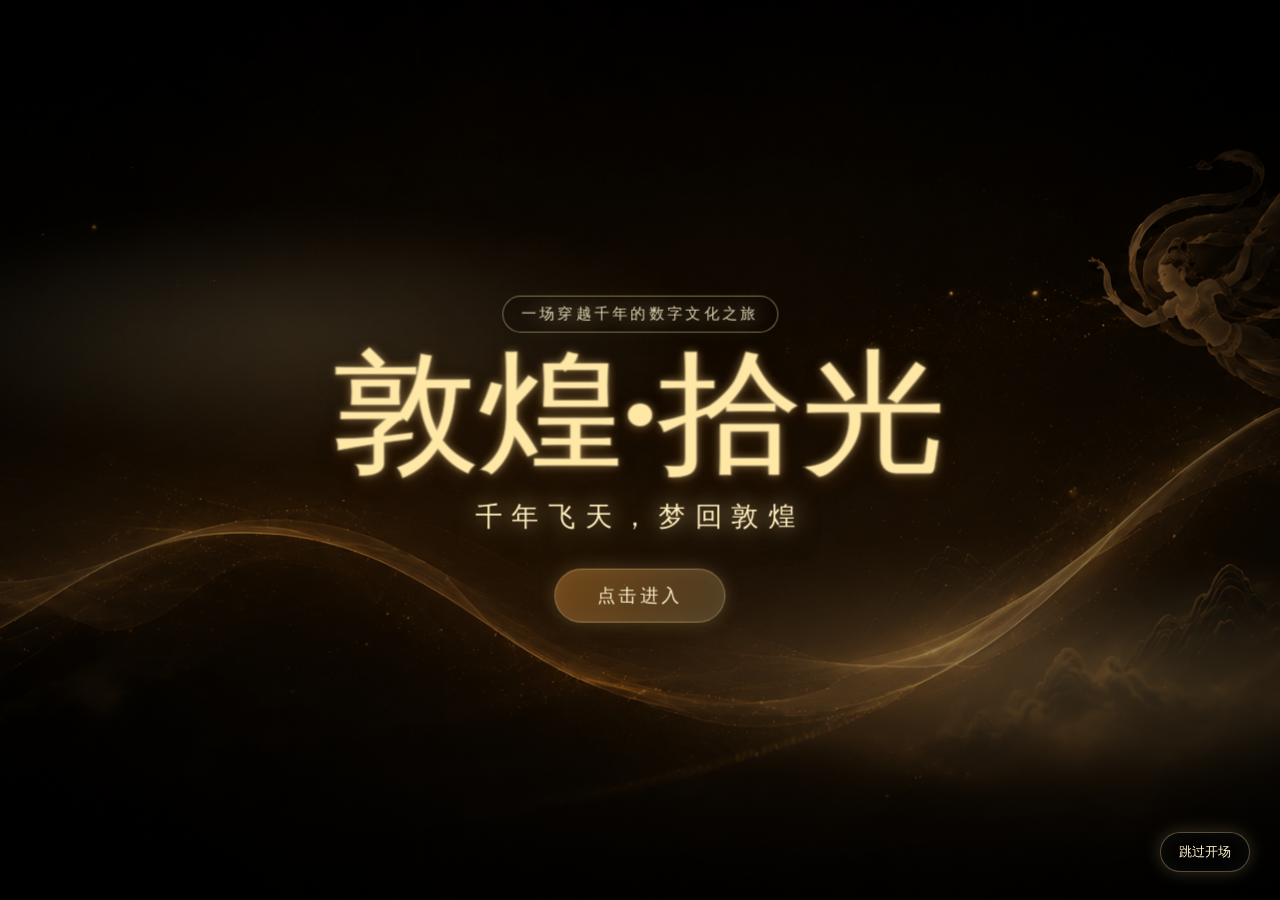
<file: dunhuang_frontend/dunhuang_frontend/welcome.html>
<!DOCTYPE html>
<html lang="zh-CN">
<head>
  <meta charset="UTF-8" />
  <meta name="viewport" content="width=device-width, initial-scale=1.0" />
  <title>敦煌 · 敦煌数字化展示</title>
  <link rel="stylesheet" href="assets/css/welcome.css" />
  <link rel="stylesheet" href="assets/css/ai-assistant.css" />
</head>
<body>
  <main class="app-shell">
    <!-- 开场页 -->
    <section class="intro-screen" id="introScreen">
      <div class="intro-bg"></div>
      <div class="intro-smoke smoke-a"></div>
      <div class="intro-smoke smoke-b"></div>
      <div class="intro-content">
        <div class="seal">一场穿越千年的数字文化之旅</div>
        <h1 class="ancient-title">敦煌·拾光</h1>
        <p>千年飞天，梦回敦煌</p>
        <button class="enter-btn" id="enterBtn">点击进入</button>
      </div>
      <button class="skip-btn" id="skipBtn">跳过开场</button>
    </section>

    <!-- 主界面 -->
    <section class="home-screen" id="homeScreen">
      <div class="home-bg"></div>
      <div class="ink-mask"></div>
      <div class="gold-particles" id="particles"></div>

      <button class="back-home" id="backHome" aria-label="返回第二界面" title="返回">
        <span></span>
      </button>

      <header class="top-bar">
        <div class="brand-block">
          <h2 class="ancient-title">敦煌·拾光</h2>
          <span>千年飞天，梦回敦煌</span>
        </div>
      </header>

      <div class="center-title">
        <h1 class="ancient-title">敦煌·拾光</h1>
        <p>千年飞天，梦回敦煌</p>
      </div>

      <button class="center-label" id="centerLabel" aria-label="进入敦煌七境">
        <span>
          <b>入境敦煌</b>
          <small>开启千年之旅</small>
        </span>
      </button>

      <section class="module-dock" id="moduleDock">
        <div class="dock-head">
          <div>
            <span>云游导览</span>
            <h3>敦煌七境</h3>
          </div>
          <button class="close-dock" id="closeDock">×</button>
        </div>
        <div class="module-grid" id="moduleGrid"></div>
      </section>

      <button class="ai-float" id="aiBtn" aria-label="打开敦煌 AI 助手">
        <img src="assets/images/welcome/AI.png" alt="" />
      </button>
      <section class="ai-panel" id="aiPanel">
        <div class="ai-head">
          <strong>飞天灵犀</strong>
          <button id="aiClose">×</button>
        </div>
        <div class="chat-row bot">你好呀，我是飞天灵犀。跟着我，一起听洞窟低语、寻壁画故事、解锁属于你的敦煌游线吧！</div>
        <div class="quick-questions">
          <button>从哪一境开始游览最合适？</button>
          <button>带我认识一幅经典敦煌壁画</button>
          <button>莫高窟壁画为什么需要数字化保护？</button>
        </div>
        <form class="ai-freeform" id="aiFreeform">
          <label for="aiQuestion">自由提问</label>
          <div>
            <input id="aiQuestion" type="text" placeholder="问问飞天灵犀..." autocomplete="off" />
            <button type="submit">问</button>
          </div>
        </form>
      </section>
    </section>
  </main>

  <script src="assets/js/welcome.js"></script>
  <script src="assets/js/ai-assistant.js"></script>
</body>
</html>
</file>
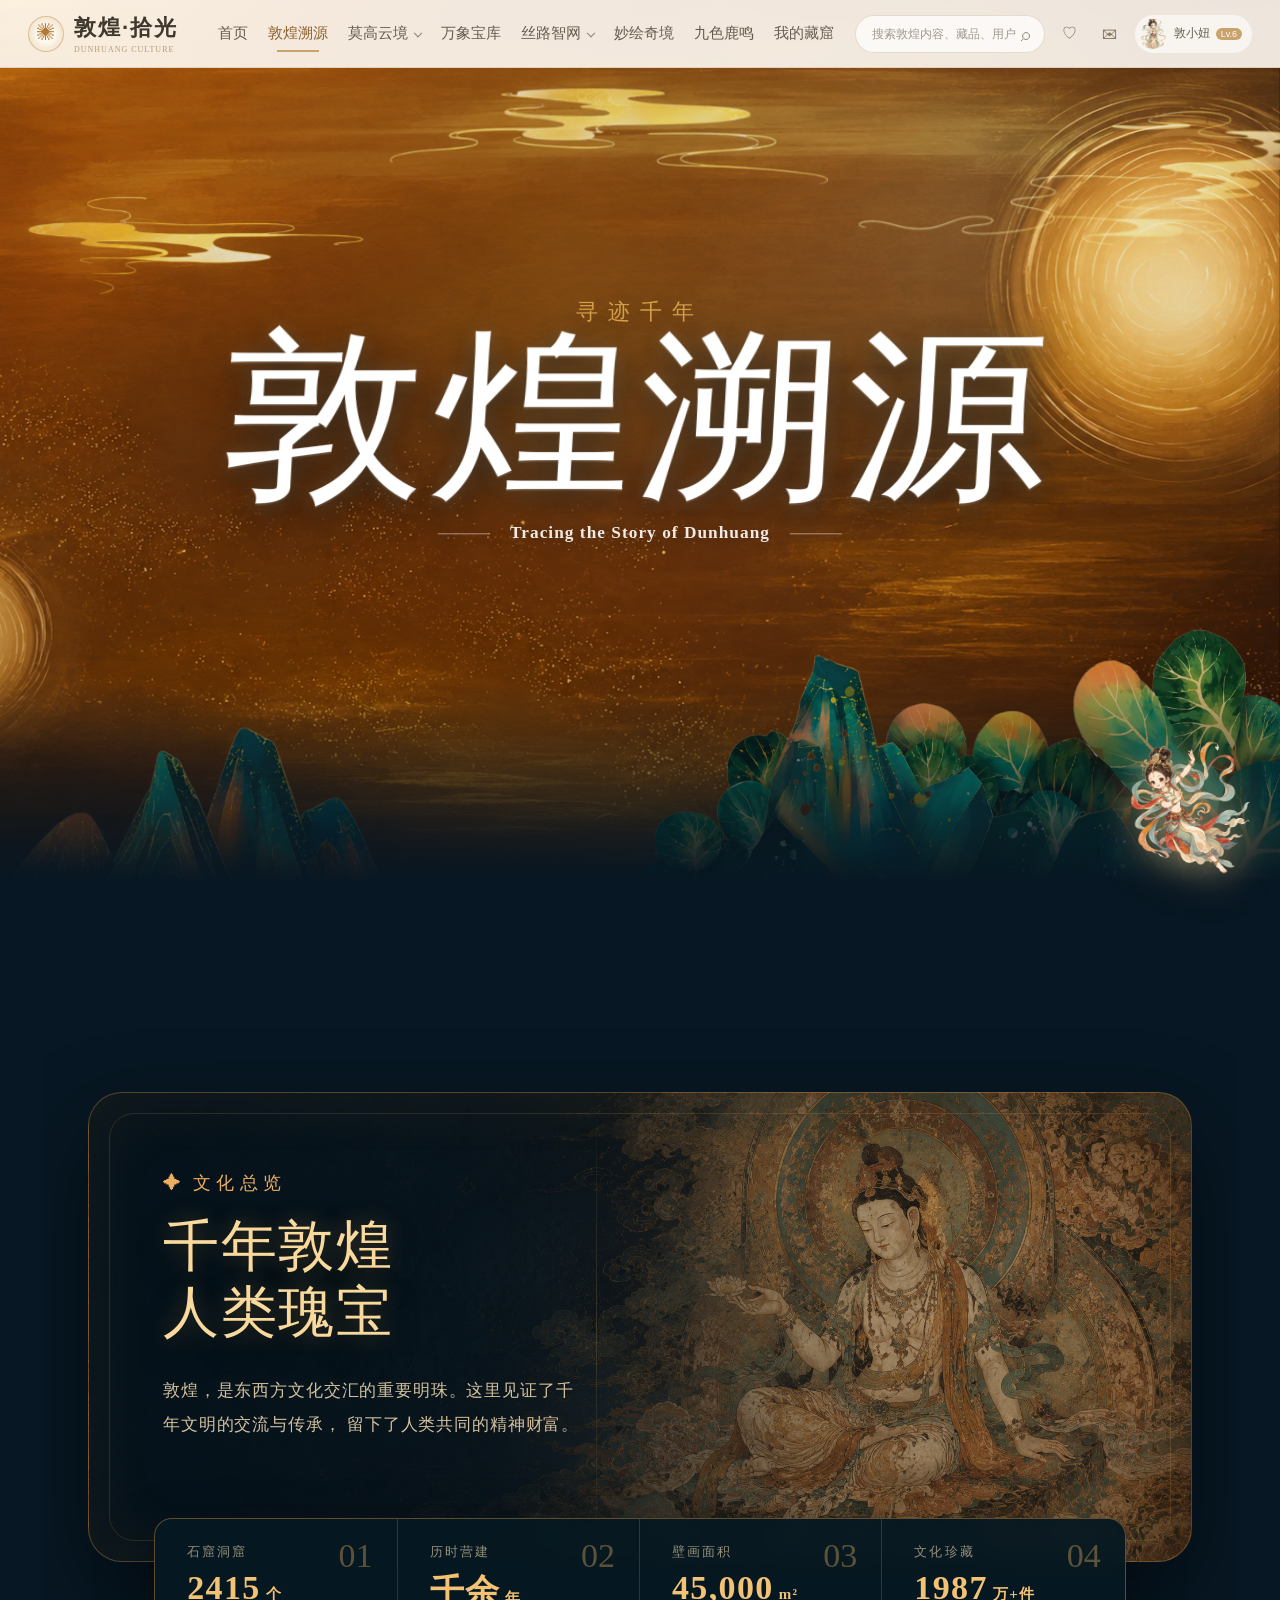
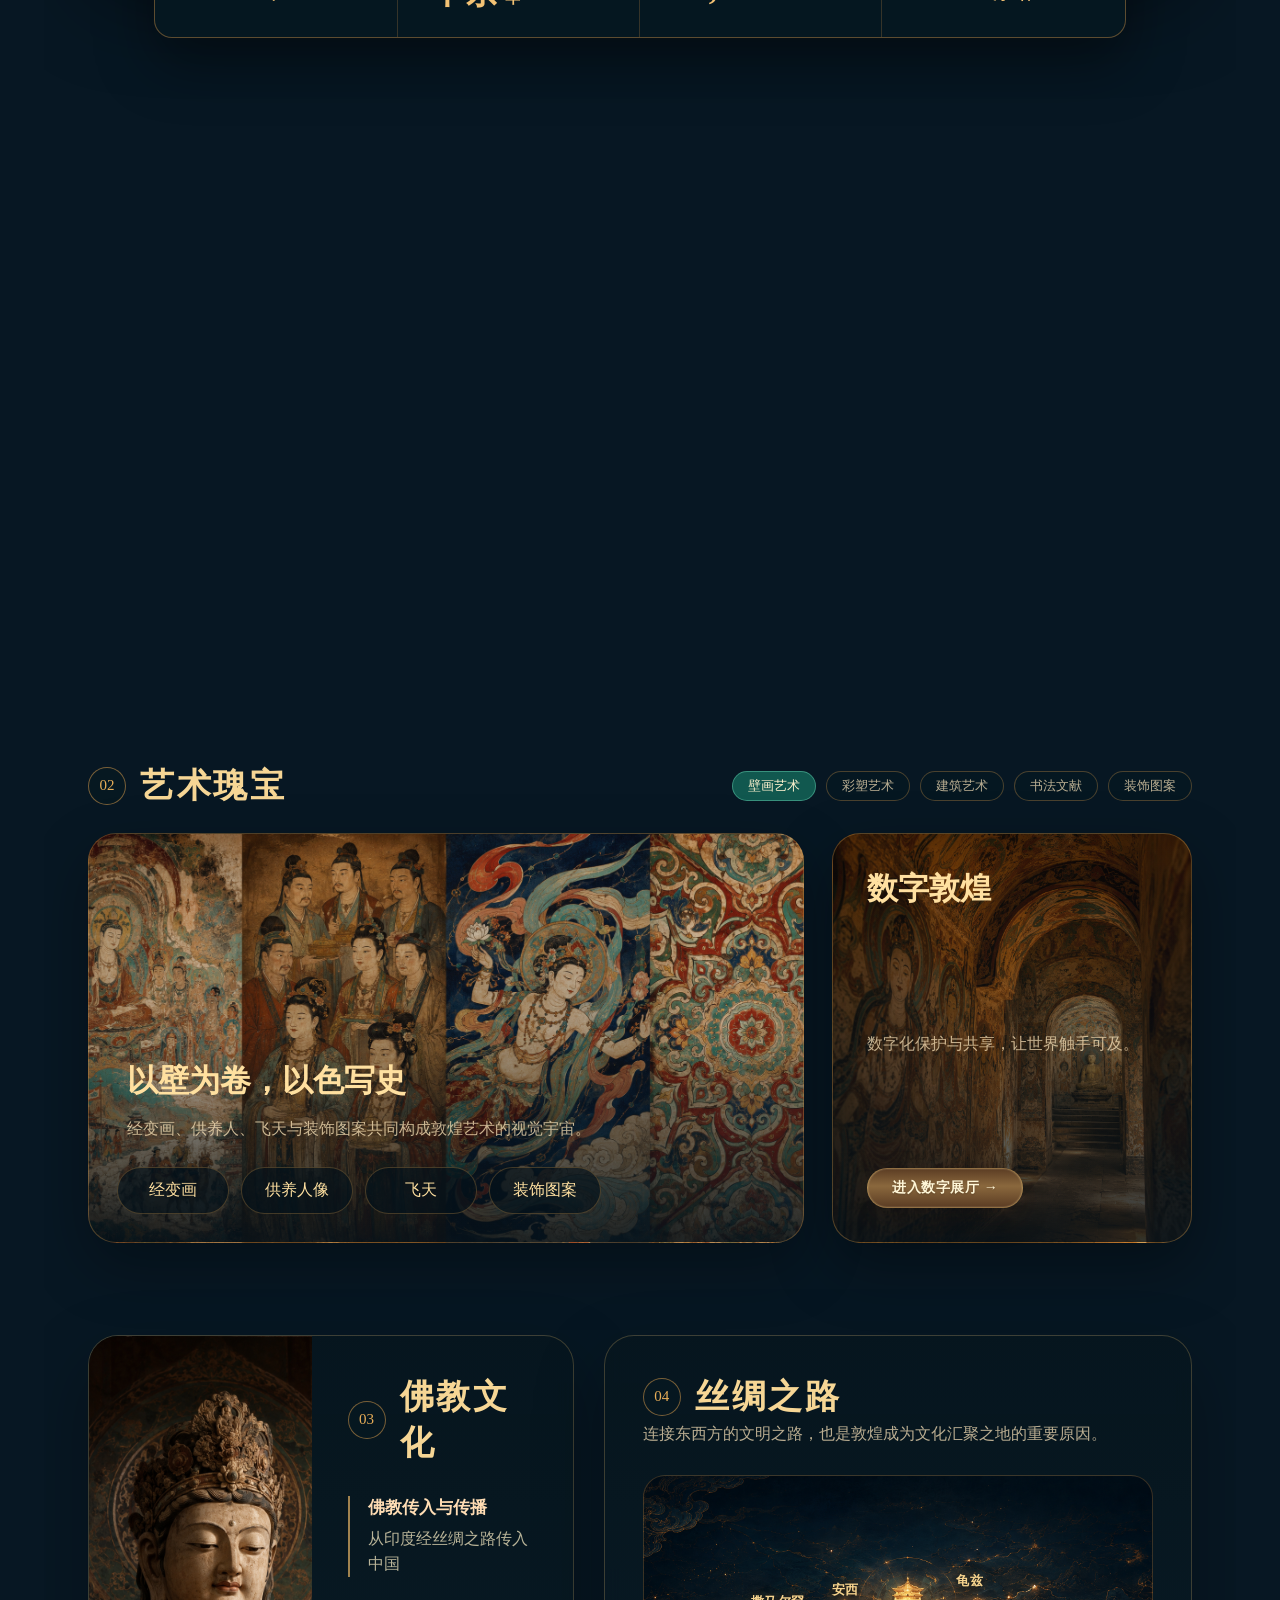
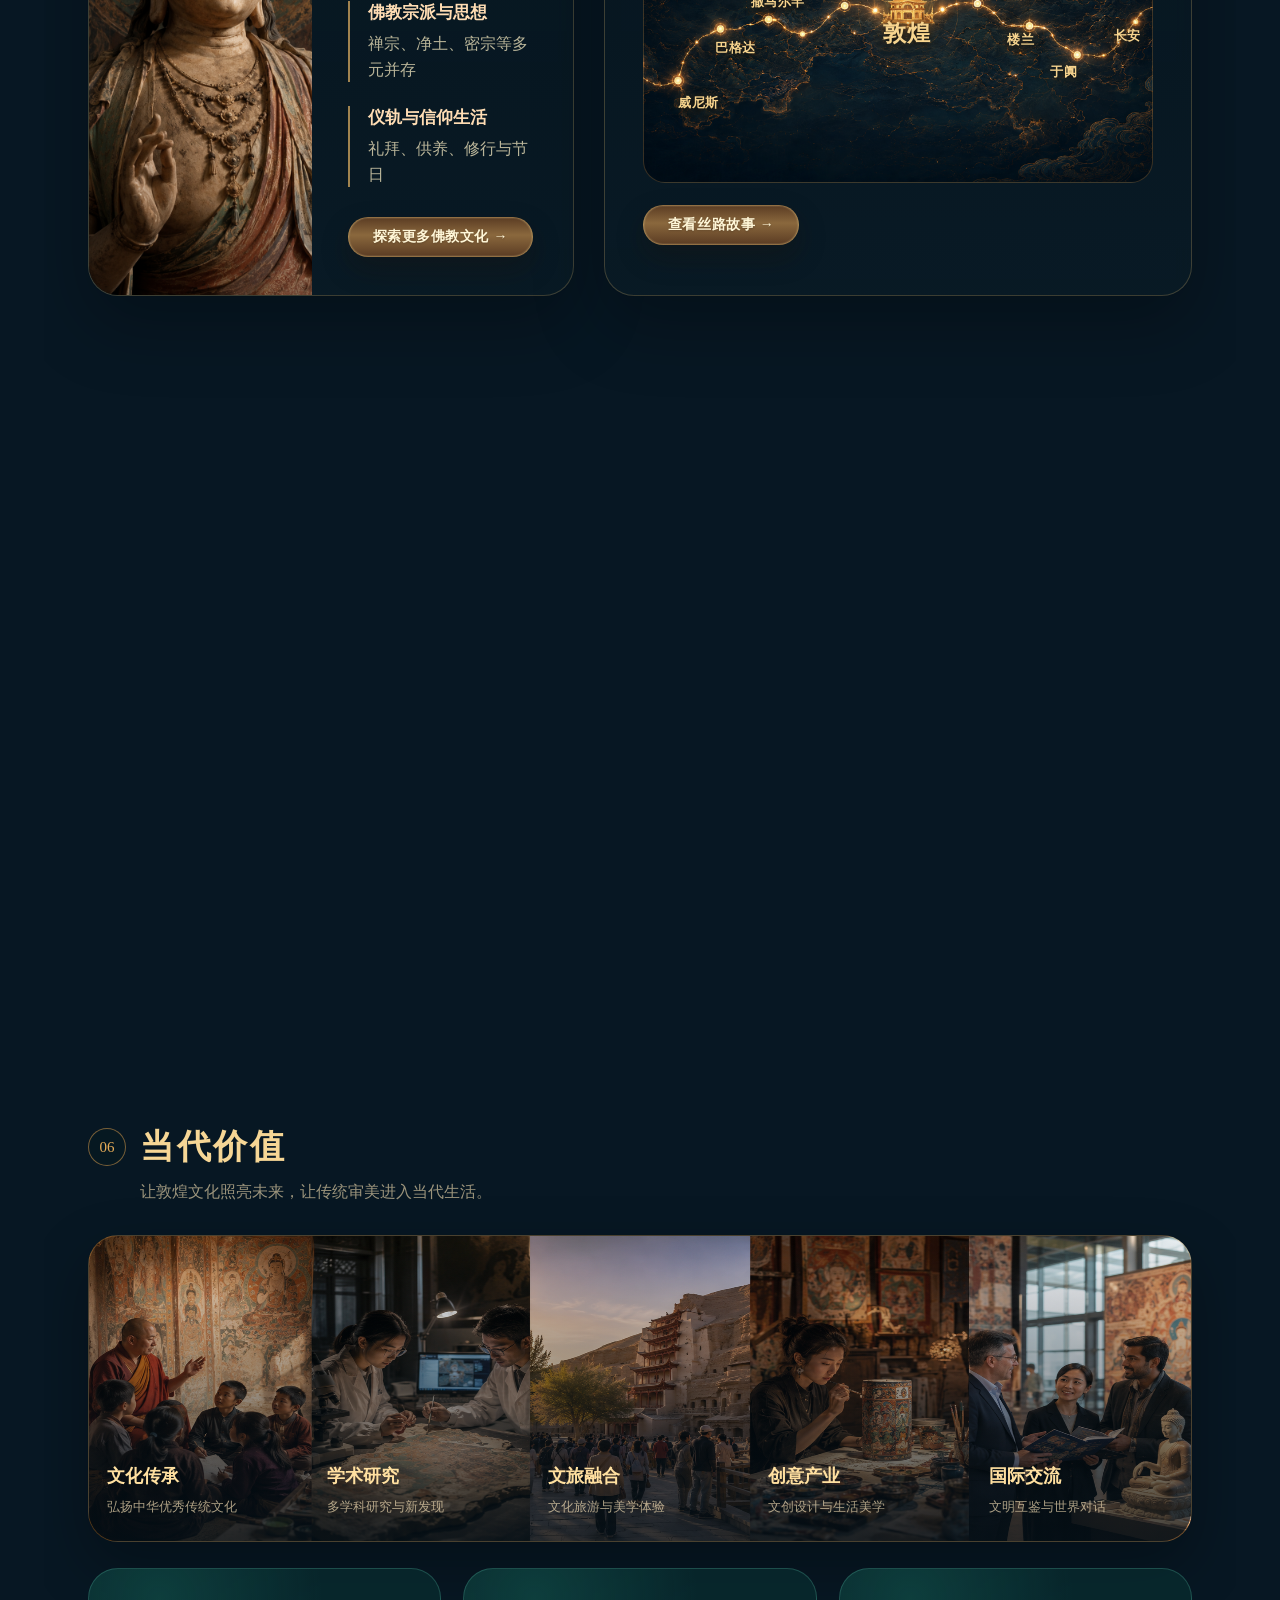
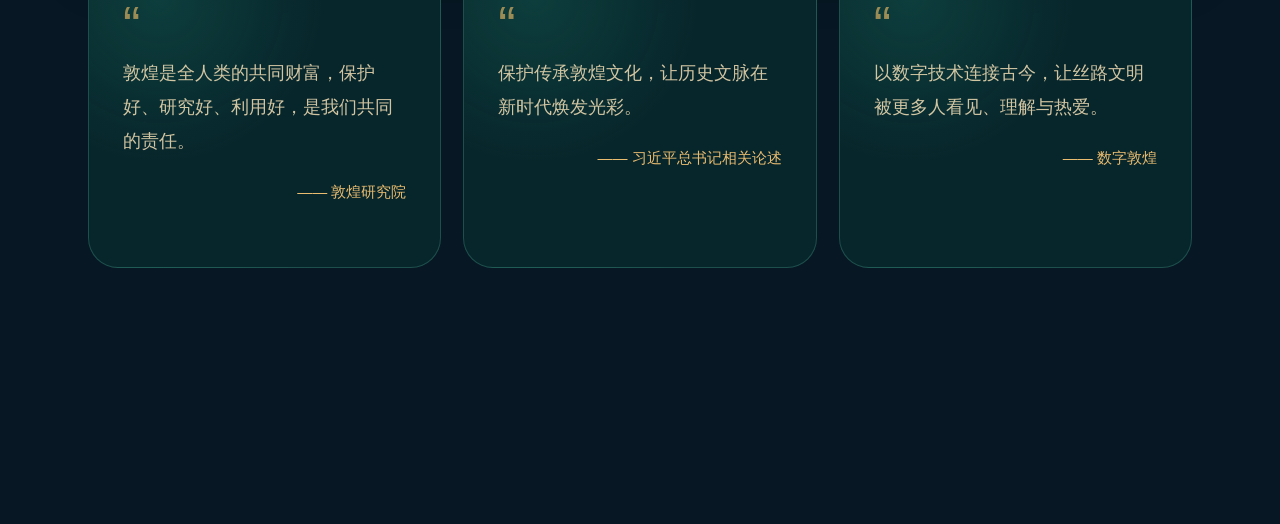
<file: dunhuang_frontend/dunhuang_frontend/pages/community.html>
﻿<!DOCTYPE html>
<html lang="zh-CN">
<head>
  <meta charset="UTF-8" />
  <meta name="viewport" content="width=device-width, initial-scale=1.0" />

  <title>敦煌社区</title>

  <link rel="stylesheet" href="../assets/css/community.css" />
  <link rel="stylesheet" href="../assets/css/ai-assistant.css" />
<style>
.topbar{position:absolute;top:0;left:0;right:0;z-index:50;height:68px;padding:0 28px;display:flex;align-items:center;justify-content:space-between;background:rgba(255,251,244,0.9);border-bottom:1px solid rgba(178,147,105,0.28);backdrop-filter:blur(14px)}
.brand{min-width:170px;display:flex;align-items:center;gap:10px;color:#3f382d}
.brand-logo{width:36px;height:36px;border:1px solid rgba(191,143,79,0.45);border-radius:50%;display:grid;place-items:center;color:#b37a35;background:radial-gradient(circle,#fffaf1 30%,#ead8bb);font-size:18px}
.brand-title{font-size:22px;letter-spacing:2px;font-weight:800;font-family:"STKaiti","KaiTi","Microsoft YaHei",Arial,sans-serif}
.brand-sub{margin-top:2px;color:#b69b76;font-family:Georgia,"Times New Roman",serif;font-size:8px;letter-spacing:1px}
.nav{display:flex;align-items:center;gap:20px;color:#655d50;font-size:15px}
.nav a{position:relative;padding:24px 0;color:inherit;text-decoration:none;white-space:nowrap;font-size:15px;font-family:"STKaiti","KaiTi","Microsoft YaHei",Arial,sans-serif}
.nav a::after{content:"";position:absolute;left:50%;bottom:15px;width:0;height:2px;background:#c8a36c;transform:translateX(-50%);transition:.25s}
.nav a:hover,.nav a.active{color:#8b622f}
.nav a:hover::after,.nav a.active::after{width:70%}
.nav-item{position:relative;display:inline-flex;align-items:center}
.has-dropdown>a{padding-right:13px}
.has-dropdown>a::before{content:"";position:absolute;right:0;top:50%;width:5px;height:5px;border-right:1px solid currentColor;border-bottom:1px solid currentColor;transform:translateY(-62%) rotate(45deg);opacity:.55;transition:transform .22s ease,opacity .22s ease}
.has-dropdown:hover>a::before,.has-dropdown:focus-within>a::before{transform:translateY(-35%) rotate(225deg);opacity:1}
.nav-dropdown{position:absolute;left:50%;top:calc(100% - 7px);z-index:80;width:160px;padding:6px;display:grid;gap:1px;background:linear-gradient(180deg,rgba(255,253,249,.96),rgba(247,238,226,.95));border:1px solid rgba(196,147,88,.34);border-radius:8px;box-shadow:0 18px 42px rgba(92,63,36,.16);opacity:0;visibility:hidden;transform:translate(-50%,10px);transition:opacity .22s ease,transform .22s ease,visibility .22s ease}
.nav-dropdown::before{content:"";position:absolute;left:50%;top:-6px;width:10px;height:10px;background:rgba(255,253,249,.96);border-left:1px solid rgba(196,147,88,.34);border-top:1px solid rgba(196,147,88,.34);transform:translateX(-50%) rotate(45deg)}
.has-dropdown:hover .nav-dropdown,.has-dropdown:focus-within .nav-dropdown{opacity:1;visibility:visible;transform:translate(-50%,0)}
.nav .nav-dropdown a{height:36px;padding:0 10px;display:flex;align-items:center;justify-content:center;color:#4c3c2b;font-size:14px;border-radius:6px}
.nav .nav-dropdown a::before,.nav .nav-dropdown a::after{display:none}
.nav .nav-dropdown a:hover,.nav .nav-dropdown a:focus-visible{color:#8a5a25;background:rgba(196,147,88,.13)}
.nav .has-dropdown>a::before,.nav .has-dropdown>a:hover::before,.nav .has-dropdown>a:focus-visible::before{left:auto!important;right:0!important;top:50%!important;bottom:auto!important;width:5px!important;height:5px!important;background:transparent!important;border-right:1px solid currentColor!important;border-bottom:1px solid currentColor!important;border-left:0!important;border-top:0!important;opacity:.72!important;box-shadow:none!important}
.nav .has-dropdown>a::before{transform:translateY(-62%) rotate(45deg)!important}
.nav .has-dropdown:hover>a::before,.nav .has-dropdown:focus-within>a::before{transform:translateY(-35%) rotate(225deg)!important}
.top-actions{display:flex;align-items:center;gap:10px;flex-shrink:0}
.search{width:190px;height:38px;padding:0 14px;border:1px solid rgba(176,146,106,0.28);border-radius:999px;display:flex;align-items:center;color:#9d907e;background:rgba(255,255,255,0.72)}
.search input{min-width:0;flex:1;border:none;outline:none;background:transparent;color:#776a5a;font-size:12px}
.search input::placeholder{color:rgba(119,106,90,0.68)}
.search span{font-size:18px;line-height:1}
.icon-btn{width:30px;height:30px;border:0;border-radius:50%;background:transparent;color:#877665;font-size:15px}
.icon-btn:hover{background:rgba(200,163,108,0.14)}
.user-mini{height:38px;padding:3px 10px 3px 3px;display:flex;align-items:center;gap:6px;border-radius:999px;color:#655d50;background:rgba(255,255,255,0.62);cursor:default}
.user-mini img{width:30px;height:30px;border-radius:50%;object-fit:cover}
.user-mini span{font-size:12px;white-space:nowrap;font-family:"STKaiti","KaiTi","Microsoft YaHei",Arial,sans-serif}
.user-mini em{padding:1px 5px;border-radius:999px;color:#fff;background:#c8a36c;font-size:9px;font-style:normal}
</style>
</head>

<body>
  <main class="community-page">
    <section class="community-opening" id="communityOpening">
      <div class="opening-sticky">
        <div class="opening-scene">
          <img
            class="opening-layer opening-bg"
            src="../assets/images/community/bg.png"
            alt="敦煌背景"
          />

          <img
            class="opening-layer cloud cloud-left"
            src="../assets/images/community/cloud-left.png"
            alt="左侧云纹"
          />

          <img
            class="opening-layer cloud cloud-top"
            src="../assets/images/community/cloud-top.png"
            alt="顶部云纹"
          />

          <img
            class="opening-layer cloud cloud-right"
            src="../assets/images/community/cloud-right.png"
            alt="右侧云纹"
          />

          <img
            class="opening-layer mountain mountain-center"
            src="../assets/images/community/mountain-center.png"
            alt="中间远山"
          />

          <img
            class="opening-layer mountain mountain-left"
            src="../assets/images/community/mountain-left.png"
            alt="左侧山体"
          />

          <img
            class="opening-layer mountain mountain-right"
            src="../assets/images/community/mountain-right.png"
            alt="右侧山体"
          />

          <header class="topbar">
            <div class="brand">
              <div class="brand-logo">✺</div>
              <div>
                <div class="brand-title">敦煌·拾光</div>
                <div class="brand-sub">DUNHUANG CULTURE</div>
              </div>
            </div>

            <nav class="nav">
              <a href="../welcome.html?view=home">首页</a>
              <a class="active" href="./community.html">敦煌溯源</a>
              <span class="nav-item has-dropdown">
                <a href="./mogao1.html">莫高云境</a>
                <span class="nav-dropdown">
                  <a href="./mogao1.html">云游洞窟</a>
                  <a href="./mogao2.html">洞窟筛选</a>
                </span>
              </span>
              <a href="./wanxiang.html">万象宝库</a>
              <span class="nav-item has-dropdown">
                <a href="./knowledge1.html">丝路智网</a>
                <span class="nav-dropdown">
                  <a href="./knowledge1.html">知识图谱</a>
                  <a href="./knowledge2.html">智能检索</a>
                </span>
              </span>
              <a href="./game.html">妙绘奇境</a>
              <a href="./origin.html">九色鹿鸣</a>
              <a href="./profile.html">我的藏窟</a>
            </nav>

            <div class="top-actions">
              <div class="search">
                <input type="text" placeholder="搜索敦煌内容、藏品、用户" />
                <span>⌕</span>
              </div>
              <button class="icon-btn">♡</button>
              <button class="icon-btn">✉</button>
              <div class="user-mini">
                <img src="../assets/images/profile/lingxi-main.png" alt="用户头像">
                <span>敦小妞</span>
                <em>Lv.6</em>
              </div>
            </div>
          </header>

          <div class="opening-title">
            <div class="title-small">寻迹千年</div>
            <h1>敦煌溯源</h1>
            <p>Tracing the Story of Dunhuang</p>
          </div>

          <div class="bottom-fade"></div>
        </div>
      </div>
    </section>

    <section class="community-content origin-overview" id="originOverview">
  <div class="overview-bg-deco"></div>

  <div class="overview-shell">
     <section class="community-content origin-overview" id="originOverview">
      <div class="overview-shell">
        <section class="overview-hero reveal">
          <div class="overview-hero__content">
            <div class="eyebrow">文化总览</div>
            <h2>千年敦煌<br />人类瑰宝</h2>
            <p>
              敦煌，是东西方文化交汇的重要明珠。这里见证了千年文明的交流与传承，
              留下了人类共同的精神财富。
            </p>
          </div>
        </section>

        <section class="overview-stats reveal" aria-label="敦煌数据概览">
          <article class="stat-item">
            <span>01</span>
            <p>石窟洞窟</p>
            <strong>2415<em>个</em></strong>
          </article>
          <article class="stat-item">
            <span>02</span>
            <p>历时营建</p>
            <strong>千余<em>年</em></strong>
          </article>
          <article class="stat-item">
            <span>03</span>
            <p>壁画面积</p>
            <strong>45,000<em>m²</em></strong>
          </article>
          <article class="stat-item">
            <span>04</span>
            <p>文化珍藏</p>
            <strong>1987<em>万+件</em></strong>
          </article>
        </section>

        <section class="overview-block history-block reveal">
          <div class="section-title">
            <span>01</span>
            <h3>历史变革</h3>
            <p>沿着丝路长卷，回望敦煌从开凿、繁盛到保护传承的千年轨迹。</p>
          </div>

          <div class="history-panorama">
            <div class="history-points">
              <article>
                <b>先秦至两汉</b>
                <small>丝路开通 / 文明交汇</small>
              </article>
              <article>
                <b>魏晋南北朝</b>
                <small>佛教初传 / 石窟开凿</small>
              </article>
              <article class="active">
                <b>隋唐五代</b>
                <small>鼎盛时期 / 艺术辉煌</small>
              </article>
              <article>
                <b>宋元时期</b>
                <small>延续发展 / 风格多元</small>
              </article>
              <article>
                <b>明清时期</b>
                <small>世俗生活 / 民俗画卷</small>
              </article>
              <article>
                <b>近现代</b>
                <small>保护研究 / 薪火相传</small>
              </article>
            </div>
          </div>
        </section>

        <section class="overview-block art-block reveal">
          <div class="section-head">
            <div class="section-title compact">
              <span>02</span>
              <h3>艺术瑰宝</h3>
            </div>
            <div class="art-tabs">
              <button class="art-tab active">壁画艺术</button>
              <button class="art-tab">彩塑艺术</button>
              <button class="art-tab">建筑艺术</button>
              <button class="art-tab">书法文献</button>
              <button class="art-tab">装饰图案</button>
            </div>
          </div>

          <div class="art-editorial">
            <div class="art-stage">
              <div class="art-copy">
                <h4>以壁为卷，以色写史</h4>
                <p>经变画、供养人、飞天与装饰图案共同构成敦煌艺术的视觉宇宙。</p>
              </div>
              <div class="art-labels">
                <span>经变画</span>
                <span>供养人像</span>
                <span>飞天</span>
                <span>装饰图案</span>
              </div>
            </div>

            <aside class="digital-panel">
              <h4>数字敦煌</h4>
              <p>数字化保护与共享，让世界触手可及。</p>
              <a href="javascript:void(0);" role="button">进入数字展厅 →</a>
            </aside>
          </div>
        </section>

        <section class="overview-dual reveal">
          <article class="culture-panel">
            <div class="panel-image buddha-image"></div>
            <div class="panel-copy">
              <div class="section-title compact">
                <span>03</span>
                <h3>佛教文化</h3>
              </div>
              <ul>
                <li><b>佛教传入与传播</b><em>从印度经丝绸之路传入中国</em></li>
                <li><b>佛教宗派与思想</b><em>禅宗、净土、密宗等多元并存</em></li>
                <li><b>仪轨与信仰生活</b><em>礼拜、供养、修行与节日</em></li>
              </ul>
              <a href="javascript:void(0);" role="button">探索更多佛教文化 →</a>
            </div>
          </article>

          <article class="road-panel">
            <div class="section-title compact">
              <span>04</span>
              <h3>丝绸之路</h3>
            </div>
            <p>连接东西方的文明之路，也是敦煌成为文化汇聚之地的重要原因。</p>
            <div class="road-map">
              <span class="route-label route-venice">威尼斯</span>
              <span class="route-label route-changan">巴格达</span>
              <span class="route-label route-turpan">撒马尔罕</span>
              <span class="route-label route-anxi">安西</span>
              <span class="route-label route-dunhuang">敦煌</span>
              <span class="route-label route-qiuci">龟兹</span>
              <span class="route-label route-loulan">楼兰</span>
              <span class="route-label route-huayuan">于阗</span>
              <span class="route-label route-baghdad">长安</span>
            </div>
            <a href="javascript:void(0);" role="button">查看丝路故事 →</a>
          </article>
        </section>

        <section class="overview-block repair-block reveal">
          <div class="section-title">
            <span>05</span>
            <h3>保护修复</h3>
            <p>从环境监测到数字采集，从人工修复到国际合作，守护千年瑰宝。</p>
          </div>

          <div class="repair-editorial">
            <div class="repair-photo"></div>
            <div class="repair-list">
              <article><span>监测预警</span><p>环境监测与风险预警</p></article>
              <article><span>科技保护</span><p>先进技术守护石窟</p></article>
              <article><span>修复工作</span><p>壁画彩塑修复实践</p></article>
              <article><span>人才培养</span><p>专业人才培养体系</p></article>
              <article><span>国际合作</span><p>全球协作与经验交流</p></article>
            </div>
          </div>
        </section>

        <section class="overview-block modern-block reveal">
          <div class="section-title">
            <span>06</span>
            <h3>当代价值</h3>
            <p>让敦煌文化照亮未来，让传统审美进入当代生活。</p>
          </div>

          <div class="modern-editorial">
            <div class="modern-strip">
              <div><b>文化传承</b><small>弘扬中华优秀传统文化</small></div>
              <div><b>学术研究</b><small>多学科研究与新发现</small></div>
              <div><b>文旅融合</b><small>文化旅游与美学体验</small></div>
              <div><b>创意产业</b><small>文创设计与生活美学</small></div>
              <div><b>国际交流</b><small>文明互鉴与世界对话</small></div>
            </div>
            <div class="modern-quotes">
              <blockquote>
                敦煌是全人类的共同财富，保护好、研究好、利用好，是我们共同的责任。
                <span>—— 敦煌研究院</span>
              </blockquote>
              <blockquote>
                保护传承敦煌文化，让历史文脉在新时代焕发光彩。
                <span>—— 习近平总书记相关论述</span>
              </blockquote>
              <blockquote>
                以数字技术连接古今，让丝路文明被更多人看见、理解与热爱。
                <span>—— 数字敦煌</span>
              </blockquote>
            </div>
          </div>
        </section>
      </div>
    </section>

  </main>

  <script src="../assets/js/community.js"></script>
  <script src="../assets/js/ai-assistant.js"></script>
</body>
</html>
</file>
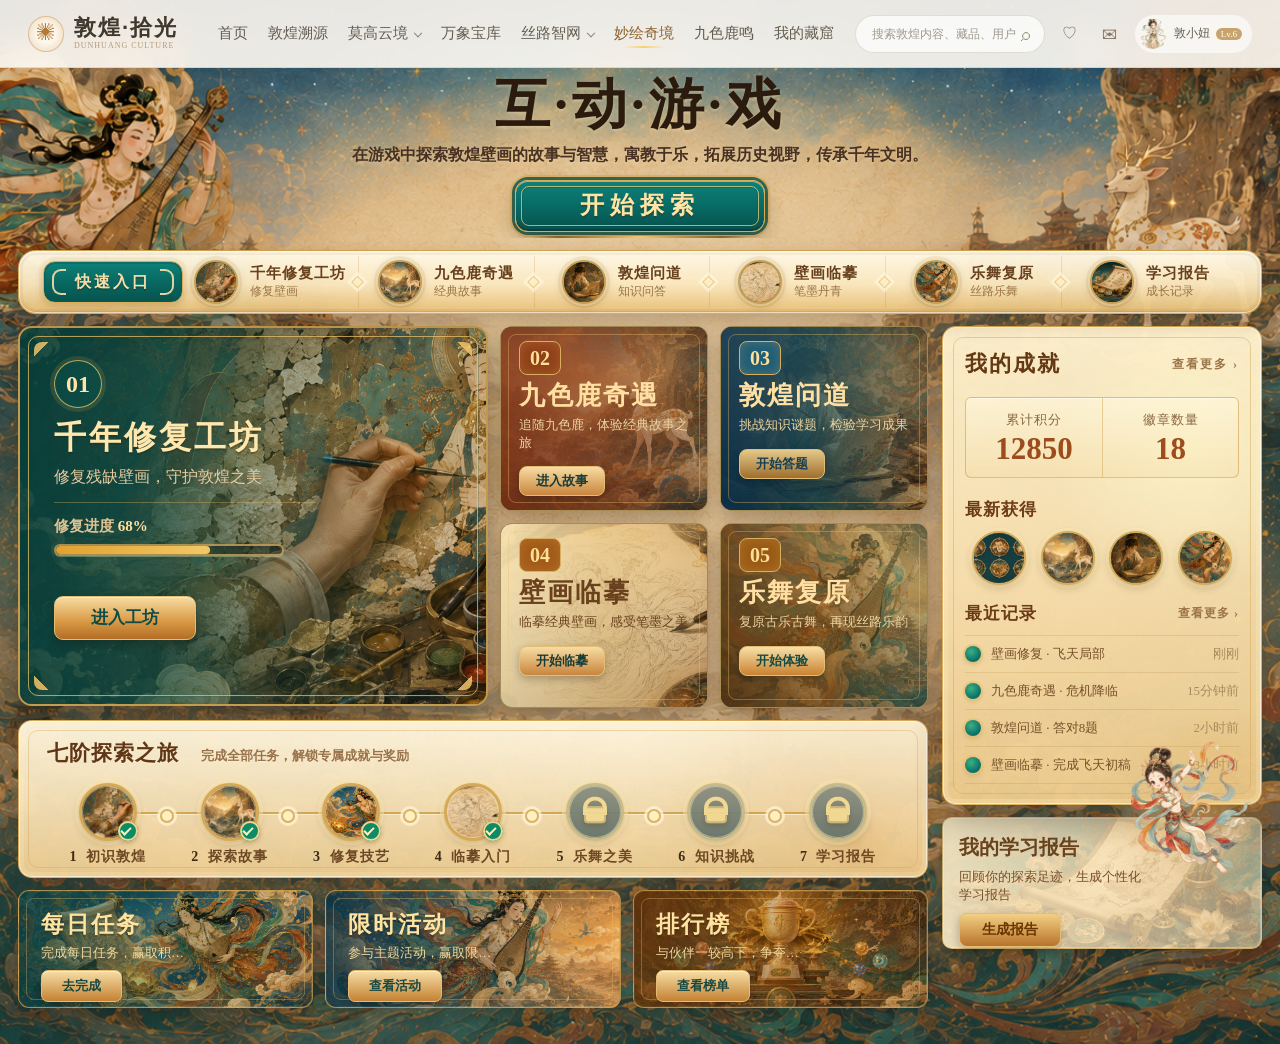
<file: dunhuang_frontend/dunhuang_frontend/pages/game.html>
<!DOCTYPE html>
<html lang="zh-CN">
<head>
  <meta charset="UTF-8" />
  <meta name="viewport" content="width=device-width, initial-scale=1.0" />
  <title>互动游戏</title>
  <link rel="stylesheet" href="../assets/css/style.css" />
 <link rel="stylesheet" href="../assets/css/ai-assistant.css" />
<style>
.topbar{position:absolute;top:0;left:0;right:0;z-index:50;height:68px;padding:0 28px;display:flex;align-items:center;justify-content:space-between;background:rgba(255,251,244,0.9)!important;border-bottom:1px solid rgba(178,147,105,0.28)!important;backdrop-filter:blur(14px);box-shadow:none!important}
.brand{min-width:170px!important;display:flex;align-items:center;gap:10px!important;color:#3f382d!important;width:auto!important}
.brand-logo{width:36px!important;height:36px!important;border:1px solid rgba(191,143,79,0.45)!important;border-radius:50%!important;display:grid;place-items:center;color:#b37a35!important;background:radial-gradient(circle,#fffaf1 30%,#ead8bb)!important;font-size:18px!important;box-shadow:none!important}
.brand-title{font-size:22px!important;letter-spacing:2px!important;font-weight:800!important;color:#3f382d!important;font-family:"STKaiti","KaiTi","Microsoft YaHei",Arial,sans-serif!important;margin:0!important}
.brand-sub{margin-top:2px!important;color:#b69b76!important;font-family:Georgia,"Times New Roman",serif!important;font-size:8px!important;letter-spacing:1px!important}
.nav{display:flex!important;align-items:center!important;gap:20px!important;color:#655d50!important;font-size:15px!important;height:auto!important}
.nav a{position:relative!important;padding:24px 0!important;color:#655d50!important;text-decoration:none!important;white-space:nowrap!important;font-size:15px!important;font-weight:normal!important;letter-spacing:0!important;font-family:"STKaiti","KaiTi","Microsoft YaHei",Arial,sans-serif!important}
.nav a::after{content:"";position:absolute;left:50%;bottom:15px;width:0;height:2px;background:#c8a36c;transform:translateX(-50%);transition:.25s}
.nav a:hover,.nav a.active{color:#8b622f!important}
.nav a:hover::after,.nav a.active::after{width:70%!important}
.nav a.active::before{display:none!important}
.nav-item{position:relative;display:inline-flex;align-items:center}
.has-dropdown>a{padding-right:13px!important}
.has-dropdown>a::before{content:"";position:absolute;right:0;top:50%;width:5px;height:5px;border-right:1px solid currentColor;border-bottom:1px solid currentColor;transform:translateY(-62%) rotate(45deg);opacity:.55;transition:transform .22s ease,opacity .22s ease}
.has-dropdown:hover>a::before,.has-dropdown:focus-within>a::before{transform:translateY(-35%) rotate(225deg);opacity:1}
.nav-dropdown{position:absolute;left:50%;top:calc(100% - 7px);z-index:80;width:160px;padding:6px;display:grid;gap:1px;background:linear-gradient(180deg,rgba(255,253,249,.96),rgba(247,238,226,.95))!important;border:1px solid rgba(196,147,88,.34)!important;border-radius:8px;box-shadow:0 18px 42px rgba(92,63,36,.16)!important;opacity:0;visibility:hidden;transform:translate(-50%,10px);transition:opacity .22s ease,transform .22s ease,visibility .22s ease}
.nav-dropdown::before{content:"";position:absolute;left:50%;top:-6px;width:10px;height:10px;background:rgba(255,253,249,.96)!important;border-left:1px solid rgba(196,147,88,.34)!important;border-top:1px solid rgba(196,147,88,.34)!important;transform:translateX(-50%) rotate(45deg)}
.has-dropdown:hover .nav-dropdown,.has-dropdown:focus-within .nav-dropdown{opacity:1;visibility:visible;transform:translate(-50%,0)}
.nav .nav-dropdown a{height:36px;padding:0 10px;display:flex;align-items:center;justify-content:center;color:#4c3c2b!important;font-size:14px!important;border-radius:6px}
.nav .nav-dropdown a::before,.nav .nav-dropdown a::after{display:none}
.nav .nav-dropdown a:hover,.nav .nav-dropdown a:focus-visible{color:#8a5a25!important;background:rgba(196,147,88,.13)!important}
.nav .has-dropdown>a::before,.nav .has-dropdown>a:hover::before,.nav .has-dropdown>a:focus-visible::before{left:auto!important;right:0!important;top:50%!important;bottom:auto!important;width:5px!important;height:5px!important;background:transparent!important;border-right:1px solid currentColor!important;border-bottom:1px solid currentColor!important;border-left:0!important;border-top:0!important;opacity:.72!important;box-shadow:none!important}
.nav .has-dropdown>a::before{transform:translateY(-62%) rotate(45deg)!important}
.nav .has-dropdown:hover>a::before,.nav .has-dropdown:focus-within>a::before{transform:translateY(-35%) rotate(225deg)!important}
.top-actions{display:flex!important;align-items:center!important;gap:10px!important;flex-shrink:0;width:auto!important}
.top-actions .search{order:0!important;width:190px!important;height:38px!important;padding:0 14px!important;border:1px solid rgba(176,146,106,0.28)!important;border-radius:999px!important;display:flex!important;align-items:center!important;color:#9d907e!important;background:rgba(255,255,255,0.72)!important}
.top-actions .search input{min-width:0;flex:1;border:none;outline:none;background:transparent;color:#776a5a!important;font-size:12px!important}
.top-actions .search input::placeholder{color:rgba(119,106,90,0.68)!important}
.top-actions .search span{font-size:18px!important;line-height:1}
.top-actions .icon-btn{order:0!important;width:30px!important;height:30px!important;border:0!important;border-radius:50%!important;background:transparent!important;color:#877665!important;font-size:15px!important}
.top-actions .icon-btn:hover{background:rgba(200,163,108,0.14)!important}
.top-actions .user-mini{order:0!important;height:38px!important;padding:3px 10px 3px 3px!important;display:flex!important;align-items:center!important;gap:6px!important;border-radius:999px!important;color:#655d50!important;background:rgba(255,255,255,0.62)!important;cursor:default;text-decoration:none!important}
.top-actions .user-mini img{width:30px!important;height:30px!important;border-radius:50%!important;object-fit:cover}
.top-actions .user-mini span{font-size:12px!important;white-space:nowrap;font-family:"STKaiti","KaiTi","Microsoft YaHei",Arial,sans-serif!important;color:#655d50!important}
.top-actions .user-mini em{padding:1px 5px!important;border-radius:999px!important;color:#fff!important;background:#c8a36c!important;font-size:9px!important;font-style:normal}
.nav-item.has-dropdown::after{display:none!important}
.hero{padding-top:68px}
.quick-strip{margin-top:12px!important}
</style>

</head>
<body>
  <main class="page-shell">
        <header class="topbar">
      <div class="brand">
        <div class="brand-logo">✺</div>
        <div>
          <div class="brand-title">敦煌·拾光</div>
          <div class="brand-sub">DUNHUANG CULTURE</div>
        </div>
      </div>
      <nav class="nav">
        <a href="../welcome.html?view=home">首页</a>
        <a href="./community.html">敦煌溯源</a>
        <span class="nav-item has-dropdown">
          <a href="./mogao1.html">莫高云境</a>
          <span class="nav-dropdown">
            <a href="./mogao1.html">云游洞窟</a>
            <a href="./mogao2.html">洞窟筛选</a>
          </span>
        </span>
        <a href="./wanxiang.html">万象宝库</a>
        <span class="nav-item has-dropdown">
          <a href="./knowledge1.html">丝路智网</a>
          <span class="nav-dropdown">
            <a href="./knowledge1.html">知识图谱</a>
            <a href="./knowledge2.html">智能检索</a>
          </span>
        </span>
        <a href="./game.html" class="active">妙绘奇境</a>
        <a href="./origin.html">九色鹿鸣</a>
        <a href="./profile.html">我的藏窟</a>
      </nav>
      <div class="top-actions">
        <div class="search">
          <input type="text" placeholder="搜索敦煌内容、藏品、用户" />
          <span>⌕</span>
        </div>
        <button class="icon-btn">♡</button>
        <button class="icon-btn">✉</button>
        <div class="user-mini">
          <img src="../assets/images/profile/lingxi-main.png" alt="用户头像">
          <span>敦小妞</span>
          <em>Lv.6</em>
        </div>
      </div>
    </header>

    <section class="hero">
      <div class="hero-shade"></div>
      <div class="hero-content">
        <h1>互·动·游·戏</h1>
        <p>在游戏中探索敦煌壁画的故事与智慧，寓教于乐，拓展历史视野，传承千年文明。</p>
        <button class="primary-cta">开始探索</button>
      </div>
    </section>

    <section class="quick-strip panel">
      <div class="quick-title">快速入口</div>
      <div class="quick-item"><span class="coin"><img src="../assets/images/game/module-restoration.png" alt=""></span><div><b>千年修复工坊</b><small>修复壁画</small></div></div>
      <div class="quick-item"><span class="coin"><img src="../assets/images/game/module-deer.png" alt=""></span><div><b>九色鹿奇遇</b><small>经典故事</small></div></div>
      <div class="quick-item"><span class="coin"><img src="../assets/images/game/module-quiz.png" alt=""></span><div><b>敦煌问道</b><small>知识问答</small></div></div>
      <div class="quick-item"><span class="coin"><img src="../assets/images/game/module-copy.png" alt=""></span><div><b>壁画临摹</b><small>笔墨丹青</small></div></div>
      <div class="quick-item"><span class="coin"><img src="../assets/images/game/module-music.png" alt=""></span><div><b>乐舞复原</b><small>丝路乐舞</small></div></div>
      <div class="quick-item"><span class="coin"><img src="../assets/images/game/module-report.png" alt=""></span><div><b>学习报告</b><small>成长记录</small></div></div>
    </section>

    <section class="content-grid">
      <div class="left-main">
        <article class="module-card big restoration" data-module="修复工坊">
          <div class="card-bg"><img src="../assets/images/game/module-restoration.png" alt="千年修复工坊"></div>
          <div class="card-overlay"></div>
          <div class="card-body">
            <div class="num">01</div>
            <h2>千年修复工坊</h2>
            <p class="subtitle">修复残缺壁画，守护敦煌之美</p>
            <div class="repair-progress">
              <span>修复进度 <strong>68%</strong></span>
              <i></i>
            </div>
            <button class="card-btn">进入工坊</button>
          </div>
        </article>

        <div class="middle-cards">
          <article class="module-card deer">
            <div class="card-bg"><img src="../assets/images/game/module-deer.png" alt="九色鹿奇遇"></div>
            <div class="card-overlay warm"></div>
            <div class="card-body compact">
              <div class="num small">02</div>
              <h2>九色鹿奇遇</h2>
              <p>追随九色鹿，体验经典故事之旅</p>
              <div class="story-points"></div>
              <button class="mini-btn">进入故事</button>
            </div>
          </article>

          <article class="module-card quiz">
            <div class="card-bg"><img src="../assets/images/game/module-quiz.png" alt="敦煌问道"></div>
            <div class="card-overlay teal"></div>
            <div class="card-body compact">
              <div class="num small">03</div>
              <h2>敦煌问道</h2>
              <p>挑战知识谜题，检验学习成果</p>
              <button class="mini-btn">开始答题</button>
            </div>
          </article>

          <article class="module-card copy">
            <div class="card-bg"><img src="../assets/images/game/module-copy.png" alt="壁画临摹"></div>
            <div class="card-overlay light"></div>
            <div class="card-body compact dark-text">
              <div class="num small">04</div>
              <h2>壁画临摹</h2>
              <p>临摹经典壁画，感受笔墨之美</p>
              <button class="mini-btn">开始临摹</button>
            </div>
          </article>

          <article class="module-card music">
            <div class="card-bg"><img src="../assets/images/game/module-music.png" alt="乐舞复原"></div>
            <div class="card-overlay teal"></div>
            <div class="card-body compact">
              <div class="num small">05</div>
              <h2>乐舞复原</h2>
              <p>复原古乐古舞，再现丝路乐韵</p>
              <button class="mini-btn">开始体验</button>
            </div>
          </article>
        </div>

        <section class="journey panel">
          <div class="journey-title">七阶探索之旅 <span>完成全部任务，解锁专属成就与奖励</span></div>
          <div class="steps">
            <div class="step done"><span>1</span><b>初识敦煌</b></div>
            <div class="step done"><span>2</span><b>探索故事</b></div>
            <div class="step done"><span>3</span><b>修复技艺</b></div>
            <div class="step done"><span>4</span><b>临摹入门</b></div>
            <div class="step locked"><span>5</span><b>乐舞之美</b></div>
            <div class="step locked"><span>6</span><b>知识挑战</b></div>
            <div class="step locked"><span>7</span><b>学习报告</b></div>
          </div>
        </section>

        <section class="bottom-row">
          <div class="small-banner panel daily">
            <div><h3>每日任务</h3><p>完成每日任务，赢取积分与奖励</p><button>去完成</button></div>
          </div>
          <div class="small-banner panel event">
            <div><h3>限时活动</h3><p>参与主题活动，赢取限定徽章</p><button>查看活动</button></div>
          </div>
          <div class="small-banner panel rank">
            <div><h3>排行榜</h3><p>与伙伴一较高下，争夺荣誉排名</p><button>查看榜单</button></div>
          </div>
        </section>
      </div>

      <aside class="right-sidebar">
        <section class="side-card panel achievements">
          <div class="side-title">我的成就 <a>查看更多 ›</a></div>
          <div class="score-grid"><div><span>累计积分</span><b>12850</b></div><div><span>徽章数量</span><b>18</b></div></div>
          <h4>最新获得</h4>
          <div class="badges">
            <span><img src="../assets/images/game/badges.png" alt="徽章"></span>
            <span><img src="../assets/images/game/module-deer.png" alt="徽章"></span>
            <span><img src="../assets/images/game/module-quiz.png" alt="徽章"></span>
            <span><img src="../assets/images/game/module-music.png" alt="徽章"></span>
          </div>
          <h4>最近记录 <a>查看更多 ›</a></h4>
          <ul class="record-list">
            <li><span>壁画修复 · 飞天局部</span><em>刚刚</em></li>
            <li><span>九色鹿奇遇 · 危机降临</span><em>15分钟前</em></li>
            <li><span>敦煌问道 · 答对8题</span><em>2小时前</em></li>
            <li><span>壁画临摹 · 完成飞天初稿</span><em>3小时前</em></li>
          </ul>
        </section>

        <section class="side-card panel report">
          <h3>我的学习报告</h3>
          <p>回顾你的探索足迹，生成个性化学习报告</p>
          <button>生成报告</button>
        </section>
      </aside>
    </section>
  </main>
  <script src="../assets/js/main.js"></script>
  <script src="../assets/js/ai-assistant.js"></script>
</body>
</html>
</file>
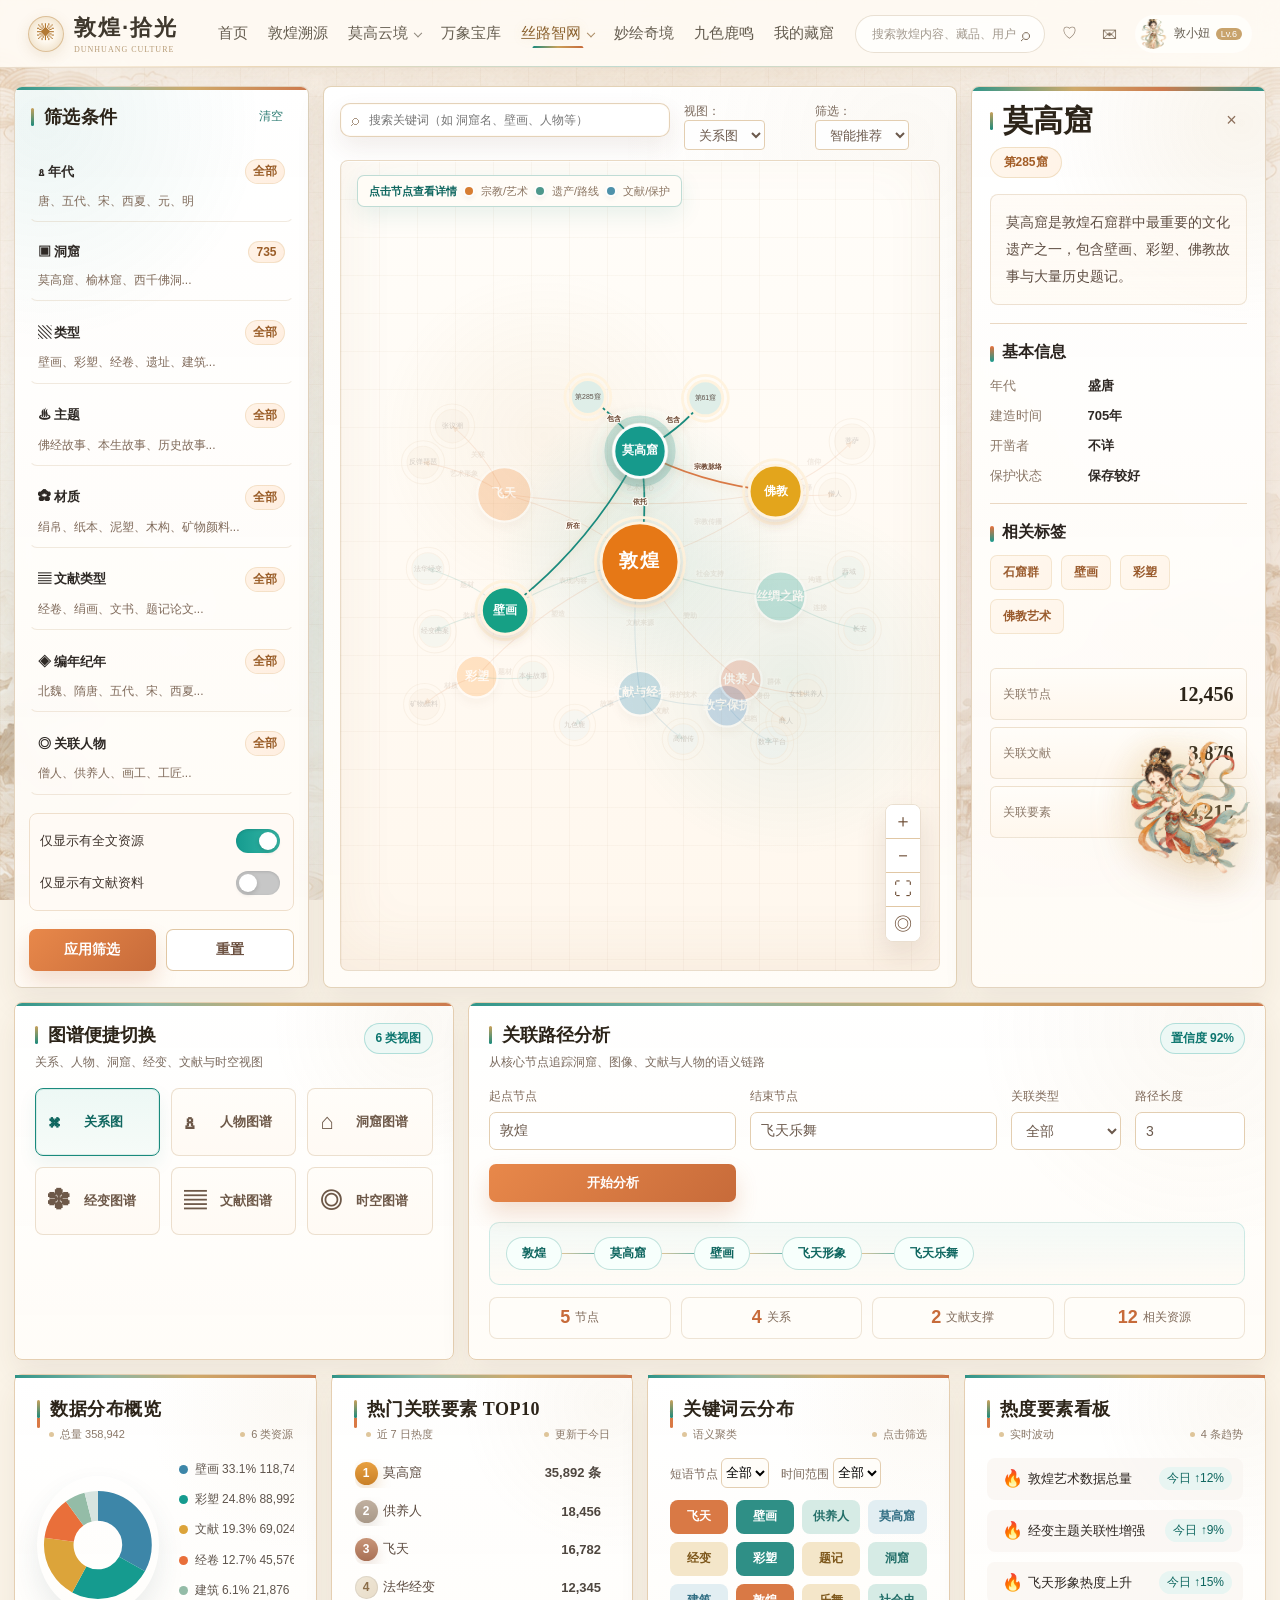
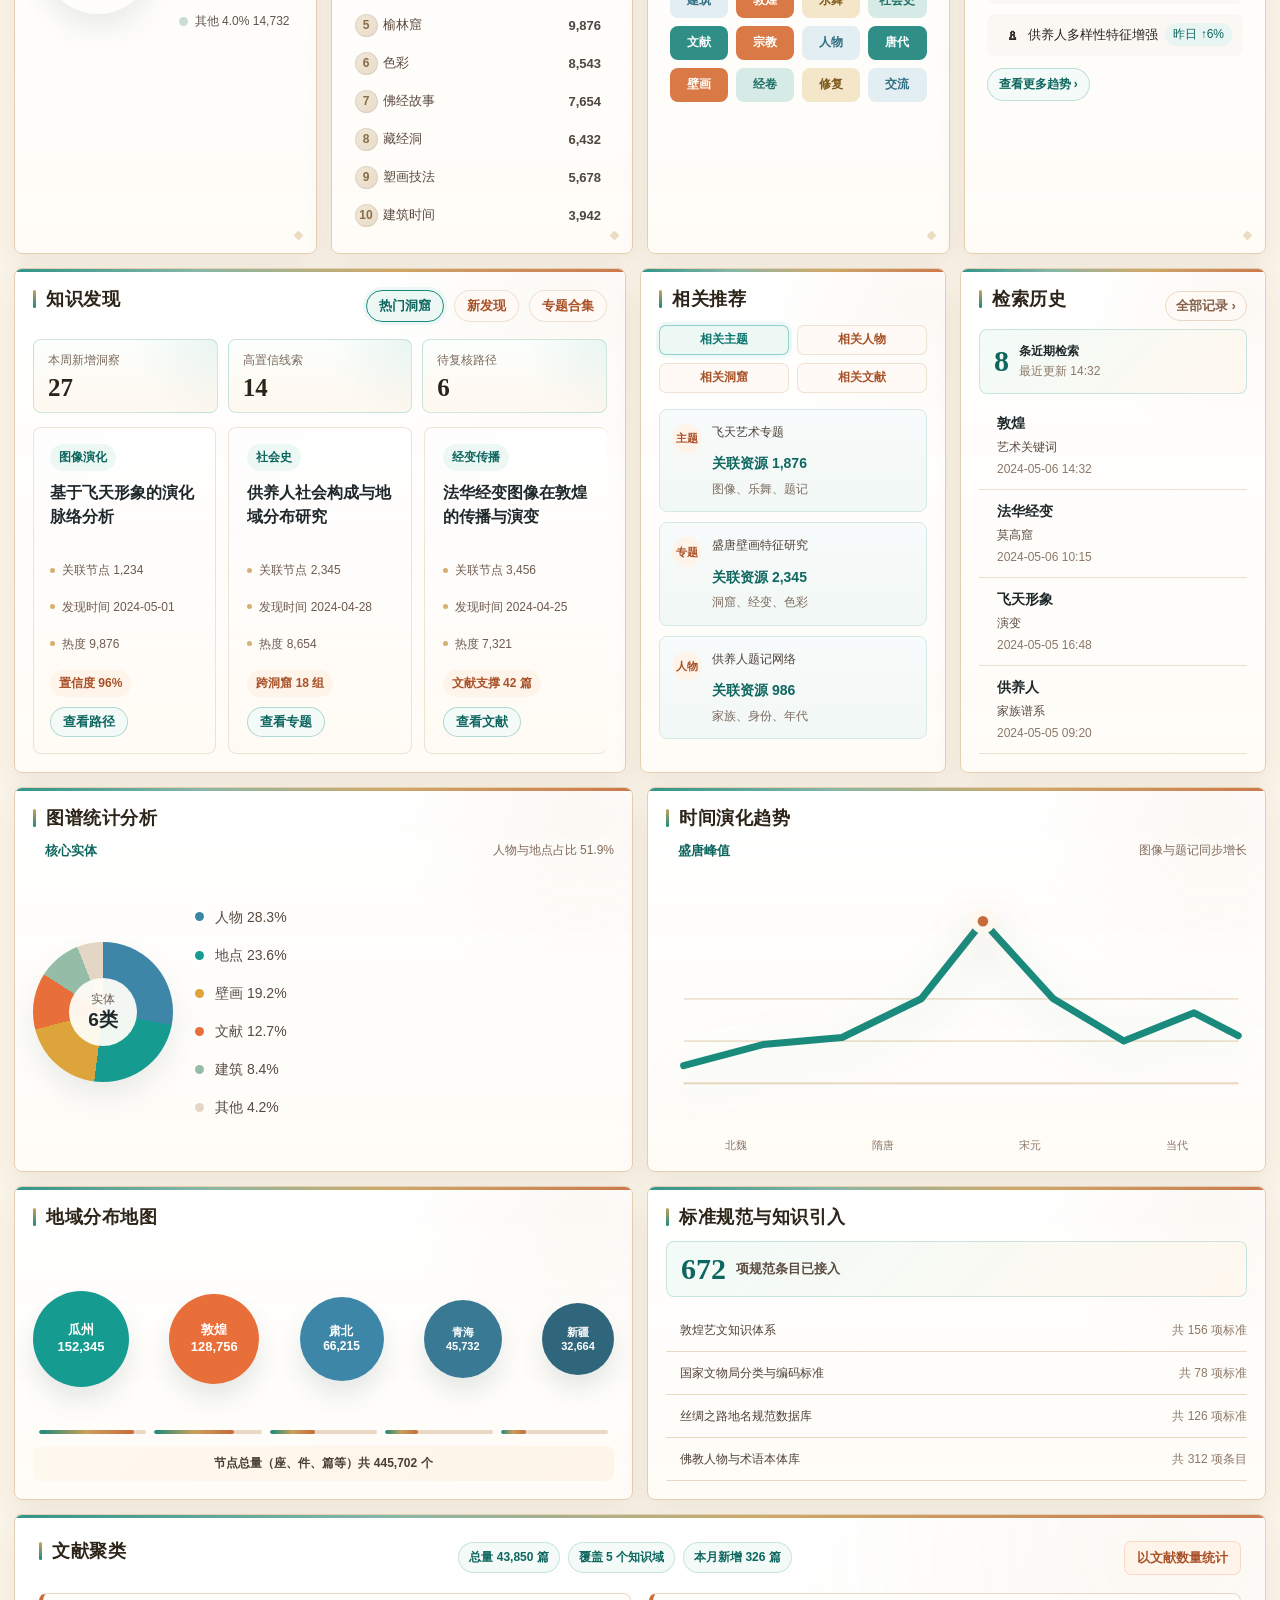
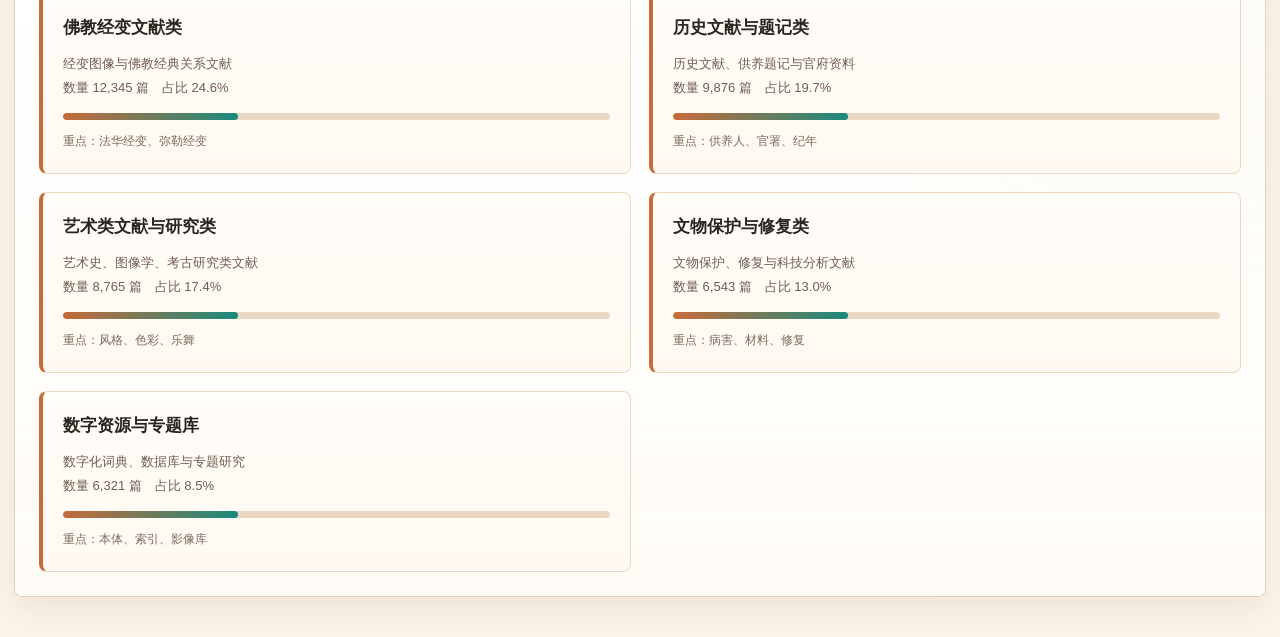
<file: dunhuang_frontend/dunhuang_frontend/pages/knowledge1.html>
﻿<!DOCTYPE html>
<html lang="zh-CN">
<head>
  <meta charset="UTF-8" />
  <meta name="viewport" content="width=device-width, initial-scale=1.0" />
  <title>知识图谱 - 丝路智网</title>
  <link rel="stylesheet" href="../assets/css/knowledge-graph.css" />
  <link rel="stylesheet" href="../assets/css/knowledge-graph-polish.css" />
  <link rel="stylesheet" href="../assets/css/silk-road-polish.css" />
  <link rel="stylesheet" href="../assets/css/ai-assistant.css" />
<style>
.topbar{position:absolute;top:0;left:0;right:0;z-index:50;height:68px;padding:0 28px;display:flex;align-items:center;justify-content:space-between;background:rgba(255,251,244,0.9);border-bottom:1px solid rgba(178,147,105,0.28);backdrop-filter:blur(14px)}
.brand{min-width:170px;display:flex;align-items:center;gap:10px;color:#3f382d}
.brand-logo{width:36px;height:36px;border:1px solid rgba(191,143,79,0.45);border-radius:50%;display:grid;place-items:center;color:#b37a35;background:radial-gradient(circle,#fffaf1 30%,#ead8bb);font-size:18px}
.brand-title{font-size:22px;letter-spacing:2px;font-weight:800;font-family:"STKaiti","KaiTi","Microsoft YaHei",Arial,sans-serif}
.brand-sub{margin-top:2px;color:#b69b76;font-family:Georgia,"Times New Roman",serif;font-size:8px;letter-spacing:1px}
.nav{display:flex;align-items:center;gap:20px;color:#655d50;font-size:15px}
.nav a{position:relative;padding:24px 0;color:inherit;text-decoration:none;white-space:nowrap;font-size:15px;font-family:"STKaiti","KaiTi","Microsoft YaHei",Arial,sans-serif}
.nav a::after{content:"";position:absolute;left:50%;bottom:15px;width:0;height:2px;background:#c8a36c;transform:translateX(-50%);transition:.25s}
.nav a:hover,.nav a.active{color:#8b622f}
.nav a:hover::after,.nav a.active::after{width:70%}
.nav-item{position:relative;display:inline-flex;align-items:center}
.has-dropdown>a{padding-right:13px}
.has-dropdown>a::before{content:"";position:absolute;right:0;top:50%;width:5px;height:5px;border-right:1px solid currentColor;border-bottom:1px solid currentColor;transform:translateY(-62%) rotate(45deg);opacity:.55;transition:transform .22s ease,opacity .22s ease}
.has-dropdown:hover>a::before,.has-dropdown:focus-within>a::before{transform:translateY(-35%) rotate(225deg);opacity:1}
.nav-dropdown{position:absolute;left:50%;top:calc(100% - 7px);z-index:80;width:160px;padding:6px;display:grid;gap:1px;background:linear-gradient(180deg,rgba(255,253,249,.96),rgba(247,238,226,.95));border:1px solid rgba(196,147,88,.34);border-radius:8px;box-shadow:0 18px 42px rgba(92,63,36,.16);opacity:0;visibility:hidden;transform:translate(-50%,10px);transition:opacity .22s ease,transform .22s ease,visibility .22s ease}
.nav-dropdown::before{content:"";position:absolute;left:50%;top:-6px;width:10px;height:10px;background:rgba(255,253,249,.96);border-left:1px solid rgba(196,147,88,.34);border-top:1px solid rgba(196,147,88,.34);transform:translateX(-50%) rotate(45deg)}
.has-dropdown:hover .nav-dropdown,.has-dropdown:focus-within .nav-dropdown{opacity:1;visibility:visible;transform:translate(-50%,0)}
.nav .nav-dropdown a{height:36px;padding:0 10px;display:flex;align-items:center;justify-content:center;color:#4c3c2b;font-size:14px;border-radius:6px}
.nav .nav-dropdown a::before,.nav .nav-dropdown a::after{display:none}
.nav .nav-dropdown a:hover,.nav .nav-dropdown a:focus-visible{color:#8a5a25;background:rgba(196,147,88,.13)}
.nav .has-dropdown>a::before,.nav .has-dropdown>a:hover::before,.nav .has-dropdown>a:focus-visible::before{left:auto!important;right:0!important;top:50%!important;bottom:auto!important;width:5px!important;height:5px!important;background:transparent!important;border-right:1px solid currentColor!important;border-bottom:1px solid currentColor!important;border-left:0!important;border-top:0!important;opacity:.72!important;box-shadow:none!important}
.nav .has-dropdown>a::before{transform:translateY(-62%) rotate(45deg)!important}
.nav .has-dropdown:hover>a::before,.nav .has-dropdown:focus-within>a::before{transform:translateY(-35%) rotate(225deg)!important}
.top-actions{display:flex;align-items:center;gap:10px;flex-shrink:0}
.search{width:190px;height:38px;padding:0 14px;border:1px solid rgba(176,146,106,0.28);border-radius:999px;display:flex;align-items:center;color:#9d907e;background:rgba(255,255,255,0.72)}
.search input{min-width:0;flex:1;border:none;outline:none;background:transparent;color:#776a5a;font-size:12px}
.search input::placeholder{color:rgba(119,106,90,0.68)}
.search span{font-size:18px;line-height:1}
.icon-btn{width:30px;height:30px;border:0;border-radius:50%;background:transparent;color:#877665;font-size:15px}
.icon-btn:hover{background:rgba(200,163,108,0.14)}
.user-mini{height:38px;padding:3px 10px 3px 3px;display:flex;align-items:center;gap:6px;border-radius:999px;color:#655d50;background:rgba(255,255,255,0.62);cursor:default}
.user-mini img{width:30px;height:30px;border-radius:50%;object-fit:cover}
.user-mini span{font-size:12px;white-space:nowrap;font-family:"STKaiti","KaiTi","Microsoft YaHei",Arial,sans-serif}
.user-mini em{padding:1px 5px;border-radius:999px;color:#fff;background:#c8a36c;font-size:9px;font-style:normal}
.dashboard{padding-top:68px}
</style>

  <style>
    /* Keep the shared Lingxi assistant consistent on this dense graph page. */
    body .ai-float {
      right: 26px;
      bottom: 24px;
      z-index: 220;
      width: 138px;
      height: 138px;
      overflow: visible;
      background: transparent;
      box-shadow: none;
      transform-origin: 42% 58%;
    }

    body .ai-float::before,
    body .ai-float::after,
    body .ai-freeform button::before,
    body .ai-freeform button::after {
      content: none !important;
      display: none !important;
    }

    body .ai-float img {
      width: 100%;
      height: 100%;
      display: block;
      object-fit: contain;
    }

    body .ai-panel {
      right: 180px;
      bottom: 44px;
      z-index: 230;
      width: 460px;
      max-width: calc(100vw - 220px);
      max-height: calc(100vh - 110px);
      overflow-y: auto;
      box-sizing: border-box;
      transform: translateY(18px);
    }

    body .ai-panel.show {
      transform: translateY(0);
    }

    body .ai-head button {
      flex: 0 0 38px;
      width: 38px;
      height: 38px;
      overflow: visible;
      transform: none;
    }

    body .ai-head button::before,
    body .ai-head button::after {
      content: "" !important;
      display: block !important;
      position: absolute;
      left: 50%;
      top: 50%;
      z-index: 3;
      width: 18px;
      height: 1.5px;
      border: 0;
      border-radius: 999px;
      background: rgba(255, 240, 191, 0.9);
      opacity: 1;
      pointer-events: none;
      transform-origin: center;
    }

    body .ai-head button::before {
      transform: translate(-50%, -50%) rotate(45deg);
    }

    body .ai-head button::after {
      transform: translate(-50%, -50%) rotate(-45deg);
    }

    body .quick-questions button {
      padding-left: 74px;
      text-align: left;
    }

    body .quick-questions button::before {
      content: "" !important;
      display: block !important;
      z-index: 2;
      opacity: 1;
    }

    body .quick-questions button::after {
      z-index: 2;
    }

    @media (max-width: 760px) {
      body .ai-float {
        right: 18px;
        bottom: 18px;
        width: 112px;
        height: 112px;
      }

      body .ai-panel {
        right: 16px;
        bottom: 118px;
        width: calc(100vw - 32px);
        max-width: none;
      }
    }
  </style>
</head>
<body>
  <div class="page-bg"></div>

  <!-- 顶部导航 -->
      <header class="topbar">
      <div class="brand">
        <div class="brand-logo">✺</div>
        <div>
          <div class="brand-title">敦煌·拾光</div>
          <div class="brand-sub">DUNHUANG CULTURE</div>
        </div>
      </div>
      <nav class="nav">
        <a href="../welcome.html?view=home">首页</a>
        <a href="./community.html">敦煌溯源</a>
        <span class="nav-item has-dropdown">
          <a href="./mogao1.html">莫高云境</a>
          <span class="nav-dropdown">
            <a href="./mogao1.html">云游洞窟</a>
            <a href="./mogao2.html">洞窟筛选</a>
          </span>
        </span>
        <a href="./wanxiang.html">万象宝库</a>
        <span class="nav-item has-dropdown">
          <a href="./knowledge1.html" class="active">丝路智网</a>
          <span class="nav-dropdown">
            <a href="./knowledge1.html">知识图谱</a>
            <a href="./knowledge2.html">智能检索</a>
          </span>
        </span>
        <a href="./game.html">妙绘奇境</a>
        <a href="./origin.html">九色鹿鸣</a>
        <a href="./profile.html">我的藏窟</a>
      </nav>
      <div class="top-actions">
        <div class="search">
          <input type="text" placeholder="搜索敦煌内容、藏品、用户" />
          <span>⌕</span>
        </div>
        <button class="icon-btn">♡</button>
        <button class="icon-btn">✉</button>
        <div class="user-mini">
          <img src="../assets/images/profile/lingxi-main.png" alt="用户头像">
          <span>敦小妞</span>
          <em>Lv.6</em>
        </div>
      </div>
    </header>

  <main class="dashboard">
    <section class="main-layout">
      <aside class="filter-panel panel">
        <div class="panel-title">
          <h3>筛选条件</h3>
          <button type="button">清空</button>
        </div>

        <div class="filter-list">
          <div class="filter-item">
            <div class="filter-head"><span>♙ 年代</span><em>全部</em></div>
            <p>唐、五代、宋、西夏、元、明</p>
          </div>
          <div class="filter-item">
            <div class="filter-head"><span>▣ 洞窟</span><em>735</em></div>
            <p>莫高窟、榆林窟、西千佛洞...</p>
          </div>
          <div class="filter-item">
            <div class="filter-head"><span>▧ 类型</span><em>全部</em></div>
            <p>壁画、彩塑、经卷、遗址、建筑...</p>
          </div>
          <div class="filter-item">
            <div class="filter-head"><span>♨ 主题</span><em>全部</em></div>
            <p>佛经故事、本生故事、历史故事...</p>
          </div>
          <div class="filter-item">
            <div class="filter-head"><span>✿ 材质</span><em>全部</em></div>
            <p>绢帛、纸本、泥塑、木构、矿物颜料...</p>
          </div>
          <div class="filter-item">
            <div class="filter-head"><span>▤ 文献类型</span><em>全部</em></div>
            <p>经卷、绢画、文书、题记论文...</p>
          </div>
          <div class="filter-item">
            <div class="filter-head"><span>◈ 编年纪年</span><em>全部</em></div>
            <p>北魏、隋唐、五代、宋、西夏...</p>
          </div>
          <div class="filter-item">
            <div class="filter-head"><span>◎ 关联人物</span><em>全部</em></div>
            <p>僧人、供养人、画工、工匠...</p>
          </div>
        </div>

        <div class="switch-list">
          <label><span>仅显示有全文资源</span><input type="checkbox" checked /></label>
          <label><span>仅显示有文献资料</span><input type="checkbox" /></label>
        </div>

        <div class="filter-actions">
          <button class="primary" type="button">应用筛选</button>
          <button type="button">重置</button>
        </div>
      </aside>

      <section class="graph-card panel">
        <div class="graph-toolbar">
          <label class="search-box">
            <span>⌕</span>
            <input id="nodeSearch" type="text" placeholder="搜索关键词（如 洞窟名、壁画、人物等）" />
          </label>
          <div class="toolbar-actions">
            <label>视图：<select><option>关系图</option><option>层级图</option><option>时间图</option></select></label>
            <label>筛选：<select><option>智能推荐</option><option>高关联</option><option>最新更新</option></select></label>
          </div>
        </div>

        <div class="graph-wrap">
          <div class="graph-hint">
            <span>点击节点查看详情</span>
            <i class="legend-dot orange"></i><em>宗教/艺术</em>
            <i class="legend-dot green"></i><em>遗产/路线</em>
            <i class="legend-dot blue"></i><em>文献/保护</em>
          </div>
          <svg class="knowledge-svg" viewBox="0 0 860 580" preserveAspectRatio="xMidYMid meet" aria-label="敦煌文化知识图谱">
            <defs>
              <filter id="softShadow" x="-30%" y="-30%" width="160%" height="160%">
                <feDropShadow dx="0" dy="8" stdDeviation="7" flood-color="#8a5d35" flood-opacity="0.18"/>
              </filter>
              <marker id="arrowOrange" markerWidth="8" markerHeight="8" refX="6" refY="3" orient="auto" markerUnits="strokeWidth">
                <path d="M0,0 L6,3 L0,6 Z" fill="#d87a2d"/>
              </marker>
              <marker id="arrowGreen" markerWidth="8" markerHeight="8" refX="6" refY="3" orient="auto" markerUnits="strokeWidth">
                <path d="M0,0 L6,3 L0,6 Z" fill="#4a988c"/>
              </marker>
            </defs>
            <g class="links"></g>
            <g class="labels"></g>
            <g class="nodes"></g>
          </svg>
          <div class="zoom-tools">
            <button type="button" aria-label="放大图谱" title="放大">＋</button>
            <button type="button" aria-label="缩小图谱" title="缩小">－</button>
            <button type="button" aria-label="重置视图" title="重置视图">⛶</button>
            <button type="button" aria-label="聚焦核心节点" title="聚焦核心">◎</button>
          </div>
        </div>
      </section>

      <aside class="detail-panel panel">
        <div class="detail-head">
          <div>
            <h3 id="detailTitle">莫高窟</h3>
            <span id="detailBadge">第285窟</span>
          </div>
          <button type="button">×</button>
        </div>

        <p class="detail-desc" id="detailDesc">盛唐时期洞窟，主室壁画以“经变故事”为主题，包含大量历史题记与人物关系，是佛教艺术与社会文化交织的重要节点。</p>

        <div class="info-block">
          <h4>基本信息</h4>
          <dl>
            <dt>年代</dt><dd id="infoAge">盛唐</dd>
            <dt>建造时间</dt><dd id="infoYear">705年</dd>
            <dt>开凿者</dt><dd>不详</dd>
            <dt>保护状态</dt><dd>保存较好</dd>
          </dl>
        </div>

        <div class="tag-block">
          <h4>相关标签</h4>
          <div id="detailTags">
            <span>沿年经变</span><span>经变画</span><span>盛唐</span><span>飞天</span><span>供养人</span><span>壁画</span><span>彩塑</span>
          </div>
        </div>

        <div class="metric-boxes">
          <article><p>关联节点</p><strong id="m1">12,456</strong></article>
          <article><p>关联文献</p><strong id="m2">3,876</strong></article>
          <article><p>关联要素</p><strong id="m3">4,215</strong></article>
        </div>

      </aside>
    </section>

    <section class="middle-row">
      <article class="panel view-switch">
        <div class="module-head">
          <div>
            <h3>图谱便捷切换</h3>
            <p>关系、人物、洞窟、经变、文献与时空视图</p>
          </div>
          <span>6 类视图</span>
        </div>
        <div class="view-grid">
          <button class="active"><b>⌘</b><span>关系图</span></button>
          <button><b>♙</b><span>人物图谱</span></button>
          <button><b>⌂</b><span>洞窟图谱</span></button>
          <button><b>❉</b><span>经变图谱</span></button>
          <button><b>▤</b><span>文献图谱</span></button>
          <button><b>◎</b><span>时空图谱</span></button>
        </div>
      </article>

      <article class="panel path-panel">
        <div class="module-head">
          <div>
            <h3>关联路径分析</h3>
            <p>从核心节点追踪洞窟、图像、文献与人物的语义链路</p>
          </div>
          <span>置信度 92%</span>
        </div>
        <div class="path-controls">
          <label>起点节点 <input value="敦煌" /></label>
          <label>结束节点 <input value="飞天乐舞" /></label>
          <label>关联类型 <select><option>全部</option></select></label>
          <label>路径长度 <input value="3" /></label>
          <button type="button">开始分析</button>
        </div>
        <div class="path-line">
          <span>敦煌</span><i></i><span>莫高窟</span><i></i><span>壁画</span><i></i><span>飞天形象</span><i></i><span>飞天乐舞</span>
        </div>
        <div class="path-insights">
          <span><b>5</b> 节点</span>
          <span><b>4</b> 关系</span>
          <span><b>2</b> 文献支撑</span>
          <span><b>12</b> 相关资源</span>
        </div>
      </article>
    </section>

    <section class="card-grid">
      <article class="panel doughnut-card">
        <h3>数据分布概览</h3>
        <div class="card-subline"><span>总量 358,942</span><span>6 类资源</span></div>
        <div class="doughnut-wrap">
          <div class="doughnut interactive-doughnut" aria-label="数据分布环形图">
            <svg viewBox="0 0 140 140" role="img">
              <circle class="doughnut-track" cx="70" cy="70" r="45"></circle>
              <circle class="doughnut-segment s1" data-index="0" cx="70" cy="70" r="45" pathLength="100"></circle>
              <circle class="doughnut-segment s2" data-index="1" cx="70" cy="70" r="45" pathLength="100"></circle>
              <circle class="doughnut-segment s3" data-index="2" cx="70" cy="70" r="45" pathLength="100"></circle>
              <circle class="doughnut-segment s4" data-index="3" cx="70" cy="70" r="45" pathLength="100"></circle>
              <circle class="doughnut-segment s5" data-index="4" cx="70" cy="70" r="45" pathLength="100"></circle>
              <circle class="doughnut-segment s6" data-index="5" cx="70" cy="70" r="45" pathLength="100"></circle>
            </svg>
          </div>
          <ul>
            <li data-index="0"><i class="c1"></i>壁画 33.1% 118,742</li>
            <li data-index="1"><i class="c2"></i>彩塑 24.8% 88,992</li>
            <li data-index="2"><i class="c3"></i>文献 19.3% 69,024</li>
            <li data-index="3"><i class="c4"></i>经卷 12.7% 45,576</li>
            <li data-index="4"><i class="c5"></i>建筑 6.1% 21,876</li>
            <li data-index="5"><i class="c6"></i>其他 4.0% 14,732</li>
          </ul>
        </div>
      </article>

      <article class="panel ranking-card">
        <h3>热门关联要素 TOP10</h3>
        <div class="card-subline"><span>近 7 日热度</span><span>更新于今日</span></div>
        <ol>
          <li><span>莫高窟</span><b>35,892 条</b></li>
          <li><span>供养人</span><b>18,456</b></li>
          <li><span>飞天</span><b>16,782</b></li>
          <li><span>法华经变</span><b>12,345</b></li>
          <li><span>榆林窟</span><b>9,876</b></li>
          <li><span>色彩</span><b>8,543</b></li>
          <li><span>佛经故事</span><b>7,654</b></li>
          <li><span>藏经洞</span><b>6,432</b></li>
          <li><span>塑画技法</span><b>5,678</b></li>
          <li><span>建筑时间</span><b>3,942</b></li>
        </ol>
      </article>

      <article class="panel heatmap-card">
        <h3>关键词云分布</h3>
        <div class="card-subline"><span>语义聚类</span><span>点击筛选</span></div>
        <div class="heat-controls"><label>短语节点 <select><option>全部</option></select></label><label>时间范围 <select><option>全部</option></select></label></div>
        <div class="heatmap">
          <span class="h1">飞天</span><span class="h2">壁画</span><span class="h3">供养人</span><span class="h4">莫高窟</span><span class="h5">经变</span>
          <span class="h2">彩塑</span><span class="h5">题记</span><span class="h3">洞窟</span><span class="h4">建筑</span><span class="h1">敦煌</span>
          <span class="h5">乐舞</span><span class="h3">社会史</span><span class="h2">文献</span><span class="h1">宗教</span><span class="h4">人物</span>
          <span class="h2">唐代</span><span class="h1">壁画</span><span class="h3">经卷</span><span class="h5">修复</span><span class="h4">交流</span>
        </div>
      </article>

      <article class="panel hot-card">
        <h3>热度要素看板</h3>
        <div class="card-subline"><span>实时波动</span><span>4 条趋势</span></div>
        <div class="hot-list">
          <p><b>🔥</b> 敦煌艺术数据总量 <span>今日 ↑12%</span></p>
          <p><b>🔥</b> 经变主题关联性增强 <span>今日 ↑9%</span></p>
          <p><b>🔥</b> 飞天形象热度上升 <span>今日 ↑15%</span></p>
          <p><b>♙</b> 供养人多样性特征增强 <span>昨日 ↑6%</span></p>
        </div>
        <a href="javascript:void(0)">查看更多趋势 ›</a>
      </article>
    </section>

    <section class="info-row">
      <article class="panel discovery-card">
        <div class="tabs"><h3>知识发现</h3><button class="active">热门洞窟</button><button>新发现</button><button>专题合集</button></div>
        <div class="discovery-brief">
          <div>
            <span>本周新增洞察</span>
            <strong>27</strong>
          </div>
          <div>
            <span>高置信线索</span>
            <strong>14</strong>
          </div>
          <div>
            <span>待复核路径</span>
            <strong>6</strong>
          </div>
        </div>
        <div class="discovery-grid">
          <div><em>图像演化</em><strong>基于飞天形象的演化脉络分析</strong><p><span>关联节点 1,234</span><span>发现时间 2024-05-01</span><span>热度 9,876</span></p><i>置信度 96%</i><button type="button">查看路径</button></div>
          <div><em>社会史</em><strong>供养人社会构成与地域分布研究</strong><p><span>关联节点 2,345</span><span>发现时间 2024-04-28</span><span>热度 8,654</span></p><i>跨洞窟 18 组</i><button type="button">查看专题</button></div>
          <div><em>经变传播</em><strong>法华经变图像在敦煌的传播与演变</strong><p><span>关联节点 3,456</span><span>发现时间 2024-04-25</span><span>热度 7,321</span></p><i>文献支撑 42 篇</i><button type="button">查看文献</button></div>
        </div>
      </article>

      <article class="panel related-card">
        <h3>相关推荐</h3>
        <div class="recommend-tabs"><button class="active">相关主题</button><button>相关人物</button><button>相关洞窟</button><button>相关文献</button></div>
        <div class="recommend-boxes">
          <p><em>主题</em>飞天艺术专题<br/><b>关联资源 1,876</b><span>图像、乐舞、题记</span></p>
          <p><em>专题</em>盛唐壁画特征研究<br/><b>关联资源 2,345</b><span>洞窟、经变、色彩</span></p>
          <p><em>人物</em>供养人题记网络<br/><b>关联资源 986</b><span>家族、身份、年代</span></p>
        </div>
      </article>

      <article class="panel history-card">
        <div class="side-head"><h3>检索历史</h3><button>全部记录 ›</button></div>
        <div class="history-summary"><strong>8</strong><span>条近期检索</span><em>最近更新 14:32</em></div>
        <p><b>敦煌</b> 艺术关键词 <span>2024-05-06 14:32</span></p>
        <p><b>法华经变</b> 莫高窟 <span>2024-05-06 10:15</span></p>
        <p><b>飞天形象</b> 演变 <span>2024-05-05 16:48</span></p>
        <p><b>供养人</b> 家族谱系 <span>2024-05-05 09:20</span></p>
      </article>
    </section>

    <section class="analysis-row">
      <article class="panel pie-panel">
        <h3>图谱统计分析</h3>
        <div class="analysis-note"><strong>核心实体</strong><span>人物与地点占比 51.9%</span></div>
        <div class="pie-row"><div class="pie"><span>实体<br/><b>6类</b></span></div><ul><li><i></i>人物 28.3%</li><li><i></i>地点 23.6%</li><li><i></i>壁画 19.2%</li><li><i></i>文献 12.7%</li><li><i></i>建筑 8.4%</li><li><i></i>其他 4.2%</li></ul></div>
      </article>
      <article class="panel trend-panel">
        <h3>时间演化趋势</h3>
        <div class="analysis-note"><strong>盛唐峰值</strong><span>图像与题记同步增长</span></div>
        <svg viewBox="0 0 330 150"><path d="M10,120 L325,120"></path><path d="M10,96 L325,96"></path><path d="M10,72 L325,72"></path><polyline points="10,110 55,98 100,94 145,72 180,28 220,72 260,96 300,80 325,93"></polyline><circle cx="180" cy="28" r="5"></circle><line x1="10" y1="120" x2="325" y2="120"></line></svg>
        <div class="trend-axis"><span>北魏</span><span>隋唐</span><span>宋元</span><span>当代</span></div>
      </article>
      <article class="panel region-panel">
        <h3>地域分布地图</h3>
        <div class="bubble-row"><span>瓜州<br/>152,345</span><span>敦煌<br/>128,756</span><span>肃北<br/>66,215</span><span>青海<br/>45,732</span><span>新疆<br/>32,664</span></div>
        <div class="region-bars"><i style="--v:88%"></i><i style="--v:74%"></i><i style="--v:42%"></i><i style="--v:31%"></i><i style="--v:24%"></i></div>
        <p>节点总量（座、件、篇等）共 445,702 个</p>
      </article>
      <article class="panel standard-panel">
        <h3>标准规范与知识引入</h3>
        <div class="standard-summary"><strong>672</strong><span>项规范条目已接入</span></div>
        <p>敦煌艺文知识体系 <span>共 156 项标准</span></p>
        <p>国家文物局分类与编码标准 <span>共 78 项标准</span></p>
        <p>丝绸之路地名规范数据库 <span>共 126 项标准</span></p>
        <p>佛教人物与术语本体库 <span>共 312 项条目</span></p>
      </article>
    </section>

    <section class="literature-row panel">
      <div class="row-head"><h3>文献聚类</h3><div class="lit-summary"><span>总量 43,850 篇</span><span>覆盖 5 个知识域</span><span>本月新增 326 篇</span></div><button>以文献数量统计</button></div>
      <div class="lit-grid">
        <article style="--p:24.6%"><strong>佛教经变文献类</strong><p>经变图像与佛教经典关系文献<br/>数量 12,345 篇　占比 24.6%</p><i></i><span>重点：法华经变、弥勒经变</span></article>
        <article style="--p:19.7%"><strong>历史文献与题记类</strong><p>历史文献、供养题记与官府资料<br/>数量 9,876 篇　占比 19.7%</p><i></i><span>重点：供养人、官署、纪年</span></article>
        <article style="--p:17.4%"><strong>艺术类文献与研究类</strong><p>艺术史、图像学、考古研究类文献<br/>数量 8,765 篇　占比 17.4%</p><i></i><span>重点：风格、色彩、乐舞</span></article>
        <article style="--p:13.0%"><strong>文物保护与修复类</strong><p>文物保护、修复与科技分析文献<br/>数量 6,543 篇　占比 13.0%</p><i></i><span>重点：病害、材料、修复</span></article>
        <article style="--p:8.5%"><strong>数字资源与专题库</strong><p>数字化词典、数据库与专题研究<br/>数量 6,321 篇　占比 8.5%</p><i></i><span>重点：本体、索引、影像库</span></article>
      </div>
    </section>
  </main>

  <script src="../assets/js/knowledge-graph.js"></script>
  <script src="../assets/js/ai-assistant.js"></script>
</body>
</html>
</file>
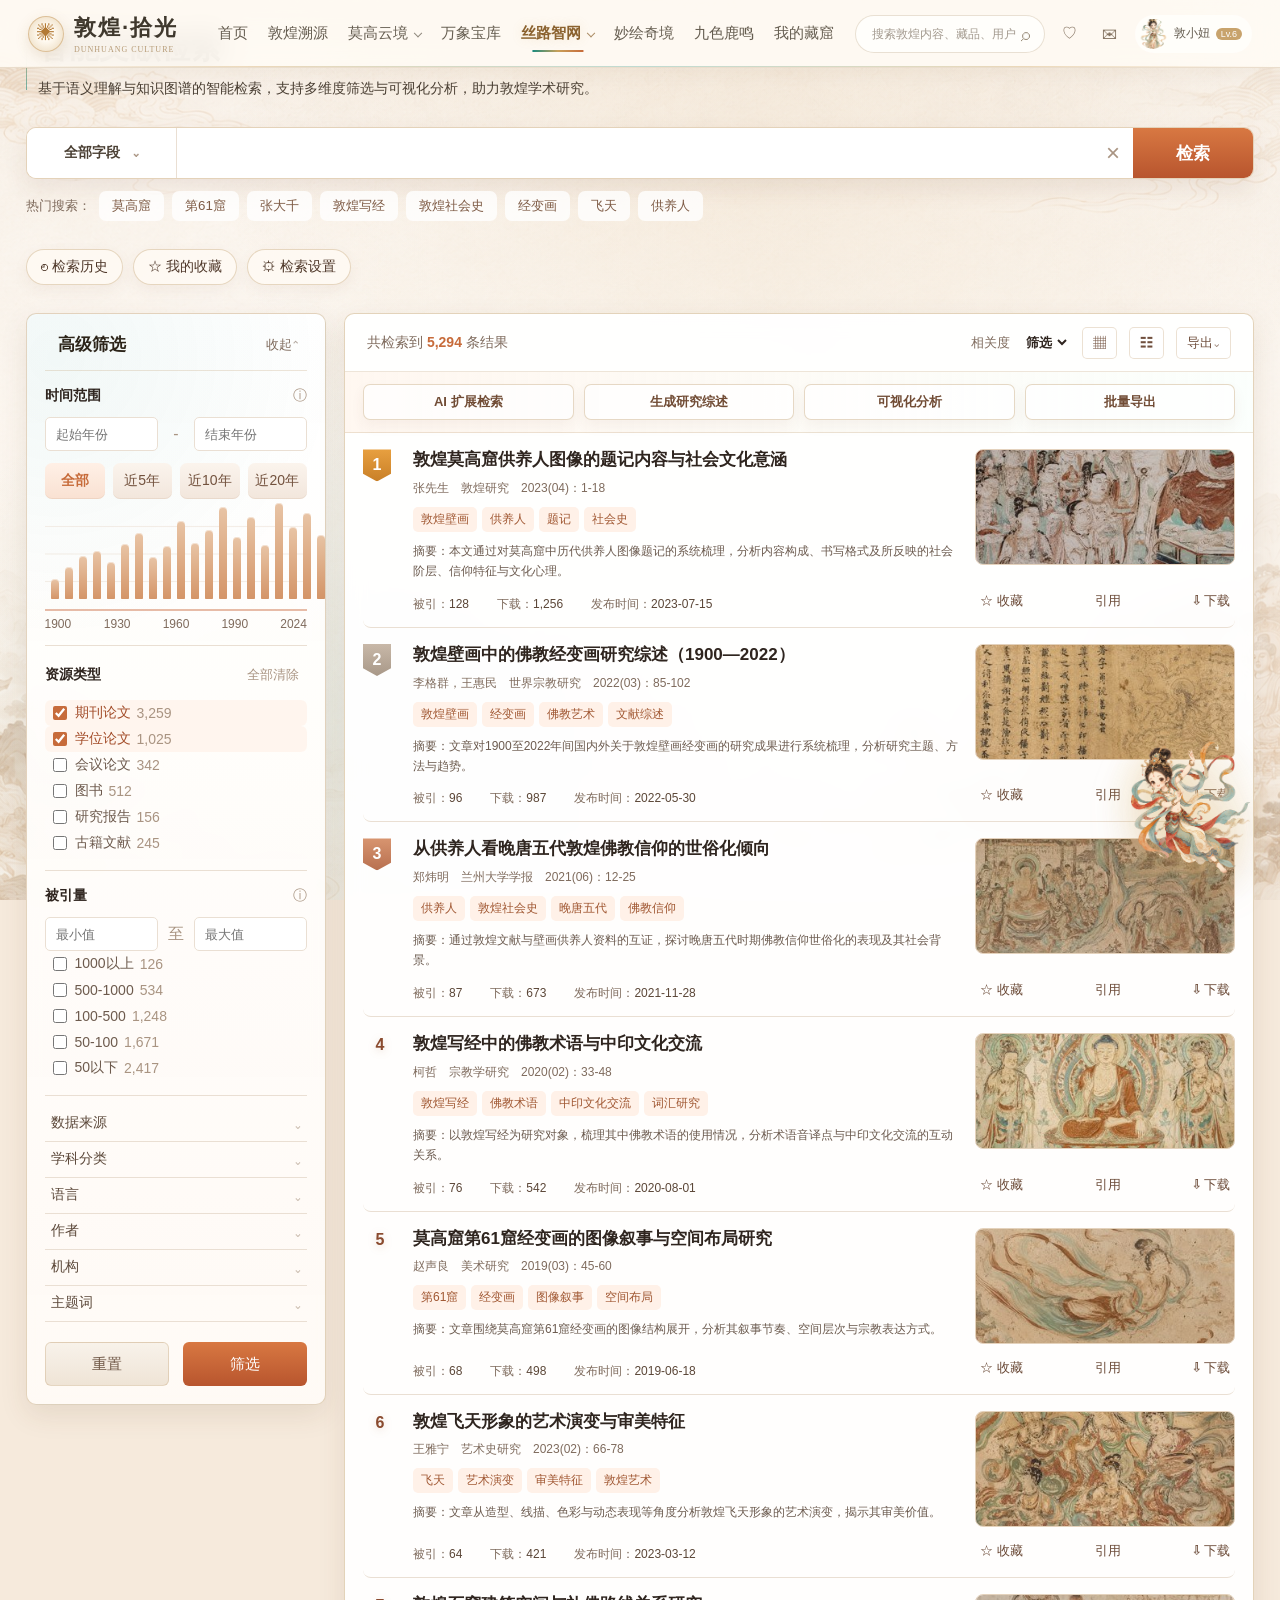
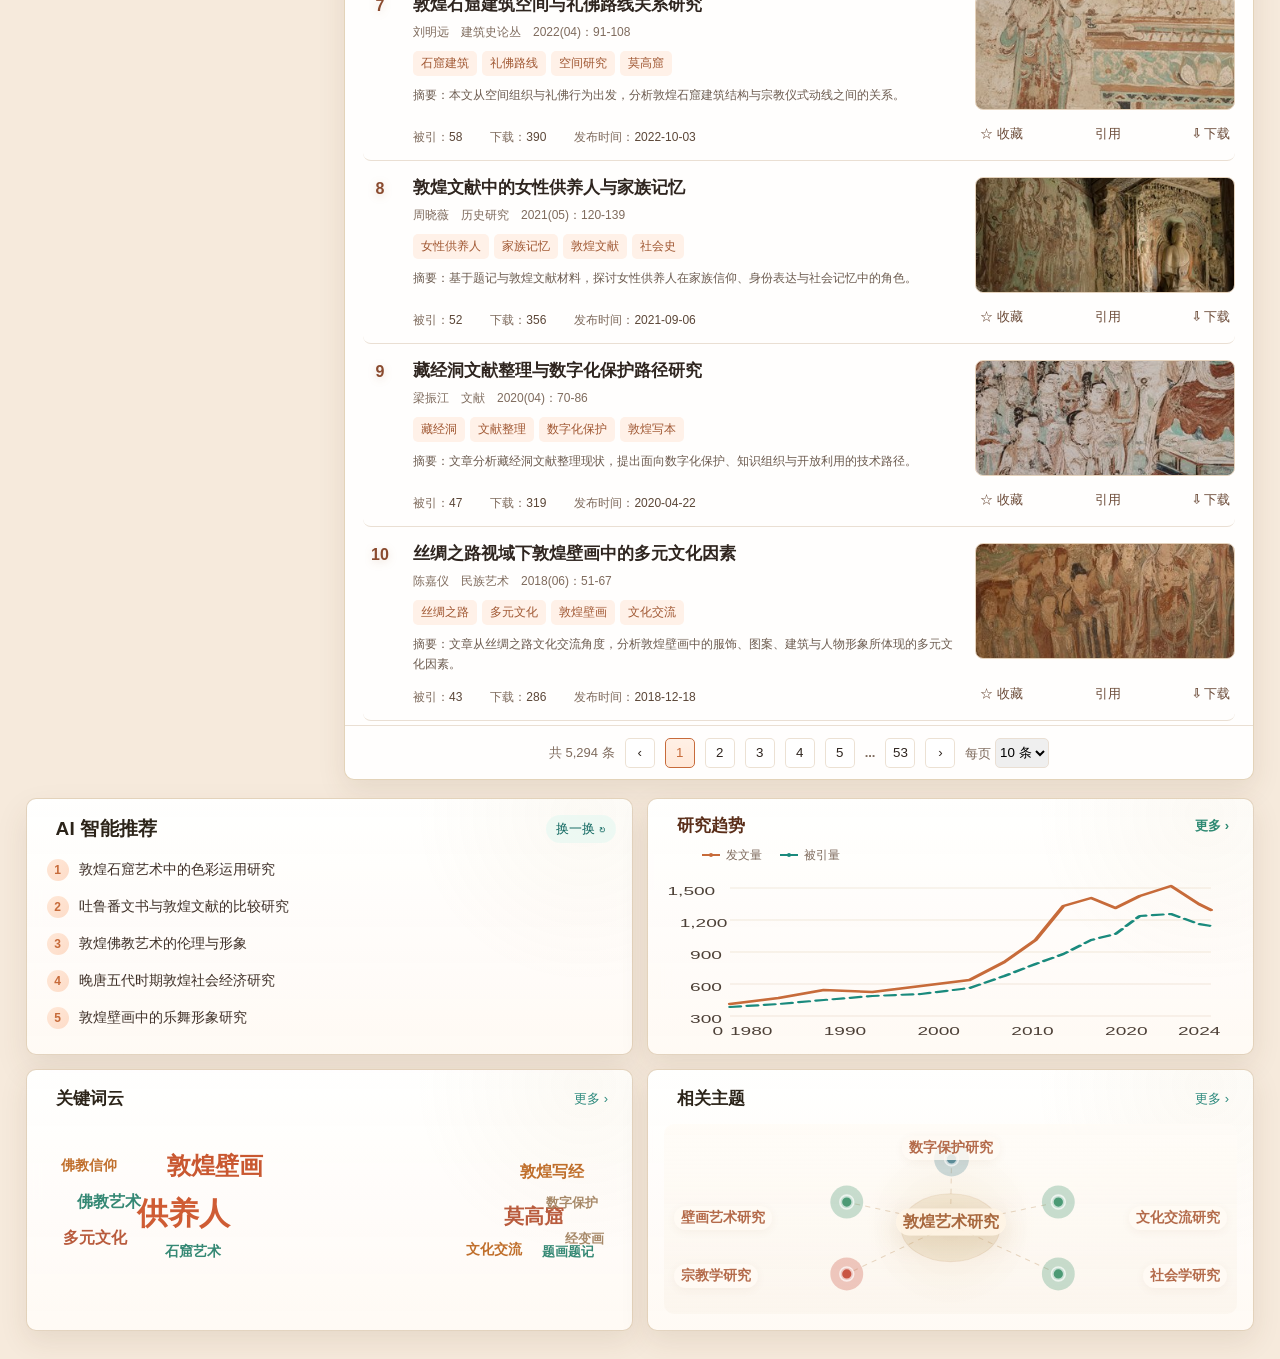
<file: dunhuang_frontend/dunhuang_frontend/pages/knowledge2.html>
<!DOCTYPE html>
<html lang="zh-CN">
<head>
  <meta charset="UTF-8" />
  <meta name="viewport" content="width=device-width, initial-scale=1.0" />
  <title>智能文献检索</title>
  <link rel="stylesheet" href="../assets/css/knowledge2.css" />
  <link rel="stylesheet" href="../assets/css/silk-road-polish.css" />
  <link rel="stylesheet" href="../assets/css/ai-assistant.css" />
<style>
.topbar{position:absolute;top:0;left:0;right:0;z-index:50;height:68px;padding:0 28px;display:flex;align-items:center;justify-content:space-between;background:rgba(255,251,244,0.9);border-bottom:1px solid rgba(178,147,105,0.28);backdrop-filter:blur(14px)}
.brand{min-width:170px;display:flex;align-items:center;gap:10px;color:#3f382d}
.brand-logo{width:36px;height:36px;border:1px solid rgba(191,143,79,0.45);border-radius:50%;display:grid;place-items:center;color:#b37a35;background:radial-gradient(circle,#fffaf1 30%,#ead8bb);font-size:18px}
.brand-title{font-size:22px;letter-spacing:2px;font-weight:800;font-family:"STKaiti","KaiTi","Microsoft YaHei",Arial,sans-serif}
.brand-sub{margin-top:2px;color:#b69b76;font-family:Georgia,"Times New Roman",serif;font-size:8px;letter-spacing:1px}
.nav{display:flex;align-items:center;gap:20px;color:#655d50;font-size:15px}
.nav a{position:relative;padding:24px 0;color:inherit;text-decoration:none;white-space:nowrap;font-size:15px;font-family:"STKaiti","KaiTi","Microsoft YaHei",Arial,sans-serif}
.nav a::after{content:"";position:absolute;left:50%;bottom:15px;width:0;height:2px;background:#c8a36c;transform:translateX(-50%);transition:.25s}
.nav a:hover,.nav a.active{color:#8b622f}
.nav a:hover::after,.nav a.active::after{width:70%}
.nav-item{position:relative;display:inline-flex;align-items:center}
.has-dropdown>a{padding-right:13px}
.has-dropdown>a::before{content:"";position:absolute;right:0;top:50%;width:5px;height:5px;border-right:1px solid currentColor;border-bottom:1px solid currentColor;transform:translateY(-62%) rotate(45deg);opacity:.55;transition:transform .22s ease,opacity .22s ease}
.has-dropdown:hover>a::before,.has-dropdown:focus-within>a::before{transform:translateY(-35%) rotate(225deg);opacity:1}
.nav-dropdown{position:absolute;left:50%;top:calc(100% - 7px);z-index:80;width:160px;padding:6px;display:grid;gap:1px;background:linear-gradient(180deg,rgba(255,253,249,.96),rgba(247,238,226,.95));border:1px solid rgba(196,147,88,.34);border-radius:8px;box-shadow:0 18px 42px rgba(92,63,36,.16);opacity:0;visibility:hidden;transform:translate(-50%,10px);transition:opacity .22s ease,transform .22s ease,visibility .22s ease}
.nav-dropdown::before{content:"";position:absolute;left:50%;top:-6px;width:10px;height:10px;background:rgba(255,253,249,.96);border-left:1px solid rgba(196,147,88,.34);border-top:1px solid rgba(196,147,88,.34);transform:translateX(-50%) rotate(45deg)}
.has-dropdown:hover .nav-dropdown,.has-dropdown:focus-within .nav-dropdown{opacity:1;visibility:visible;transform:translate(-50%,0)}
.nav .nav-dropdown a{height:36px;padding:0 10px;display:flex;align-items:center;justify-content:center;color:#4c3c2b;font-size:14px;border-radius:6px}
.nav .nav-dropdown a::before,.nav .nav-dropdown a::after{display:none}
.nav .nav-dropdown a:hover,.nav .nav-dropdown a:focus-visible{color:#8a5a25;background:rgba(196,147,88,.13)}
.nav .has-dropdown>a::before,.nav .has-dropdown>a:hover::before,.nav .has-dropdown>a:focus-visible::before{left:auto!important;right:0!important;top:50%!important;bottom:auto!important;width:5px!important;height:5px!important;background:transparent!important;border-right:1px solid currentColor!important;border-bottom:1px solid currentColor!important;border-left:0!important;border-top:0!important;opacity:.72!important;box-shadow:none!important}
.nav .has-dropdown>a::before{transform:translateY(-62%) rotate(45deg)!important}
.nav .has-dropdown:hover>a::before,.nav .has-dropdown:focus-within>a::before{transform:translateY(-35%) rotate(225deg)!important}
.top-actions{display:flex;align-items:center;gap:10px;flex-shrink:0}
.search{width:190px;height:38px;padding:0 14px;border:1px solid rgba(176,146,106,0.28);border-radius:999px;display:flex;align-items:center;color:#9d907e;background:rgba(255,255,255,0.72)}
.search input{min-width:0;flex:1;border:none;outline:none;background:transparent;color:#776a5a;font-size:12px}
.search input::placeholder{color:rgba(119,106,90,0.68)}
.search span{font-size:18px;line-height:1}
.icon-btn{width:30px;height:30px;border:0;border-radius:50%;background:transparent;color:#877665;font-size:15px}
.icon-btn:hover{background:rgba(200,163,108,0.14)}
.user-mini{height:38px;padding:3px 10px 3px 3px;display:flex;align-items:center;gap:6px;border-radius:999px;color:#655d50;background:rgba(255,255,255,0.62);cursor:default}
.user-mini img{width:30px;height:30px;border-radius:50%;object-fit:cover}
.user-mini span{font-size:12px;white-space:nowrap;font-family:"STKaiti","KaiTi","Microsoft YaHei",Arial,sans-serif}
.user-mini em{padding:1px 5px;border-radius:999px;color:#fff;background:#c8a36c;font-size:9px;font-style:normal}
</style>

</head>

<body>
  <div class="page">
        <header class="topbar">
      <div class="brand">
        <div class="brand-logo">✺</div>
        <div>
          <div class="brand-title">敦煌·拾光</div>
          <div class="brand-sub">DUNHUANG CULTURE</div>
        </div>
      </div>
      <nav class="nav">
        <a href="../welcome.html?view=home">首页</a>
        <a href="./community.html">敦煌溯源</a>
        <span class="nav-item has-dropdown">
          <a href="./mogao1.html">莫高云境</a>
          <span class="nav-dropdown">
            <a href="./mogao1.html">云游洞窟</a>
            <a href="./mogao2.html">洞窟筛选</a>
          </span>
        </span>
        <a href="./wanxiang.html">万象宝库</a>
        <span class="nav-item has-dropdown">
          <a href="./knowledge1.html" class="active">丝路智网</a>
          <span class="nav-dropdown">
            <a href="./knowledge1.html">知识图谱</a>
            <a href="./knowledge2.html">智能检索</a>
          </span>
        </span>
        <a href="./game.html">妙绘奇境</a>
        <a href="./origin.html">九色鹿鸣</a>
        <a href="./profile.html">我的藏窟</a>
      </nav>
      <div class="top-actions">
        <div class="search">
          <input type="text" placeholder="搜索敦煌内容、藏品、用户" />
          <span>⌕</span>
        </div>
        <button class="icon-btn">♡</button>
        <button class="icon-btn">✉</button>
        <div class="user-mini">
          <img src="../assets/images/profile/lingxi-main.png" alt="用户头像">
          <span>敦小妞</span>
          <em>Lv.6</em>
        </div>
      </div>
    </header>

    <main class="main">
      <!-- 标题 + 搜索 -->
      <section class="hero">
        <div class="hero-title">
          <i></i>
          <div>
            <h1>智能文献检索</h1>
            <p>基于语义理解与知识图谱的智能检索，支持多维度筛选与可视化分析，助力敦煌学术研究。</p>
          </div>
        </div>

        <div class="search-area">
          <div class="search-box">
            <button type="button" class="field-btn">
              全部字段
              <span>⌄</span>
            </button>
            <input type="text" value=" " />
            <button type="button" class="clear-btn">×</button>
            <button type="button" class="search-btn">检索</button>
          </div>

          <div class="hot-tags">
            <span>热门搜索：</span>
            <button>莫高窟</button>
            <button>第61窟</button>
            <button>张大千</button>
            <button>敦煌写经</button>
            <button>敦煌社会史</button>
            <button>经变画</button>
            <button>飞天</button>
            <button>供养人</button>
          </div>
        </div>

        <div class="hero-tools">
          <button type="button">◴ 检索历史</button>
          <button type="button">☆ 我的收藏</button>
          <button type="button">⚙ 检索设置</button>
        </div>
      </section>

      <!-- 主体三栏 -->
      <section class="layout">
        <!-- 左侧筛选 -->
        <aside class="filter-card card">
          <div class="card-head">
            <h3>高级筛选</h3>
            <button type="button">收起⌃</button>
          </div>

          <div class="filter-section">
            <div class="filter-title">
              <strong>时间范围</strong>
              <span>ⓘ</span>
            </div>

            <div class="year-row">
              <input placeholder="起始年份" />
              <b>-</b>
              <input placeholder="结束年份" />
            </div>

            <div class="year-tabs">
              <button class="active">全部</button>
              <button>近5年</button>
              <button>近10年</button>
              <button>近20年</button>
            </div>

            <div class="mini-chart">
              <i style="height: 20px"></i>
              <i style="height: 32px"></i>
              <i style="height: 43px"></i>
              <i style="height: 48px"></i>
              <i style="height: 37px"></i>
              <i style="height: 55px"></i>
              <i style="height: 66px"></i>
              <i style="height: 42px"></i>
              <i style="height: 53px"></i>
              <i style="height: 78px"></i>
              <i style="height: 56px"></i>
              <i style="height: 69px"></i>
              <i style="height: 92px"></i>
              <i style="height: 62px"></i>
              <i style="height: 82px"></i>
              <i style="height: 54px"></i>
              <i style="height: 96px"></i>
              <i style="height: 72px"></i>
              <i style="height: 86px"></i>
              <i style="height: 64px"></i>
            </div>

            <div class="year-scale">
              <span>1900</span>
              <span>1930</span>
              <span>1960</span>
              <span>1990</span>
              <span>2024</span>
            </div>
          </div>

          <div class="filter-section">
            <div class="filter-title">
              <strong>资源类型</strong>
              <button type="button">全部清除</button>
            </div>

            <label><input type="checkbox" checked /> 期刊论文 <em>3,259</em></label>
            <label><input type="checkbox" checked /> 学位论文 <em>1,025</em></label>
            <label><input type="checkbox" /> 会议论文 <em>342</em></label>
            <label><input type="checkbox" /> 图书 <em>512</em></label>
            <label><input type="checkbox" /> 研究报告 <em>156</em></label>
            <label><input type="checkbox" /> 古籍文献 <em>245</em></label>
          </div>

          <div class="filter-section">
            <div class="filter-title">
              <strong>被引量</strong>
              <span>ⓘ</span>
            </div>

            <div class="citation-row">
              <input placeholder="最小值" />
              <b>至</b>
              <input placeholder="最大值" />
            </div>

            <label><input type="checkbox" /> 1000以上 <em>126</em></label>
            <label><input type="checkbox" /> 500-1000 <em>534</em></label>
            <label><input type="checkbox" /> 100-500 <em>1,248</em></label>
            <label><input type="checkbox" /> 50-100 <em>1,671</em></label>
            <label><input type="checkbox" /> 50以下 <em>2,417</em></label>
          </div>

          <div class="folds">
            <button type="button">数据来源 <span>⌄</span></button>
            <button type="button">学科分类 <span>⌄</span></button>
            <button type="button">语言 <span>⌄</span></button>
            <button type="button">作者 <span>⌄</span></button>
            <button type="button">机构 <span>⌄</span></button>
            <button type="button">主题词 <span>⌄</span></button>
          </div>

          <div class="filter-actions">
            <button class="reset" type="button">重置</button>
            <button class="submit" type="button">筛选</button>
          </div>
        </aside>

        <!-- 中间结果 -->
        <section class="result-card card">
          <div class="result-head">
            <p>共检索到 <strong>5,294</strong> 条结果</p>

            <div class="result-tools">
              <span>相关度</span>
              <select>
                <option>筛选</option>
                <option>时间最新</option>
                <option>被引最高</option>
              </select>
              <button type="button">▦</button>
              <button type="button">☷</button>
              <button type="button">导出⌄</button>
            </div>
          </div>

          <div class="assist-bar">
            <button type="button">AI 扩展检索</button>
            <button type="button">生成研究综述</button>
            <button type="button">可视化分析</button>
            <button type="button">批量导出</button>
          </div>

          <div class="paper-list" id="paperList"></div>

          <div class="pagination">
            <span>共 5,294 条</span>
            <button>‹</button>
            <button class="active">1</button>
            <button>2</button>
            <button>3</button>
            <button>4</button>
            <button>5</button>
            <b>...</b>
            <button>53</button>
            <button>›</button>
            <label>
              每页
              <select>
                <option>10 条</option>
                <option>20 条</option>
                <option>30 条</option>
              </select>
            </label>
          </div>
        </section>

        <!-- 右侧分析 -->
        <aside class="right-column">
          <section class="side-card card ai-card">
            <div class="side-head">
              <h3>AI 智能推荐</h3>
              <button>换一换 ↻</button>
            </div>

            <ol class="ai-list">
              <li>敦煌石窟艺术中的色彩运用研究</li>
              <li>吐鲁番文书与敦煌文献的比较研究</li>
              <li>敦煌佛教艺术的伦理与形象</li>
              <li>晚唐五代时期敦煌社会经济研究</li>
              <li>敦煌壁画中的乐舞形象研究</li>
            </ol>
          </section>

          <section class="side-card card trend-card">
            <div class="side-head">
              <h3>研究趋势</h3>
              <button>更多 ›</button>
            </div>

            <div class="trend-chart">
              <div class="legend">
                <span><i></i>发文量</span>
                <span><i class="green"></i>被引量</span>
              </div>

              <svg viewBox="0 0 330 168" preserveAspectRatio="none" aria-label="研究趋势折线图">
                <g class="grid">
                  <line x1="38" y1="20" x2="315" y2="20"></line>
                  <line x1="38" y1="52" x2="315" y2="52"></line>
                  <line x1="38" y1="84" x2="315" y2="84"></line>
                  <line x1="38" y1="116" x2="315" y2="116"></line>
                  <line x1="38" y1="148" x2="315" y2="148"></line>
                </g>
                <g class="axis-labels">
                  <text x="2" y="24">1,500</text>
                  <text x="9" y="56">1,200</text>
                  <text x="15" y="88">900</text>
                  <text x="15" y="120">600</text>
                  <text x="15" y="152">300</text>
                  <text x="28" y="164">0</text>
                  <text x="38" y="164">1980</text>
                  <text x="92" y="164">1990</text>
                  <text x="146" y="164">2000</text>
                  <text x="200" y="164">2010</text>
                  <text x="254" y="164">2020</text>
                  <text x="296" y="164">2024</text>
                </g>
                <polyline points="38,136 66,130 92,122 120,124 148,118 176,112 196,94 214,72 230,38 246,30 260,40 274,28 292,18 308,36 315,42"></polyline>
                <polyline class="green-line" points="38,139 66,136 92,132 120,128 148,126 176,120 196,108 214,96 230,86 246,72 260,66 274,48 292,46 308,56 315,58"></polyline>
              </svg>
            </div>
          </section>

          <section class="side-card card keyword-card">
            <div class="side-head">
              <h3>关键词云</h3>
              <button>更多 ›</button>
            </div>

            <div class="word-cloud">
              <span class="kw orange small" style="left: 18px; top: 34px;">佛教信仰</span>
              <span class="kw green" style="left: 34px; top: 70px;">佛教艺术</span>
              <span class="kw terracotta" style="left: 20px; top: 106px;">多元文化</span>
              <span class="kw big" style="left: 124px; top: 30px;">敦煌壁画</span>
              <span class="kw huge" style="left: 94px; top: 74px;">供养人</span>
              <span class="kw orange" style="right: 32px; top: 40px;">敦煌写经</span>
              <span class="kw terracotta strong" style="right: 52px; top: 82px;">莫高窟</span>
              <span class="kw green small" style="left: 122px; bottom: 18px;">石窟艺术</span>
              <span class="kw orange small" style="right: 94px; bottom: 20px;">文化交流</span>
              <span class="kw green tiny" style="right: 22px; bottom: 18px;">题画题记</span>
              <span class="kw muted tiny" style="right: 18px; top: 72px;">数字保护</span>
              <span class="kw muted tiny" style="right: 12px; top: 108px;">经变画</span>
            </div>
          </section>

          <section class="side-card card topic-card">
            <div class="side-head">
              <h3>相关主题</h3>
              <button>更多 ›</button>
            </div>

            <div class="topic-map">
              <svg viewBox="0 0 330 185" aria-label="相关主题关系图">
                <g class="topic-lines">
                  <line x1="165" y1="98" x2="166" y2="34"></line>
                  <line x1="165" y1="98" x2="64" y2="76"></line>
                  <line x1="165" y1="98" x2="270" y2="76"></line>
                  <line x1="165" y1="98" x2="64" y2="146"></line>
                  <line x1="165" y1="98" x2="270" y2="146"></line>
                </g>
                <g class="node node-blue" tabindex="0" style="--tx: 0px; --ty: -5px;">
                  <circle class="halo" cx="166" cy="34" r="17"></circle>
                  <circle class="dot" cx="166" cy="34" r="6"></circle>
                </g>
                <g class="node node-green" tabindex="0" style="--tx: -5px; --ty: 0px;">
                  <circle class="halo" cx="64" cy="76" r="16"></circle>
                  <circle class="dot" cx="64" cy="76" r="6"></circle>
                </g>
                <g class="node node-green" tabindex="0" style="--tx: 5px; --ty: 0px;">
                  <circle class="halo" cx="270" cy="76" r="16"></circle>
                  <circle class="dot" cx="270" cy="76" r="6"></circle>
                </g>
                <g class="node node-red" tabindex="0" style="--tx: -4px; --ty: 4px;">
                  <circle class="halo" cx="64" cy="146" r="16"></circle>
                  <circle class="dot" cx="64" cy="146" r="6"></circle>
                </g>
                <g class="node node-green" tabindex="0" style="--tx: 4px; --ty: 4px;">
                  <circle class="halo" cx="270" cy="146" r="16"></circle>
                  <circle class="dot" cx="270" cy="146" r="6"></circle>
                </g>
                <ellipse class="center-halo" cx="165" cy="101" rx="48" ry="33"></ellipse>
              </svg>

              <button class="topic-label center">敦煌艺术研究</button>
              <button class="topic-label label-top">数字保护研究</button>
              <button class="topic-label label-left">壁画艺术研究</button>
              <button class="topic-label label-right">文化交流研究</button>
              <button class="topic-label label-bottom-left">宗教学研究</button>
              <button class="topic-label label-bottom-mid">社会学研究</button>
            </div>
          </section>
        </aside>
      </section>
    </main>
  </div>

  <script src="../assets/js/knowledge2.js"></script>
  <script src="../assets/js/ai-assistant.js"></script>
</body>
</html>
</file>
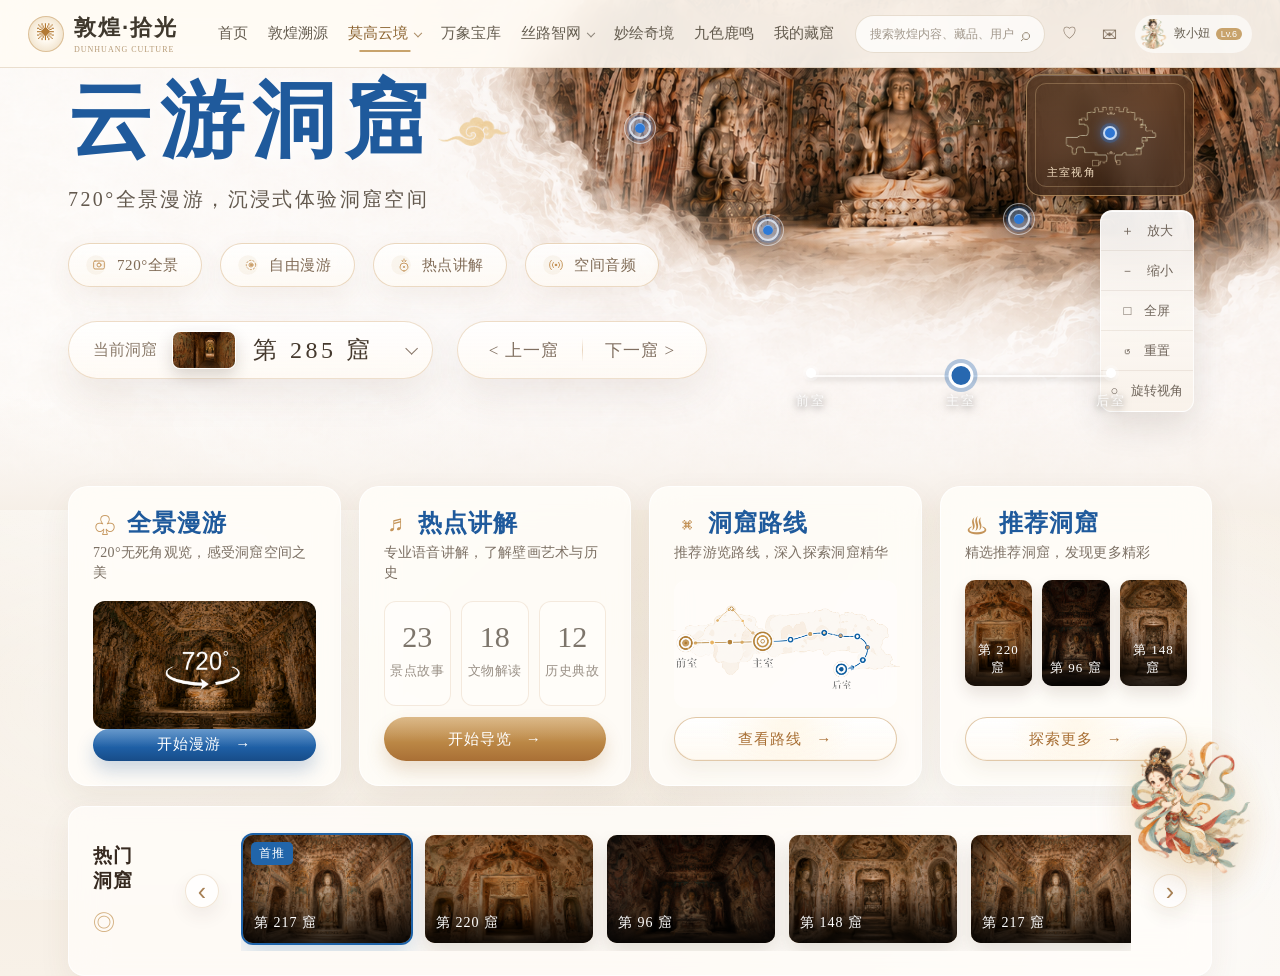
<file: dunhuang_frontend/dunhuang_frontend/pages/mogao1.html>
﻿<!DOCTYPE html>
<html lang="zh-CN">
<head>
    <meta charset="UTF-8">
    <meta name="viewport" content="width=device-width, initial-scale=1.0">
    <title>敦煌·拾光 - 云游洞窟</title>
    <link rel="stylesheet" href="../assets/css/ai-assistant.css" />
<style>
.topbar{position:absolute;top:0;left:0;right:0;z-index:50;height:68px;padding:0 28px;display:flex;align-items:center;justify-content:space-between;background:rgba(255,251,244,0.9);border-bottom:1px solid rgba(178,147,105,0.28);backdrop-filter:blur(14px)}
.brand{min-width:170px;display:flex;align-items:center;gap:10px;color:#3f382d}
.brand-logo{width:36px;height:36px;border:1px solid rgba(191,143,79,0.45);border-radius:50%;display:grid;place-items:center;color:#b37a35;background:radial-gradient(circle,#fffaf1 30%,#ead8bb);font-size:18px}
.brand-title{font-size:22px;letter-spacing:2px;font-weight:800;font-family:"STKaiti","KaiTi","Microsoft YaHei",Arial,sans-serif}
.brand-sub{margin-top:2px;color:#b69b76;font-family:Georgia,"Times New Roman",serif;font-size:8px;letter-spacing:1px}
.nav{display:flex;align-items:center;gap:20px;color:#655d50;font-size:15px}
.nav a{position:relative;padding:24px 0;color:inherit;text-decoration:none;white-space:nowrap;font-size:15px;font-family:"STKaiti","KaiTi","Microsoft YaHei",Arial,sans-serif}
.nav a::after{content:"";position:absolute;left:50%;bottom:15px;width:0;height:2px;background:#c8a36c;transform:translateX(-50%);transition:.25s}
.nav a:hover,.nav a.active{color:#8b622f}
.nav a:hover::after,.nav a.active::after{width:70%}
.nav-item{position:relative;display:inline-flex;align-items:center}
.has-dropdown>a{padding-right:13px}
.has-dropdown>a::before{content:"";position:absolute;right:0;top:50%;width:5px;height:5px;border-right:1px solid currentColor;border-bottom:1px solid currentColor;transform:translateY(-62%) rotate(45deg);opacity:.55;transition:transform .22s ease,opacity .22s ease}
.has-dropdown:hover>a::before,.has-dropdown:focus-within>a::before{transform:translateY(-35%) rotate(225deg);opacity:1}
.nav-dropdown{position:absolute;left:50%;top:calc(100% - 7px);z-index:80;width:160px;padding:6px;display:grid;gap:1px;background:linear-gradient(180deg,rgba(255,253,249,.96),rgba(247,238,226,.95));border:1px solid rgba(196,147,88,.34);border-radius:8px;box-shadow:0 18px 42px rgba(92,63,36,.16);opacity:0;visibility:hidden;transform:translate(-50%,10px);transition:opacity .22s ease,transform .22s ease,visibility .22s ease}
.nav-dropdown::before{content:"";position:absolute;left:50%;top:-6px;width:10px;height:10px;background:rgba(255,253,249,.96);border-left:1px solid rgba(196,147,88,.34);border-top:1px solid rgba(196,147,88,.34);transform:translateX(-50%) rotate(45deg)}
.has-dropdown:hover .nav-dropdown,.has-dropdown:focus-within .nav-dropdown{opacity:1;visibility:visible;transform:translate(-50%,0)}
.nav .nav-dropdown a{height:36px;padding:0 10px;display:flex;align-items:center;justify-content:center;color:#4c3c2b;font-size:14px;border-radius:6px}
.nav .nav-dropdown a::before,.nav .nav-dropdown a::after{display:none}
.nav .nav-dropdown a:hover,.nav .nav-dropdown a:focus-visible{color:#8a5a25;background:rgba(196,147,88,.13)}
.nav .has-dropdown>a::before,.nav .has-dropdown>a:hover::before,.nav .has-dropdown>a:focus-visible::before{left:auto!important;right:0!important;top:50%!important;bottom:auto!important;width:5px!important;height:5px!important;background:transparent!important;border-right:1px solid currentColor!important;border-bottom:1px solid currentColor!important;border-left:0!important;border-top:0!important;opacity:.72!important;box-shadow:none!important}
.nav .has-dropdown>a::before{transform:translateY(-62%) rotate(45deg)!important}
.nav .has-dropdown:hover>a::before,.nav .has-dropdown:focus-within>a::before{transform:translateY(-35%) rotate(225deg)!important}
.top-actions{display:flex;align-items:center;gap:10px;flex-shrink:0}
.search{width:190px;height:38px;padding:0 14px;border:1px solid rgba(176,146,106,0.28);border-radius:999px;display:flex;align-items:center;color:#9d907e;background:rgba(255,255,255,0.72)}
.search input{min-width:0;flex:1;border:none;outline:none;background:transparent;color:#776a5a;font-size:12px}
.search input::placeholder{color:rgba(119,106,90,0.68)}
.search span{font-size:18px;line-height:1}
.icon-btn{width:30px;height:30px;border:0;border-radius:50%;background:transparent;color:#877665;font-size:15px}
.icon-btn:hover{background:rgba(200,163,108,0.14)}
.user-mini{height:38px;padding:3px 10px 3px 3px;display:flex;align-items:center;gap:6px;border-radius:999px;color:#655d50;background:rgba(255,255,255,0.62);cursor:default}
.user-mini img{width:30px;height:30px;border-radius:50%;object-fit:cover}
.user-mini span{font-size:12px;white-space:nowrap;font-family:"STKaiti","KaiTi","Microsoft YaHei",Arial,sans-serif}
.user-mini em{padding:1px 5px;border-radius:999px;color:#fff;background:#c8a36c;font-size:9px;font-style:normal}
</style>
    <style>
        :root {
            --primary-blue: #1F5A9C;
            --primary-blue-deep: #17467E;
            --accent-gold: #C49358;
            --accent-gold-deep: #A87538;
            --ink: #30261D;
            --muted: #7F7468;
            --line: rgba(196, 147, 88, 0.22);
            --paper: rgba(255, 253, 249, 0.88);
            --paper-solid: #FFFDF9;
            --shadow-soft: 0 18px 42px rgba(108, 74, 40, 0.08);
            --shadow-card: 0 12px 32px rgba(91, 62, 35, 0.075);
            --font-sans: -apple-system, BlinkMacSystemFont, "PingFang SC", "Microsoft YaHei", "Noto Sans SC", sans-serif;
            --font-title: "FZDaBiaoSong-B06S", "方正大标宋简体", "STZhongsong", "华文中宋", "Songti SC", "SimSun", serif;
            --font-serif: "Noto Serif SC", "Songti SC", "STSong", "SimSun", serif;
        }

        * {
            margin: 0;
            padding: 0;
            box-sizing: border-box;
        }

        html {
            width: 100%;
            min-height: 100%;
            scroll-behavior: smooth;
        }

        #cloud-cave,
        #cliff-guide,
        #classic-caves,
        #cave-filter {
            scroll-margin-top: 96px;
        }

        body {
            min-height: 100vh;
            overflow-x: hidden;
            color: var(--ink);
            font-family: var(--font-sans);
            background:
                radial-gradient(circle at 14% 14%, rgba(255,255,255,0.95) 0, rgba(255,255,255,0.78) 18%, transparent 42%),
                radial-gradient(circle at 88% 92%, rgba(255,255,255,0.85) 0, transparent 34%),
                linear-gradient(180deg, #FDF8F2 0%, #F3EADD 66%, #F8F1E8 100%);
            -webkit-font-smoothing: antialiased;
            -moz-osx-font-smoothing: grayscale;
        }

        body::before {
            content: "";
            position: fixed;
            inset: 0;
            pointer-events: none;
            z-index: 0;
            background:
                radial-gradient(ellipse at 10% 78%, rgba(255,255,255,0.50), transparent 35%),
                radial-gradient(ellipse at 84% 83%, rgba(255,255,255,0.45), transparent 34%);
            opacity: 0.9;
        }


        .page-wrap {
            position: relative;
            z-index: 1;
        }

        .hero-section {
            position: relative;
            width: 100%;
            height: 510px;
            padding: 82px 100px 0;
            overflow: hidden;
            /* 这里一定要用整张背景 100% 铺满宽度，不能只贴右上角，否则洞窟图会被缩没 */
            background: url('../assets/images/mogao1/ChatGPT Image 2026年5月15日 19_21_37.png') no-repeat center top;
            background-size: 100% auto;
        }

        .hero-section::before {
            content: "";
            position: absolute;
            left: 0;
            right: 0;
            top: 0;
            height: 100%;
            pointer-events: none;
            z-index: 1;
            /* 只给左侧文字区加轻微白雾，不遮右侧洞窟图 */
            background: linear-gradient(90deg, rgba(255,253,249,0.38) 0%, rgba(255,253,249,0.20) 22%, rgba(255,253,249,0.02) 45%, transparent 68%);
        }

        .hero-section::after {
            content: "";
            position: absolute;
            left: 0;
            right: 0;
            bottom: -2px;
            height: 118px;
            pointer-events: none;
            z-index: 1;
            background: linear-gradient(180deg, transparent 0%, rgba(246,239,231,0.42) 58%, #F6EFE7 100%);
        }

        .hero-title-area {
            position: relative;
            z-index: 6;
            max-width: 710px;
        }

        .cave-hotspot {
            position: absolute;
            z-index: 5;
            width: 22px;
            height: 22px;
            border-radius: 50%;
            border: 2px solid rgba(255,255,255,.82);
            background: rgba(255,255,255,.24);
            box-shadow:
                0 0 0 2px rgba(47,118,210,.22),
                0 8px 18px rgba(22, 43, 66, .28);
            cursor: pointer;
            transform: translate(-50%, -50%);
            transition: transform .22s ease, box-shadow .22s ease, border-color .22s ease;
        }

        .cave-hotspot::before {
            content: "";
            position: absolute;
            inset: 4px;
            border-radius: 50%;
            background: #2E7BD7;
            box-shadow:
                inset 0 1px 0 rgba(255,255,255,.45),
                0 0 12px rgba(55,137,235,.92);
        }

        .cave-hotspot::after {
            content: "";
            position: absolute;
            inset: -7px;
            border-radius: 50%;
            border: 1px solid rgba(255,255,255,.52);
            background: rgba(47,118,210,.08);
            animation: hotspotPulse 2.4s ease-out infinite;
        }

        .cave-hotspot:hover {
            transform: translate(-50%, -50%) scale(1.12);
            border-color: rgba(255,255,255,.96);
            box-shadow:
                0 0 0 4px rgba(47,118,210,.25),
                0 10px 22px rgba(22, 43, 66, .34);
        }

        .hotspot-left { left: 50%; top: 25%; }
        .hotspot-mid { left: 60%; top: 45%; }
        .hotspot-right { left: 79.6%; top: 43%; }

        @keyframes hotspotPulse {
            0% {
                opacity: .82;
                transform: scale(.72);
            }
            100% {
                opacity: 0;
                transform: scale(1.65);
            }
        }

        .hero-title-wrapper {
            display: flex;
            align-items: flex-end;
            gap: 24px;
            margin-bottom: 30px;
        }

        .hero-title-wrapper h2 {
            font-family: var(--font-title);
            font-size: 84px;
            line-height: 0.92;
            font-weight: 900;
            letter-spacing: 8px;
            color: var(--primary-blue);
            text-shadow: 0 4px 18px rgba(255,255,255,0.88);
        }

        .title-cloud-icon {
        width: 120px;         
        height: auto;        
        margin-bottom: 8px;  
        margin-left: -45px;
        opacity: .92;
     }

        .hero-subtitle {
            margin-bottom: 34px;
            color: #63594E;
            font-family: var(--font-serif);
            font-size: 20px;
            line-height: 1;
            letter-spacing: 2.4px;
            font-weight: 500;
            text-shadow: 0 2px 12px rgba(255,255,255,.85);
        }

        .tag-group {
            display: flex;
            flex-wrap: wrap;
            gap: 18px;
            margin-bottom: 34px;
        }

        .tag {
            position: relative;
            height: 44px;
            min-width: 132px;
            padding: 0 22px;
            display: inline-flex;
            align-items: center;
            justify-content: center;
            gap: 10px;
            border-radius: 999px;
            border: 1px solid rgba(193, 139, 73, 0.32);
            background:
                linear-gradient(180deg, rgba(255,255,255,.78), rgba(255,250,242,.58));
            backdrop-filter: blur(14px);
            color: #806B56;
            font-size: 15px;
            font-family: var(--font-serif);
            letter-spacing: 0.6px;
            cursor: pointer;
            box-shadow:
                inset 0 1px 0 rgba(255,255,255,.86),
                0 10px 28px rgba(112, 76, 41, 0.07);
            transition: transform .24s ease, border-color .24s ease, color .24s ease, box-shadow .24s ease, background .24s ease;
        }

        .tag::before {
            content: "";
            width: 24px;
            height: 24px;
            position: absolute;
            left: 15px;
            top: 50%;
            border-radius: 50%;
            background: rgba(196, 147, 88, .08);
            transform: translateY(-50%) scale(.82);
            transition: transform .24s ease, background .24s ease;
        }

        .tag:hover {
            transform: translateY(-2px);
            border-color: rgba(196, 147, 88, .58);
            background:
                linear-gradient(180deg, rgba(255,255,255,.9), rgba(255,248,236,.74));
            color: #5F4937;
            box-shadow:
                inset 0 1px 0 rgba(255,255,255,.94),
                0 16px 34px rgba(112, 76, 41, 0.12);
        }

        .tag:hover::before {
            transform: translateY(-50%) scale(1);
            background: rgba(196, 147, 88, .14);
        }

        .tag svg {
            width: 16px;
            height: 16px;
            flex: 0 0 auto;
            position: relative;
            z-index: 1;
            filter: drop-shadow(0 1px 0 rgba(255,255,255,.72));
        }

        .cave-switcher {
            display: flex;
            align-items: center;
            gap: 24px;
        }

        .cave-current-box,
        .cave-nav-group {
            height: 58px;
            display: flex;
            align-items: center;
            border-radius: 999px;
            border: 1px solid rgba(192, 139, 76, .28);
            background:
                linear-gradient(180deg, rgba(255,255,255,.86), rgba(255,250,243,.7));
            backdrop-filter: blur(18px);
            box-shadow:
                inset 0 1px 0 rgba(255,255,255,.94),
                0 16px 38px rgba(86, 58, 33, 0.09);
        }

        .cave-current-box {
            width: 365px;
            padding: 0 18px 0 24px;
            gap: 15px;
            cursor: pointer;
            transition: transform .24s ease, border-color .24s ease, box-shadow .24s ease;
        }

        .cave-current-box:hover {
            transform: translateY(-2px);
            border-color: rgba(196,147,88,.52);
            box-shadow:
                inset 0 1px 0 rgba(255,255,255,.96),
                0 20px 42px rgba(86, 58, 33, 0.13);
        }

        .cave-current-box .label {
            color: #8D7D6D;
            font-size: 16px;
            font-family: var(--font-serif);
            white-space: nowrap;
        }

        .cave-current-box img {
            width: 64px;
            height: 38px;
            border-radius: 8px;
            object-fit: cover;
            border: 1px solid rgba(255,255,255,.56);
            box-shadow: 0 7px 16px rgba(52, 35, 22, .18);
        }

        .cave-current-box strong {
            margin-left: 2px;
            color: #45392E;
            font-family: var(--font-serif);
            font-size: 24px;
            font-weight: 500;
            letter-spacing: 3.5px;
            white-space: nowrap;
        }

        .arrow-down {
            margin-left: auto;
            width: 9px;
            height: 9px;
            border-right: 1.7px solid #887668;
            border-bottom: 1.7px solid #887668;
            transform: rotate(45deg) translateY(-3px);
            transition: transform .24s ease, border-color .24s ease;
        }

        .cave-current-box:hover .arrow-down {
            border-color: #C49358;
            transform: rotate(45deg) translate(2px, -1px);
        }

        .cave-nav-group {
            width: 250px;
            justify-content: center;
            padding: 0 8px;
        }

        .cave-nav-group button {
            flex: 1;
            height: calc(100% - 12px);
            border: 0;
            border-radius: 999px;
            background: transparent;
            color: #806F60;
            font-family: var(--font-serif);
            font-size: 17px;
            letter-spacing: 1px;
            cursor: pointer;
            transition: background .22s ease, color .22s ease, transform .22s ease;
        }

        .cave-nav-group button:hover {
            background: rgba(196,147,88,.11);
            color: #5F4937;
            transform: translateY(-1px);
        }

        .cave-nav-group .divider {
            width: 1px;
            height: 24px;
            background: linear-gradient(180deg, transparent, rgba(196,147,88,.36), transparent);
        }

        .right-tools {
            position: absolute;
            right: 86px;
            top: 74px;
            z-index: 6;
            display: flex;
            flex-direction: column;
            align-items: flex-end;
            gap: 14px;
        }

        .mini-map {
            position: relative;
            width: 168px;
            height: 122px;
            overflow: hidden;
            border-radius: 15px;
            border: 1px solid rgba(218, 178, 124, .56);
            background:
                linear-gradient(180deg, rgba(80, 52, 32, .74), rgba(54, 34, 21, .76));
            backdrop-filter: blur(12px);
            color: #EEDBC3;
            font-family: var(--font-serif);
            font-size: 14px;
            letter-spacing: 1px;
            box-shadow:
                inset 0 1px 0 rgba(255,255,255,.22),
                0 14px 32px rgba(41, 27, 16, .22);
        }

        .mini-map img {
            position: absolute;
            left: 4px;
            top: 0.8px;
            width:190;
            height: 120px;
            object-fit: contain;
            opacity: .84;
            filter: sepia(.32) saturate(.86) brightness(1.45) contrast(.86);
        }

        .mini-map::before {
            content: "";
            position: absolute;
            inset: 8px;
            border-radius: 11px;
            border: 1px solid rgba(239, 203, 152, .28);
            pointer-events: none;
        }

        .mini-map::after {
            content: "";
            position: absolute;
            left: 50%;
            top: 48%;
            width: 10px;
            height: 10px;
            border-radius: 50%;
            background: #2F76D2;
            border: 2px solid rgba(255,255,255,.72);
            box-shadow:
                0 0 0 3px rgba(47,118,210,.28),
                0 0 13px rgba(70,147,255,.78);
            transform: translate(-50%, -50%);
        }

        .mini-map span {
            position: absolute;
            left: 20px;
            bottom: 15px;
            color: #F2DDC0;
            text-shadow: 0 2px 8px rgba(0,0,0,.34);
            font-size: 11px;
            letter-spacing: 1.2px;
        }

        .action-pad {
            width: 94px;
            overflow: hidden;
            border-radius: 12px;
            border: 1px solid rgba(255,255,255,.72);
            background: linear-gradient(180deg, rgba(255,255,255,.91), rgba(248,241,232,.86));
            backdrop-filter: blur(18px);
            box-shadow:
                inset 0 1px 0 rgba(255,255,255,.94),
                0 14px 35px rgba(40, 24, 10, .12);
        }

        .action-pad button {
            position: relative;
            width: 100%;
            height: 40px;
            border: 0;
            border-bottom: 1px solid rgba(120, 90, 62, .10);
            background: transparent;
            color: #6F645A;
            font-family: var(--font-serif);
            font-size: 13px;
            cursor: pointer;
            transition: background .22s ease, color .22s ease, transform .22s ease, box-shadow .22s ease;
        }

        .action-pad button::before {
            content: "";
            position: absolute;
            left: 8px;
            top: 8px;
            bottom: 8px;
            width: 3px;
            border-radius: 999px;
            background: #C49358;
            opacity: 0;
            transform: scaleY(.45);
            transition: opacity .22s ease, transform .22s ease;
        }

        .action-pad button:hover {
            background: linear-gradient(90deg, rgba(196,147,88,.16), rgba(255,255,255,.45));
            color: #4E4034;
            transform: translateX(-2px);
            box-shadow: inset 0 0 0 1px rgba(196,147,88,.08);
        }

        .action-pad button:hover::before {
            opacity: 1;
            transform: scaleY(1);
        }

        .action-pad button:active {
            transform: translateX(-2px) scale(.98);
        }

        .action-pad button:last-child {
            border-bottom: 0;
        }

        .timeline-slider {
            position: absolute;
            left: 62.2%;
            bottom: 100px;
            z-index: 6;
            width: 330px;
            display: flex;
            justify-content: space-between;
            color: rgba(255,255,255,.86);
            font-family: var(--font-serif);
            font-size: 13px;
            letter-spacing: 2px;
            text-shadow: 0 2px 8px rgba(0,0,0,.55);
        }

        .timeline-slider::before {
            content: "";
            position: absolute;
            left: 12px;
            right: 12px;
            top: -17px;
            height: 2px;
            background: linear-gradient(90deg, rgba(255,255,255,.50), rgba(255,255,255,.86), rgba(255,255,255,.40));
            box-shadow: 0 2px 6px rgba(0,0,0,.25);
        }

        .timeline-slider span {
            position: relative;
            cursor: pointer;
            transition: color .22s ease, text-shadow .22s ease, transform .22s ease;
        }

        .timeline-slider span::before {
            content: "";
            position: absolute;
            left: 50%;
            top: -24px;
            width: 10px;
            height: 10px;
            border-radius: 50%;
            background: #fff;
            transform: translateX(-50%);
            box-shadow: 0 0 0 3px rgba(255,255,255,.25);
            transition: transform .22s ease, box-shadow .22s ease, background .22s ease;
        }

        .timeline-slider span:nth-child(2)::before {
            width: 19px;
            height: 19px;
            top: -29px;
            background: #2768B0;
            border: 3px solid #fff;
            box-shadow: 0 0 0 4px rgba(39,104,176,.34);
        }

        .timeline-slider span:hover {
            color: #fff;
            text-shadow: 0 3px 10px rgba(0,0,0,.28);
            transform: translateY(-2px);
        }

        .timeline-slider span:hover::before {
            transform: translateX(-50%) scale(1.18);
            background: #2F7BD2;
            box-shadow:
                0 0 0 5px rgba(47,123,210,.24),
                0 0 18px rgba(67,145,238,.72);
        }

        .timeline-slider span:nth-child(2):hover::before {
            transform: translateX(-50%) scale(1.16);
            box-shadow:
                0 0 0 6px rgba(39,104,176,.38),
                0 0 22px rgba(67,145,238,.82);
        }

        .main-grid {
            position: relative;
            z-index: 10;
            margin-top: -24px;
            padding: 0 100px;
            display: grid;
            grid-template-columns: repeat(4, minmax(0, 1fr));
            gap: 28px;
        }

        .glass-card {
            height: 300px;
            padding: 24px;
            display: flex;
            flex-direction: column;
            justify-content: space-between;
            border-radius: 20px;
            border: 1px solid rgba(255,255,255,.82);
            background: var(--paper);
            backdrop-filter: blur(18px);
            box-shadow: var(--shadow-card);
        }

        .card-title-row {
            display: flex;
            align-items: center;
            gap: 10px;
            margin-bottom: 8px;
        }

        .card-icon {
            width: 24px;
            height: 24px;
            display: grid;
            place-items: center;
            color: var(--accent-gold);
            font-size: 22px;
            font-family: var(--font-serif);
        }

        .card-header h3 {
            color: var(--primary-blue);
            font-family: var(--font-serif);
            font-size: 24px;
            line-height: 1;
            font-weight: 800;
            letter-spacing: 1px;
        }

        .card-header p {
            margin-bottom: 17px;
            color: #7C7064;
            font-family: var(--font-serif);
            font-size: 14px;
            line-height: 1.45;
            letter-spacing: 0.3px;
        }

        .tour-preview-wrap {
            position: relative;
            overflow: hidden;
            width: 100%;
            height: 128px;
            border-radius: 12px;
            box-shadow: inset 0 -45px 40px rgba(0,0,0,.25);
        }

        .tour-preview-img {
            width: 100%;
            height: 100%;
            display: block;
            object-fit: cover;
        }

        .degree-mark {
            position: absolute;
            left: 50%;
            top: 50%;
            transform: translate(-50%, -48%);
            color: #fff;
            font-size: 31px;
            font-family: Georgia, serif;
            font-weight: 700;
            letter-spacing: 1px;
            text-shadow: 0 3px 10px rgba(0,0,0,.42);
        }

        .degree-mark::after {
            content: "";
            position: absolute;
            left: 50%;
            top: 34px;
            width: 74px;
            height: 24px;
            border-bottom: 3px solid #fff;
            border-radius: 0 0 50% 50%;
            transform: translateX(-50%);
            opacity: .92;
        }

        .stats-box {
            display: grid;
            grid-template-columns: repeat(3, 1fr);
            gap: 10px;
            margin-top: 7px;
        }

        .stat-item {
            height: 105px;
            padding-top: 20px;
            text-align: center;
            border: 1px solid rgba(196, 147, 88, .18);
            border-radius: 12px;
            background: rgba(255,255,255,.42);
        }

        .stat-item .num {
            color: #7D756B;
            font-family: Georgia, "Times New Roman", serif;
            font-size: 30px;
            line-height: 1;
            font-weight: 400;
        }

        .stat-item .label {
            margin-top: 10px;
            color: #9A9086;
            font-family: var(--font-serif);
            font-size: 13px;
            letter-spacing: 0.5px;
        }

        .route-map-vector {
            height: 128px;
            display: flex;
            align-items: center;
            justify-content: center;
            border-radius: 12px;
            background: rgba(255,255,255,.36);
        }

        .route-map-vector img {
            max-height: 150px;
            max-width: 112%;
            object-fit: contain;
        }

        .recommend-thumbs {
            display: grid;
            grid-template-columns: repeat(3, 1fr);
            gap: 10px;
            height: 106px;
        }

        .rec-thumb {
            position: relative;
            overflow: hidden;
            border-radius: 10px;
            box-shadow: 0 8px 16px rgba(56,36,19,.12);
        }

        .rec-thumb img {
            width: 100%;
            height: 100%;
            display: block;
            object-fit: cover;
        }

        .rec-thumb span {
            position: absolute;
            left: 0;
            right: 0;
            bottom: 0;
            padding: 22px 8px 9px;
            background: linear-gradient(180deg, transparent 0%, rgba(0,0,0,.74) 100%);
            color: #fff;
            font-family: var(--font-serif);
            font-size: 13px;
            text-align: center;
            letter-spacing: 1px;
        }

        .card-btn {
            position: relative;
            overflow: hidden;
            width: 100%;
            height: 44px;
            border-radius: 999px;
            font-family: var(--font-serif);
            font-size: 15px;
            letter-spacing: 1px;
            cursor: pointer;
            isolation: isolate;
            transition: transform .24s ease, box-shadow .24s ease, border-color .24s ease, color .24s ease, background .24s ease;
        }

        .card-btn::before {
            content: "";
            position: absolute;
            inset: 1px;
            border-radius: inherit;
            background: linear-gradient(180deg, rgba(255,255,255,.24), transparent 58%);
            z-index: -1;
            pointer-events: none;
        }

        .card-btn::after {
            content: "";
            position: absolute;
            inset: 0;
            background: linear-gradient(100deg, transparent 0%, rgba(255,255,255,.34) 45%, transparent 70%);
            transform: translateX(-130%);
            transition: transform .5s ease;
            pointer-events: none;
        }

        .card-btn span {
            display: inline-block;
            margin-left: 14px;
            transition: transform .24s ease;
        }

        .card-btn:hover {
            transform: translateY(-2px);
        }

        .card-btn:hover::after {
            transform: translateX(130%);
        }

        .card-btn:hover span {
            transform: translateX(4px);
        }

        .card-btn:active {
            transform: translateY(-1px) scale(.99);
        }

        .btn-blue {
            border: 0;
            color: #fff;
            background: linear-gradient(180deg, #3476BA 0%, #1E5FA5 58%, #174C88 100%);
            box-shadow:
                inset 0 1px 0 rgba(255,255,255,.24),
                0 10px 18px rgba(28, 82, 144, .22);
        }

        .btn-blue:hover {
            box-shadow:
                inset 0 1px 0 rgba(255,255,255,.32),
                0 13px 22px rgba(28, 82, 144, .28);
        }

        .btn-gold {
            border: 0;
            color: #fff;
            background: linear-gradient(180deg, #D0A262 0%, #BB8745 58%, #A96F35 100%);
            box-shadow:
                inset 0 1px 0 rgba(255,255,255,.24),
                0 10px 18px rgba(166, 113, 56, .22);
        }

        .btn-gold:hover {
            box-shadow:
                inset 0 1px 0 rgba(255,255,255,.32),
                0 13px 22px rgba(166, 113, 56, .28);
        }

        .btn-outline {
            color: #A86F34;
            border: 1px solid rgba(196, 147, 88, .50);
            background:
                radial-gradient(circle at 50% 0%, rgba(255,244,224,.82), transparent 58%),
                linear-gradient(180deg, rgba(255,255,255,.90), rgba(255,249,240,.66));
            box-shadow:
                inset 0 1px 0 rgba(255,255,255,.96),
                inset 0 -1px 0 rgba(196,147,88,.08),
                0 10px 18px rgba(116, 79, 44, .07);
        }

        .btn-outline:hover {
            color: #704A24;
            border-color: rgba(196, 147, 88, .78);
            background:
                radial-gradient(circle at 50% 0%, rgba(255,233,195,.96), transparent 60%),
                linear-gradient(180deg, rgba(255,255,255,.98), rgba(255,242,222,.82));
            box-shadow:
                inset 0 1px 0 rgba(255,255,255,1),
                inset 0 -1px 0 rgba(196,147,88,.16),
                0 14px 24px rgba(116, 79, 44, .14);
        }

        .btn-outline:active {
            background:
                radial-gradient(circle at 50% 0%, rgba(255,230,188,.82), transparent 58%),
                linear-gradient(180deg, rgba(255,244,229,.92), rgba(255,255,255,.84));
        }

        .bottom-carousel-section {
            position: relative;
            z-index: 10;
            margin: 20px 100px 0;
            min-height: 170px;
            padding: 24px 24px;
            display: flex;
            align-items: center;
            gap: 22px;
            border-radius: 16px;
            border: 1px solid rgba(255,255,255,.82);
            background: rgba(255,253,249,.80);
            backdrop-filter: blur(18px);
            box-shadow: var(--shadow-card);
        }

        .carousel-title {
            width: 70px;
            flex: 0 0 70px;
            color: #372A20;
            font-family: var(--font-serif);
            font-size: 19px;
            line-height: 1.3;
            font-weight: 800;
            letter-spacing: 1px;
        }

        .carousel-title::after {
            content: "◎";
            display: block;
            margin-top: 16px;
            color: #D2AD7C;
            font-size: 22px;
            font-weight: 400;
        }

        .carousel-track {
            min-width: 0;
            flex: 1;
            display: flex;
            gap: 14px;
            overflow-x: auto;
            padding: 4px 2px 8px;
            scrollbar-width: none;
        }

        .carousel-track::-webkit-scrollbar {
            display: none;
        }

        .thumb-card {
            position: relative;
            flex: 0 0 168px;
            height: 108px;
            overflow: hidden;
            border-radius: 10px;
            background: #d7c1a7;
            cursor: pointer;
            box-shadow: 0 10px 20px rgba(56,36,19,.13);
            transition: transform .24s ease, box-shadow .24s ease;
        }

        .thumb-card img {
            width: 100%;
            height: 100%;
            display: block;
            object-fit: cover;
            transition: transform .26s ease, filter .24s ease;
        }

        .thumb-card::after {
            content: "";
            position: absolute;
            inset: 0;
            z-index: 1;
            border-radius: inherit;
            background:
                linear-gradient(115deg, transparent 0%, rgba(255,255,255,.38) 42%, transparent 64%),
                radial-gradient(circle at 50% 35%, rgba(74,145,226,.26), transparent 48%);
            opacity: 0;
            transform: translateX(-120%);
            transition: opacity .22s ease, transform .42s ease;
            pointer-events: none;
        }

        .thumb-card:hover {
            transform: translateY(-3px);
            box-shadow:
                0 0 0 2px rgba(47,123,210,.72),
                0 14px 26px rgba(30, 99, 169, .24),
                0 12px 24px rgba(68, 43, 22, .16);
        }

        .thumb-card:hover img {
            transform: scale(1.06);
            filter: brightness(1.16) saturate(1.08);
        }

        .thumb-card:hover::after {
            opacity: 1;
            transform: translateX(120%);
        }

        .thumb-card .info-mask {
            position: absolute;
            left: 0;
            right: 0;
            bottom: 0;
            padding: 36px 11px 10px;
            color: #fff;
            font-family: var(--font-serif);
            font-size: 14px;
            line-height: 1.35;
            letter-spacing: 1px;
            background: linear-gradient(180deg, transparent 0%, rgba(0,0,0,.80) 100%);
            text-shadow: 0 1px 5px rgba(0,0,0,.55);
            z-index: 2;
            transition: background .24s ease, transform .24s ease;
        }

        .thumb-card:hover .info-mask {
            background: linear-gradient(180deg, rgba(47,123,210,.06) 0%, rgba(0,0,0,.86) 100%);
            transform: translateY(-1px);
        }

        .thumb-card.active {
            box-shadow: 0 0 0 2px #1E63A9, 0 12px 24px rgba(30, 99, 169, .22);
        }

        .thumb-card.active::before {
            content: "首推";
            position: absolute;
            top: 7px;
            left: 8px;
            z-index: 2;
            height: 23px;
            padding: 0 8px;
            display: inline-flex;
            align-items: center;
            border-radius: 5px;
            background: #2165AA;
            color: #fff;
            font-family: var(--font-serif);
            font-size: 12px;
            letter-spacing: 1px;
        }

        .carousel-nav {
            width: 34px;
            height: 34px;
            flex: 0 0 34px;
            border-radius: 50%;
            border: 1px solid rgba(196,147,88,.24);
            background: rgba(255,255,255,.76);
            color: #A78055;
            font-size: 25px;
            line-height: 1;
            cursor: pointer;
            box-shadow: 0 8px 18px rgba(80,56,30,.08);
            transition: transform .22s ease, border-color .22s ease, box-shadow .22s ease, color .22s ease;
        }

        .carousel-nav:hover {
            transform: translateY(-1px);
            border-color: rgba(196,147,88,.5);
            color: #7C5730;
            box-shadow: 0 12px 22px rgba(80,56,30,.14);
        }

        .carousel-nav:active {
            transform: scale(.96);
        }

        @media (max-width: 1500px) {
            .main-header {
                grid-template-columns: 230px 1fr 320px;
                padding: 0 30px;
            }
            nav ul { gap: 24px; }
            nav a { font-size: 14px; }
            .header-right .top-icon,
            .user-chip { display: none; }
            .hero-section { padding-left: 68px; padding-right: 68px; }
            .main-grid { padding: 0 68px; gap: 18px; }
            .bottom-carousel-section { margin-left: 68px; margin-right: 68px; }
        }

        @media (max-width: 1200px) {
            .main-header {
                grid-template-columns: 1fr auto;
            }
            nav { display: none; }
            .hero-title-wrapper h2 { font-size: 68px; }
            .main-grid { grid-template-columns: repeat(2, 1fr); }
            .hero-section { background-size: auto 520px; }
        }
    </style>
</head>
<body>
<div class="page-wrap">
    <header class="topbar">
      <div class="brand">
        <div class="brand-logo">✺</div>
        <div>
          <div class="brand-title">敦煌·拾光</div>
          <div class="brand-sub">DUNHUANG CULTURE</div>
        </div>
      </div>
      <nav class="nav">
        <a href="../welcome.html?view=home">首页</a>
        <a href="./community.html">敦煌溯源</a>
        <span class="nav-item has-dropdown">
          <a href="./mogao1.html" class="active">莫高云境</a>
          <span class="nav-dropdown">
            <a href="./mogao1.html">云游洞窟</a>
            <a href="./mogao2.html">洞窟筛选</a>
          </span>
        </span>
        <a href="./wanxiang.html">万象宝库</a>
        <span class="nav-item has-dropdown">
          <a href="./knowledge1.html">丝路智网</a>
          <span class="nav-dropdown">
            <a href="./knowledge1.html">知识图谱</a>
            <a href="./knowledge2.html">智能检索</a>
          </span>
        </span>
        <a href="./game.html">妙绘奇境</a>
        <a href="./origin.html">九色鹿鸣</a>
        <a href="./profile.html">我的藏窟</a>
      </nav>
      <div class="top-actions">
        <div class="search">
          <input type="text" placeholder="搜索敦煌内容、藏品、用户" />
          <span>⌕</span>
        </div>
        <button class="icon-btn">♡</button>
        <button class="icon-btn">✉</button>
        <div class="user-mini">
          <img src="../assets/images/profile/lingxi-main.png" alt="用户头像">
          <span>敦小妞</span>
          <em>Lv.6</em>
        </div>
      </div>
    </header>

    <section class="hero-section" id="cloud-cave">
        <button class="cave-hotspot hotspot-left" aria-label="右侧佛像上方热点"></button>
        <button class="cave-hotspot hotspot-mid" aria-label="右侧佛像中部热点"></button>
        <button class="cave-hotspot hotspot-right" aria-label="右侧壁画热点"></button>

        <div class="hero-title-area">
            <div class="hero-title-wrapper">
               <h2>云游洞窟</h2>
               <img src="../assets/images/mogao1/xiangyun.png" alt="xiangyun" class="title-cloud-icon">
            </div>

            <p class="hero-subtitle">720°全景漫游，沉浸式体验洞窟空间</p>

            <div class="tag-group">
                <div class="tag">
                    <svg viewBox="0 0 24 24" fill="none" stroke="#C49358" stroke-width="1.4" stroke-linecap="round" stroke-linejoin="round">
                        <rect x="4" y="6" width="16" height="12" rx="2"/><circle cx="12" cy="12" r="3"/><path d="M12 9v1"/>
                    </svg>
                    720°全景
                </div>

                <div class="tag">
                    <svg viewBox="0 0 24 24" fill="none" stroke="#C49358" stroke-width="1.4" stroke-linecap="round" stroke-linejoin="round">
                        <circle cx="12" cy="12" r="7" stroke-dasharray="2 3"/><circle cx="12" cy="12" r="3"/><circle cx="12" cy="12" r="1" fill="#C49358"/>
                    </svg>
                    自由漫游
                </div>

                <div class="tag">
                    <svg viewBox="0 0 24 24" fill="none" stroke="#C49358" stroke-width="1.4" stroke-linecap="round" stroke-linejoin="round">
                        <path d="M12 3v3M9 5l1 2M15 5l-1 2M12 21a6 6 0 0 0 0-12a6 6 0 0 0 0 12Z"/><circle cx="12" cy="15" r="1.5" fill="#C49358" stroke="none"/>
                    </svg>
                    热点讲解
                </div>

                <div class="tag">
                    <svg viewBox="0 0 24 24" fill="none" stroke="#C49358" stroke-width="1.4" stroke-linecap="round">
                        <circle cx="12" cy="12" r="2" fill="#C49358" stroke="none"/><path d="M16 8a6 6 0 0 1 0 8M8 8a6 6 0 0 0 0 8M19 5a10 10 0 0 1 0 14M5 5a10 10 0 0 0 0 14"/>
                    </svg>
                    空间音频
                </div>
            </div>

            <div class="cave-switcher" id="cave-filter">
                <div class="cave-current-box">
                    <span class="label">当前洞窟</span>
                    <img src="../assets/images/mogao1/thumb-335.png" alt="285窟">
                    <strong>第 285 窟</strong>
                    <div class="arrow-down"></div>
                </div>

                <div class="cave-nav-group">
                    <button>&lt; 上一窟</button>
                    <div class="divider"></div>
                    <button>下一窟 &gt;</button>
                </div>
            </div>
        </div>

        <div class="right-tools" id="cliff-guide">
            <div class="mini-map">
                <img src="../assets/images/mogao1/stage-map.png" alt="洞窟平面图">
                <span>主室视角</span>
            </div>
            <div class="action-pad">
                <button>＋　放大</button>
                <button>－　缩小</button>
                <button>□　全屏</button>
                <button>↺　重置</button>
                <button>○　旋转视角</button>
            </div>
        </div>

        <div class="timeline-slider">
            <span>前室</span>
            <span>主室</span>
            <span>后室</span>
        </div>
    </section>

    <section class="main-grid">
        <div class="glass-card">
            <div class="card-header">
                <div class="card-title-row">
                    <span class="card-icon">♧</span>
                    <h3>全景漫游</h3>
                </div>
                <p>720°无死角观览，感受洞窟空间之美</p>
                <div class="tour-preview-wrap">
                    <img class="tour-preview-img" src="../assets/images/mogao1/thumb-285.png" alt="285窟">
                </div>
            </div>
            <button class="card-btn btn-blue">开始漫游<span>→</span></button>
        </div>

        <div class="glass-card">
            <div class="card-header">
                <div class="card-title-row">
                    <span class="card-icon">♬</span>
                    <h3>热点讲解</h3>
                </div>
                <p>专业语音讲解，了解壁画艺术与历史</p>
                <div class="stats-box">
                    <div class="stat-item">
                        <div class="num">23</div>
                        <div class="label">景点故事</div>
                    </div>
                    <div class="stat-item">
                        <div class="num">18</div>
                        <div class="label">文物解读</div>
                    </div>
                    <div class="stat-item">
                        <div class="num">12</div>
                        <div class="label">历史典故</div>
                    </div>
                </div>
            </div>
            <button class="card-btn btn-gold">开始导览<span>→</span></button>
        </div>

        <div class="glass-card">
            <div class="card-header">
                <div class="card-title-row">
                    <span class="card-icon">⌘</span>
                    <h3>洞窟路线</h3>
                </div>
                <p>推荐游览路线，深入探索洞窟精华</p>
                <div class="route-map-vector">
                    <img src="../assets/images/mogao1/32.png" alt="路线图">
                </div>
            </div>
            <button class="card-btn btn-outline">查看路线<span>→</span></button>
        </div>

        <div class="glass-card">
            <div class="card-header">
                <div class="card-title-row">
                    <span class="card-icon">♨</span>
                    <h3>推荐洞窟</h3>
                </div>
                <p>精选推荐洞窟，发现更多精彩</p>
                <div class="recommend-thumbs">
                    <div class="rec-thumb">
                        <img src="../assets/images/mogao1/thumb-220.png" alt="220窟">
                        <span>第 220 窟</span>
                    </div>
                    <div class="rec-thumb">
                        <img src="../assets/images/mogao1/thumb-096.png" alt="96窟">
                        <span>第 96 窟</span>
                    </div>
                    <div class="rec-thumb">
                        <img src="../assets/images/mogao1/thumb-148.png" alt="148窟">
                        <span>第 148 窟</span>
                    </div>
                </div>
            </div>
            <button class="card-btn btn-outline">探索更多<span>→</span></button>
        </div>
    </section>

    <footer class="bottom-carousel-section" id="classic-caves">
        <div class="carousel-title">热门<br>洞窟</div>
        <button class="carousel-nav carousel-prev" aria-label="向左滑动">‹</button>

        <div class="carousel-track">
            <div class="thumb-card active">
                <img src="../assets/images/mogao1/thumb-217.png" alt="217窟">
                <div class="info-mask">第 217 窟<br></div>
            </div>

            <div class="thumb-card">
                <img src="../assets/images/mogao1/thumb-220.png" alt="220窟">
                <div class="info-mask">第 220 窟<br></div>
            </div>

            <div class="thumb-card">
                <img src="../assets/images/mogao1/thumb-096.png" alt="96窟">
                <div class="info-mask">第 96 窟<br></div>
            </div>

            <div class="thumb-card">
                <img src="../assets/images/mogao1/thumb-148.png" alt="148窟">
                <div class="info-mask">第 148 窟<br></div>
            </div>

            <div class="thumb-card">
                <img src="../assets/images/mogao1/thumb-217.png" alt="217窟">
                <div class="info-mask">第 217 窟<br></div>
            </div>

            <div class="thumb-card">
                <img src="../assets/images/mogao1/thumb-320.png" alt="320窟">
                <div class="info-mask">第 320 窟<br></div>
            </div>

            <div class="thumb-card">
                <img src="../assets/images/mogao1/thumb-322.png" alt="322_后室">
                <div class="info-mask">第 322 窟<br></div>
            </div>

            <div class="thumb-card">
                <img src="../assets/images/mogao1/thumb-323.png" alt="323_前室">
                <div class="info-mask">第 323 窟<br></div>
            </div>

            <div class="thumb-card">
                <img src="../assets/images/mogao1/thumb-335.png" alt="335窟">
                <div class="info-mask">第 335 窟<br></div>
            </div>
            <div class="thumb-card">
                <img src="../assets/images/mogao1/thumb-217.png" alt="335窟">
                <div class="info-mask">第 335 窟<br></div>
            </div>
        </div>
        <button class="carousel-nav carousel-next" aria-label="向右滑动">›</button>
    </footer>
</div>
<script>
    const carouselTrack = document.querySelector('.carousel-track');
    const carouselPrev = document.querySelector('.carousel-prev');
    const carouselNext = document.querySelector('.carousel-next');

    function moveCarousel(direction) {
        if (!carouselTrack) return;
        const card = carouselTrack.querySelector('.thumb-card');
        const gap = 14;
        const distance = card ? card.offsetWidth + gap : 182;
        const maxScroll = carouselTrack.scrollWidth - carouselTrack.clientWidth;
        if (maxScroll <= 0) return;

        const step = distance * 2;
        const target = carouselTrack.scrollLeft + direction * step;

        carouselTrack.scrollTo({
            left: Math.max(0, Math.min(target, maxScroll)),
            behavior: 'smooth'
        });
    }
    carouselPrev?.addEventListener('click', () => moveCarousel(-1));
    carouselNext?.addEventListener('click', () => moveCarousel(1));
</script>
  <script src="../assets/js/ai-assistant.js"></script>
</body>
</html>
</file>
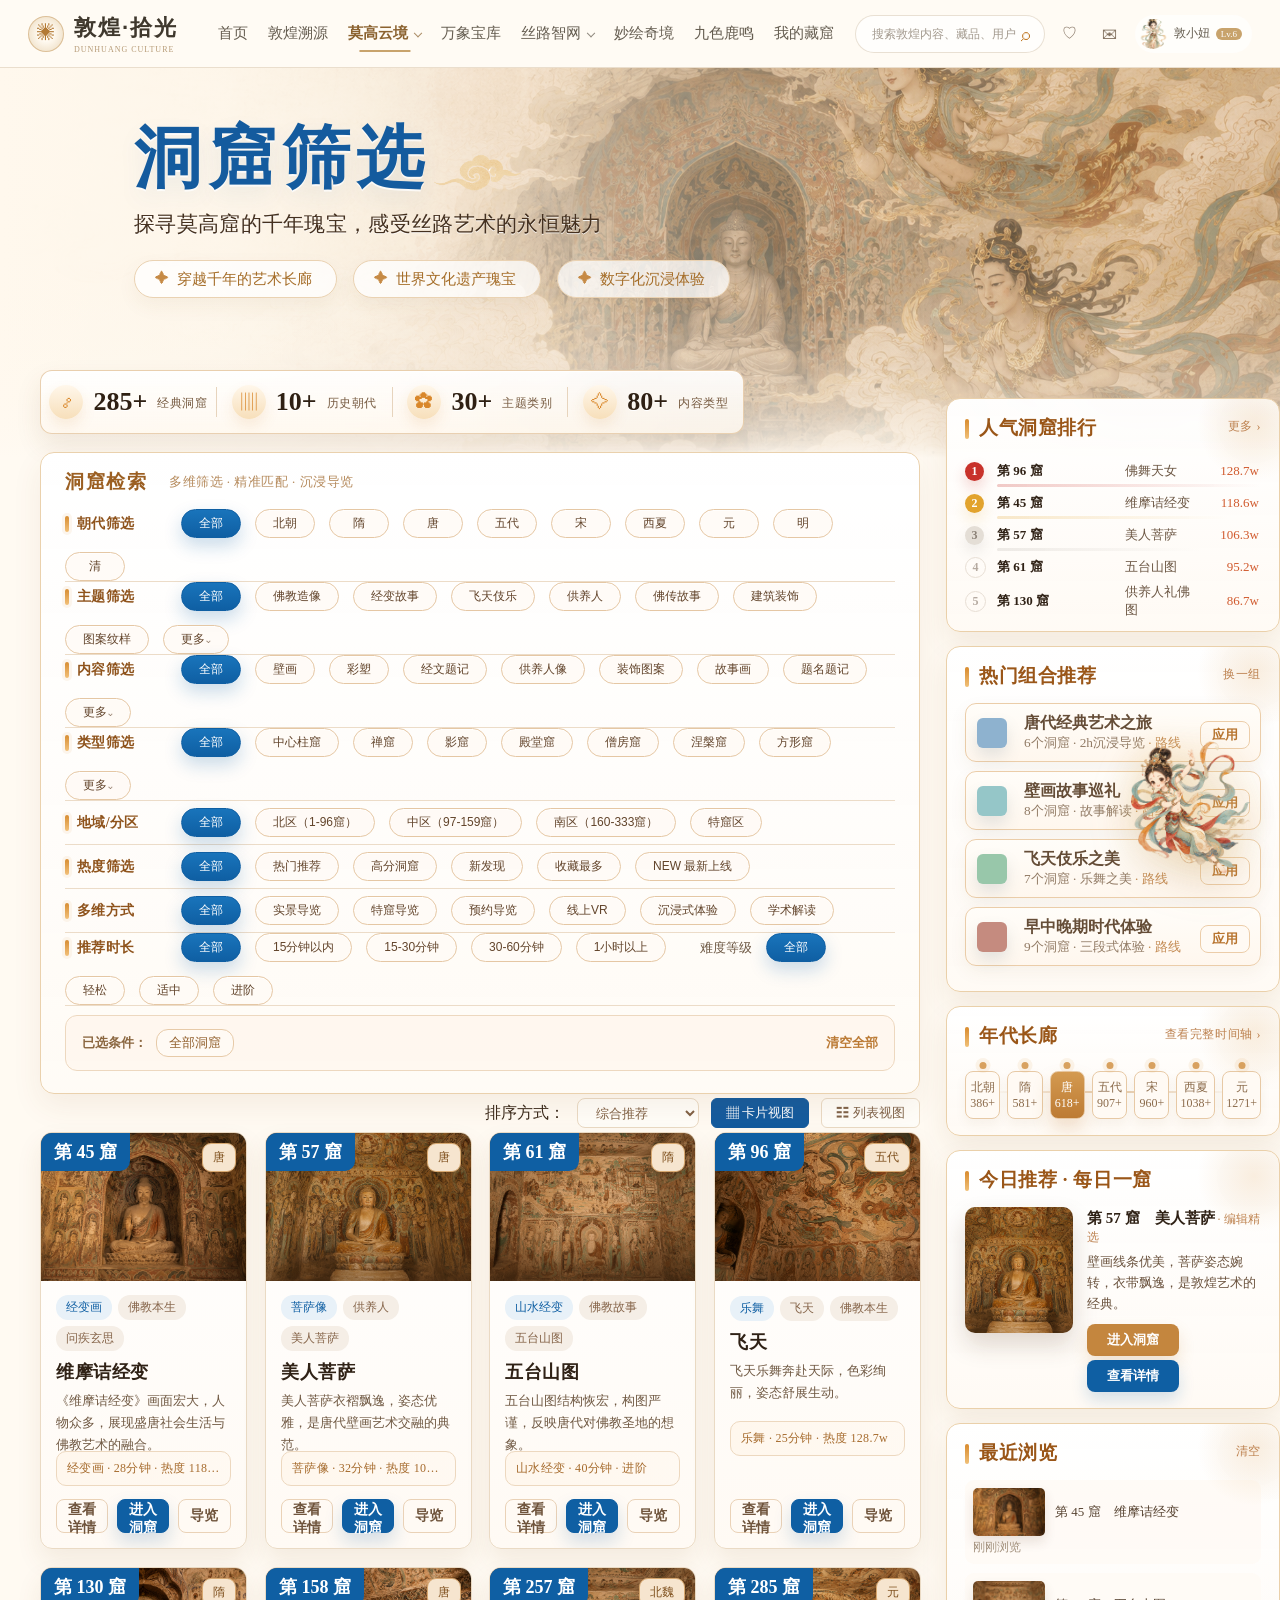
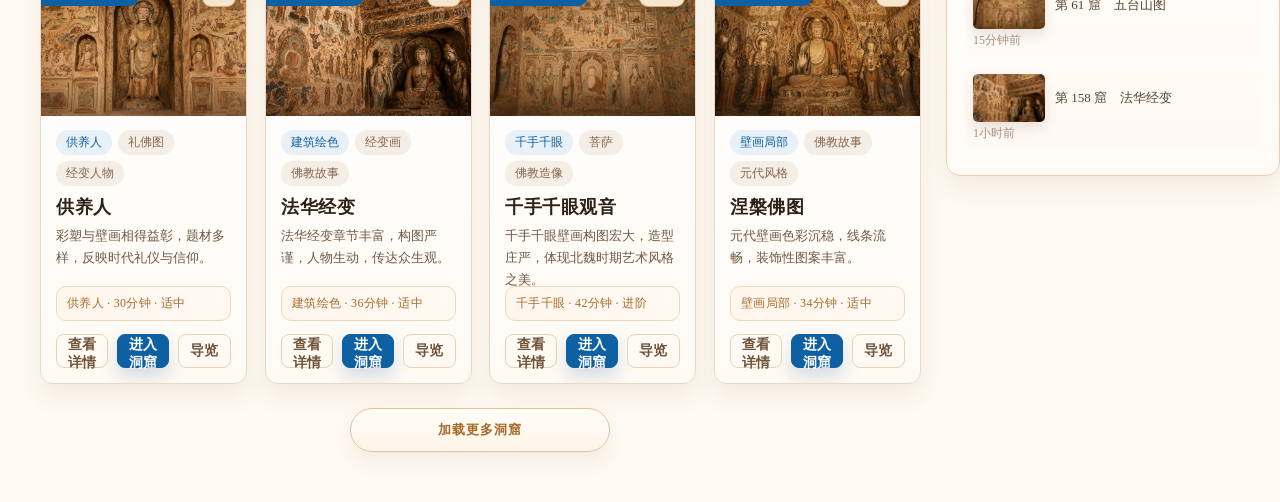
<file: dunhuang_frontend/dunhuang_frontend/pages/mogao2.html>
<!DOCTYPE html>
<html lang="zh-CN">
<head>
  <meta charset="UTF-8" />
  <meta name="viewport" content="width=device-width, initial-scale=1.0" />
  <title>敦煌·拾光｜洞窟筛选</title>
  <link rel="stylesheet" href="../assets/css/mogao2.css" />
  <link rel="stylesheet" href="../assets/css/ai-assistant.css" />
<style>
.topbar{position:absolute;top:0;left:0;right:0;z-index:50;height:68px;padding:0 28px;display:flex;align-items:center;justify-content:space-between;background:rgba(255,251,244,0.9);border-bottom:1px solid rgba(178,147,105,0.28);backdrop-filter:blur(14px)}
.brand{min-width:170px;display:flex;align-items:center;gap:10px;color:#3f382d}
.brand-logo{width:36px;height:36px;border:1px solid rgba(191,143,79,0.45);border-radius:50%;display:grid;place-items:center;color:#b37a35;background:radial-gradient(circle,#fffaf1 30%,#ead8bb);font-size:18px}
.brand-title{font-size:22px;letter-spacing:2px;font-weight:800;font-family:"STKaiti","KaiTi","Microsoft YaHei",Arial,sans-serif}
.brand-sub{margin-top:2px;color:#b69b76;font-family:Georgia,"Times New Roman",serif;font-size:8px;letter-spacing:1px}
.nav{display:flex;align-items:center;gap:20px;color:#655d50;font-size:15px}
.nav a{position:relative;padding:24px 0;color:inherit;text-decoration:none;white-space:nowrap;font-size:15px;font-family:"STKaiti","KaiTi","Microsoft YaHei",Arial,sans-serif}
.nav a::after{content:"";position:absolute;left:50%;bottom:15px;width:0;height:2px;background:#c8a36c;transform:translateX(-50%);transition:.25s}
.nav a:hover,.nav a.active{color:#8b622f}
.nav a:hover::after,.nav a.active::after{width:70%}
.nav-item{position:relative;display:inline-flex;align-items:center}
.has-dropdown>a{padding-right:13px}
.has-dropdown>a::before{content:"";position:absolute;right:0;top:50%;width:5px;height:5px;border-right:1px solid currentColor;border-bottom:1px solid currentColor;transform:translateY(-62%) rotate(45deg);opacity:.55;transition:transform .22s ease,opacity .22s ease}
.has-dropdown:hover>a::before,.has-dropdown:focus-within>a::before{transform:translateY(-35%) rotate(225deg);opacity:1}
.nav-dropdown{position:absolute;left:50%;top:calc(100% - 7px);z-index:80;width:160px;padding:6px;display:grid;gap:1px;background:linear-gradient(180deg,rgba(255,253,249,.96),rgba(247,238,226,.95));border:1px solid rgba(196,147,88,.34);border-radius:8px;box-shadow:0 18px 42px rgba(92,63,36,.16);opacity:0;visibility:hidden;transform:translate(-50%,10px);transition:opacity .22s ease,transform .22s ease,visibility .22s ease}
.nav-dropdown::before{content:"";position:absolute;left:50%;top:-6px;width:10px;height:10px;background:rgba(255,253,249,.96);border-left:1px solid rgba(196,147,88,.34);border-top:1px solid rgba(196,147,88,.34);transform:translateX(-50%) rotate(45deg)}
.has-dropdown:hover .nav-dropdown,.has-dropdown:focus-within .nav-dropdown{opacity:1;visibility:visible;transform:translate(-50%,0)}
.nav .nav-dropdown a{height:36px;padding:0 10px;display:flex;align-items:center;justify-content:center;color:#4c3c2b;font-size:14px;border-radius:6px}
.nav .nav-dropdown a::before,.nav .nav-dropdown a::after{display:none}
.nav .nav-dropdown a:hover,.nav .nav-dropdown a:focus-visible{color:#8a5a25;background:rgba(196,147,88,.13)}
.nav .has-dropdown>a::before,.nav .has-dropdown>a:hover::before,.nav .has-dropdown>a:focus-visible::before{left:auto!important;right:0!important;top:50%!important;bottom:auto!important;width:5px!important;height:5px!important;background:transparent!important;border-right:1px solid currentColor!important;border-bottom:1px solid currentColor!important;border-left:0!important;border-top:0!important;opacity:.72!important;box-shadow:none!important}
.nav .has-dropdown>a::before{transform:translateY(-62%) rotate(45deg)!important}
.nav .has-dropdown:hover>a::before,.nav .has-dropdown:focus-within>a::before{transform:translateY(-35%) rotate(225deg)!important}
.top-actions{display:flex;align-items:center;gap:10px;flex-shrink:0}
.search{width:190px;height:38px;padding:0 14px;border:1px solid rgba(176,146,106,0.28);border-radius:999px;display:flex;align-items:center;color:#9d907e;background:rgba(255,255,255,0.72)}
.search input{min-width:0;flex:1;border:none;outline:none;background:transparent;color:#776a5a;font-size:12px}
.search input::placeholder{color:rgba(119,106,90,0.68)}
.search span{font-size:18px;line-height:1}
.icon-btn{width:30px;height:30px;border:0;border-radius:50%;background:transparent;color:#877665;font-size:15px}
.icon-btn:hover{background:rgba(200,163,108,0.14)}
.user-mini{height:38px;padding:3px 10px 3px 3px;display:flex;align-items:center;gap:6px;border-radius:999px;color:#655d50;background:rgba(255,255,255,0.62);cursor:default}
.user-mini img{width:30px;height:30px;border-radius:50%;object-fit:cover}
.user-mini span{font-size:12px;white-space:nowrap;font-family:"STKaiti","KaiTi","Microsoft YaHei",Arial,sans-serif}
.user-mini em{padding:1px 5px;border-radius:999px;color:#fff;background:#c8a36c;font-size:9px;font-style:normal}
.page{padding-top:68px}
</style>
</head>
<body>
  <header class="topbar">
    <div class="brand">
      <div class="brand-logo">✺</div>
      <div>
        <div class="brand-title">敦煌·拾光</div>
        <div class="brand-sub">DUNHUANG CULTURE</div>
      </div>
    </div>

    <nav class="nav">
      <a href="../welcome.html?view=home">首页</a>
      <a href="./community.html">敦煌溯源</a>
      <span class="nav-item has-dropdown">
        <a href="./mogao1.html" class="active">莫高云境</a>
        <span class="nav-dropdown">
          <a href="./mogao1.html">云游洞窟</a>
          <a href="./mogao2.html">洞窟筛选</a>
        </span>
      </span>
      <a href="./wanxiang.html">万象宝库</a>
      <span class="nav-item has-dropdown">
        <a href="./knowledge1.html">丝路智网</a>
        <span class="nav-dropdown">
          <a href="./knowledge1.html">知识图谱</a>
          <a href="./knowledge2.html">智能检索</a>
        </span>
      </span>
      <a href="./game.html">妙绘奇境</a>
      <a href="./origin.html">九色鹿鸣</a>
      <a href="./profile.html">我的藏窟</a>
    </nav>

    <div class="top-actions">
      <div class="search">
        <input type="text" placeholder="搜索敦煌内容、藏品、用户" />
        <span>⌕</span>
      </div>
      <button class="icon-btn">♡</button>
      <button class="icon-btn">✉</button>
      <div class="user-mini">
        <img src="../assets/images/profile/lingxi-main.png" alt="用户头像">
        <span>敦小妞</span>
        <em>Lv.6</em>
      </div>
    </div>
  </header>

  <main class="page">
    <section class="hero">
      <div class="hero-text">
        <h1>洞窟筛选</h1>
        <p>探寻莫高窟的千年瑰宝，感受丝路艺术的永恒魅力</p>
        <div class="hero-tags"><span>穿越千年的艺术长廊</span><span>世界文化遗产瑰宝</span><span>数字化沉浸体验</span></div>
      </div>
      <div class="hero-art"></div>
    </section>

    <section class="content-grid">
      <div class="main-col">
        <section class="stats-card">
          <div><b>285+</b><span>经典洞窟</span></div>
          <i></i><div><b>10+</b><span>历史朝代</span></div>
          <i></i><div><b>30+</b><span>主题类别</span></div>
          <i></i><div><b>80+</b><span>内容类型</span></div>
        </section>

        <section class="filter-card">
          <div class="filter-row"><label>朝代筛选</label><button class="chosen">全部</button><button>北朝</button><button>隋</button><button>唐</button><button>五代</button><button>宋</button><button>西夏</button><button>元</button><button>明</button><button>清</button></div>
          <div class="filter-row"><label>主题筛选</label><button class="chosen">全部</button><button>佛教造像</button><button>经变故事</button><button>飞天伎乐</button><button>供养人</button><button>佛传故事</button><button>建筑装饰</button><button>图案纹样</button><button>更多⌄</button></div>
          <div class="filter-row"><label>内容筛选</label><button class="chosen">全部</button><button>壁画</button><button>彩塑</button><button>经文题记</button><button>供养人像</button><button>装饰图案</button><button>故事画</button><button>题名题记</button><button>更多⌄</button></div>
          <div class="filter-row"><label>类型筛选</label><button class="chosen">全部</button><button>中心柱窟</button><button>禅窟</button><button>影窟</button><button>殿堂窟</button><button>僧房窟</button><button>涅槃窟</button><button>方形窟</button><button>更多⌄</button></div>
          <div class="filter-row"><label>地域/分区</label><button class="chosen">全部</button><button>北区（1-96窟）</button><button>中区（97-159窟）</button><button>南区（160-333窟）</button><button>特窟区</button></div>
          <div class="filter-row"><label>热度筛选</label><button class="chosen">全部</button><button>热门推荐</button><button>高分洞窟</button><button>新发现</button><button>收藏最多</button><button>NEW 最新上线</button></div>
          <div class="filter-row"><label>多维方式</label><button class="chosen">全部</button><button>实景导览</button><button>特窟导览</button><button>预约导览</button><button>线上VR</button><button>沉浸式体验</button><button>学术解读</button></div>
          <div class="filter-row"><label>推荐时长</label><button class="chosen">全部</button><button>15分钟以内</button><button>15-30分钟</button><button>30-60分钟</button><button>1小时以上</button><span class="difficulty">难度等级</span><button class="chosen">全部</button><button>轻松</button><button>适中</button><button>进阶</button></div>
          <div class="selected"><strong>已选条件：</strong><span>唐代 ×</span><span>壁画 ×</span><span>北区（1-96窟）×</span><span>热门推荐 ×</span><a>清空全部</a></div>
        </section>

        <div class="toolbar"><span></span><label>排序方式：</label><select><option>综合推荐</option><option>浏览热度</option><option>年代顺序</option></select><button class="view active">▦ 卡片视图</button><button class="view">☷ 列表视图</button></div>

        <section class="cards" id="cards"></section>
        <button class="load-more" id="loadMore">加载更多洞窟</button>
      </div>

      <aside class="side-col">
        <section class="side-card ranking"><h3>人气洞窟排行 <a>更多 ›</a></h3><ol><li><b>第 96 窟</b><span>佛舞天女</span><em>128.7w</em></li><li><b>第 45 窟</b><span>维摩诘经变</span><em>118.6w</em></li><li><b>第 57 窟</b><span>美人菩萨</span><em>106.3w</em></li><li><b>第 61 窟</b><span>五台山图</span><em>95.2w</em></li><li><b>第 130 窟</b><span>供养人礼佛图</span><em>86.7w</em></li></ol></section>
        <section class="side-card combo"><h3>热门组合推荐 <a>换一组</a></h3><div class="combo-item blue">唐代经典艺术之旅 <small>6个洞窟 · 2h沉浸导览</small><button>应用</button></div><div class="combo-item cyan">壁画故事巡礼 <small>8个洞窟 · 故事解读</small><button>应用</button></div><div class="combo-item green">飞天伎乐之美 <small>7个洞窟 · 乐舞之美</small><button>应用</button></div><div class="combo-item red">早中晚期时代体验 <small>9个洞窟 · 三段式体验</small><button>应用</button></div></section>
        <section class="side-card era"><h3>年代长廊 <a>查看完整时间轴 ›</a></h3><div class="era-tabs"><span>北朝<br>386+</span><span>隋<br>581+</span><span class="on">唐<br>618+</span><span>五代<br>907+</span><span>宋<br>960+</span><span>西夏<br>1038+</span><span>元<br>1271+</span></div></section>
        <section class="side-card today"><h3>今日推荐 · 每日一窟</h3><div class="today-box"><img src="../assets/images/mogao2/cave57.png"/><div><b>第 57 窟　美人菩萨</b><p>壁画线条优美，菩萨姿态婉转，衣带飘逸，是敦煌艺术的经典。</p><button>进入洞窟</button><button class="outline">查看详情</button></div></div></section>
        <section class="side-card recent"><h3>最近浏览 <a>清空</a></h3><p><img src="../assets/images/mogao2/cave45.png">第 45 窟　维摩诘经变 <span>刚刚浏览</span></p><p><img src="../assets/images/mogao2/cave61.png">第 61 窟　五台山图 <span>15分钟前</span></p><p><img src="../assets/images/mogao2/cave158.png">第 158 窟　法华经变 <span>1小时前</span></p></section>
      </aside>
    </section>
  </main>
  <script src="../assets/js/mogao2.js"></script>
  <script src="../assets/js/ai-assistant.js"></script>
</body>
</html>
</file>
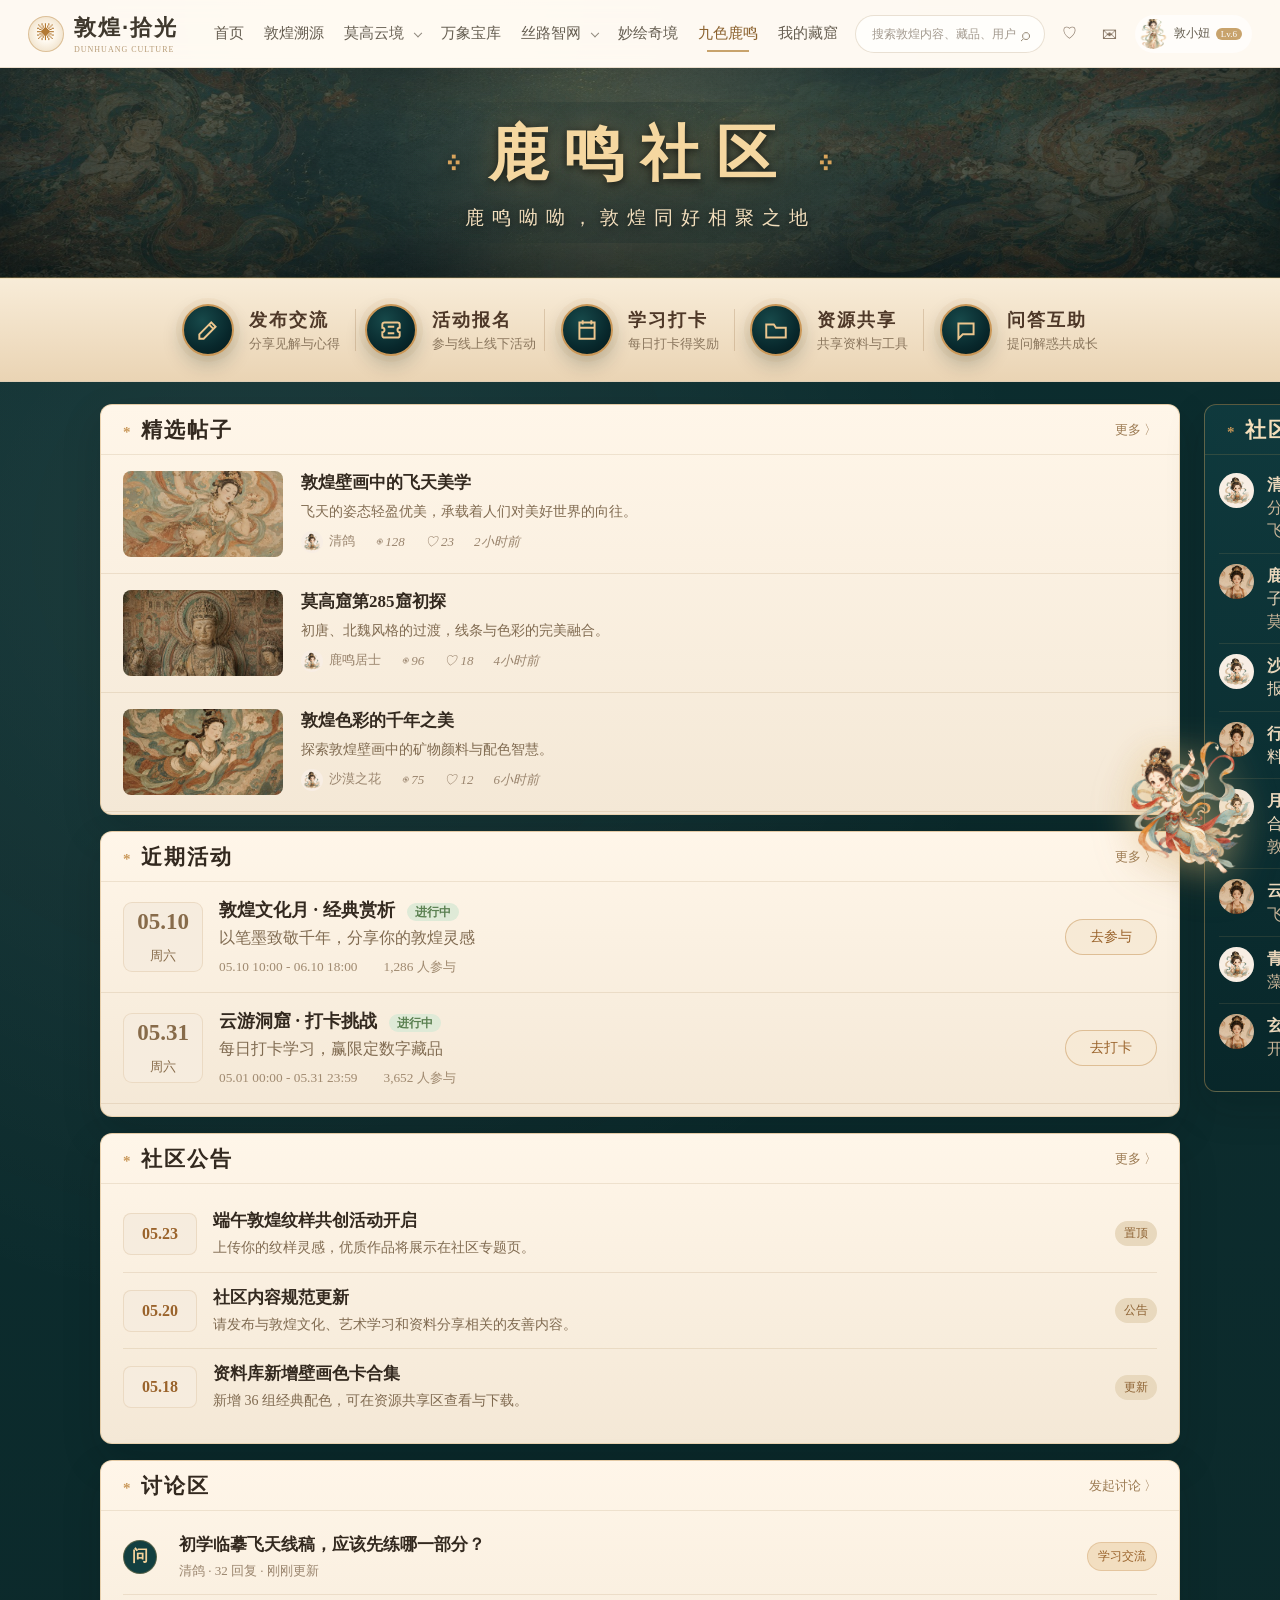
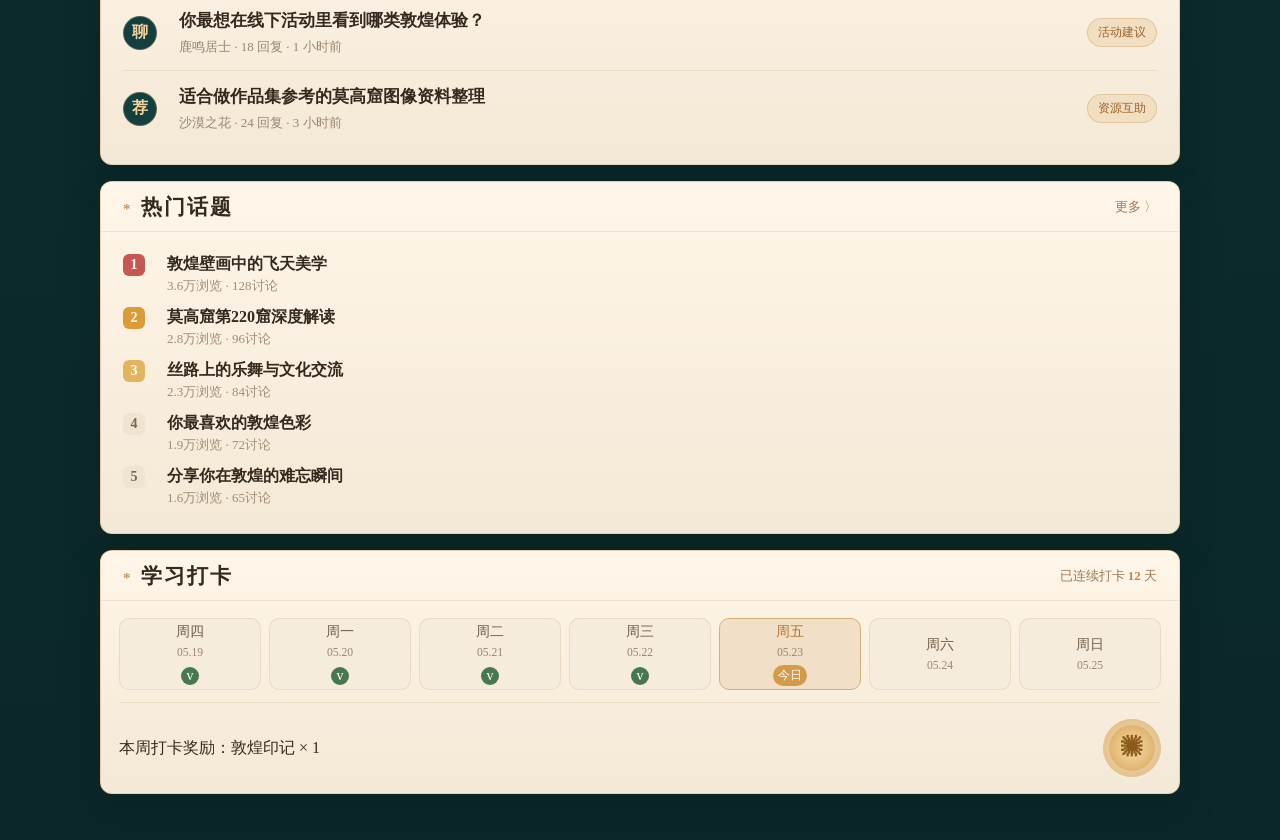
<file: dunhuang_frontend/dunhuang_frontend/pages/origin.html>
<!DOCTYPE html>
<html lang="zh-CN">
<head>
  <meta charset="UTF-8" />
  <meta name="viewport" content="width=device-width, initial-scale=1.0" />
  <title>鹿鸣社区 - 敦煌·拾光</title>
  <link rel="stylesheet" href="../assets/css/ai-assistant.css" />
  <link rel="stylesheet" href="../assets/css/origin.css" />
<style>
.topbar{position:absolute;top:0;left:0;right:0;z-index:50;height:68px;padding:0 28px;display:flex;align-items:center;justify-content:space-between;background:rgba(255,251,244,0.9);border-bottom:1px solid rgba(178,147,105,0.28);backdrop-filter:blur(14px)}
.brand{min-width:170px;display:flex;align-items:center;gap:10px;color:#3f382d}
.brand-logo{width:36px;height:36px;border:1px solid rgba(191,143,79,0.45);border-radius:50%;display:grid;place-items:center;color:#b37a35;background:radial-gradient(circle,#fffaf1 30%,#ead8bb);font-size:18px}
.brand-title{font-size:22px;letter-spacing:2px;font-weight:800;font-family:"STKaiti","KaiTi","Microsoft YaHei",Arial,sans-serif}
.brand-sub{margin-top:2px;color:#b69b76;font-family:Georgia,"Times New Roman",serif;font-size:8px;letter-spacing:1px}
.nav{display:flex;align-items:center;gap:20px;color:#655d50;font-size:15px}
.nav a{position:relative;padding:24px 0;color:inherit;text-decoration:none;white-space:nowrap;font-size:15px;font-family:"STKaiti","KaiTi","Microsoft YaHei",Arial,sans-serif}
.nav a::after{content:"";position:absolute;left:50%;bottom:15px;width:0;height:2px;background:#c8a36c;transform:translateX(-50%);transition:.25s}
.nav a:hover,.nav a.active{color:#8b622f}
.nav a:hover::after,.nav a.active::after{width:70%}
.nav-item{position:relative;display:inline-flex;align-items:center}
.has-dropdown>a{padding-right:13px}
.has-dropdown>a::before{content:"";position:absolute;right:0;top:50%;width:5px;height:5px;border-right:1px solid currentColor;border-bottom:1px solid currentColor;transform:translateY(-62%) rotate(45deg);opacity:.55;transition:transform .22s ease,opacity .22s ease}
.has-dropdown:hover>a::before,.has-dropdown:focus-within>a::before{transform:translateY(-35%) rotate(225deg);opacity:1}
.nav-dropdown{position:absolute;left:50%;top:calc(100% - 7px);z-index:80;width:160px;padding:6px;display:grid;gap:1px;background:linear-gradient(180deg,rgba(255,253,249,.96),rgba(247,238,226,.95));border:1px solid rgba(196,147,88,.34);border-radius:8px;box-shadow:0 18px 42px rgba(92,63,36,.16);opacity:0;visibility:hidden;transform:translate(-50%,10px);transition:opacity .22s ease,transform .22s ease,visibility .22s ease}
.nav-dropdown::before{content:"";position:absolute;left:50%;top:-6px;width:10px;height:10px;background:rgba(255,253,249,.96);border-left:1px solid rgba(196,147,88,.34);border-top:1px solid rgba(196,147,88,.34);transform:translateX(-50%) rotate(45deg)}
.has-dropdown:hover .nav-dropdown,.has-dropdown:focus-within .nav-dropdown{opacity:1;visibility:visible;transform:translate(-50%,0)}
.nav .nav-dropdown a{height:36px;padding:0 10px;display:flex;align-items:center;justify-content:center;color:#4c3c2b;font-size:14px;border-radius:6px}
.nav .nav-dropdown a::before,.nav .nav-dropdown a::after{display:none}
.nav .nav-dropdown a:hover,.nav .nav-dropdown a:focus-visible{color:#8a5a25;background:rgba(196,147,88,.13)}
.nav .has-dropdown>a::before,.nav .has-dropdown>a:hover::before,.nav .has-dropdown>a:focus-visible::before{left:auto!important;right:0!important;top:50%!important;bottom:auto!important;width:5px!important;height:5px!important;background:transparent!important;border-right:1px solid currentColor!important;border-bottom:1px solid currentColor!important;border-left:0!important;border-top:0!important;opacity:.72!important;box-shadow:none!important}
.nav .has-dropdown>a::before{transform:translateY(-62%) rotate(45deg)!important}
.nav .has-dropdown:hover>a::before,.nav .has-dropdown:focus-within>a::before{transform:translateY(-35%) rotate(225deg)!important}
.top-actions{display:flex;align-items:center;gap:10px;flex-shrink:0}
.search{width:190px;height:38px;padding:0 14px;border:1px solid rgba(176,146,106,0.28);border-radius:999px;display:flex;align-items:center;color:#9d907e;background:rgba(255,255,255,0.72)}
.search input{min-width:0;flex:1;border:none;outline:none;background:transparent;color:#776a5a;font-size:12px}
.search input::placeholder{color:rgba(119,106,90,0.68)}
.search span{font-size:18px;line-height:1}
.icon-btn{width:30px;height:30px;border:0;border-radius:50%;background:transparent;color:#877665;font-size:15px}
.icon-btn:hover{background:rgba(200,163,108,0.14)}
.user-mini{height:38px;padding:3px 10px 3px 3px;display:flex;align-items:center;gap:6px;border-radius:999px;color:#655d50;background:rgba(255,255,255,0.62);cursor:default}
.user-mini img{width:30px;height:30px;border-radius:50%;object-fit:cover}
.user-mini span{font-size:12px;white-space:nowrap;font-family:"STKaiti","KaiTi","Microsoft YaHei",Arial,sans-serif}
.user-mini em{padding:1px 5px;border-radius:999px;color:#fff;background:#c8a36c;font-size:9px;font-style:normal}
.page-shell{padding-top:68px}
</style>

</head>
<body>
  <div class="page-shell">
        <header class="topbar">
      <div class="brand">
        <div class="brand-logo">✺</div>
        <div>
          <div class="brand-title">敦煌·拾光</div>
          <div class="brand-sub">DUNHUANG CULTURE</div>
        </div>
      </div>
      <nav class="nav">
        <a href="../welcome.html?view=home">首页</a>
        <a href="./community.html">敦煌溯源</a>
        <span class="nav-item has-dropdown">
          <a href="./mogao1.html">莫高云境</a>
          <span class="nav-dropdown">
            <a href="./mogao1.html">云游洞窟</a>
            <a href="./mogao2.html">洞窟筛选</a>
          </span>
        </span>
        <a href="./wanxiang.html">万象宝库</a>
        <span class="nav-item has-dropdown">
          <a href="./knowledge1.html">丝路智网</a>
          <span class="nav-dropdown">
            <a href="./knowledge1.html">知识图谱</a>
            <a href="./knowledge2.html">智能检索</a>
          </span>
        </span>
        <a href="./game.html">妙绘奇境</a>
        <a href="./origin.html" class="active">九色鹿鸣</a>
        <a href="./profile.html">我的藏窟</a>
      </nav>
      <div class="top-actions">
        <div class="search">
          <input type="text" placeholder="搜索敦煌内容、藏品、用户" />
          <span>⌕</span>
        </div>
        <button class="icon-btn">♡</button>
        <button class="icon-btn">✉</button>
        <div class="user-mini">
          <img src="../assets/images/profile/lingxi-main.png" alt="用户头像">
          <span>敦小妞</span>
          <em>Lv.6</em>
        </div>
      </div>
    </header>

    <section class="hero">
      <div class="hero-mask"></div>
      <div class="hero-title">
        <span class="orn">༶</span>
        <h1>鹿鸣社区</h1>
        <span class="orn">༶</span>
        <p>鹿鸣呦呦，敦煌同好相聚之地</p>
      </div>
    </section>

    <section class="quick-strip">
      <a class="quick-item" href="#publish"><i data-icon="edit"></i><span><strong>发布交流</strong><em>分享见解与心得</em></span></a>
      <a class="quick-item" href="#events"><i data-icon="ticket"></i><span><strong>活动报名</strong><em>参与线上线下活动</em></span></a>
      <a class="quick-item" href="#check"><i data-icon="calendar"></i><span><strong>学习打卡</strong><em>每日打卡得奖励</em></span></a>
      <a class="quick-item" href="#share"><i data-icon="folder"></i><span><strong>资源共享</strong><em>共享资料与工具</em></span></a>
      <a class="quick-item" href="#qa"><i data-icon="chat"></i><span><strong>问答互助</strong><em>提问解惑共成长</em></span></a>
    </section>

    <main class="layout">
      <section class="center-col">
        <section class="card selected-posts" id="publish">
          <div class="card-title"><h2>精选帖子</h2><a>更多 〉</a></div>
          <article class="post-row featured">
            <img src="../assets/images/origin/thumb-feitian.jpg" alt="飞天壁画帖子" />
            <div><h3>敦煌壁画中的飞天美学</h3><p>飞天的姿态轻盈优美，承载着人们对美好世界的向往。</p><footer><span>清鸽</span><em>◉ 128</em><em>♡ 23</em><em>2小时前</em></footer></div>
          </article>
          <article class="post-row"><img src="../assets/images/origin/thumb-buddha-cave.jpg" alt="莫高窟帖子" /><div><h3>莫高窟第285窟初探</h3><p>初唐、北魏风格的过渡，线条与色彩的完美融合。</p><footer><span>鹿鸣居士</span><em>◉ 96</em><em>♡ 18</em><em>4小时前</em></footer></div></article>
          <article class="post-row"><img src="../assets/images/origin/thumb-lotus-feitian.jpg" alt="敦煌色彩帖子" /><div><h3>敦煌色彩的千年之美</h3><p>探索敦煌壁画中的矿物颜料与配色智慧。</p><footer><span>沙漠之花</span><em>◉ 75</em><em>♡ 12</em><em>6小时前</em></footer></div></article>
        </section>

        <section class="card events" id="events">
          <div class="card-title"><h2>近期活动</h2><a>更多 〉</a></div>
          <div class="event-item"><time><b>05.10</b><span>周六</span></time><div><h3>敦煌文化月 · 经典赏析 <mark>进行中</mark></h3><p>以笔墨致敬千年，分享你的敦煌灵感</p><small>05.10 10:00 - 06.10 18:00　　1,286 人参与</small></div><button>去参与</button></div>
          <div class="event-item"><time><b>05.31</b><span>周六</span></time><div><h3>云游洞窟 · 打卡挑战 <mark>进行中</mark></h3><p>每日打卡学习，赢限定数字藏品</p><small>05.01 00:00 - 05.31 23:59　　3,652 人参与</small></div><button>去打卡</button></div>
        </section>

        <section class="card notice-card" id="notice">
          <div class="card-title"><h2>社区公告</h2><a>更多 〉</a></div>
          <ul>
            <li><time>05.23</time><div><h3>端午敦煌纹样共创活动开启</h3><p>上传你的纹样灵感，优质作品将展示在社区专题页。</p></div><span>置顶</span></li>
            <li><time>05.20</time><div><h3>社区内容规范更新</h3><p>请发布与敦煌文化、艺术学习和资料分享相关的友善内容。</p></div><span>公告</span></li>
            <li><time>05.18</time><div><h3>资料库新增壁画色卡合集</h3><p>新增 36 组经典配色，可在资源共享区查看与下载。</p></div><span>更新</span></li>
          </ul>
        </section>

        <section class="card discussion-card" id="discussion">
          <div class="card-title"><h2>讨论区</h2><a>发起讨论 〉</a></div>
          <div class="discussion-list">
            <article>
              <i>问</i>
              <div><h3>初学临摹飞天线稿，应该先练哪一部分？</h3><p>清鸽 · 32 回复 · 刚刚更新</p></div>
              <em>学习交流</em>
            </article>
            <article>
              <i>聊</i>
              <div><h3>你最想在线下活动里看到哪类敦煌体验？</h3><p>鹿鸣居士 · 18 回复 · 1 小时前</p></div>
              <em>活动建议</em>
            </article>
            <article>
              <i>荐</i>
              <div><h3>适合做作品集参考的莫高窟图像资料整理</h3><p>沙漠之花 · 24 回复 · 3 小时前</p></div>
              <em>资源互助</em>
            </article>
          </div>
        </section>

        <section class="card hot-topics">
          <div class="card-title"><h2>热门话题</h2><a>更多 〉</a></div>
          <ol>
            <li><b>1</b><span>敦煌壁画中的飞天美学</span><em>3.6万浏览 · 128讨论</em></li>
            <li><b>2</b><span>莫高窟第220窟深度解读</span><em>2.8万浏览 · 96讨论</em></li>
            <li><b>3</b><span>丝路上的乐舞与文化交流</span><em>2.3万浏览 · 84讨论</em></li>
            <li><b class="plain">4</b><span>你最喜欢的敦煌色彩</span><em>1.9万浏览 · 72讨论</em></li>
            <li><b class="plain">5</b><span>分享你在敦煌的难忘瞬间</span><em>1.6万浏览 · 65讨论</em></li>
          </ol>
        </section>

        <section class="card check-card" id="check">
          <div class="card-title"><h2>学习打卡</h2><span>已连续打卡 <strong>12</strong> 天</span></div>
          <div class="week-row">
            <button class="done">周四<small>05.19</small></button><button class="done">周一<small>05.20</small></button><button class="done">周二<small>05.21</small></button><button class="done">周三<small>05.22</small></button><button class="today">周五<small>05.23</small><em>今日</em></button><button>周六<small>05.24</small></button><button>周日<small>05.25</small></button>
          </div>
          <div class="coin-row"><span>本周打卡奖励：敦煌印记 × 1</span><i>✺</i></div>
        </section>

      </section>

      <aside class="right-col">
        <section class="card feed-card">
          <div class="card-title"><h2>社区动态</h2><a>更多 〉</a></div>
          <ul>
            <li><img src="../assets/images/origin/avatar-main.jpg" alt="头像" /><p><b>清鸽</b> 发表了新帖子<br/><span>分享了《敦煌壁画中的飞天美学》</span></p><em>2 分钟前</em></li>
            <li><img src="../assets/images/origin/avatar-ai.jpg" alt="头像" /><p><b>鹿鸣居士</b> 赞了你的帖子<br/><span>莫高窟第220窟浅析</span></p><em>15 分钟前</em></li>
            <li><img src="../assets/images/origin/avatar-main.jpg" alt="头像" /><p><b>沙漠之花</b> 参与了活动报名</p><em>1 小时前</em></li>
            <li><img src="../assets/images/origin/avatar-ai.jpg" alt="头像" /><p><b>行者无疆</b> 上传了新资料</p><em>2 小时前</em></li>
            <li><img src="../assets/images/origin/avatar-main.jpg" alt="头像" /><p><b>月下鸣沙</b> 收藏了色卡合集<br/><span>敦煌壁画矿物色谱</span></p><em>3 小时前</em></li>
            <li><img src="../assets/images/origin/avatar-ai.jpg" alt="头像" /><p><b>云门客</b> 回复了讨论<br/><span>飞天线稿临摹顺序</span></p><em>4 小时前</em></li>
            <li><img src="../assets/images/origin/avatar-main.jpg" alt="头像" /><p><b>青金石</b> 发布了作品<br/><span>藻井纹样再设计</span></p><em>5 小时前</em></li>
            <li><img src="../assets/images/origin/avatar-ai.jpg" alt="头像" /><p><b>玄鸟</b> 加入了社区<br/><span>开始关注敦煌色彩</span></p><em>6 小时前</em></li>
          </ul>
        </section>
      </aside>
    </main>
  </div>
  <script src="../assets/js/origin.js"></script>
  <script src="../assets/js/ai-assistant.js"></script>
</body>
</html>
</file>
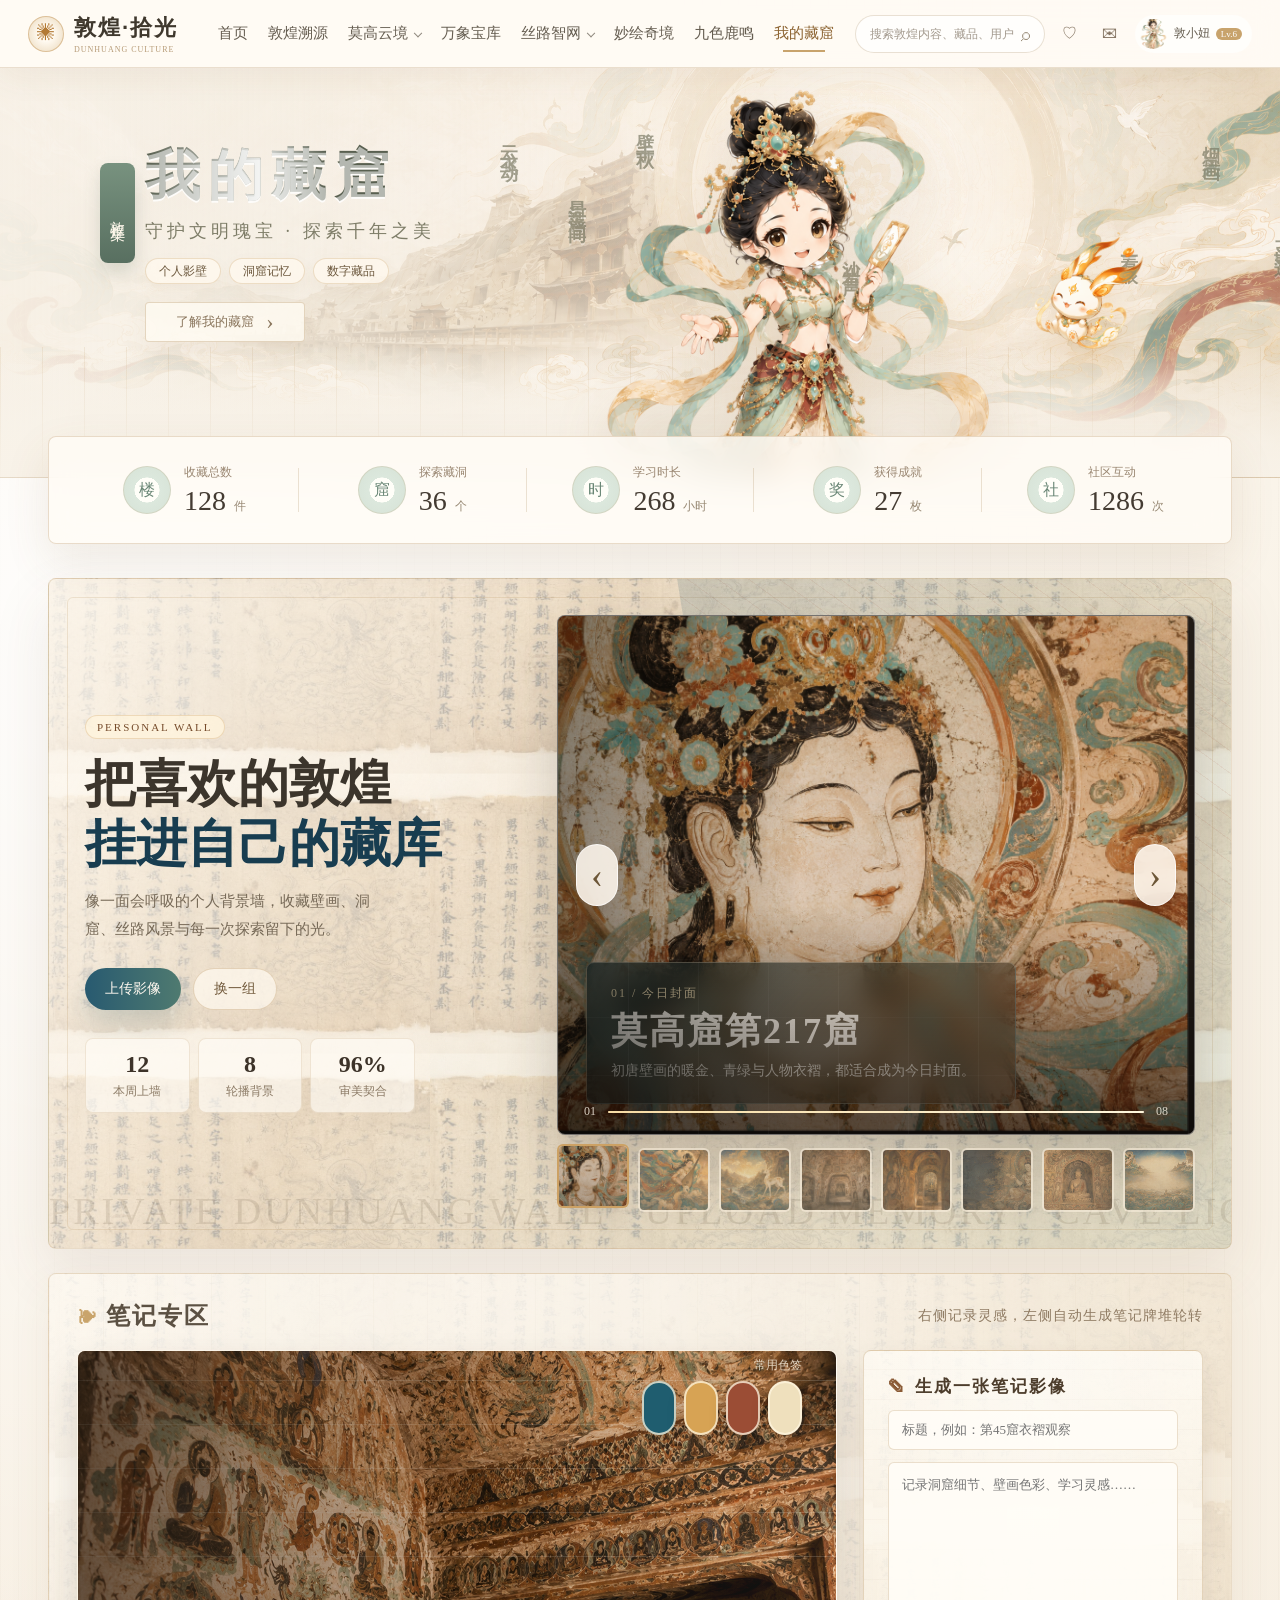
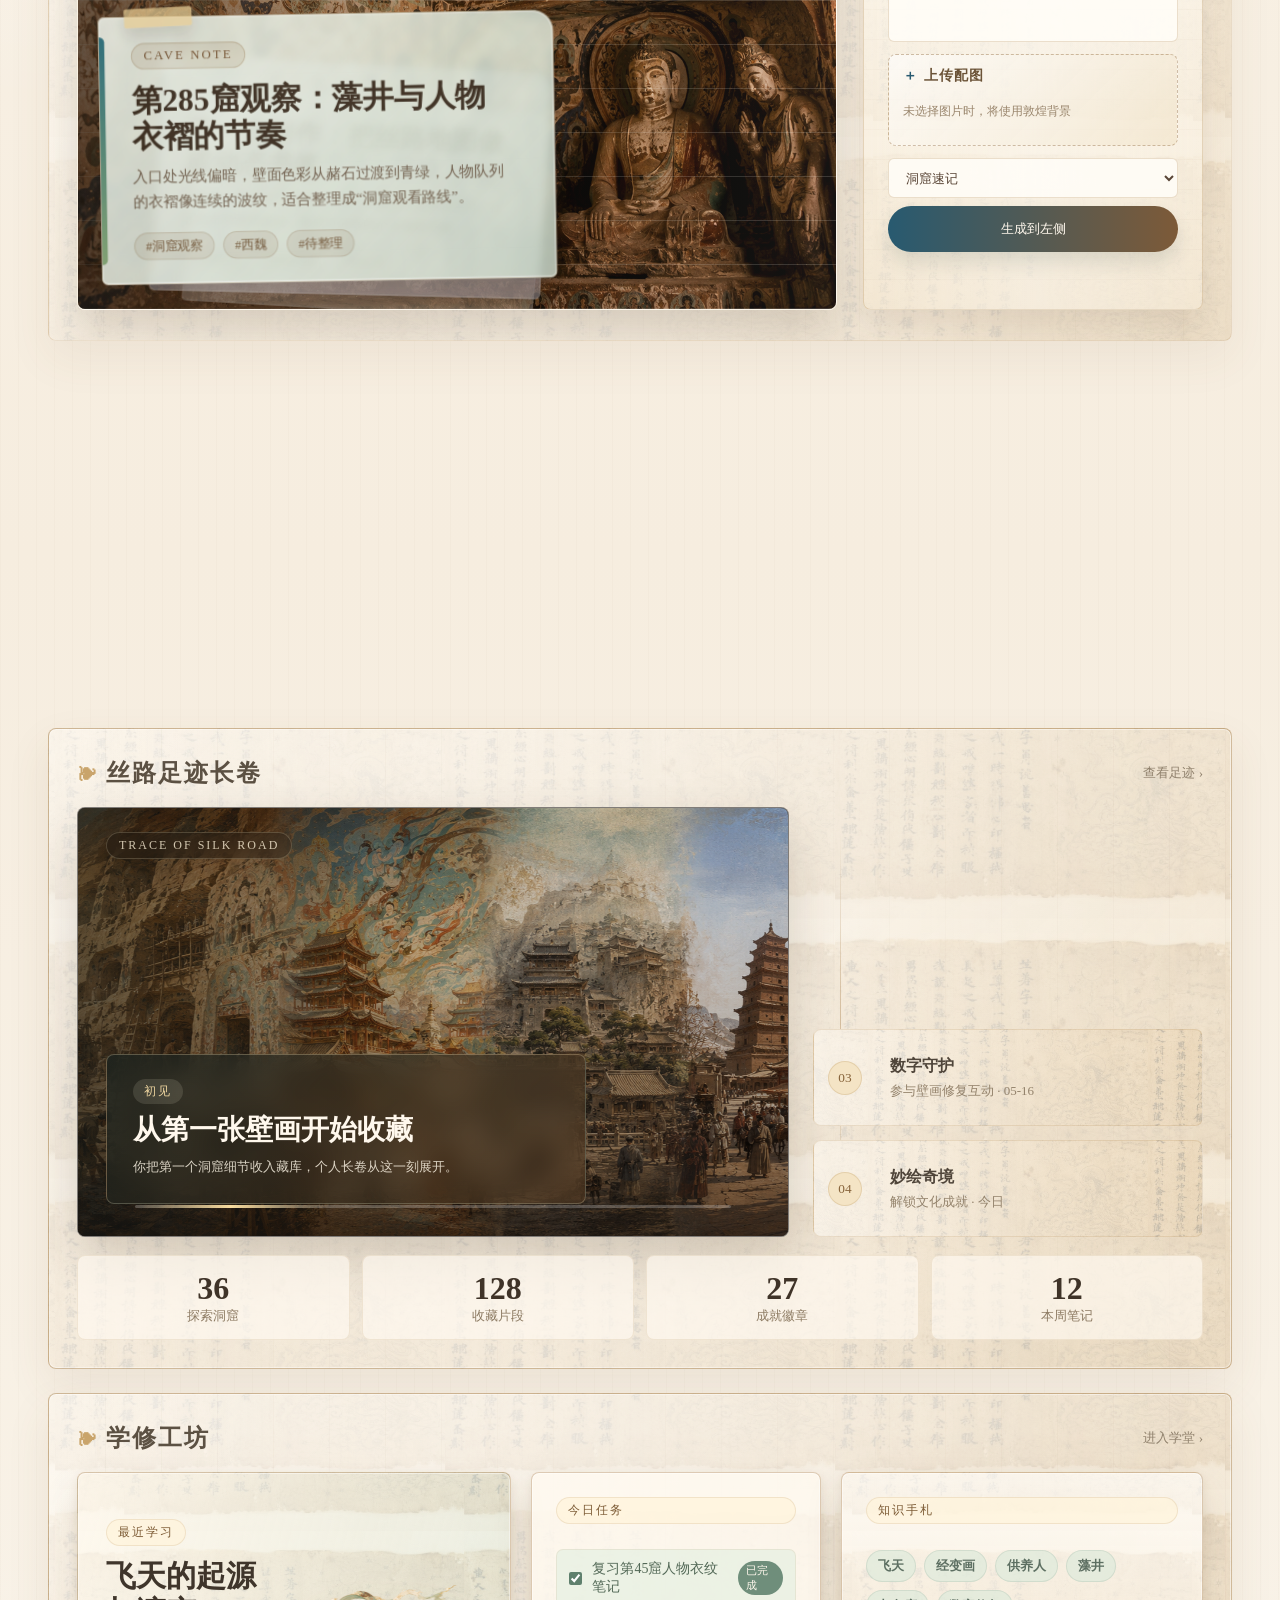
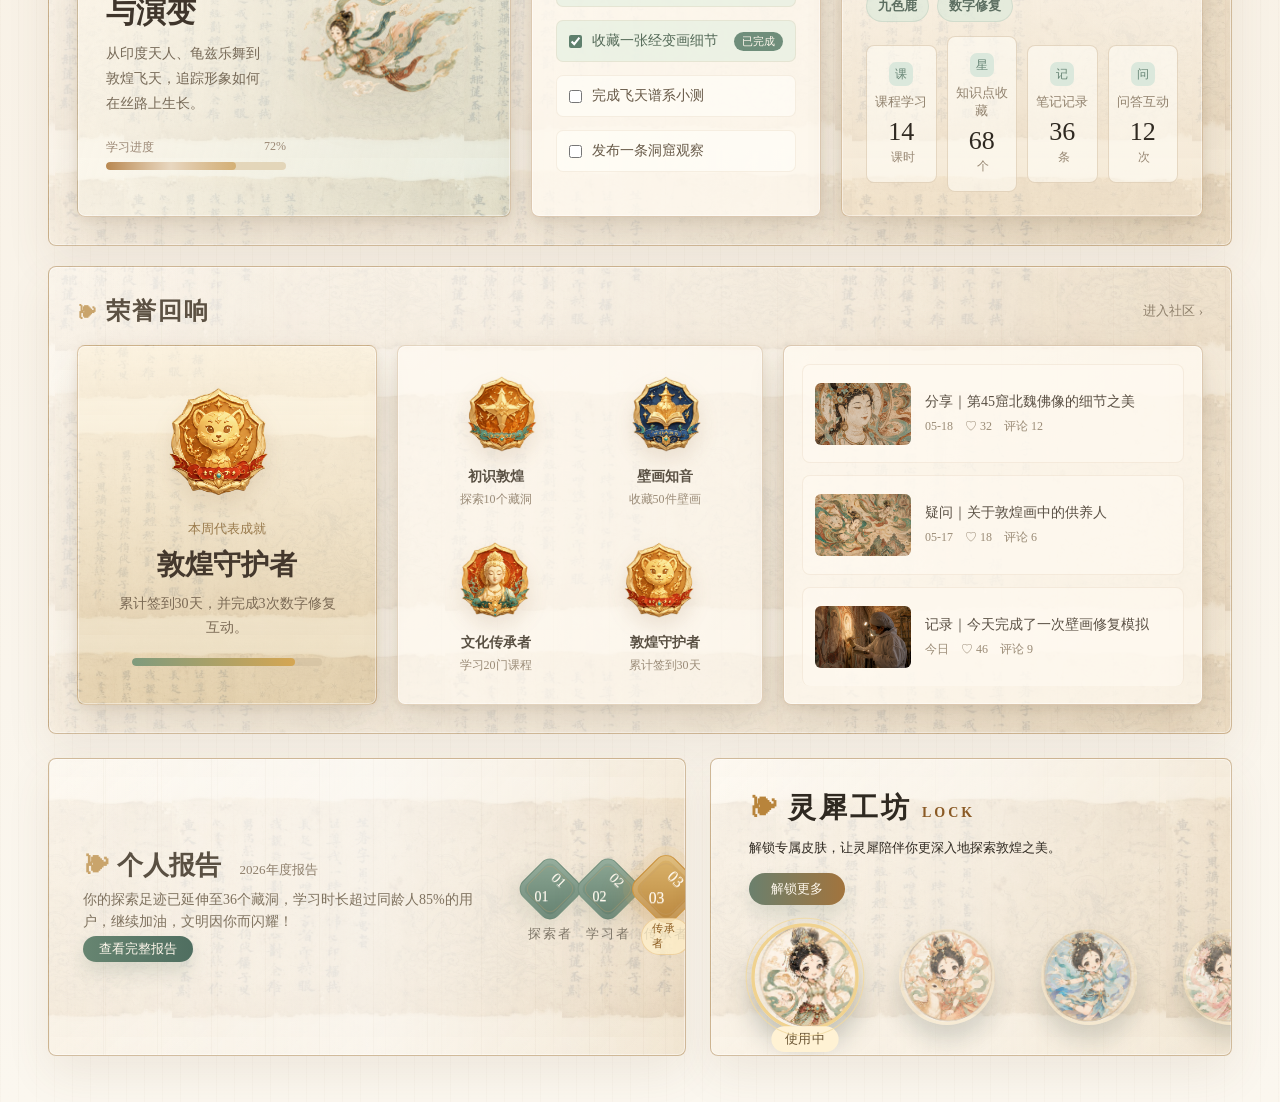
<file: dunhuang_frontend/dunhuang_frontend/pages/profile.html>
﻿<!DOCTYPE html>
<html lang="zh-CN">
<head>
  <meta charset="UTF-8" />
  <meta name="viewport" content="width=device-width, initial-scale=1.0" />
  <title>我的藏窟 - 敦煌文化</title>

  <link rel="stylesheet" href="../assets/css/profile.css" />
<style>
.topbar{position:absolute;top:0;left:0;right:0;z-index:50;height:68px;padding:0 28px;display:flex;align-items:center;justify-content:space-between;background:rgba(255,251,244,0.9);border-bottom:1px solid rgba(178,147,105,0.28);backdrop-filter:blur(14px)}
.brand{min-width:170px;display:flex;align-items:center;gap:10px;color:#3f382d}
.brand-logo{width:36px;height:36px;border:1px solid rgba(191,143,79,0.45);border-radius:50%;display:grid;place-items:center;color:#b37a35;background:radial-gradient(circle,#fffaf1 30%,#ead8bb);font-size:18px}
.brand-title{font-size:22px;letter-spacing:2px;font-weight:800;font-family:"STKaiti","KaiTi","Microsoft YaHei",Arial,sans-serif}
.brand-sub{margin-top:2px;color:#b69b76;font-family:Georgia,"Times New Roman",serif;font-size:8px;letter-spacing:1px}
.nav{display:flex;align-items:center;gap:20px;color:#655d50;font-size:15px}
.nav a{position:relative;padding:24px 0;color:inherit;text-decoration:none;white-space:nowrap;font-size:15px;font-family:"STKaiti","KaiTi","Microsoft YaHei",Arial,sans-serif}
.nav a::after{content:"";position:absolute;left:50%;bottom:15px;width:0;height:2px;background:#c8a36c;transform:translateX(-50%);transition:.25s}
.nav a:hover,.nav a.active{color:#8b622f}
.nav a:hover::after,.nav a.active::after{width:70%}
.nav-item{position:relative;display:inline-flex;align-items:center}
.has-dropdown>a{padding-right:13px}
.has-dropdown>a::before{content:"";position:absolute;right:0;top:50%;width:5px;height:5px;border-right:1px solid currentColor;border-bottom:1px solid currentColor;transform:translateY(-62%) rotate(45deg);opacity:.55;transition:transform .22s ease,opacity .22s ease}
.has-dropdown:hover>a::before,.has-dropdown:focus-within>a::before{transform:translateY(-35%) rotate(225deg);opacity:1}
.nav-dropdown{position:absolute;left:50%;top:calc(100% - 7px);z-index:80;width:160px;padding:6px;display:grid;gap:1px;background:linear-gradient(180deg,rgba(255,253,249,.96),rgba(247,238,226,.95));border:1px solid rgba(196,147,88,.34);border-radius:8px;box-shadow:0 18px 42px rgba(92,63,36,.16);opacity:0;visibility:hidden;transform:translate(-50%,10px);transition:opacity .22s ease,transform .22s ease,visibility .22s ease}
.nav-dropdown::before{content:"";position:absolute;left:50%;top:-6px;width:10px;height:10px;background:rgba(255,253,249,.96);border-left:1px solid rgba(196,147,88,.34);border-top:1px solid rgba(196,147,88,.34);transform:translateX(-50%) rotate(45deg)}
.has-dropdown:hover .nav-dropdown,.has-dropdown:focus-within .nav-dropdown{opacity:1;visibility:visible;transform:translate(-50%,0)}
.nav .nav-dropdown a{height:36px;padding:0 10px;display:flex;align-items:center;justify-content:center;color:#4c3c2b;font-size:14px;border-radius:6px}
.nav .nav-dropdown a::before,.nav .nav-dropdown a::after{display:none}
.nav .nav-dropdown a:hover,.nav .nav-dropdown a:focus-visible{color:#8a5a25;background:rgba(196,147,88,.13)}
.nav .has-dropdown>a::before,.nav .has-dropdown>a:hover::before,.nav .has-dropdown>a:focus-visible::before{left:auto!important;right:0!important;top:50%!important;bottom:auto!important;width:5px!important;height:5px!important;background:transparent!important;border-right:1px solid currentColor!important;border-bottom:1px solid currentColor!important;border-left:0!important;border-top:0!important;opacity:.72!important;box-shadow:none!important}
.nav .has-dropdown>a::before{transform:translateY(-62%) rotate(45deg)!important}
.nav .has-dropdown:hover>a::before,.nav .has-dropdown:focus-within>a::before{transform:translateY(-35%) rotate(225deg)!important}
.top-actions{display:flex;align-items:center;gap:10px;flex-shrink:0}
.search{width:190px;height:38px;padding:0 14px;border:1px solid rgba(176,146,106,0.28);border-radius:999px;display:flex;align-items:center;color:#9d907e;background:rgba(255,255,255,0.72)}
.search input{min-width:0;flex:1;border:none;outline:none;background:transparent;color:#776a5a;font-size:12px}
.search input::placeholder{color:rgba(119,106,90,0.68)}
.search span{font-size:18px;line-height:1}
.icon-btn{width:30px;height:30px;border:0;border-radius:50%;background:transparent;color:#877665;font-size:15px}
.icon-btn:hover{background:rgba(200,163,108,0.14)}
.user-mini{height:38px;padding:3px 10px 3px 3px;display:flex;align-items:center;gap:6px;border-radius:999px;color:#655d50;background:rgba(255,255,255,0.62);cursor:default}
.user-mini img{width:30px;height:30px;border-radius:50%;object-fit:cover}
.user-mini span{font-size:12px;white-space:nowrap;font-family:"STKaiti","KaiTi","Microsoft YaHei",Arial,sans-serif}
.user-mini em{padding:1px 5px;border-radius:999px;color:#fff;background:#c8a36c;font-size:9px;font-style:normal}
.page{padding-top:68px}
.hero-calligraphy{z-index:1!important;left:480px!important}
</style>

  <script src="../assets/js/profile.js" defer></script>
</head>

<body>
  <div class="page">

    <!-- 顶部导航 -->
        <header class="topbar">
      <div class="brand">
        <div class="brand-logo">✺</div>
        <div>
          <div class="brand-title">敦煌·拾光</div>
          <div class="brand-sub">DUNHUANG CULTURE</div>
        </div>
      </div>
      <nav class="nav">
        <a href="../welcome.html?view=home">首页</a>
        <a href="./community.html">敦煌溯源</a>
        <span class="nav-item has-dropdown">
          <a href="./mogao1.html">莫高云境</a>
          <span class="nav-dropdown">
            <a href="./mogao1.html">云游洞窟</a>
            <a href="./mogao2.html">洞窟筛选</a>
          </span>
        </span>
        <a href="./wanxiang.html">万象宝库</a>
        <span class="nav-item has-dropdown">
          <a href="./knowledge1.html">丝路智网</a>
          <span class="nav-dropdown">
            <a href="./knowledge1.html">知识图谱</a>
            <a href="./knowledge2.html">智能检索</a>
          </span>
        </span>
        <a href="./game.html">妙绘奇境</a>
        <a href="./origin.html">九色鹿鸣</a>
        <a href="./profile.html" class="active">我的藏窟</a>
      </nav>
      <div class="top-actions">
        <div class="search">
          <input type="text" placeholder="搜索敦煌内容、藏品、用户" />
          <span>⌕</span>
        </div>
        <button class="icon-btn">♡</button>
        <button class="icon-btn">✉</button>
        <div class="user-mini">
          <img src="../assets/images/profile/lingxi-main.png" alt="用户头像">
          <span>敦小妞</span>
          <em>Lv.6</em>
        </div>
      </div>
    </header>

    <!-- Hero -->
    <section class="hero">
      <div class="hero-text">
        <div class="label">敦煌集</div>
        <h1 class="hero-title">我的藏窟</h1>
        <p>守护文明瑰宝 · 探索千年之美</p>
        <div class="hero-spark">
          <span>个人影壁</span>
          <span>洞窟记忆</span>
          <span>数字藏品</span>
        </div>
        <button class="soft-btn">了解我的藏窟 <span>›</span></button>
      </div>

      <div class="hero-calligraphy" aria-label="藏窟题字">
        <p class="calligraphy-line line-1" data-calligraphy-lines="一笔藏千年|云衣飞动处|拾光入卷">一笔藏千年</p>
        <p class="calligraphy-line line-2" data-calligraphy-lines="一窟见万象|星河落壁间|照见敦煌">一窟见万象</p>
        <p class="calligraphy-line line-3" data-calligraphy-lines="风起敦煌|壁上千秋|月照鸣沙">风起敦煌</p>
        <p class="calligraphy-line line-4" data-calligraphy-lines="藏一页光|记一段梦|问一窟声">藏一页光</p>
        <p class="calligraphy-line line-5" data-calligraphy-lines="飞天入梦|莲华生辉|金粉照衣">飞天入梦</p>
        <p class="calligraphy-line line-6" data-calligraphy-lines="古卷微明|沙州有声|灯影成诗">古卷微明</p>
        <p class="calligraphy-line line-7" data-calligraphy-lines="青绿未央|朱砂仍暖|淡金如昼">青绿未央</p>
        <p class="calligraphy-line line-8" data-calligraphy-lines="云纹绕指|梵音入壁|鹿鸣归处">云纹绕指</p>
        <p class="calligraphy-line line-9" data-calligraphy-lines="万象成藏|千秋可记|此心向光">万象成藏</p>
        <p class="calligraphy-line line-10" data-calligraphy-lines="回看一眼|便是千年|莫负此卷">回看一眼</p>
        <p class="calligraphy-line line-11" data-calligraphy-lines="烟岚入画|风沙成歌|旧梦微明">烟岚入画</p>
        <p class="calligraphy-line line-12" data-calligraphy-lines="玉门春远|金铃轻响|云影归帆">玉门春远</p>
      </div>

      <img class="hero-girl" src="../assets/images/profile/lingxi-main.png" alt="灵犀">
      <img class="hero-bunny" src="../assets/images/profile/lingxi-bunny.png" alt="灵兔">
    </section>

    <!-- 数据统计 -->
    <section class="stats-panel">
      <div class="stat-item">
        <div class="stat-icon">楼</div>
        <div>
          <p>收藏总数</p>
          <strong data-count="128">0</strong><span> 件</span>
        </div>
      </div>
      <div class="line"></div>
      <div class="stat-item">
        <div class="stat-icon">窟</div>
        <div>
          <p>探索藏洞</p>
          <strong data-count="36">0</strong><span> 个</span>
        </div>
      </div>
      <div class="line"></div>
      <div class="stat-item">
        <div class="stat-icon">时</div>
        <div>
          <p>学习时长</p>
          <strong data-count="268">0</strong><span> 小时</span>
        </div>
      </div>
      <div class="line"></div>
      <div class="stat-item">
        <div class="stat-icon">奖</div>
        <div>
          <p>获得成就</p>
          <strong data-count="27">0</strong><span> 枚</span>
        </div>
      </div>
      <div class="line"></div>
      <div class="stat-item">
        <div class="stat-icon">社</div>
        <div>
          <p>社区互动</p>
          <strong data-count="1286">0</strong><span> 次</span>
        </div>
      </div>
    </section>

    <main class="content">

      <!-- 藏库影壁 -->
      <section class="wall-section" id="profileWall">
        <div class="wall-copy">
          <span class="wall-kicker">PERSONAL WALL</span>
          <h2>
            <span>把喜欢的敦煌</span>
            <span>挂进自己的藏库</span>
          </h2>
          <p>像一面会呼吸的个人背景墙，收藏壁画、洞窟、丝路风景与每一次探索留下的光。</p>

          <div class="wall-actions">
            <button class="upload-btn" type="button" id="mockUpload">上传影像</button>
            <input class="wall-upload-input" id="wallUploadInput" type="file" accept="image/*" multiple>
            <button class="ghost-btn" type="button" id="shuffleWall">换一组</button>
          </div>

          <div class="wall-metrics" aria-label="藏库影壁数据">
            <div>
              <strong>12</strong>
              <span>本周上墙</span>
            </div>
            <div>
              <strong id="wallTotalCount">8</strong>
              <span>轮播背景</span>
            </div>
            <div>
              <strong>96%</strong>
              <span>审美契合</span>
            </div>
          </div>
        </div>

        <div class="wall-showcase">
          <div class="wall-stage" id="wallStage">
            <article class="wall-slide active" data-title="莫高窟第217窟" data-note="初唐壁画的暖金、青绿与人物衣褶，都适合成为今日封面。">
              <img src="../assets/images/profile/treasure-01.png" alt="莫高窟第217窟壁画">
              <div class="wall-caption">
                <span>01 / 今日封面</span>
                <h3>莫高窟第217窟</h3>
                <p>初唐壁画的暖金、青绿与人物衣褶，都适合成为今日封面。</p>
              </div>
            </article>

            <article class="wall-slide" data-title="飞天长卷" data-note="云气像从壁面掠过，给藏库留下一段轻盈的飞行轨迹。">
              <img src="../assets/images/game/module-music.png" alt="飞天主题插画">
              <div class="wall-caption">
                <span>02 / 学习记忆</span>
                <h3>飞天长卷</h3>
                <p>云气像从壁面掠过，给藏库留下一段轻盈的飞行轨迹。</p>
              </div>
            </article>

            <article class="wall-slide" data-title="九色鹿鸣" data-note="故事感更强的一张，适合用作个人主页的情绪背景。">
              <img src="../assets/images/game/module-deer.png" alt="九色鹿主题图">
              <div class="wall-caption">
                <span>03 / 故事收藏</span>
                <h3>九色鹿鸣</h3>
                <p>故事感更强的一张，适合用作个人主页的情绪背景。</p>
              </div>
            </article>

            <article class="wall-slide" data-title="洞窟金光" data-note="把云游洞窟里最有仪式感的一帧收进私人影壁。">
              <img src="../assets/images/mogao1/thumb-320.png" alt="莫高窟第320窟">
              <div class="wall-caption">
                <span>04 / 洞窟影像</span>
                <h3>洞窟金光</h3>
                <p>把云游洞窟里最有仪式感的一帧收进私人影壁。</p>
              </div>
            </article>

            <article class="wall-slide" data-title="数字洞窟" data-note="更接近沉浸式展厅的视觉，适合作为藏库的科技感封面。">
              <img src="../assets/images/community/overview/digital-cave.png" alt="数字洞窟展示">
              <div class="wall-caption">
                <span>05 / 数字保护</span>
                <h3>数字洞窟</h3>
                <p>更接近沉浸式展厅的视觉，适合作为藏库的科技感封面。</p>
              </div>
            </article>

            <article class="wall-slide" data-title="壁画全景" data-note="横向构图像展开的长卷，让个人空间有博物馆感。">
              <img src="../assets/images/community/overview/hero-mural.png" alt="敦煌壁画全景">
              <div class="wall-caption">
                <span>06 / 长卷背景</span>
                <h3>壁画全景</h3>
                <p>横向构图像展开的长卷，让个人空间有博物馆感。</p>
              </div>
            </article>

            <article class="wall-slide" data-title="洞窟筛选" data-note="来自云境的洞窟图像，把探索路径也变成可展示的收藏。">
              <img src="../assets/images/mogao2/cave45.png" alt="莫高窟第45窟">
              <div class="wall-caption">
                <span>07 / 精选洞窟</span>
                <h3>洞窟筛选</h3>
                <p>来自云境的洞窟图像，把探索路径也变成可展示的收藏。</p>
              </div>
            </article>

            <article class="wall-slide" data-title="丝路远山" data-note="从敦煌溯源里抽出的远景，给个人藏库留一口辽阔的气。">
              <img src="../assets/images/game/bg-main.png" alt="敦煌远山背景">
              <div class="wall-caption">
                <span>08 / 丝路远景</span>
                <h3>丝路远山</h3>
                <p>从敦煌溯源里抽出的远景，给个人藏库留一口辽阔的气。</p>
              </div>
            </article>

            <button class="wall-nav wall-prev" type="button" aria-label="上一张">‹</button>
            <button class="wall-nav wall-next" type="button" aria-label="下一张">›</button>

            <div class="wall-status">
              <span class="wall-index">01</span>
              <div class="wall-progress"><i></i></div>
              <span class="wall-total">08</span>
            </div>
          </div>

          <div class="wall-thumbs" aria-label="影壁缩略图">
            <button class="wall-thumb active" type="button" aria-label="查看莫高窟第217窟"><img src="../assets/images/profile/treasure-01.png" alt=""></button>
            <button class="wall-thumb" type="button" aria-label="查看飞天长卷"><img src="../assets/images/game/module-music.png" alt=""></button>
            <button class="wall-thumb" type="button" aria-label="查看九色鹿鸣"><img src="../assets/images/game/module-deer.png" alt=""></button>
            <button class="wall-thumb" type="button" aria-label="查看洞窟金光"><img src="../assets/images/mogao1/thumb-320.png" alt=""></button>
            <button class="wall-thumb" type="button" aria-label="查看数字洞窟"><img src="../assets/images/community/overview/digital-cave.png" alt=""></button>
            <button class="wall-thumb" type="button" aria-label="查看壁画全景"><img src="../assets/images/community/overview/hero-mural.png" alt=""></button>
            <button class="wall-thumb" type="button" aria-label="查看洞窟筛选"><img src="../assets/images/mogao2/cave45.png" alt=""></button>
            <button class="wall-thumb" type="button" aria-label="查看丝路远山"><img src="../assets/images/game/bg-main.png" alt=""></button>
          </div>
        </div>

        <div class="wall-marquee" aria-hidden="true">
          <span>PRIVATE DUNHUANG WALL</span>
          <span>UPLOAD MEMORY</span>
          <span>CAVE LIGHT</span>
          <span>MURAL COLLECTION</span>
          <span>PRIVATE DUNHUANG WALL</span>
          <span>UPLOAD MEMORY</span>
          <span>CAVE LIGHT</span>
          <span>MURAL COLLECTION</span>
        </div>
      </section>

      <!-- 笔记专区 -->
      <section class="curator-section notes-section">
        <div class="section-head curator-head">
          <h2>笔记专区</h2>
          <p class="notes-subtitle">右侧记录灵感，左侧自动生成笔记牌堆轮转</p>
        </div>

        <div class="curator-grid">
          <article class="curator-stage" id="curatorStage">
            <img class="curator-bg active" src="../assets/images/mogao2/cave158.png" alt="莫高窟洞窟笔记背景">
            <img class="curator-bg" src="../assets/images/profile/treasure-02.png" alt="敦煌壁画摘录背景">
            <img class="curator-bg" src="../assets/images/community/overview/silkroad-map.png" alt="丝路灵感草稿背景">

            <div class="curator-copy active">
              <span>CAVE NOTE</span>
              <h3>第285窟观察：藻井与人物衣褶的节奏</h3>
              <p>入口处光线偏暗，壁面色彩从赭石过渡到青绿，人物队列的衣褶像连续的波纹，适合整理成“洞窟观看路线”。</p>
              <div class="note-meta">
                <b>#洞窟观察</b>
                <b>#西魏</b>
                <b>#待整理</b>
              </div>
            </div>
            <div class="curator-copy">
              <span>MURAL CLIP</span>
              <h3>飞天色彩摘录：青绿、朱砂与淡金</h3>
              <p>这组配色最适合做个人藏库封面。青绿负责轻盈，朱砂压住视觉重心，淡金像壁画边缘被灯光扫过。</p>
              <div class="note-meta">
                <b>#色彩摘录</b>
                <b>#飞天</b>
                <b>#可复用</b>
              </div>
            </div>
            <div class="curator-copy">
              <span>IDEA DRAFT</span>
              <h3>下一次创作：把丝路地图做成动态书签</h3>
              <p>沿路线点亮收藏过的洞窟，用一条金色轨迹串起学习、社区发布和游戏成就，形成可分享的个人敦煌手账。</p>
              <div class="note-meta">
                <b>#灵感草稿</b>
                <b>#丝路地图</b>
                <b>#待实现</b>
              </div>
            </div>

            <div class="curator-palette" aria-hidden="true">
              <i style="--tone:#1f5d6f"></i>
              <i style="--tone:#d7a354"></i>
              <i style="--tone:#9b4d35"></i>
              <i style="--tone:#efe0bd"></i>
            </div>
          </article>

          <aside class="curator-side">
            <form class="note-composer" id="noteComposer">
              <span>生成一张笔记影像</span>
              <input id="noteTitleInput" type="text" maxlength="28" placeholder="标题，例如：第45窟衣褶观察">
              <textarea id="noteBodyInput" maxlength="120" placeholder="记录洞窟细节、壁画色彩、学习灵感……"></textarea>
              <label class="note-image-picker" for="noteImageInput">
                <input id="noteImageInput" type="file" accept="image/*">
                <b>上传配图</b>
                <em id="noteImageName">未选择图片时，将使用敦煌背景</em>
              </label>
              <div class="note-compose-actions">
                <select id="noteTypeInput" aria-label="笔记类型">
                  <option value="洞窟速记">洞窟速记</option>
                  <option value="壁画摘录">壁画摘录</option>
                  <option value="灵感草稿">灵感草稿</option>
                </select>
                <button type="submit">生成到左侧</button>
              </div>
            </form>
          </aside>
        </div>
      </section>

      <!-- 我的藏窟 -->
      <section class="card-section">
        <div class="section-head">
          <h2>我的收藏</h2>
          <a href="./wanxiang.html">全部藏品 ›</a>
        </div>

        <div class="treasure-wrap">
          <button class="slider-btn prev">‹</button>

          <div class="treasure-list" id="treasureList">
            <article class="treasure-card">
              <div class="pic">
                <img src="../assets/images/profile/treasure-01.png" alt="">
                <button>▶</button>
              </div>
              <div class="treasure-info">
                <div>
                  <h3>莫高窟第217窟</h3>
                  <p>初唐 · 壁画</p>
                </div>
                <span>♡ 23</span>
              </div>
            </article>

            <article class="treasure-card">
              <div class="pic">
                <img src="../assets/images/profile/treasure-02.png" alt="">
                <button>▶</button>
              </div>
              <div class="treasure-info">
                <div>
                  <h3>莫高窟第320窟</h3>
                  <p>中唐 · 经变画</p>
                </div>
                <span>♡ 18</span>
              </div>
            </article>

            <article class="treasure-card">
              <div class="pic">
                <img src="../assets/images/profile/treasure-03.png" alt="">
                <button>▶</button>
              </div>
              <div class="treasure-info">
                <div>
                  <h3>莫高窟第45窟</h3>
                  <p>北魏 · 佛像</p>
                </div>
                <span>♡ 32</span>
              </div>
            </article>

            <article class="treasure-card">
              <div class="pic">
                <img src="../assets/images/profile/treasure-04.png" alt="">
                <button>▶</button>
              </div>
              <div class="treasure-info">
                <div>
                  <h3>榆林窟第25窟</h3>
                  <p>西夏 · 壁画</p>
                </div>
                <span>♡ 16</span>
              </div>
            </article>

            <article class="treasure-card">
              <div class="pic">
                <img src="../assets/images/mogao1/thumb-217.png" alt="">
                <button>▶</button>
              </div>
              <div class="treasure-info">
                <div>
                  <h3>莫高窟第217窟</h3>
                  <p>初唐 · 经变画</p>
                </div>
                <span>♡ 41</span>
              </div>
            </article>

            <article class="treasure-card">
              <div class="pic">
                <img src="../assets/images/mogao2/cave158.png" alt="">
                <button>▶</button>
              </div>
              <div class="treasure-info">
                <div>
                  <h3>莫高窟第285窟</h3>
                  <p>西魏 · 洞窟</p>
                </div>
                <span>♡ 29</span>
              </div>
            </article>

            <article class="treasure-card">
              <div class="pic">
                <img src="../assets/images/community/overview/repair-real.png" alt="">
                <button>▶</button>
              </div>
              <div class="treasure-info">
                <div>
                  <h3>壁画修复现场</h3>
                  <p>现代 · 数字保护</p>
                </div>
                <span>♡ 52</span>
              </div>
            </article>

            <article class="treasure-card">
              <div class="pic">
                <img src="../assets/images/origin/thumb-lotus-feitian.jpg" alt="">
                <button>▶</button>
              </div>
              <div class="treasure-info">
                <div>
                  <h3>莲花飞天</h3>
                  <p>丝路 · 图像谱系</p>
                </div>
                <span>♡ 37</span>
              </div>
            </article>
          </div>

          <button class="slider-btn next">›</button>
        </div>
      </section>

      <!-- 丝路足迹长卷 -->
      <section class="memory-section journey-panel">
        <div class="section-head">
          <h2>丝路足迹长卷</h2>
          <a href="./community.html">查看足迹 ›</a>
        </div>

        <div class="memory-board">
          <div class="memory-visual">
            <img class="active" src="../assets/images/community/overview/history-panorama.png" alt="敦煌历史长卷">
            <img src="../assets/images/mogao1/thumb-096.png" alt="莫高窟第96窟">
            <img src="../assets/images/community/overview/modern-strip.png" alt="数字化保护">
            <img src="../assets/images/game/activity-scroll.png" alt="游戏活动卷轴">
            <div class="journey-caption">
              <span>正在回放</span>
              <h3>从初见壁画到数字守护</h3>
              <p>系统把你的收藏、云游、学习和互动整理成一条可回放的丝路长卷。</p>
            </div>
            <div class="memory-glow"></div>
          </div>

          <div class="memory-rail journey-rail" aria-label="个人丝路时间轴">
            <button class="memory-node active" type="button" data-memory-target="0" data-kicker="初见" data-title="从第一张壁画开始收藏" data-story="你把第一个洞窟细节收入藏库，个人长卷从这一刻展开。">
              <i>01</i>
              <strong>初见敦煌</strong>
              <span>收藏第一张壁画 · 05-12</span>
            </button>
            <button class="memory-node" type="button" data-memory-target="1" data-kicker="云游" data-title="第96窟完成一次沉浸探索" data-story="从大佛到壁画边缘，系统记录了你的观看顺序与停留时间。">
              <i>02</i>
              <strong>云游洞窟</strong>
              <span>完成第96窟探索 · 05-14</span>
            </button>
            <button class="memory-node" type="button" data-memory-target="2" data-kicker="守护" data-title="数字修复把细节重新点亮" data-story="参与修复互动后，你的藏库新增了修复前后对照片段。">
              <i>03</i>
              <strong>数字守护</strong>
              <span>参与壁画修复互动 · 05-16</span>
            </button>
            <button class="memory-node" type="button" data-memory-target="3" data-kicker="成就" data-title="妙绘奇境解锁文化徽章" data-story="游戏、问答与收藏串成新的路线，成为年度报告中的高光。">
              <i>04</i>
              <strong>妙绘奇境</strong>
              <span>解锁文化成就 · 今日</span>
            </button>
          </div>
        </div>

        <div class="journey-summary">
          <div><strong>36</strong><span>探索洞窟</span></div>
          <div><strong>128</strong><span>收藏片段</span></div>
          <div><strong>27</strong><span>成就徽章</span></div>
          <div><strong>12</strong><span>本周笔记</span></div>
        </div>
      </section>

      <!-- 学修工坊 -->
      <section class="study-section study-studio">
        <div class="section-head">
          <h2>学修工坊</h2>
          <a href="./knowledge1.html">进入学堂 ›</a>
        </div>

        <div class="study-studio-grid">
          <article class="study-hero-card">
            <div>
              <span>最近学习</span>
              <h3>飞天的起源与演变</h3>
              <p>从印度天人、龟兹乐舞到敦煌飞天，追踪形象如何在丝路上生长。</p>
              <div class="progress-row">
                <span>学习进度</span>
                <em>72%</em>
              </div>
              <div class="progress"><i style="width:72%"></i></div>
            </div>
            <img src="../assets/images/profile/study-flying.png" alt="飞天学习插画">
          </article>

          <article class="mission-board">
            <span>今日任务</span>
            <label><input type="checkbox" checked> 复习第45窟人物衣纹笔记</label>
            <label><input type="checkbox" checked> 收藏一张经变画细节</label>
            <label><input type="checkbox"> 完成飞天谱系小测</label>
            <label><input type="checkbox"> 发布一条洞窟观察</label>
          </article>

          <article class="knowledge-board">
            <span>知识手札</span>
            <div class="knowledge-tags">
              <b>飞天</b><b>经变画</b><b>供养人</b><b>藻井</b><b>九色鹿</b><b>数字修复</b>
            </div>
            <div class="study-counts">
              <div><i>课</i><p>课程学习</p><strong>14</strong><span>课时</span></div>
              <div><i>星</i><p>知识点收藏</p><strong>68</strong><span>个</span></div>
              <div><i>记</i><p>笔记记录</p><strong>36</strong><span>条</span></div>
              <div><i>问</i><p>问答互动</p><strong>12</strong><span>次</span></div>
            </div>
          </article>
        </div>
      </section>

      <!-- 荣誉回响 -->
      <section class="honor-community-panel">
        <div class="section-head">
          <h2>荣誉回响</h2>
          <a href="./community.html">进入社区 ›</a>
        </div>

        <div class="honor-community-grid">
          <article class="featured-honor">
            <div class="badge badge-4"></div>
            <span>本周代表成就</span>
            <h3>敦煌守护者</h3>
            <p>累计签到30天，并完成3次数字修复互动。</p>
            <div class="honor-meter"><i style="width:86%"></i></div>
          </article>

          <div class="badge-list achievement-wall">
            <div class="badge-card"><div class="badge badge-1"></div><h3>初识敦煌</h3><p>探索10个藏洞</p></div>
            <div class="badge-card"><div class="badge badge-2"></div><h3>壁画知音</h3><p>收藏50件壁画</p></div>
            <div class="badge-card"><div class="badge badge-3"></div><h3>文化传承者</h3><p>学习20门课程</p></div>
            <div class="badge-card"><div class="badge badge-4"></div><h3>敦煌守护者</h3><p>累计签到30天</p></div>
          </div>

          <div class="community-stream">
            <div class="post">
              <img src="../assets/images/profile/treasure-01.png" alt="">
              <div><h3>分享｜第45窟北魏佛像的细节之美</h3><p>05-18　♡ 32　评论 12</p></div>
            </div>
            <div class="post">
              <img src="../assets/images/profile/treasure-02.png" alt="">
              <div><h3>疑问｜关于敦煌画中的供养人</h3><p>05-17　♡ 18　评论 6</p></div>
            </div>
            <div class="post">
              <img src="../assets/images/community/overview/repair-real.png" alt="">
              <div><h3>记录｜今天完成了一次壁画修复模拟</h3><p>今日　♡ 46　评论 9</p></div>
            </div>
          </div>
        </div>
      </section>

      <!-- 年度长卷 + 灵犀工坊 -->
      <section class="closing-grid">
        <article class="report-card report-scroll">
          <div class="report-text">
            <h2>个人报告 <span>2026年度报告</span></h2>
            <p>你的探索足迹已延伸至36个藏洞，学习时长超过同龄人85%的用户，继续加油，文明因你而闪耀！</p>
            <button>查看完整报告</button>
          </div>

          <div class="report-chart">
            <div class="report-path">
              <span class="path-line"></span>
              <div class="path-step done"><i>01</i><span>探索者</span></div>
              <div class="path-step done"><i>02</i><span>学习者</span></div>
              <div class="path-step active"><i>03</i><span>传承者</span></div>
              <div class="path-step"><i>04</i><span>守护者</span></div>
            </div>
          </div>
        </article>

        <article class="skin-panel skin-workshop">
          <div class="skin-title">
            <h2>灵犀工坊 <span>LOCK</span></h2>
            <p>解锁专属皮肤，让灵犀陪伴你更深入地探索敦煌之美。</p>
            <button>解锁更多</button>
          </div>

          <div class="skin-list">
            <div class="skin active skin-1"><span>使用中</span></div>
            <div class="skin skin-2"></div>
            <div class="skin skin-3"></div>
            <div class="skin skin-4"></div>
          </div>
        </article>
      </section>

    </main>

  </div>
</body>
</html>
</file>
<file: dunhuang_frontend/dunhuang_frontend/assets/css/welcome.css>
:root {
  --gold: #f7df9f;
  --gold-soft: rgba(247, 223, 159, 0.72);
  --gold-line: rgba(247, 223, 159, 0.34);
  --white-gold: #fff4cc;
  --dark: #080705;
  --glass: rgba(25, 20, 13, 0.42);
  --glass-strong: rgba(18, 14, 10, 0.76);
}

.has-mogao-choices { cursor: pointer; }
.has-mogao-choices.show-choices {
  overflow: visible;
  z-index: 12;
}
.has-mogao-choices::after {
  content: "";
  position: absolute;
  right: 18px;
  top: 23px;
  z-index: 2;
  width: 8px;
  height: 8px;
  border-right: 1px solid rgba(255,232,170,.82);
  border-bottom: 1px solid rgba(255,232,170,.82);
  transform: rotate(45deg);
  transition: transform .24s ease;
}
.has-mogao-choices.show-choices::after {
  transform: translateY(4px) rotate(225deg);
}
.mogao-choice-panel {
  position: absolute;
  left: 50%;
  right: auto;
  bottom: 14px;
  width: 210px;
  z-index: 3;
  display: grid;
  grid-template-columns: repeat(2, minmax(0, 1fr));
  gap: 10px;
  padding: 14px;
  border: 1px solid rgba(255,232,170,.34);
  border-radius: 16px;
  background:
    radial-gradient(circle at 50% 0, rgba(255,232,170,.12), transparent 54%),
    rgba(20,14,9,.76);
  box-shadow: inset 0 0 0 1px rgba(255,255,255,.035), 0 12px 26px rgba(0,0,0,.24);
  opacity: 0;
  pointer-events: none;
  transform: translate(-50%, 14px);
  transition: opacity .24s ease, transform .24s ease;
}
.has-mogao-choices.show-choices .mogao-choice-panel {
  opacity: 1;
  pointer-events: auto;
  transform: translate(-50%, 0);
}
.module-card .mogao-choice {
  min-height: 48px;
  padding: 6px 8px;
  display: flex;
  align-items: center;
  justify-content: center;
  color: #fff0bf;
  text-decoration: none;
  font-size: 15px;
  letter-spacing: .06em;
  line-height: 1.2;
  border-radius: 12px;
  border: 1px solid rgba(255,232,170,.18);
  background: rgba(255,255,255,.045);
  transition: background .2s ease, border-color .2s ease, transform .2s ease, color .2s ease;
}
.module-card .mogao-choice:hover,
.module-card .mogao-choice:focus-visible {
  color: #ffffff;
  border-color: rgba(255,232,170,.55);
  background: rgba(255,232,170,.13);
  transform: translateY(-1px);
}
.has-mogao-choices.show-choices .module-ornament {
  opacity: .18;
}

* { box-sizing: border-box; }
html, body { width: 100%; height: 100%; margin: 0; overflow: hidden; }
body {
  font-family: "STKaiti", "KaiTi", "Songti SC", "Noto Serif SC", serif;
  background: var(--dark);
  color: var(--gold);
}
body:not(.entered) .ai-float,
body:not(.entered) .ai-panel {
  opacity: 0 !important;
  visibility: hidden !important;
  pointer-events: none !important;
}
button { font-family: inherit; }
.app-shell { position: relative; width: 100vw; height: 100vh; overflow: hidden; }
.ancient-title {
  font-family: "STXinwei", "华文新魏", "FZShuTi", "方正舒体", "STLiti", "华文隶书", "KaiTi", "STKaiti", serif;
  font-weight: 900;
  font-synthesis-weight: none;
  color: #f8e5ad;
  letter-spacing: 0;
  -webkit-text-stroke: 1.8px rgba(255, 241, 188, .32);
  paint-order: stroke fill;
  text-shadow:
    0 0 2px rgba(255, 244, 196, .9),
    0 0 9px rgba(255, 226, 146, .5),
    0 7px 18px rgba(45, 27, 9, .78);
  filter: drop-shadow(0 1px 0 rgba(71, 43, 16, .58));
}

/* ========== 开场 ========== */
.intro-screen {
  position: absolute; inset: 0; z-index: 20;
  overflow: hidden;
  transition: opacity 1.1s ease, transform 1.1s ease, visibility 1.1s ease;
  background: #080604;
}
body.entered .intro-screen {
  opacity: 0;
  transform: scale(1.04);
  visibility: hidden;
  pointer-events: none;
}
.intro-bg {
  position: absolute; inset: -3%;
  background: linear-gradient(180deg, rgba(0,0,0,.16), rgba(0,0,0,.4)), url("../images/welcome/背景.png") center / cover no-repeat;
  animation: introZoom 8s ease forwards;
  filter: contrast(1.04) saturate(1.03);
}
.intro-screen::before {
  content: ""; position: absolute; inset: 0; z-index: 2;
  background: radial-gradient(circle at 50% 35%, transparent 22%, rgba(0,0,0,.16) 45%, rgba(0,0,0,.72) 100%);
  pointer-events: none;
}
.intro-smoke { position: absolute; z-index: 3; width: 65vw; height: 26vh; opacity: .32; filter: blur(20px); background: radial-gradient(ellipse, rgba(246,218,160,.45), transparent 72%); }
.smoke-a { left: -10vw; top: 24vh; animation: smokeMove 10s ease-in-out infinite alternate; }
.smoke-b { right: -12vw; bottom: 13vh; animation: smokeMove 12s ease-in-out infinite alternate-reverse; }
.intro-content {
  position: absolute; z-index: 5; left: 50%; top: 51%; transform: translate(-50%, -50%);
  text-align: center; text-shadow: 0 0 22px rgba(255,225,151,.82), 0 10px 28px rgba(0,0,0,.75);
  animation: titleReveal 1.4s .25s ease both;
}
.seal {
  display: inline-flex; align-items: center; justify-content: center;
  padding: 8px 18px; margin-bottom: 22px;
  border: 1px solid rgba(255,236,181,.46); border-radius: 999px;
  color: rgba(255,244,210,.86); letter-spacing: .22em; font-size: 15px;
  background: rgba(0,0,0,.22); backdrop-filter: blur(8px);
}
.intro-content h1 { margin: 0; font-size: clamp(58px, 10vw, 156px); line-height: .92; color: #ffe7a6; letter-spacing: .12em; }
.intro-content h1.ancient-title {
  font-size: clamp(64px, 10.4vw, 158px);
  line-height: .9;
  letter-spacing: 0;
  transform: scaleX(1.08);
}
.intro-content p { margin: 24px 0 34px; font-size: clamp(18px, 2.1vw, 30px); letter-spacing: .36em; color: #fff0bf; }
.enter-btn, .skip-btn {
  border: 1px solid var(--gold-line); color: var(--white-gold); cursor: pointer;
  background: linear-gradient(135deg, rgba(161,103,37,.64), rgba(250,221,149,.20));
  box-shadow: 0 0 18px rgba(244,211,137,.22), inset 0 0 20px rgba(255,255,255,.05);
  transition: transform .25s ease, box-shadow .25s ease, border-color .25s ease;
}
.enter-btn { padding: 14px 42px; border-radius: 999px; font-size: 18px; letter-spacing: .18em; }
.enter-btn:hover, .skip-btn:hover { transform: translateY(-2px); border-color: rgba(255,236,181,.72); box-shadow: 0 0 28px rgba(244,211,137,.36); }
.skip-btn { position: absolute; z-index: 8; right: 30px; bottom: 28px; padding: 10px 18px; border-radius: 999px; background: rgba(0,0,0,.32); }

/* ========== 主界面 ========== */
.home-screen { position: absolute; inset: 0; overflow: hidden; opacity: 0; transition: opacity 1s ease; }
body.entered .home-screen { opacity: 1; }
.home-bg {
  position: absolute; inset: -2%;
  background: url("../images/welcome/home-bg.png") center / cover no-repeat;
  transform: scale(1.04);
  animation: bgBreath 9s ease-in-out infinite alternate;
  filter: brightness(1.18) contrast(.98) saturate(1.06);
}
.ink-mask {
  position: absolute; inset: 0; pointer-events: none;
  background:
    radial-gradient(circle at 47% 42%, rgba(255,244,202,.2), transparent 34%),
    linear-gradient(90deg, rgba(3,3,3,.42) 0%, rgba(3,3,3,.12) 23%, transparent 46%, rgba(5,3,2,.08) 70%, rgba(5,3,2,.32) 100%),
    linear-gradient(180deg, rgba(0,0,0,.08), transparent 42%, rgba(0,0,0,.16));
}
.gold-particles { position: absolute; inset: 0; pointer-events: none; overflow: hidden; }
.particle { position: absolute; width: 3px; height: 3px; border-radius: 50%; background: rgba(255,230,156,.8); box-shadow: 0 0 10px rgba(255,230,156,.75); animation: floatParticle var(--dur) linear infinite; opacity: 0; }
.back-home {
  position: absolute; z-index: 10; left: 24px; top: 24px;
  width: 44px; height: 44px; border-radius: 50%;
  border: 1px solid rgba(255,232,170,.42);
  background: rgba(8,7,5,.36); color: #fff0bf; cursor: pointer;
  display: grid; place-items: center;
  opacity: 0; pointer-events: none;
  box-shadow: 0 0 18px rgba(244,211,137,.18), inset 0 0 14px rgba(255,255,255,.05);
  backdrop-filter: blur(10px);
  transition: opacity .35s ease, transform .25s ease, border-color .25s ease, box-shadow .25s ease;
}
body.entered .back-home { opacity: 1; pointer-events: auto; }
.back-home span {
  width: 15px; height: 15px;
  border-left: 2px solid currentColor;
  border-bottom: 2px solid currentColor;
  transform: translateX(3px) rotate(45deg);
}
.back-home:hover,
.back-home:focus-visible {
  outline: 0;
  transform: translateX(-2px);
  border-color: rgba(255,236,181,.72);
  box-shadow: 0 0 28px rgba(244,211,137,.34), inset 0 0 16px rgba(255,255,255,.08);
}
.top-bar {
  position: absolute;
  z-index: 11;
  left: 0;
  right: 0;
  top: 0;
  height: 76px;
  padding: 0 48px;
  display: none;
  align-items: center;
  justify-content: space-between;
  pointer-events: none;
  background: rgba(255, 251, 244, 0.9);
  border-bottom: 1px solid rgba(178, 147, 105, 0.28);
  backdrop-filter: blur(14px);
  box-shadow: 0 18px 45px rgba(128, 96, 55, 0.12);
}
.brand-block,
.top-actions {
  pointer-events: auto;
}
.brand-block {
  min-width: 220px;
  height: 76px;
  padding: 0 22px;
  display: flex;
  align-items: center;
  gap: 14px;
  color: #4b4a3e;
}
.brand-block h2,
.brand-block > span {
  display: none;
}
.brand-logo {
  width: 42px;
  height: 42px;
  border: 1px solid rgba(191, 143, 79, 0.45);
  border-radius: 50%;
  display: grid;
  place-items: center;
  color: #a17943;
  background: radial-gradient(circle, #fffaf1 30%, #ead8bb);
  font-size: 22px;
}
.brand-title {
  font-size: 25px;
  letter-spacing: 3px;
  font-weight: 800;
  line-height: 1.1;
}
.brand-sub {
  margin-top: 2px;
  color: #b69b76;
  font-size: 9px;
  letter-spacing: 2px;
}
.top-actions {
  height: 76px;
  padding: 0 22px;
  display: flex;
  align-items: center;
  gap: 14px;
}
.search {
  width: 250px;
  height: 42px;
  border: 1px solid rgba(176, 146, 106, 0.28);
  background: rgba(255, 255, 255, 0.72);
  border-radius: 999px;
  display: flex;
  align-items: center;
  padding: 0 16px;
  color: #9d907e;
}
.search input {
  flex: 1;
  min-width: 0;
  border: 0;
  outline: 0;
  background: transparent;
  color: #776a5a;
  font-size: 13px;
}
.search input::placeholder {
  color: #9d907e;
}
.search span {
  font-size: 22px;
}
.icon-btn {
  width: 34px;
  height: 34px;
  border: 0;
  border-radius: 50%;
  background: transparent;
  color: #877665;
  font-size: 17px;
  cursor: pointer;
  transition: background .2s ease, transform .2s ease;
}
.icon-btn:hover,
.icon-btn:focus-visible {
  background: rgba(200, 163, 108, 0.14);
  outline: 0;
}
.user-mini {
  height: 42px;
  padding: 4px 12px 4px 4px;
  display: flex;
  align-items: center;
  gap: 8px;
  border-radius: 999px;
  background: rgba(255,255,255,0.62);
  color: #4b4a3e;
  text-decoration: none;
}
.user-mini img {
  width: 34px;
  height: 34px;
  border-radius: 50%;
  object-fit: cover;
}
.user-mini span {
  font-size: 13px;
}
.user-mini em {
  padding: 1px 6px;
  border-radius: 999px;
  background: #c9a46b;
  color: #fff;
  font-size: 10px;
  font-style: normal;
}
.center-title {
  position: absolute; z-index: 12; left: 50%; top: 23%; transform: translate(-50%, -50%);
  width: 100%; text-align: center;
  pointer-events: none;
}
.center-title h1 {
  margin: 0 0 12px 0; font-size: clamp(64px, 10vw, 120px);
  line-height: 1; letter-spacing: .12em;
}
.center-title p {
  margin: 0 0 50px 0; font-size: clamp(18px, 2.1vw, 28px);
  letter-spacing: .36em; color: rgba(255,244,210,.8);
}

.center-label {
  position: absolute; z-index: 5; left: 50%; top: 25%; width: 268px; height: 88px;
  transform: translate(-50%, calc(-50% + 140px));
  border: 0; background: transparent; cursor: pointer; outline: none;
  filter: drop-shadow(0 0 28px rgba(255,232,170,.48)) drop-shadow(0 16px 22px rgba(68,42,14,.24));
  transition: transform .3s ease, filter .3s ease;
}
.center-label::before {
  content: none;
}
.center-label span {
  position: relative; z-index: 1;
  display: flex; flex-direction: column; align-items: center; justify-content: center; width: 100%; height: 100%;
  gap: 5px; padding: 0 34px; border-radius: 27px;
  color: #7a4219;
  background:
    radial-gradient(circle at 42% 18%, rgba(255,255,238,.72), transparent 42%),
    linear-gradient(180deg, rgba(255,246,203,.82), rgba(236,199,128,.64));
  border: 1px solid rgba(139,83,35,.42);
  text-shadow: 0 1px 0 rgba(255,244,204,.8), 0 0 16px rgba(255,236,173,.45);
  box-shadow:
    0 0 0 1px rgba(255,248,214,.5),
    0 0 24px rgba(255,232,170,.32),
    inset 0 1px 16px rgba(255,255,255,.34),
    inset 0 -14px 24px rgba(137,80,33,.1);
  overflow: hidden;
}
.center-label b {
  display: block;
  font-size: 30px;
  line-height: 1.05;
  letter-spacing: .18em;
  font-weight: 900;
  -webkit-text-stroke: .35px rgba(255,238,174,.24);
}
.center-label small {
  position: relative;
  display: block;
  padding: 0 56px;
  color: rgba(105,62,29,.78);
  font-size: 13px;
  line-height: 1;
  letter-spacing: .24em;
  font-weight: 700;
  white-space: nowrap;
}
.center-label small::before,
.center-label small::after {
  content: "";
  position: absolute; top: 50%; width: 42px; height: 1px;
  background: linear-gradient(90deg, transparent, rgba(151,89,34,.7), transparent);
}
.center-label small::before { left: 6px; }
.center-label small::after { right: 6px; }
.center-label span {
  background-clip: padding-box;
}
.center-label:hover,
.center-label:focus-visible {
  transform: translate(-50%, calc(-50% + 140px - 5px)) scale(1.02);
  filter: drop-shadow(0 0 42px rgba(255,232,170,.74)) drop-shadow(0 20px 28px rgba(68,42,14,.28));
}
.center-label::after {
  content: ""; position: absolute; left: 50%; bottom: -20px; transform: translateX(-50%);
  width: 72px; height: 72px; border-radius: 50%;
  background: radial-gradient(circle, rgba(255,248,215,.94), rgba(247,211,129,.28) 42%, transparent 70%);
  filter: blur(3px); animation: pulse 2.4s infinite ease-in-out; pointer-events: none;
}
/* ========== 七大板块弹层 ========== */
.module-dock {
  position: absolute; z-index: 8; left: 50%; bottom: 12vh; transform: translate(-50%, 130%);
  width: min(1320px, 96vw); padding: 22px 26px 30px;
  border: 1px solid rgba(255,232,170,.44); border-radius: 22px;
  background: linear-gradient(115deg, rgba(23,18,12,.76), rgba(64,45,27,.6));
  backdrop-filter: blur(14px);
  box-shadow: 0 28px 88px rgba(0,0,0,.48), inset 0 0 42px rgba(255,233,177,.08);
  transition: transform .55s cubic-bezier(.2,.9,.15,1), opacity .45s ease; opacity: 0;
}
.module-dock.show { transform: translate(-50%, 0); opacity: 1; }
.dock-head { display: flex; justify-content: space-between; align-items: flex-start; margin-bottom: 14px; }
.dock-head span { color: rgba(255,238,190,.76); letter-spacing: .28em; font-size: 14px; }
.dock-head h3 { margin: 7px 0 0; font-size: 42px; color: #fff0bf; letter-spacing: .1em; line-height: .95; text-shadow: 0 0 14px rgba(255,232,170,.3); }
.close-dock {
  width: 28px; height: 28px; border-radius: 50%;
  border: 1px solid rgba(255,232,170,.54);
  background: rgba(255,244,210,.06); color: #fff0bf; cursor: pointer;
  display: grid; place-items: center;
  font-size: 22px; line-height: 1;
}
.ai-head button { background: transparent; border: 0; color: #fff0bf; cursor: pointer; font-size: 34px; line-height: 1; }
.module-grid { display: grid; grid-template-columns: repeat(7, minmax(0, 1fr)); gap: 16px; }
.module-card {
  position: relative; min-height: 226px; padding: 20px 18px 96px; overflow: hidden;
  display: block; color: inherit; text-decoration: none;
  border: 1px solid rgba(255,232,170,.34); border-radius: 16px;
  background:
    linear-gradient(180deg, rgba(255,255,255,.08), rgba(255,255,255,.02)),
    rgba(20,16,11,.34);
  transition: transform .25s ease, border-color .25s ease, background .25s ease, box-shadow .25s ease;
}
.module-card::before {
  content: ""; position: absolute; inset: 0;
  border-radius: inherit;
  background: linear-gradient(120deg, rgba(255,236,181,.16), transparent 32%, rgba(255,236,181,.08) 72%, transparent);
  opacity: .58; pointer-events: none;
}
.module-card b {
  position: relative; z-index: 1; display: block;
  color: rgba(255,232,170,.8); font-family: Georgia, "Times New Roman", serif;
  font-size: 34px; line-height: 1; margin-bottom: 9px;
}
.module-card strong { position: relative; z-index: 1; display: block; color: #fff3c8; font-size: 22px; letter-spacing: .08em; line-height: 1.3; margin-bottom: 12px; }
.module-card span { position: relative; z-index: 1; display: block; color: rgba(255,246,222,.78); font-size: 15px; line-height: 1.75; letter-spacing: .08em; }
.module-ornament {
  position: absolute; left: 14px; right: 14px; bottom: 6px; height: 72px;
  display: grid; place-items: end center;
  border-top: 1px solid rgba(255,232,170,.1);
  padding-top: 5px;
  filter: drop-shadow(0 0 7px rgba(255,226,151,.14));
}
.module-ornament img {
  max-width: 132%;
  max-height: 84px;
  object-fit: contain;
  display: block;
  opacity: .52;
  filter: sepia(1) saturate(1.08) brightness(.86) contrast(1.08);
  mix-blend-mode: screen;
}
.module-card:hover {
  transform: translateY(-7px);
  border-color: rgba(255,238,190,.72);
  background:
    linear-gradient(180deg, rgba(255,255,255,.12), rgba(255,255,255,.03)),
    rgba(34,25,16,.42);
  box-shadow: 0 18px 42px rgba(0,0,0,.28), inset 0 0 20px rgba(255,232,170,.06);
}
.module-card:hover .module-ornament img { opacity: .72; filter: sepia(1) saturate(1.18) brightness(1) contrast(1.12); }

/* ========== AI助手 ========== */
.ai-float {
  position: absolute; z-index: 7; right: 24px; bottom: 22px; width: 138px; height: 138px; border: 0;
  color: #fff3c8; cursor: pointer; background: transparent;
  display: grid; place-items: center; padding: 0;
  filter: drop-shadow(0 0 18px rgba(246,218,149,.58)) drop-shadow(0 10px 18px rgba(0,0,0,.45));
  transform-origin: 42% 58%;
  transition: transform .3s ease, filter .3s ease;
}
.ai-float img {
  width: 100%; height: 100%; object-fit: contain; display: block;
}
.ai-float:hover,
.ai-float:focus-visible {
  outline: 0;
  transform: translateY(-4px) scale(1.04);
  filter: drop-shadow(0 0 30px rgba(246,218,149,.72)) drop-shadow(0 16px 24px rgba(0,0,0,.5));
}
.ai-float.tilt {
  transform: translateY(-8px) translateX(5px) scale(1.06) rotate(13deg);
  filter: drop-shadow(0 0 30px rgba(246,218,149,.72)) drop-shadow(0 16px 24px rgba(0,0,0,.5));
}
.ai-panel {
  position: absolute; z-index: 9; right: 178px; bottom: 42px; width: 460px; padding: 28px 28px 26px;
  border: 1px solid rgba(229,178,104,.7); border-radius: 26px;
  background:
    radial-gradient(circle at 84% 20%, rgba(127,86,43,.36), transparent 36%),
    linear-gradient(145deg, rgba(31,24,17,.92), rgba(64,48,33,.82)),
    rgba(18,14,10,.86);
  backdrop-filter: blur(18px);
  box-shadow: 0 28px 76px rgba(0,0,0,.54), 0 0 26px rgba(255,206,126,.12), inset 0 0 34px rgba(255,232,170,.05);
  transform: translateY(18px); opacity: 0; pointer-events: none; transition: .3s ease;
}
.ai-panel::before {
  content: "";
  position: absolute; inset: 12px;
  border: 1px solid rgba(255,232,170,.08);
  border-radius: 22px;
  pointer-events: none;
}
.ai-panel.show { opacity: 1; transform: translateY(0); pointer-events: auto; }
.ai-head { position: relative; z-index: 1; display: flex; justify-content: space-between; align-items: center; margin-bottom: 22px; color: #fff0bf; }
.ai-head strong {
  position: relative;
  font-size: 34px; letter-spacing: .12em;
  text-shadow: 0 0 12px rgba(255,232,170,.28);
}
.ai-head strong::after {
  content: "";
  position: absolute; left: calc(100% + 18px); top: 50%;
  width: 54px; height: 18px;
  background: radial-gradient(ellipse at 18% 50%, rgba(202,139,70,.34), transparent 58%);
  border-top: 1px solid rgba(214,151,79,.28);
  transform: translateY(-50%) skewX(-28deg);
}
.ai-head button {
  position: relative;
  width: 38px; height: 38px; border-radius: 50%;
  border: 1px solid rgba(255,232,170,.5);
  background: rgba(82,54,30,.36);
  display: grid; place-items: center;
  font-size: 0;
  box-shadow: 0 0 14px rgba(255,209,125,.14), inset 0 0 10px rgba(255,232,170,.04);
}
.ai-head button::before,
.ai-head button::after {
  content: "";
  position: absolute;
  width: 18px;
  height: 1.5px;
  border-radius: 999px;
  background: rgba(255,240,191,.86);
}
.ai-head button::before { transform: rotate(45deg); }
.ai-head button::after { transform: rotate(-45deg); }
.chat-row {
  position: relative; z-index: 1;
  min-height: 124px;
  padding: 21px 138px 21px 26px; border-radius: 14px;
  line-height: 1.9; font-size: 18px;
  color: rgba(255,246,222,.84);
  background:
    linear-gradient(90deg, rgba(255,255,255,.055), rgba(255,255,255,.02)),
    rgba(255,255,255,.035);
  border: 1px solid rgba(214,151,79,.42);
}
.chat-row::after {
  content: "";
  position: absolute; right: 12px; top: 8px; bottom: 8px; width: 118px;
  background: url("../images/welcome/cut-1.png") center / contain no-repeat;
  opacity: .18;
  filter: sepia(1) brightness(.9);
  pointer-events: none;
}
.quick-questions { position: relative; z-index: 1; display: flex; flex-direction: column; gap: 10px; margin-top: 18px; }
.quick-questions button {
  position: relative;
  text-align: left; padding: 15px 46px 15px 74px; min-height: 58px; border-radius: 18px;
  border: 1px solid rgba(214,151,79,.52);
  background: rgba(255,255,255,.028);
  color: rgba(255,246,222,.82); cursor: pointer;
  font-size: 16px; line-height: 1.5;
  transition: transform .22s ease, border-color .22s ease, background .22s ease, box-shadow .22s ease, color .22s ease;
}
.quick-questions button::before {
  content: "";
  position: absolute; left: 20px; top: 50%; transform: translateY(-50%);
  width: 34px; height: 34px; border-radius: 50%;
  border: 1px solid rgba(255,232,170,.34);
  background:
    radial-gradient(circle, rgba(255,232,170,.13), transparent 62%),
    rgba(92,61,34,.28);
}
.quick-questions button:nth-child(1)::before { background-image: url("../images/welcome/cut-7.png"); background-size: 25px 25px; background-position: center; background-repeat: no-repeat; }
.quick-questions button:nth-child(2)::before { background-image: url("../images/welcome/cut-1.png"); background-size: 27px 27px; background-position: center; background-repeat: no-repeat; }
.quick-questions button:nth-child(3)::before { background-image: url("../images/welcome/cut-3.png"); background-size: 27px 27px; background-position: center; background-repeat: no-repeat; }
.quick-questions button::after {
  content: "›";
  position: absolute; right: 22px; top: 50%; transform: translateY(-52%);
  color: rgba(255,209,125,.72);
  font-size: 30px; line-height: 1;
}
.quick-questions button:hover,
.quick-questions button:focus-visible {
  outline: 0;
  transform: translateX(4px);
  color: #fff4ca;
  border-color: rgba(255,221,151,.78);
  background: rgba(255,232,170,.09);
  box-shadow: 0 0 18px rgba(255,211,132,.15), inset 0 0 18px rgba(255,232,170,.04);
}
.ai-freeform {
  position: relative; z-index: 1;
  margin-top: 18px; padding-top: 22px;
  border-top: 1px solid rgba(255,232,170,.1);
}
.ai-freeform label {
  display: flex; align-items: center; justify-content: center; gap: 14px; margin-bottom: 14px;
  color: rgba(255,203,119,.82);
  font-size: 15px; letter-spacing: .2em;
}
.ai-freeform label::before,
.ai-freeform label::after {
  content: "";
  width: 72px; height: 1px;
  background: linear-gradient(90deg, transparent, rgba(194,131,63,.55));
}
.ai-freeform label::after { background: linear-gradient(90deg, rgba(194,131,63,.55), transparent); }
.ai-freeform div { display: flex; gap: 8px; }
.ai-freeform input {
  min-width: 0; flex: 1;
  border: 1px solid rgba(214,151,79,.52);
  border-radius: 999px; padding: 13px 18px;
  background: rgba(255,255,255,.045);
  color: rgba(255,246,222,.9);
  outline: 0; font-family: inherit; font-size: 14px;
}
.ai-freeform input::placeholder { color: rgba(255,246,222,.42); }
.ai-freeform input:focus {
  border-color: rgba(255,232,170,.54);
  box-shadow: 0 0 0 2px rgba(255,232,170,.08);
}
.ai-freeform button {
  width: 74px; border: 1px solid rgba(255,232,170,.58);
  border-radius: 999px;
  background: linear-gradient(180deg, rgba(255,238,181,.82), rgba(173,111,49,.64));
  color: #5b371d; cursor: pointer; font-family: inherit; font-weight: 900; font-size: 17px;
  box-shadow: 0 0 18px rgba(255,220,150,.22), inset 0 1px 10px rgba(255,255,255,.26);
}

@keyframes introZoom { from { transform: scale(1.14) translate(-1.4vw, .8vh); filter: brightness(.72) blur(2px); } to { transform: scale(1.02) translate(1.1vw, -.7vh); filter: brightness(1) blur(0); } }
@keyframes titleReveal { from { opacity: 0; transform: translate(-50%, -42%) scale(.94); filter: blur(7px); } to { opacity: 1; transform: translate(-50%, -50%) scale(1); filter: blur(0); } }
@keyframes smokeMove { from { transform: translateX(-4vw) translateY(1vh); } to { transform: translateX(8vw) translateY(-2vh); } }
@keyframes bgBreath { from { transform: scale(1.035) translateX(-.5vw); } to { transform: scale(1.065) translateX(.5vw); } }
@keyframes pulse { 0%, 100% { transform: translateX(-50%) scale(.92); opacity: .72; } 50% { transform: translateX(-50%) scale(1.12); opacity: 1; } }
@keyframes floatParticle { 0% { transform: translateY(105vh) translateX(0); opacity: 0; } 12% { opacity: .8; } 82% { opacity: .58; } 100% { transform: translateY(-10vh) translateX(var(--move)); opacity: 0; } }

@media (max-width: 1100px) {
  .module-grid { grid-template-columns: repeat(4, minmax(0, 1fr)); }
}
@media (max-width: 760px) {
  body { overflow: auto; }
  .app-shell { min-height: 100vh; overflow: hidden; }
  .intro-content h1 { font-size: 58px; }
  .intro-content p { letter-spacing: .18em; }
  .top-bar { height: 68px; padding: 0 18px; }
  .brand-block { height: 68px; min-width: 0; padding: 0; }
  .brand-logo { width: 38px; height: 38px; font-size: 20px; }
  .brand-title { font-size: 20px; letter-spacing: 2px; }
  .brand-sub { font-size: 8px; letter-spacing: 1.4px; }
  .top-actions { height: 68px; padding: 0; }
  .search,
  .icon-btn { display: none; }
  .user-mini { height: 38px; padding-right: 8px; }
  .user-mini img { width: 30px; height: 30px; }
  .center-label { left: 50%; right: auto; top: 50%; transform: translate(-50%, calc(-50% + 140px)) scale(.9); }
  .ai-float { right: 18px; bottom: 18px; width: 112px; height: 112px; }
  .module-dock { width: calc(100vw - 28px); max-height: 72vh; overflow-y: auto; }
  .module-grid { grid-template-columns: repeat(2, minmax(0, 1fr)); }
  .ai-panel { right: 16px; bottom: 118px; width: calc(100vw - 32px); max-height: calc(100vh - 150px); overflow-y: auto; padding: 22px 18px; }
  .chat-row { padding-right: 22px; font-size: 15px; }
  .chat-row::after { opacity: .08; }
}
</file>
<file: dunhuang_frontend/dunhuang_frontend/assets/css/ai-assistant.css>
/* AI assistant */
.ai-float {
  position: fixed;
  right: 26px;
  bottom: 24px;
  z-index: 120;
  width: 138px;
  height: 138px;
  display: grid;
  place-items: center;
  padding: 0;
  border: 0;
  color: #fff3c8;
  background: transparent;
  cursor: pointer;
  filter: drop-shadow(0 0 18px rgba(246, 218, 149, 0.48)) drop-shadow(0 12px 18px rgba(150, 101, 48, 0.22));
  font-family: "Noto Serif SC", "STSong", "Songti SC", "Microsoft YaHei", serif;
  transform-origin: 42% 58%;
  transition: transform 0.3s ease, filter 0.3s ease;
}

.ai-float::before,
.ai-float::after {
  display: none !important;
}

.ai-float img {
  width: 100%;
  height: 100%;
  object-fit: contain;
  display: block;
  position: relative;
  z-index: 1;
}

.ai-float:hover,
.ai-float:focus-visible {
  outline: 0;
  transform: translateY(-4px) scale(1.04);
  filter: drop-shadow(0 0 26px rgba(246, 218, 149, 0.64)) drop-shadow(0 16px 22px rgba(150, 101, 48, 0.26));
}

.ai-float.tilt {
  transform: translateY(-8px) translateX(5px) scale(1.06) rotate(13deg);
  filter: drop-shadow(0 0 26px rgba(246, 218, 149, 0.64)) drop-shadow(0 16px 22px rgba(150, 101, 48, 0.26));
}

.ai-panel {
  position: fixed;
  right: 180px;
  bottom: 44px;
  z-index: 130;
  width: 460px;
  padding: 28px 28px 26px;
  border: 1px solid rgba(229, 178, 104, 0.7);
  border-radius: 26px;
  font-family: "Noto Serif SC", "STSong", "Songti SC", "Microsoft YaHei", serif;
  background:
    radial-gradient(circle at 84% 20%, rgba(127, 86, 43, 0.36), transparent 36%),
    linear-gradient(145deg, rgba(31, 24, 17, 0.92), rgba(64, 48, 33, 0.82)),
    rgba(18, 14, 10, 0.86);
  backdrop-filter: blur(18px);
  box-shadow: 0 28px 76px rgba(0, 0, 0, 0.54), 0 0 26px rgba(255, 206, 126, 0.12), inset 0 0 34px rgba(255, 232, 170, 0.05);
  opacity: 0;
  pointer-events: none;
  transform: translateY(18px);
  transition: opacity 0.3s ease, transform 0.3s ease;
}

.ai-panel::before {
  content: "";
  position: absolute;
  inset: 12px;
  border: 1px solid rgba(255, 232, 170, 0.08);
  border-radius: 22px;
  pointer-events: none;
}

.ai-panel.show {
  opacity: 1;
  pointer-events: auto;
  transform: translateY(0);
}

.ai-head {
  position: relative;
  z-index: 1;
  display: flex;
  align-items: center;
  justify-content: space-between;
  margin-bottom: 22px;
  color: #fff0bf;
}

.ai-head strong {
  position: relative;
  font-size: 34px;
  letter-spacing: 0.12em;
  text-shadow: 0 0 12px rgba(255, 232, 170, 0.28);
}

.ai-head strong::after {
  content: "";
  position: absolute;
  left: calc(100% + 18px);
  top: 50%;
  width: 54px;
  height: 18px;
  border-top: 1px solid rgba(214, 151, 79, 0.28);
  background: radial-gradient(ellipse at 18% 50%, rgba(202, 139, 70, 0.34), transparent 58%);
  transform: translateY(-50%) skewX(-28deg);
}

.ai-head button {
  position: relative;
  display: grid;
  place-items: center;
  width: 38px;
  height: 38px;
  border: 1px solid rgba(255, 232, 170, 0.5);
  border-radius: 50%;
  background: rgba(82, 54, 30, 0.36);
  color: #fff0bf;
  cursor: pointer;
  font-size: 0;
  box-shadow: 0 0 14px rgba(255, 209, 125, 0.14), inset 0 0 10px rgba(255, 232, 170, 0.04);
}

.ai-head button::before,
.ai-head button::after {
  content: "";
  position: absolute;
  z-index: 2;
  inset: auto;
  width: 18px;
  height: 1.5px;
  border-radius: 999px;
  background: rgba(255, 240, 191, 0.86);
  box-shadow: none;
  opacity: 1;
  pointer-events: none;
}

.ai-head button::before {
  transform: rotate(45deg);
}

.ai-head button::after {
  transform: rotate(-45deg);
}

.chat-row {
  position: relative;
  z-index: 1;
  min-height: 124px;
  padding: 21px 138px 21px 26px;
  border: 1px solid rgba(214, 151, 79, 0.42);
  border-radius: 14px;
  color: rgba(255, 246, 222, 0.84);
  background:
    linear-gradient(90deg, rgba(255, 255, 255, 0.055), rgba(255, 255, 255, 0.02)),
    rgba(255, 255, 255, 0.035);
  font-size: 18px;
  line-height: 1.9;
}

.chat-row::after {
  content: "";
  position: absolute;
  top: 8px;
  right: 12px;
  bottom: 8px;
  width: 118px;
  background: url("../images/welcome/cut-1.png") center / contain no-repeat;
  opacity: 0.18;
  filter: sepia(1) brightness(0.9);
  pointer-events: none;
}

.quick-questions {
  position: relative;
  z-index: 1;
  display: flex;
  flex-direction: column;
  gap: 10px;
  margin-top: 18px;
}

.quick-questions button {
  position: relative;
  min-height: 58px;
  padding: 15px 46px 15px 74px;
  border: 1px solid rgba(214, 151, 79, 0.52);
  border-radius: 18px;
  color: rgba(255, 246, 222, 0.82);
  background: rgba(255, 255, 255, 0.028);
  cursor: pointer;
  font-family: inherit;
  font-size: 16px;
  line-height: 1.5;
  text-align: left;
  transition: transform 0.22s ease, border-color 0.22s ease, background 0.22s ease, box-shadow 0.22s ease, color 0.22s ease;
}

.quick-questions button::before {
  content: "";
  position: absolute;
  z-index: 0;
  left: 20px;
  top: 50%;
  width: 34px;
  height: 34px;
  border: 1px solid rgba(255, 232, 170, 0.34);
  border-radius: 50%;
  background:
    radial-gradient(circle, rgba(255, 232, 170, 0.13), transparent 62%),
    rgba(92, 61, 34, 0.28);
  transform: translateY(-50%);
}

.quick-questions button:nth-child(1)::before {
  background-image: url("../images/welcome/cut-7.png");
  background-size: 25px 25px;
  background-position: center;
  background-repeat: no-repeat;
}

.quick-questions button:nth-child(2)::before {
  background-image: url("../images/welcome/cut-1.png");
  background-size: 27px 27px;
  background-position: center;
  background-repeat: no-repeat;
}

.quick-questions button:nth-child(3)::before {
  background-image: url("../images/welcome/cut-3.png");
  background-size: 27px 27px;
  background-position: center;
  background-repeat: no-repeat;
}

.quick-questions button::after {
  content: ">";
  position: absolute;
  z-index: 1;
  right: 22px;
  top: 50%;
  color: rgba(255, 209, 125, 0.72);
  font-size: 24px;
  line-height: 1;
  transform: translateY(-52%);
}

.quick-questions button:hover,
.quick-questions button:focus-visible {
  outline: 0;
  color: #fff4ca;
  border-color: rgba(255, 221, 151, 0.78);
  background: rgba(255, 232, 170, 0.09);
  box-shadow: 0 0 18px rgba(255, 211, 132, 0.15), inset 0 0 18px rgba(255, 232, 170, 0.04);
  transform: translateX(4px);
}

.ai-freeform {
  position: relative;
  z-index: 1;
  margin-top: 18px;
  padding-top: 22px;
  border-top: 1px solid rgba(255, 232, 170, 0.1);
}

.ai-freeform label {
  display: flex;
  align-items: center;
  justify-content: center;
  gap: 14px;
  margin-bottom: 14px;
  color: rgba(255, 203, 119, 0.82);
  font-size: 15px;
  letter-spacing: 0.2em;
}

.ai-freeform label::before,
.ai-freeform label::after {
  content: "";
  width: 72px;
  height: 1px;
  background: linear-gradient(90deg, transparent, rgba(194, 131, 63, 0.55));
}

.ai-freeform label::after {
  background: linear-gradient(90deg, rgba(194, 131, 63, 0.55), transparent);
}

.ai-freeform div {
  display: flex;
  gap: 8px;
}

.ai-freeform input {
  min-width: 0;
  flex: 1;
  padding: 13px 18px;
  border: 1px solid rgba(214, 151, 79, 0.52);
  border-radius: 999px;
  outline: 0;
  color: rgba(255, 246, 222, 0.9);
  background: rgba(255, 255, 255, 0.045);
  font-family: inherit;
  font-size: 14px;
}

.ai-freeform input::placeholder {
  color: rgba(255, 246, 222, 0.42);
}

.ai-freeform input:focus {
  border-color: rgba(255, 232, 170, 0.54);
  box-shadow: 0 0 0 2px rgba(255, 232, 170, 0.08);
}

.ai-freeform button {
  width: 74px;
  border: 1px solid rgba(255, 232, 170, 0.58);
  border-radius: 999px;
  color: #5b371d;
  background: linear-gradient(180deg, rgba(255, 238, 181, 0.82), rgba(173, 111, 49, 0.64));
  cursor: pointer;
  font-family: inherit;
  font-size: 17px;
  font-weight: 900;
  box-shadow: 0 0 18px rgba(255, 220, 150, 0.22), inset 0 1px 10px rgba(255, 255, 255, 0.26);
}

.ai-freeform button::before,
.ai-freeform button::after {
  display: none !important;
}

@media (max-width: 900px) and (min-width: 761px) {
  .ai-float {
    right: 18px;
    bottom: 18px;
    width: 118px;
    height: 118px;
  }

  .ai-panel {
    right: 148px;
    bottom: 30px;
    width: min(460px, calc(100vw - 178px));
    max-height: calc(100vh - 120px);
    overflow-y: auto;
  }
}

@media (max-width: 760px) {
  .ai-float {
    right: 18px;
    bottom: 18px;
    width: 112px;
    height: 112px;
  }

  .ai-panel {
    right: 16px;
    bottom: 118px;
    width: calc(100vw - 32px);
    max-height: calc(100vh - 150px);
    overflow-y: auto;
    padding: 22px 18px;
  }

  .chat-row {
    padding-right: 22px;
    font-size: 15px;
  }

  .chat-row::after {
    opacity: 0.08;
  }
}
</file>
<file: dunhuang_frontend/dunhuang_frontend/assets/css/community.css>
* {
  box-sizing: border-box;
}

html,
body {
  margin: 0;
  padding: 0;
  overflow-x: hidden;
  background: #071723;
  font-family: "STKaiti", "KaiTi", "Microsoft YaHei", Arial, sans-serif;
}

img {
  display: block;
  user-select: none;
  -webkit-user-drag: none;
  pointer-events: none;
}

.community-page {
  width: 100%;
  min-height: 100vh;
  background: #071723;
}

.community-opening {
  position: relative;
  height: 100vh;
  min-height: 560px;
  background: #050508;
}

.opening-sticky {
  position: relative;
  top: 0;
  width: 100%;
  height: 100%;
  overflow: hidden;
  background: #050508;
}

.opening-scene {
  position: relative;
  width: 100%;
  height: 100%;
  overflow: hidden;
  background: #050508;
}

.opening-layer {
  position: absolute;
  display: block;
  will-change: transform, opacity;
}

.opening-bg {
  inset: 0;
  z-index: 1;
  width: 100%;
  height: 100%;
  object-fit: cover;
  transform-origin: center center;
}

.opening-scene::after {
  content: "";
  position: absolute;
  inset: 0;
  z-index: 30;
  pointer-events: none;
  background:
    radial-gradient(circle at 74% 25%, rgba(255, 218, 136, 0.14), transparent 23%),
    radial-gradient(circle at 49% 45%, rgba(255, 203, 91, 0.08), transparent 34%),
    linear-gradient(to bottom, rgba(0, 0, 0, 0.04), rgba(0, 0, 0, 0.12) 58%, rgba(0, 0, 0, 0.28));
}

.topbar {
  position: absolute;
  top: 0;
  left: 0;
  right: 0;
  z-index: 50;
  height: 76px;
  padding: 0 48px;
  display: flex;
  align-items: center;
  justify-content: space-between;
  background: rgba(255, 251, 244, 0.9);
  border-bottom: 1px solid rgba(178, 147, 105, 0.28);
  backdrop-filter: blur(14px);
}

.brand {
  min-width: 220px;
  display: flex;
  align-items: center;
  gap: 14px;
  color: #3f382d;
}

.brand-logo {
  width: 42px;
  height: 42px;
  border: 1px solid rgba(191, 143, 79, 0.45);
  border-radius: 50%;
  display: grid;
  place-items: center;
  color: #b37a35;
  background: radial-gradient(circle, #fffaf1 30%, #ead8bb);
  font-size: 22px;
}

.brand-title {
  font-size: 25px;
  letter-spacing: 3px;
  font-weight: 800;
}

.brand-sub {
  margin-top: 2px;
  color: #b69b76;
  font-family: Georgia, "Times New Roman", serif;
  font-size: 9px;
  letter-spacing: 2px;
}

.nav {
  display: flex;
  align-items: center;
  gap: 36px;
  color: #655d50;
  font-size: 17px;
}

.nav a {
  position: relative;
  padding: 28px 0;
  color: inherit;
  text-decoration: none;
  white-space: nowrap;
}

.nav a::after {
  content: "";
  position: absolute;
  left: 50%;
  bottom: 19px;
  width: 0;
  height: 2px;
  background: #c8a36c;
  transform: translateX(-50%);
  transition: 0.25s;
}

.nav a:hover,
.nav a.active {
  color: #8b622f;
}

.nav a:hover::after,
.nav a.active::after {
  width: 80%;
}

.nav-item {
  position: relative;
  display: inline-flex;
  align-items: center;
}

.has-dropdown > a {
  padding-right: 15px;
}

.has-dropdown > a::before {
  content: "";
  position: absolute;
  right: 0;
  top: 50%;
  width: 6px;
  height: 6px;
  border-right: 1px solid currentColor;
  border-bottom: 1px solid currentColor;
  transform: translateY(-62%) rotate(45deg);
  opacity: .55;
  transition: transform .22s ease, opacity .22s ease;
}

.has-dropdown:hover > a::before,
.has-dropdown:focus-within > a::before {
  transform: translateY(-35%) rotate(225deg);
  opacity: 1;
}

.nav-dropdown {
  position: absolute;
  left: 50%;
  top: calc(100% - 7px);
  z-index: 80;
  width: 168px;
  padding: 8px;
  display: grid;
  gap: 2px;
  background: linear-gradient(180deg, rgba(255,253,249,.96), rgba(247,238,226,.95));
  border: 1px solid rgba(196,147,88,.34);
  border-radius: 8px;
  box-shadow: 0 18px 42px rgba(92, 63, 36, .16);
  opacity: 0;
  visibility: hidden;
  transform: translate(-50%, 10px);
  transition: opacity .22s ease, transform .22s ease, visibility .22s ease;
}

.nav-dropdown::before {
  content: "";
  position: absolute;
  left: 50%;
  top: -6px;
  width: 10px;
  height: 10px;
  background: rgba(255,253,249,.96);
  border-left: 1px solid rgba(196,147,88,.34);
  border-top: 1px solid rgba(196,147,88,.34);
  transform: translateX(-50%) rotate(45deg);
}

.has-dropdown:hover .nav-dropdown,
.has-dropdown:focus-within .nav-dropdown {
  opacity: 1;
  visibility: visible;
  transform: translate(-50%, 0);
}

.nav .nav-dropdown a {
  height: 38px;
  padding: 0 12px;
  display: flex;
  align-items: center;
  justify-content: center;
  color: #4c3c2b;
  font-size: 16px;
  border-radius: 6px;
}

.nav .nav-dropdown a::before,
.nav .nav-dropdown a::after {
  display: none;
}

.nav .nav-dropdown a:hover,
.nav .nav-dropdown a:focus-visible {
  color: #8a5a25;
  background: rgba(196,147,88,.13);
}

.nav .has-dropdown > a::before,
.nav .has-dropdown > a:hover::before,
.nav .has-dropdown > a:focus-visible::before {
  left: auto !important;
  right: 0 !important;
  top: 50% !important;
  bottom: auto !important;
  width: 6px !important;
  height: 6px !important;
  background: transparent !important;
  border-right: 1px solid currentColor !important;
  border-bottom: 1px solid currentColor !important;
  border-left: 0 !important;
  border-top: 0 !important;
  opacity: .72 !important;
  box-shadow: none !important;
}

.nav .has-dropdown > a::before {
  transform: translateY(-62%) rotate(45deg) !important;
}

.nav .has-dropdown:hover > a::before,
.nav .has-dropdown:focus-within > a::before {
  transform: translateY(-35%) rotate(225deg) !important;
}

.top-actions {
  display: flex;
  align-items: center;
  gap: 14px;
}

.search {
  width: 250px;
  height: 42px;
  padding: 0 16px;
  border: 1px solid rgba(176, 146, 106, 0.28);
  border-radius: 999px;
  display: flex;
  align-items: center;
  color: #9d907e;
  background: rgba(255, 255, 255, 0.72);
}

.search input {
  min-width: 0;
  flex: 1;
  border: none;
  outline: none;
  background: transparent;
  color: #776a5a;
  font-size: 13px;
}

.search input::placeholder {
  color: rgba(119, 106, 90, 0.68);
}

.search span {
  font-size: 22px;
  line-height: 1;
}

.icon-btn {
  width: 34px;
  height: 34px;
  border: 0;
  border-radius: 50%;
  background: transparent;
  color: #877665;
  font-size: 17px;
}

.icon-btn:hover {
  background: rgba(200, 163, 108, 0.14);
}

.user-mini {
  height: 42px;
  padding: 4px 12px 4px 4px;
  display: flex;
  align-items: center;
  gap: 8px;
  border-radius: 999px;
  color: #655d50;
  background: rgba(255, 255, 255, 0.62);
  cursor: default;
}

.user-mini img {
  width: 34px;
  height: 34px;
  border-radius: 50%;
  object-fit: cover;
}

.user-mini span {
  font-size: 13px;
  white-space: nowrap;
}

.user-mini em {
  padding: 1px 6px;
  border-radius: 999px;
  color: #fff;
  background: #c8a36c;
  font-size: 10px;
  font-style: normal;
}

.cloud {
  z-index: 3;
  height: auto;
  object-fit: contain;
  opacity: 0.95;
  mix-blend-mode: screen;
  filter: drop-shadow(0 0 10px rgba(255, 194, 70, 0.2));
}

.cloud-left {
  left: -2vw;
  top: 20vh;
  width: 30vw;
}

.cloud-top {
  left: 29vw;
  top: 7vh;
  width: 35vw;
  opacity: 0.88;
}

.cloud-right {
  right: -5vw;
  top: 11vh;
  width: 40vw;
  opacity: 0.9;
}

.mountain {
  height: auto;
  object-fit: contain;
  transform-origin: center bottom;
  will-change: transform, opacity;
}

.mountain-center {
  left: 18vw;
  bottom: -11vh;
  z-index: 8;
  width: 64vw;
  opacity: 0.9;
}

.mountain-left {
  left: -10vw;
  bottom: -10vh;
  z-index: 12;
  width: 75vw;
}

.mountain-right {
  right: -7vw;
  bottom: 0;
  z-index: 13;
  width: 65vw;
}

.opening-title {
  position: absolute;
  left: 50%;
  top: 47%;
  z-index: 35;
  width: min(1080px, 78vw);
  transform: translate(-50%, -50%);
  text-align: center;
  color: #ffffff;
  pointer-events: none;
  text-shadow:
    0 7px 24px rgba(0, 0, 0, 0.58),
    0 0 18px rgba(255, 220, 150, 0.22);
  will-change: transform, opacity;
}

.title-small {
  margin-bottom: 14px;
  color: #d5a047;
  font-family: "STXingkai", "华文行楷", "KaiTi", "STKaiti", serif;
  font-size: clamp(19px, 1.7vw, 30px);
  font-weight: 500;
  line-height: 1;
  letter-spacing: 0.46em;
}

.opening-title h1 {
  margin: 0;
  font-family: "STXingkai", "华文行楷", "FZShuTi", "方正舒体", "华文行草", "STLiti", "KaiTi", "STKaiti", serif;
  font-size: clamp(108px, 14.5vw, 236px);
  font-weight: 500;
  font-synthesis-weight: none;
  line-height: 0.86;
  letter-spacing: 0.03em;
  white-space: nowrap;
  -webkit-text-stroke: 0.8px rgba(255, 255, 255, 0.36);
  paint-order: stroke fill;
  filter:
    drop-shadow(0 2px 0 rgba(255, 255, 255, 0.16))
    drop-shadow(0 8px 18px rgba(0, 0, 0, 0.36));
  transform: scaleX(1.08) skewX(-3deg);
}

.opening-title p {
  position: relative;
  display: inline-block;
  margin: 26px 0 0;
  padding: 0 72px;
  color: rgba(255, 255, 255, 0.9);
  font-family: Georgia, "Times New Roman", serif;
  font-size: clamp(17px, 1.35vw, 25px);
  font-weight: 700;
  letter-spacing: 0.06em;
}

.opening-title p::before,
.opening-title p::after {
  content: "";
  position: absolute;
  top: 50%;
  width: 52px;
  height: 1px;
  background: rgba(255, 255, 255, 0.48);
}

.opening-title p::before {
  left: 0;
}

.opening-title p::after {
  right: 0;
}

.bottom-fade {
  position: absolute;
  left: 0;
  right: 0;
  bottom: 0;
  z-index: 40;
  height: 24vh;
  pointer-events: none;
  background: linear-gradient(to bottom, rgba(7, 23, 35, 0), #071723 92%);
}

.community-content {
  min-height: 100vh;
  background: #071723;
  color: rgba(255, 255, 255, 0.86);
  display: flex;
  align-items: center;
  justify-content: center;
}

.content-inner {
  text-align: center;
}

.content-inner h2 {
  margin: 0 0 12px;
  font-size: 36px;
  font-weight: 500;
}

.content-inner p {
  margin: 0;
  color: rgba(255, 255, 255, 0.62);
  font-size: 16px;
}

@media (max-width: 900px) {
  .community-opening {
    min-height: 620px;
  }

  .opening-title {
    top: 48%;
    width: 92vw;
  }

  .opening-title h1 {
    font-size: clamp(64px, 17vw, 120px);
  }

  .title-small {
    font-size: 18px;
    letter-spacing: 0.34em;
  }

  .opening-title p {
    padding: 0 38px;
    font-size: 14px;
  }

  .opening-title p::before,
  .opening-title p::after {
    width: 28px;
  }

  .cloud-left {
    width: 72vw;
    left: -18vw;
    top: 15vh;
  }

  .cloud-top {
    width: 68vw;
    left: 16vw;
    top: 6vh;
  }

  .cloud-right {
    width: 70vw;
    right: -24vw;
    top: 13vh;
  }

  .mountain-center {
    left: 2vw;
    width: 100vw;
    bottom: 8vh;
  }

  .mountain-left {
    left: -18vw;
    width: 80vw;
  }

  .mountain-right {
    right: -25vw;
    width: 90vw;
  }
}


.community-content.origin-overview {
  display: block;
  align-items: initial;
  justify-content: initial;
  min-height: 100vh;
  padding: 96px 0 128px;
  background: #071723;
  color: #f7dfb1;
  overflow: hidden;
}

.overview-shell {
  width: min(1360px, calc(100% - 88px));
  margin: 0 auto;
}

.overview-hero {
  position: relative;
  min-height: 470px;
  overflow: hidden;
  border-radius: 34px;
  border: 1px solid rgba(214, 151, 70, 0.38);
  background:
    linear-gradient(90deg, rgba(5, 18, 27, 0.98) 0%, rgba(5, 18, 27, 0.84) 37%, rgba(5, 18, 27, 0.18) 68%, rgba(5, 18, 27, 0.05) 100%),
    url("../images/community/overview/hero-mural.png");
  background-size: cover;
  background-position: center right;
  box-shadow:
    0 36px 92px rgba(0, 0, 0, 0.45),
    inset 0 0 70px rgba(214, 151, 70, 0.08);
}

.overview-hero::before {
  content: "";
  position: absolute;
  inset: 20px;
  border: 1px solid rgba(226, 169, 86, 0.16);
  border-radius: 25px;
  pointer-events: none;
}

.overview-hero::after {
  content: "";
  position: absolute;
  left: 46%;
  top: 0;
  width: 1px;
  height: 100%;
  background: linear-gradient(to bottom, transparent, rgba(240, 190, 108, 0.24), transparent);
  opacity: 0.7;
}

.overview-hero__content {
  position: relative;
  z-index: 2;
  width: min(570px, 54%);
  padding: 78px 74px;
}

.eyebrow {
  margin-bottom: 18px;
  color: #edae61;
  font-size: 18px;
  letter-spacing: 0.3em;
}

.eyebrow::before {
  content: "✦";
  margin-right: 12px;
  letter-spacing: 0;
}

.overview-hero h2 {
  margin: 0;
  color: #f9d99c;
  font-family: "STXingkai", "华文行楷", "KaiTi", serif;
  font-size: clamp(42px, 4.4vw, 72px);
  font-weight: 500;
  line-height: 1.18;
  letter-spacing: 0.03em;
  white-space: nowrap;
  text-shadow:
    0 12px 36px rgba(0, 0, 0, 0.48),
    0 0 22px rgba(236, 176, 84, 0.3);
}

.overview-hero p {
  width: 470px;
  max-width: 100%;
  margin: 28px 0 0;
  color: rgba(255, 232, 188, 0.82);
  font-size: 17px;
  line-height: 2;
  letter-spacing: 0.05em;
}

.overview-stats {
  position: relative;
  z-index: 5;
  width: min(1080px, 88%);
  margin: -44px auto 88px;
  padding: 0;
  display: grid;
  grid-template-columns: repeat(4, 1fr);
  border: 1px solid rgba(214, 151, 70, 0.42);
  border-radius: 18px;
  background: rgba(6, 24, 33, 0.94);
  box-shadow: 0 24px 58px rgba(0, 0, 0, 0.42);
  backdrop-filter: blur(12px);
}

.stat-item {
  position: relative;
  min-height: 104px;
  padding: 24px 32px 22px;
  border-right: 1px solid rgba(214, 151, 70, 0.24);
}

.stat-item:last-child {
  border-right: none;
}

.stat-item span {
  position: absolute;
  right: 24px;
  top: 20px;
  color: rgba(232, 178, 101, 0.38);
  font-family: Georgia, serif;
  font-size: 34px;
  line-height: 1;
}

.stat-item p {
  margin: 0 0 8px;
  color: rgba(255, 231, 184, 0.58);
  font-size: 13px;
  letter-spacing: 0.16em;
}

.stat-item strong {
  color: #f3c274;
  font-family: Georgia, "Times New Roman", serif;
  font-size: 34px;
  letter-spacing: 0.04em;
}

.stat-item em {
  margin-left: 5px;
  font-style: normal;
  font-size: 15px;
}

.overview-block,
.overview-dual {
  margin-top: 92px;
}

.section-title {
  display: grid;
  grid-template-columns: auto 1fr;
  align-items: center;
  column-gap: 14px;
  row-gap: 8px;
  margin-bottom: 28px;
}

.section-title.compact {
  margin-bottom: 0;
}

.section-title span {
  width: 38px;
  height: 38px;
  display: grid;
  place-items: center;
  border-radius: 50%;
  border: 1px solid rgba(218, 157, 76, 0.54);
  color: #e7ad58;
  font-family: Georgia, serif;
  font-size: 15px;
  background: rgba(7, 25, 34, 0.72);
}

.section-title h3 {
  margin: 0;
  color: #f6d695;
  font-size: 34px;
  letter-spacing: 0.08em;
  font-weight: 600;
}

.section-title p {
  grid-column: 2 / -1;
  margin: 0;
  color: rgba(255, 231, 184, 0.6);
  font-size: 16px;
  line-height: 1.8;
}

.history-panorama {
  position: relative;
  min-height: 430px;
  overflow: hidden;
  border-radius: 28px;
  border: 1px solid rgba(218, 157, 76, 0.32);
  background:
    linear-gradient(to bottom, rgba(7, 23, 35, 0.02), rgba(7, 23, 35, 0.16) 44%, rgba(7, 23, 35, 0.72) 100%),
    url("../images/community/overview/history-panorama.png");
  background-size: cover;
  background-position: center;
  box-shadow: 0 28px 70px rgba(0, 0, 0, 0.34);
}

.history-panorama::before {
  content: "";
  position: absolute;
  left: 44px;
  right: 44px;
  bottom: 116px;
  height: 1px;
  background: linear-gradient(90deg, transparent, rgba(237, 181, 96, 0.8), transparent);
}

.history-points {
  position: absolute;
  left: 34px;
  right: 34px;
  bottom: 28px;
  display: grid;
  grid-template-columns: repeat(6, 1fr);
  gap: 0;
}

.history-points article {
  position: relative;
  min-height: 88px;
  padding: 22px 14px 0;
  text-align: center;
  border: none;
  border-radius: 0;
  background: transparent;
  backdrop-filter: none;
}

.history-points article::before {
  content: "";
  position: absolute;
  top: -13px;
  left: 50%;
  width: 13px;
  height: 13px;
  border-radius: 50%;
  background: #071723;
  border: 2px solid rgba(237, 181, 96, 0.9);
  box-shadow: 0 0 18px rgba(237, 181, 96, 0.38);
  transform: translateX(-50%);
}

.history-points article.active::before {
  width: 18px;
  height: 18px;
  top: -16px;
  background: #f0bd6f;
  box-shadow: 0 0 26px rgba(237, 181, 96, 0.72);
}

.history-points b {
  display: block;
  color: #ffe0a0;
  font-size: 18px;
  margin-bottom: 8px;
  text-shadow: 0 4px 16px rgba(0, 0, 0, 0.62);
}

.history-points small {
  color: rgba(255, 232, 188, 0.72);
  line-height: 1.7;
}

.section-head {
  display: flex;
  align-items: center;
  justify-content: space-between;
  gap: 28px;
  margin-bottom: 24px;
}

.art-tabs {
  display: flex;
  flex-wrap: wrap;
  gap: 10px;
}

.art-tab {
  height: 30px;
  padding: 0 15px;
  border-radius: 999px;
  border: 1px solid rgba(218, 157, 76, 0.32);
  color: rgba(255, 232, 188, 0.72);
  background: rgba(6, 24, 33, 0.76);
  font-size: 13px;
  cursor: pointer;
}

.art-tab.active,
.art-tab:hover {
  color: #fff3cf;
  background: rgba(20, 105, 91, 0.8);
  border-color: rgba(105, 215, 183, 0.45);
}

.art-editorial {
  display: grid;
  grid-template-columns: minmax(0, 1fr) 360px;
  gap: 28px;
}

.art-stage {
  min-height: 410px;
  position: relative;
  overflow: hidden;
  border-radius: 28px;
  border: 1px solid rgba(218, 157, 76, 0.32);
  background:
    linear-gradient(to bottom, rgba(5, 18, 27, 0.04), rgba(5, 18, 27, 0.18) 48%, rgba(5, 18, 27, 0.82)),
    url("../images/community/overview/art-strip.png");
  background-size: cover;
  background-position: center;
  box-shadow: 0 24px 60px rgba(0, 0, 0, 0.3);
}

.art-copy {
  position: absolute;
  left: 38px;
  bottom: 98px;
  width: 470px;
  max-width: calc(100% - 76px);
}

.art-copy h4 {
  margin: 0 0 12px;
  color: #ffe0a0;
  font-size: 31px;
}

.art-copy p {
  margin: 0;
  color: rgba(255, 232, 188, 0.74);
  line-height: 1.85;
}

.art-labels {
  position: absolute;
  left: 28px;
  right: 28px;
  bottom: 28px;
  display: flex;
  gap: 12px;
}

.art-labels span {
  min-width: 112px;
  padding: 12px 18px;
  border-radius: 999px;
  text-align: center;
  color: #ffe0a0;
  border: 1px solid rgba(218, 157, 76, 0.28);
  background: rgba(5, 18, 27, 0.7);
}

.digital-panel {
  min-height: 410px;
  padding: 34px;
  display: flex;
  flex-direction: column;
  justify-content: space-between;
  border-radius: 28px;
  border: 1px solid rgba(218, 157, 76, 0.35);
  background:
    linear-gradient(180deg, rgba(5, 18, 27, 0.18), rgba(5, 18, 27, 0.82)),
    url("../images/community/overview/digital-cave.png");
  background-size: cover;
  background-position: center;
  box-shadow: 0 24px 60px rgba(0, 0, 0, 0.34);
}

.digital-panel h4 {
  margin: 0 0 12px;
  color: #ffe0a0;
  font-size: 31px;
}

.digital-panel p,
.road-panel p {
  margin: 0;
  color: rgba(255, 232, 188, 0.72);
  line-height: 1.8;
}

.digital-panel a,
.culture-panel a,
.road-panel a {
  display: inline-flex;
  align-items: center;
  justify-content: center;
  width: max-content;
  padding: 10px 24px;
  border-radius: 999px;
  color: #fff7d8;
  text-decoration: none;
  font-size: 14px;
  font-weight: 600;
  letter-spacing: 0.04em;
  background: linear-gradient(180deg, #5c3d24 0%, #8a683d 45%, #5c3d24 100%);
  border: 1px solid rgba(255, 215, 130, 0.32);
  box-shadow: inset 0 0 0 1px rgba(255, 245, 210, 0.08), 0 12px 28px rgba(31, 18, 9, 0.3);
  text-shadow: 0 1px 2px rgba(0, 0, 0, 0.18);
  transition: transform 0.2s ease, box-shadow 0.2s ease, background 0.2s ease, color 0.2s ease;
}

.digital-panel a:hover,
.culture-panel a:hover,
.road-panel a:hover {
  transform: translateY(-1px);
  box-shadow: inset 0 0 0 1px rgba(255, 245, 210, 0.12), 0 16px 36px rgba(31, 18, 9, 0.38);
  background: linear-gradient(180deg, #7d5b37 0%, #ac8d5a 45%, #7d5b37 100%);
  color: #fffce7;
}

.overview-dual {
  display: grid;
  grid-template-columns: 0.95fr 1.15fr;
  gap: 30px;
}

.culture-panel,
.road-panel {
  border-radius: 30px;
  border: 1px solid rgba(231, 186, 109, 0.24);
  background: linear-gradient(180deg, rgba(7, 22, 30, 0.88), rgba(9, 26, 37, 0.95));
  box-shadow: 0 28px 70px rgba(0, 0, 0, 0.28);
  overflow: hidden;
  backdrop-filter: blur(8px);
}

.culture-panel {
  display: grid;
  grid-template-columns: 46% 1fr;
}

.panel-image {
  min-height: 450px;
  background-size: cover;
  background-position: center;
}

.buddha-image {
  background-image: url("../images/community/overview/buddha-culture.png");
}

.panel-copy {
  padding: 38px 36px;
}

.panel-copy ul {
  list-style: none;
  margin: 30px 0;
  padding: 0;
  display: grid;
  gap: 24px;
}

.panel-copy li {
  padding-left: 18px;
  border-left: 2px solid rgba(245, 190, 104, 0.65);
}

.panel-copy b {
  display: block;
  color: #ffddb4;
  font-size: 17px;
}

.panel-copy em {
  display: block;
  margin-top: 7px;
  color: rgba(255, 242, 200, 0.72);
  font-style: normal;
  line-height: 1.6;
}

.road-panel {
  padding: 38px;
}

.road-map {
  position: relative;
  height: 308px;
  margin: 26px 0 22px;
  border-radius: 22px;
  border: 1px solid rgba(218, 157, 76, 0.25);
  background: url("../images/community/overview/silkroad-map.png") center / cover no-repeat;
}

.route-label {
  position: absolute;
  z-index: 2;
  color: #f7d48e;
  font-family: "STKaiti", "KaiTi", "Microsoft YaHei", serif;
  font-size: clamp(11px, 1.05vw, 16px);
  font-weight: 700;
  line-height: 1;
  letter-spacing: 0.04em;
  text-shadow:
    0 2px 7px rgba(0, 0, 0, 0.85),
    0 0 12px rgba(231, 167, 75, 0.36);
  white-space: nowrap;
  pointer-events: none;
}

.route-venice {
  left: 6.8%;
  top: 72%;
}

.route-changan {
  left: 14%;
  top: 54%;
}

.route-turpan {
  left: 21%;
  top: 39%;
}

.route-anxi {
  left: 37%;
  top: 35%;
}

.route-dunhuang {
  left: 47%;
  top: 48%;
  font-size: clamp(18px, 1.8vw, 28px);
}

.route-qiuci {
  left: 61.5%;
  top: 32%;
}

.route-loulan {
  left: 71.5%;
  top: 51.6%;
}

.route-huayuan {
  left: 80%;
  top: 62%;
}

.route-baghdad {
  left: 92.5%;
  top: 50%;
}

.repair-editorial {
  display: grid;
  grid-template-columns: 1.15fr 0.85fr;
  gap: 30px;
}

.repair-photo {
  min-height: 390px;
  border-radius: 30px;
  border: 1px solid rgba(218, 157, 76, 0.32);
  background:
    linear-gradient(to bottom, rgba(5, 18, 27, 0.02), rgba(5, 18, 27, 0.24)),
    url("../images/community/overview/repair-real.png") center / cover no-repeat;
  box-shadow: 0 24px 60px rgba(0, 0, 0, 0.34);
}

.repair-list {
  display: grid;
  grid-template-columns: 1fr;
  gap: 12px;
}

.repair-list article {
  position: relative;
  padding: 20px 22px 20px 24px;
  border-radius: 18px;
  border: 1px solid rgba(218, 157, 76, 0.24);
  background: rgba(5, 18, 27, 0.7);
  cursor: default;
  transition: transform 0.22s ease, border-color 0.22s ease, background 0.22s ease, box-shadow 0.22s ease;
}

.repair-list article::before {
  content: "";
  position: absolute;
  left: 0;
  top: 18px;
  bottom: 18px;
  width: 3px;
  border-radius: 999px;
  background: linear-gradient(to bottom, #e5a85c, rgba(35, 158, 132, 0.8));
  transition: width 0.22s ease, box-shadow 0.22s ease, filter 0.22s ease;
}

.repair-list article:hover {
  transform: translateY(-4px);
  border-color: rgba(246, 199, 111, 0.72);
  background:
    linear-gradient(90deg, rgba(230, 169, 88, 0.18), rgba(35, 158, 132, 0.08) 48%, rgba(5, 18, 27, 0.88)),
    rgba(7, 31, 38, 0.92);
  box-shadow:
    0 18px 38px rgba(0, 0, 0, 0.35),
    inset 0 0 34px rgba(246, 199, 111, 0.08);
}

.repair-list article:hover::before {
  width: 5px;
  filter: brightness(1.24);
  box-shadow: 0 0 18px rgba(230, 173, 91, 0.62);
}

.repair-list span {
  color: #ffe0a0;
  font-size: 19px;
}

.repair-list p {
  margin: 8px 0 0;
  color: rgba(255, 232, 188, 0.58);
}


.modern-editorial {
  display: grid;
  grid-template-columns: 1fr;
  align-items: stretch;
  gap: 26px;
}

.modern-strip {
  width: 100%;
  min-width: 0;
  height: clamp(300px, 24vw, 370px);
  display: grid;
  grid-template-columns: repeat(5, minmax(0, 1fr));
  overflow: hidden;
  border-radius: 30px;
  border: 1px solid rgba(218, 157, 76, 0.32);
  background: url("../images/community/overview/modern-strip.png") center / 100% 100% no-repeat;
  box-shadow: 0 24px 60px rgba(0, 0, 0, 0.3);
}

.modern-strip div {
  display: flex;
  flex-direction: column;
  justify-content: flex-end;
  padding: 24px 18px;
  background: linear-gradient(to bottom, rgba(5, 18, 27, 0.02), rgba(5, 18, 27, 0.74));
}

.modern-strip b {
  color: #ffe0a0;
  font-size: 18px;
}

.modern-strip small {
  margin-top: 8px;
  color: rgba(255, 232, 188, 0.66);
  line-height: 1.6;
}

.modern-quotes {
  display: grid;
  grid-template-columns: repeat(3, minmax(0, 1fr));
  gap: 22px;
}

.modern-quotes blockquote {
  margin: 0;
  min-height: 300px;
  height: 100%;
  padding: 38px 34px;
  border-radius: 30px;
  border: 1px solid rgba(75, 166, 145, 0.32);
  background:
    radial-gradient(circle at 20% 10%, rgba(26, 113, 99, 0.32), transparent 42%),
    rgba(9, 45, 48, 0.72);
  color: rgba(255, 232, 188, 0.82);
  font-size: 18px;
  line-height: 1.9;
  cursor: default;
  transition: transform 0.22s ease, border-color 0.22s ease, background 0.22s ease, box-shadow 0.22s ease;
}

.modern-quotes blockquote:hover {
  transform: translateY(-5px);
  border-color: rgba(246, 199, 111, 0.72);
  background:
    radial-gradient(circle at 18% 10%, rgba(232, 174, 89, 0.26), transparent 42%),
    radial-gradient(circle at 78% 78%, rgba(37, 160, 135, 0.24), transparent 46%),
    rgba(10, 55, 56, 0.92);
  box-shadow:
    0 24px 54px rgba(0, 0, 0, 0.36),
    inset 0 0 38px rgba(246, 199, 111, 0.08);
}

.modern-quotes blockquote::before {
  content: "“";
  display: block;
  color: rgba(243, 190, 101, 0.62);
  font-size: 52px;
  line-height: 0.7;
  margin-bottom: 12px;
}

.modern-quotes blockquote span {
  display: block;
  margin-top: 20px;
  color: #e9bc70;
  font-size: 15px;
  text-align: right;
}

.reveal {
  opacity: 0;
  transform: translateY(34px);
  transition: opacity 0.8s ease, transform 0.8s ease;
}

.reveal.is-visible {
  opacity: 1;
  transform: translateY(0);
}

/* AI assistant */
.ai-float {
  position: fixed;
  right: 26px;
  bottom: 24px;
  z-index: 120;
  width: 138px;
  height: 138px;
  display: grid;
  place-items: center;
  padding: 0;
  border: 0;
  color: #fff3c8;
  background: transparent;
  cursor: pointer;
  filter: drop-shadow(0 0 18px rgba(246, 218, 149, 0.58)) drop-shadow(0 10px 18px rgba(0, 0, 0, 0.45));
  transform-origin: 42% 58%;
  transition: transform 0.3s ease, filter 0.3s ease;
}

.ai-float img {
  width: 100%;
  height: 100%;
  object-fit: contain;
}

.ai-float:hover,
.ai-float:focus-visible {
  outline: 0;
  transform: translateY(-4px) scale(1.04);
  filter: drop-shadow(0 0 30px rgba(246, 218, 149, 0.72)) drop-shadow(0 16px 24px rgba(0, 0, 0, 0.5));
}

.ai-float.tilt {
  transform: translateY(-8px) translateX(5px) scale(1.06) rotate(13deg);
  filter: drop-shadow(0 0 30px rgba(246, 218, 149, 0.72)) drop-shadow(0 16px 24px rgba(0, 0, 0, 0.5));
}

.ai-panel {
  position: fixed;
  right: 180px;
  bottom: 44px;
  z-index: 130;
  width: 460px;
  padding: 28px 28px 26px;
  border: 1px solid rgba(229, 178, 104, 0.7);
  border-radius: 26px;
  background:
    radial-gradient(circle at 84% 20%, rgba(127, 86, 43, 0.36), transparent 36%),
    linear-gradient(145deg, rgba(31, 24, 17, 0.92), rgba(64, 48, 33, 0.82)),
    rgba(18, 14, 10, 0.86);
  backdrop-filter: blur(18px);
  box-shadow: 0 28px 76px rgba(0, 0, 0, 0.54), 0 0 26px rgba(255, 206, 126, 0.12), inset 0 0 34px rgba(255, 232, 170, 0.05);
  opacity: 0;
  pointer-events: none;
  transform: translateY(18px);
  transition: opacity 0.3s ease, transform 0.3s ease;
}

.ai-panel::before {
  content: "";
  position: absolute;
  inset: 12px;
  border: 1px solid rgba(255, 232, 170, 0.08);
  border-radius: 22px;
  pointer-events: none;
}

.ai-panel.show {
  opacity: 1;
  pointer-events: auto;
  transform: translateY(0);
}

.ai-head {
  position: relative;
  z-index: 1;
  display: flex;
  align-items: center;
  justify-content: space-between;
  margin-bottom: 22px;
  color: #fff0bf;
}

.ai-head strong {
  position: relative;
  font-size: 34px;
  letter-spacing: 0.12em;
  text-shadow: 0 0 12px rgba(255, 232, 170, 0.28);
}

.ai-head strong::after {
  content: "";
  position: absolute;
  left: calc(100% + 18px);
  top: 50%;
  width: 54px;
  height: 18px;
  border-top: 1px solid rgba(214, 151, 79, 0.28);
  background: radial-gradient(ellipse at 18% 50%, rgba(202, 139, 70, 0.34), transparent 58%);
  transform: translateY(-50%) skewX(-28deg);
}

.ai-head button {
  position: relative;
  display: grid;
  place-items: center;
  width: 38px;
  height: 38px;
  border: 1px solid rgba(255, 232, 170, 0.5);
  border-radius: 50%;
  background: rgba(82, 54, 30, 0.36);
  color: #fff0bf;
  cursor: pointer;
  font-size: 0;
  box-shadow: 0 0 14px rgba(255, 209, 125, 0.14), inset 0 0 10px rgba(255, 232, 170, 0.04);
}

.ai-head button::before,
.ai-head button::after {
  content: "";
  position: absolute;
  width: 18px;
  height: 1.5px;
  border-radius: 999px;
  background: rgba(255, 240, 191, 0.86);
}

.ai-head button::before {
  transform: rotate(45deg);
}

.ai-head button::after {
  transform: rotate(-45deg);
}

.chat-row {
  position: relative;
  z-index: 1;
  min-height: 124px;
  padding: 21px 138px 21px 26px;
  border: 1px solid rgba(214, 151, 79, 0.42);
  border-radius: 14px;
  color: rgba(255, 246, 222, 0.84);
  background:
    linear-gradient(90deg, rgba(255, 255, 255, 0.055), rgba(255, 255, 255, 0.02)),
    rgba(255, 255, 255, 0.035);
  font-size: 18px;
  line-height: 1.9;
}

.chat-row::after {
  content: "";
  position: absolute;
  top: 8px;
  right: 12px;
  bottom: 8px;
  width: 118px;
  background: url("../images/welcome/cut-1.png") center / contain no-repeat;
  opacity: 0.18;
  filter: sepia(1) brightness(0.9);
  pointer-events: none;
}

.quick-questions {
  position: relative;
  z-index: 1;
  display: flex;
  flex-direction: column;
  gap: 10px;
  margin-top: 18px;
}

.quick-questions button {
  position: relative;
  min-height: 58px;
  padding: 15px 46px 15px 74px;
  border: 1px solid rgba(214, 151, 79, 0.52);
  border-radius: 18px;
  color: rgba(255, 246, 222, 0.82);
  background: rgba(255, 255, 255, 0.028);
  cursor: pointer;
  font-family: inherit;
  font-size: 16px;
  line-height: 1.5;
  text-align: left;
  transition: transform 0.22s ease, border-color 0.22s ease, background 0.22s ease, box-shadow 0.22s ease, color 0.22s ease;
}

.quick-questions button::before {
  content: "";
  position: absolute;
  left: 20px;
  top: 50%;
  width: 34px;
  height: 34px;
  border: 1px solid rgba(255, 232, 170, 0.34);
  border-radius: 50%;
  background:
    radial-gradient(circle, rgba(255, 232, 170, 0.13), transparent 62%),
    rgba(92, 61, 34, 0.28);
  transform: translateY(-50%);
}

.quick-questions button:nth-child(1)::before {
  background-image: url("../images/welcome/cut-7.png");
  background-size: 25px 25px;
  background-position: center;
  background-repeat: no-repeat;
}

.quick-questions button:nth-child(2)::before {
  background-image: url("../images/welcome/cut-1.png");
  background-size: 27px 27px;
  background-position: center;
  background-repeat: no-repeat;
}

.quick-questions button:nth-child(3)::before {
  background-image: url("../images/welcome/cut-3.png");
  background-size: 27px 27px;
  background-position: center;
  background-repeat: no-repeat;
}

.quick-questions button::after {
  content: ">";
  position: absolute;
  right: 22px;
  top: 50%;
  color: rgba(255, 209, 125, 0.72);
  font-size: 24px;
  line-height: 1;
  transform: translateY(-52%);
}

.quick-questions button:hover,
.quick-questions button:focus-visible {
  outline: 0;
  color: #fff4ca;
  border-color: rgba(255, 221, 151, 0.78);
  background: rgba(255, 232, 170, 0.09);
  box-shadow: 0 0 18px rgba(255, 211, 132, 0.15), inset 0 0 18px rgba(255, 232, 170, 0.04);
  transform: translateX(4px);
}

.ai-freeform {
  position: relative;
  z-index: 1;
  margin-top: 18px;
  padding-top: 22px;
  border-top: 1px solid rgba(255, 232, 170, 0.1);
}

.ai-freeform label {
  display: flex;
  align-items: center;
  justify-content: center;
  gap: 14px;
  margin-bottom: 14px;
  color: rgba(255, 203, 119, 0.82);
  font-size: 15px;
  letter-spacing: 0.2em;
}

.ai-freeform label::before,
.ai-freeform label::after {
  content: "";
  width: 72px;
  height: 1px;
  background: linear-gradient(90deg, transparent, rgba(194, 131, 63, 0.55));
}

.ai-freeform label::after {
  background: linear-gradient(90deg, rgba(194, 131, 63, 0.55), transparent);
}

.ai-freeform div {
  display: flex;
  gap: 8px;
}

.ai-freeform input {
  min-width: 0;
  flex: 1;
  padding: 13px 18px;
  border: 1px solid rgba(214, 151, 79, 0.52);
  border-radius: 999px;
  outline: 0;
  color: rgba(255, 246, 222, 0.9);
  background: rgba(255, 255, 255, 0.045);
  font-family: inherit;
  font-size: 14px;
}

.ai-freeform input::placeholder {
  color: rgba(255, 246, 222, 0.42);
}

.ai-freeform input:focus {
  border-color: rgba(255, 232, 170, 0.54);
  box-shadow: 0 0 0 2px rgba(255, 232, 170, 0.08);
}

.ai-freeform button {
  width: 74px;
  border: 1px solid rgba(255, 232, 170, 0.58);
  border-radius: 999px;
  color: #5b371d;
  background: linear-gradient(180deg, rgba(255, 238, 181, 0.82), rgba(173, 111, 49, 0.64));
  cursor: pointer;
  font-family: inherit;
  font-size: 17px;
  font-weight: 900;
  box-shadow: 0 0 18px rgba(255, 220, 150, 0.22), inset 0 1px 10px rgba(255, 255, 255, 0.26);
}

@media (max-width: 1180px) {
  .overview-shell {
    width: min(1080px, calc(100% - 48px));
  }

  .history-panorama {
    min-height: 560px;
  }

  .history-points {
    grid-template-columns: repeat(3, 1fr);
    gap: 12px;
  }

  .history-panorama::before {
    display: none;
  }

  .history-points article {
    min-height: 96px;
    padding: 18px 14px;
    border-radius: 16px;
    background: rgba(5, 19, 27, 0.72);
    border: 1px solid rgba(226, 169, 86, 0.24);
  }

  .history-points article::before {
    display: none;
  }

  .art-editorial,
  .overview-dual,
  .repair-editorial,
  .modern-editorial,
  .modern-quotes {
    grid-template-columns: 1fr;
  }

  .modern-quotes {
    grid-template-columns: repeat(2, minmax(0, 1fr));
  }

  .culture-panel {
    grid-template-columns: 1fr;
  }

  .panel-image {
    min-height: 380px;
  }
}

@media (max-width: 900px) {
  .community-opening {
    min-height: 620px;
  }

  .opening-title {
    top: 48%;
    width: 92vw;
  }

  .opening-title h1 {
    font-size: clamp(64px, 17vw, 120px);
  }

  .title-small {
    font-size: 18px;
    letter-spacing: 0.34em;
  }

  .opening-title p {
    padding: 0 38px;
    font-size: 14px;
  }

  .opening-title p::before,
  .opening-title p::after {
    width: 28px;
  }

  .cloud-left {
    width: 72vw;
    left: -18vw;
    top: 15vh;
  }

  .cloud-top {
    width: 68vw;
    left: 16vw;
    top: 6vh;
  }

  .cloud-right {
    width: 70vw;
    right: -24vw;
    top: 13vh;
  }

  .mountain-center {
    left: 2vw;
    width: 100vw;
    bottom: 8vh;
  }

  .mountain-left {
    left: -18vw;
    width: 80vw;
  }

  .mountain-right {
    right: -25vw;
    width: 90vw;
  }
}

@media (max-width: 760px) {
  .overview-shell {
    width: calc(100% - 28px);
  }

  .community-content.origin-overview {
    padding: 62px 0 92px;
  }

  .overview-hero__content {
    width: 100%;
    padding: 50px 30px;
  }

  .overview-hero h2 {
    font-size: clamp(36px, 10vw, 52px);
  }

  .overview-stats,
  .modern-strip,
  .modern-quotes {
    grid-template-columns: 1fr;
  }

  .overview-stats {
    width: calc(100% - 20px);
  }

  .stat-item {
    border-right: none;
    border-bottom: 1px solid rgba(214, 151, 70, 0.2);
  }

  .stat-item:last-child {
    border-bottom: none;
  }

  .history-panorama {
    min-height: 760px;
  }

  .history-points {
    grid-template-columns: 1fr;
  }

  .art-labels {
    flex-wrap: wrap;
  }

  .modern-strip {
    height: auto;
    min-height: 620px;
  }

  .section-head {
    align-items: flex-start;
    flex-direction: column;
  }

  .ai-float {
    right: 18px;
    bottom: 18px;
    width: 112px;
    height: 112px;
  }

  .ai-panel {
    right: 16px;
    bottom: 118px;
    width: calc(100vw - 32px);
    max-height: calc(100vh - 150px);
    overflow-y: auto;
    padding: 22px 18px;
  }

  .chat-row {
    padding-right: 22px;
    font-size: 15px;
  }

  .chat-row::after {
    opacity: 0.08;
  }
}
</file>
<file: dunhuang_frontend/dunhuang_frontend/assets/css/style.css>
*{box-sizing:border-box}
html,body{margin:0;min-height:100%;font-family:"STKaiti","KaiTi","Songti SC","Microsoft YaHei",serif;color:#f6dfb5;background:#102726 url('../images/game/bg-main.png') center top/cover no-repeat}
body{overflow-x:hidden}
.page-shell{width:100%;min-height:100vh;background:linear-gradient(rgba(3,12,13,.03),rgba(3,12,13,.12));padding-bottom:18px}
.topbar{height:56px;background:linear-gradient(180deg,#17100c,#090706);display:flex;align-items:center;padding:0 clamp(22px,3vw,48px);border-bottom:1px solid rgba(214,165,76,.38);position:relative;z-index:5;box-shadow:0 5px 18px rgba(0,0,0,.32)}
.brand{width:245px;display:flex;align-items:center;gap:12px;min-width:0}
.brand-logo{width:40px;height:40px;border:2px solid #d9ae5b;border-radius:50%;display:grid;place-items:center;color:#f7cf75;font-size:20px;box-shadow:0 0 18px rgba(220,159,64,.25) inset;flex:0 0 auto}
.brand-title{font-size:22px;letter-spacing:3px;font-weight:800;color:#f2d38e;line-height:1;white-space:nowrap}
.brand-sub{font-size:9px;letter-spacing:2px;color:#c99f58;margin-top:4px;white-space:nowrap}
.nav{flex:1;display:flex;justify-content:center;gap:clamp(16px,2.1vw,38px);height:100%;align-items:center;min-width:0}
.nav a{position:relative;color:#d6bb86;text-decoration:none;font-size:16px;letter-spacing:2px;font-weight:700;white-space:nowrap}
.nav a.active{color:#ffe096}
.nav a.active::after{content:"";position:absolute;left:50%;bottom:-19px;transform:translateX(-50%);width:70px;height:2px;background:linear-gradient(90deg,transparent,#f9cf6c,transparent);box-shadow:0 0 12px #d69631}
.nav a.active::before{content:"";position:absolute;left:50%;bottom:-26px;width:9px;height:9px;border:1px solid #efc96f;background:#d69a3d;transform:translateX(-50%) rotate(45deg);box-shadow:0 0 10px rgba(214,150,49,.55)}
.nav-item{position:relative;display:inline-flex;align-items:center;height:100%}
.nav-item.has-dropdown>a{padding-right:14px}
.nav-item.has-dropdown::after{content:"";position:absolute;right:0;top:50%;width:6px;height:6px;border-right:1px solid currentColor;border-bottom:1px solid currentColor;color:#d6bb86;transform:translateY(-62%) rotate(45deg);opacity:.78;transition:transform .22s ease,color .22s ease}
.nav-item.has-dropdown:hover::after,.nav-item.has-dropdown:focus-within::after{color:#ffe096;transform:translateY(-36%) rotate(225deg)}
.nav-dropdown{position:absolute;left:50%;top:calc(100% - 6px);z-index:80;width:168px;padding:8px;display:grid;gap:2px;background:linear-gradient(180deg,rgba(27,19,12,.98),rgba(10,7,5,.98));border:1px solid rgba(214,165,76,.62);border-radius:10px;box-shadow:0 16px 28px rgba(0,0,0,.35),0 0 0 1px rgba(255,224,150,.12) inset;opacity:0;visibility:hidden;transform:translate(-50%,8px);transition:opacity .2s ease,visibility .2s ease,transform .2s ease}
.nav-dropdown::before{content:"";position:absolute;left:50%;top:-6px;width:10px;height:10px;background:#1b130c;border-left:1px solid rgba(214,165,76,.62);border-top:1px solid rgba(214,165,76,.62);transform:translateX(-50%) rotate(45deg)}
.has-dropdown:hover .nav-dropdown,.has-dropdown:focus-within .nav-dropdown{opacity:1;visibility:visible;transform:translate(-50%,0)}
.nav .nav-dropdown a{height:38px;padding:0 12px;display:flex;align-items:center;justify-content:center;border-radius:7px;color:#d6bb86;font-size:14px;letter-spacing:1px}
.nav .nav-dropdown a::before,.nav .nav-dropdown a::after{display:none}
.nav .nav-dropdown a:hover,.nav .nav-dropdown a:focus-visible{color:#ffe096;background:rgba(214,165,76,.16)}
.topbar{height:76px;padding:0 48px;background:linear-gradient(180deg,#17100c,#090706);border-bottom:1px solid rgba(214,165,76,.38);backdrop-filter:blur(14px);box-shadow:0 5px 18px rgba(0,0,0,.32);position:absolute;top:0;left:0;width:100%;z-index:20}
.brand{width:auto;min-width:220px;display:flex;align-items:center;gap:14px;color:#3f382d}
.brand-logo{width:42px;height:42px;border:1px solid rgba(217,174,91,.86);border-radius:50%;display:grid;place-items:center;color:#f7cf75;font-size:22px;background:rgba(12,9,6,.72);box-shadow:0 0 18px rgba(220,159,64,.25) inset}
.brand-title{font-size:25px;letter-spacing:3px;font-weight:800;color:#f2d38e;margin:0}
.brand-sub{font-size:9px;color:#c99f58;letter-spacing:2px;margin-top:2px}
.nav{height:76px;gap:36px;color:#d6bb86}
.nav a{padding:28px 0;color:#d6bb86;font-size:17px;letter-spacing:0;font-weight:700}
.nav a.active{color:#ffe096}
.nav a::after{content:"";position:absolute;left:50%;bottom:19px;width:0;height:2px;background:linear-gradient(90deg,transparent,#f9cf6c,transparent);transform:translateX(-50%);transition:.25s;box-shadow:none}
.nav a:hover::after{width:80%}
.nav a.active::after{bottom:19px;width:70px;height:2px;background:linear-gradient(90deg,transparent,#f9cf6c,transparent);box-shadow:none}
.nav a.active::before{display:none}
.nav-item.has-dropdown>a{padding-right:15px}
.nav-item.has-dropdown::after{right:0;color:#d6bb86;border-right:1px solid currentColor;border-bottom:1px solid currentColor}
.nav-item.has-dropdown:hover::after,.nav-item.has-dropdown:focus-within::after{color:#ffe096}
.nav-dropdown{top:calc(100% - 7px);background:linear-gradient(180deg,rgba(27,19,12,.98),rgba(10,7,5,.98));border:1px solid rgba(214,165,76,.62);border-radius:8px;box-shadow:0 16px 28px rgba(0,0,0,.35),0 0 0 1px rgba(255,224,150,.12) inset}
.nav-dropdown::before{background:#1b130c;border-left:1px solid rgba(214,165,76,.62);border-top:1px solid rgba(214,165,76,.62)}
.nav .nav-dropdown a{height:38px;color:#d6bb86;font-size:16px;border-radius:6px}
.nav .nav-dropdown a:hover,.nav .nav-dropdown a:focus-visible{color:#ffe096;background:rgba(214,165,76,.16)}
.top-actions{width:auto;display:flex;align-items:center;gap:14px}
.top-actions .search{order:1;width:250px;height:42px;border:1px solid rgba(212,169,103,.45);background:rgba(255,255,255,.035);border-radius:999px;display:flex;align-items:center;padding:0 16px;color:#d5ad76}
.top-actions .search input{flex:1;min-width:0;border:0;outline:0;background:transparent;font-size:13px;color:#f7ead7}
.top-actions .search input::placeholder{color:rgba(247,234,215,.62)}
.top-actions .search span{font-size:22px}
.top-actions .icon-btn{order:2;width:34px;height:34px;border:0;border-radius:50%;background:transparent;color:#d5ad76;font-size:17px}
.top-actions .icon-btn:hover{background:rgba(214,165,76,.14)}
.top-actions .user-mini{order:3;height:42px;padding:4px 12px 4px 4px;display:flex;align-items:center;gap:8px;border-radius:999px;background:rgba(255,255,255,.045);color:#ead9bd;text-decoration:none}
.top-actions .user-mini img{width:34px;height:34px;border-radius:50%;object-fit:cover}
.top-actions .user-mini span{font-size:13px}
.top-actions .user-mini em{font-style:normal;font-size:10px;color:#2d2115;background:#d2a768;border-radius:999px;padding:1px 6px}
.hero{height:238px;background:transparent;position:relative;display:flex;align-items:center;justify-content:center;text-align:center;overflow:hidden}
.hero::after{display:none}
.hero-content{position:relative;z-index:1;margin-top:2px;text-shadow:0 2px 3px rgba(250,232,175,.35);padding:0 20px}
.hero h1{margin:0;color:#2b1b0e;font-size:clamp(46px,4.3vw,68px);letter-spacing:4px;font-weight:900;line-height:1.05;white-space:nowrap}
.hero p{margin:10px auto 14px;color:#483123;font-size:16px;font-weight:700;max-width:760px;line-height:1.45}
.primary-cta{position:relative;height:52px;min-width:250px;padding:0 58px 2px;border-radius:13px;border:1px solid #d8aa55;background:linear-gradient(180deg,#0e8179 0%,#086c66 48%,#07504c 100%);color:#ffe5a5;font-size:24px;font-family:inherit;font-weight:900;letter-spacing:6px;box-shadow:0 8px 18px rgba(35,31,16,.28),0 0 0 3px rgba(7,82,77,.78),0 0 0 5px rgba(216,170,85,.55),inset 0 1px 0 rgba(255,239,176,.55),inset 0 -2px 0 rgba(18,55,45,.65);cursor:pointer;text-shadow:0 2px 0 rgba(67,37,10,.32)}
.primary-cta::before{content:"";position:absolute;inset:5px;border:1px solid rgba(244,210,126,.72);border-radius:8px;pointer-events:none;box-shadow:inset 0 0 0 1px rgba(5,83,78,.35)}
.primary-cta::after{content:"";position:absolute;left:16px;right:16px;bottom:-7px;height:2px;background:linear-gradient(90deg,transparent,rgba(108,70,19,.7) 12%,#f0c66b 50%,rgba(108,70,19,.7) 88%,transparent);pointer-events:none}
.primary-cta span{display:inline-grid;place-items:center;width:18px;height:18px;margin-left:12px;border:1px solid rgba(114,82,28,.38);border-radius:3px;background:linear-gradient(135deg,#fff0bd,#e2b960);color:#0a6963;font-size:10px;letter-spacing:0;line-height:1;transform:rotate(45deg) translateY(-1px);box-shadow:0 1px 0 rgba(255,248,210,.75) inset,0 1px 4px rgba(47,24,4,.28);text-shadow:none}
.primary-cta span::before{content:"";width:6px;height:6px;border-radius:50%;background:#0b6d67;display:block}
.panel{border:1px solid rgba(218,175,96,.65);background:linear-gradient(180deg,rgba(255,239,203,.94),rgba(243,214,159,.91));box-shadow:0 5px 18px rgba(36,18,3,.28),0 0 0 1px rgba(255,255,255,.26) inset}
.quick-strip{width:min(1560px,calc(100% - 92px));margin:-10px auto 12px;height:64px;border-radius:18px;display:flex;align-items:center;padding:0 24px;position:relative;z-index:3;isolation:isolate;color:#7b4c23;background:linear-gradient(180deg,rgba(255,250,233,.97) 0%,rgba(250,231,190,.96) 54%,rgba(231,190,116,.95) 100%);border:1px solid rgba(202,150,64,.76);box-shadow:0 8px 20px rgba(45,24,4,.22),0 0 0 1px rgba(255,255,255,.58) inset,0 0 0 4px rgba(97,54,13,.06) inset,inset 0 2px 0 rgba(255,252,235,.9),inset 0 -2px 0 rgba(176,112,39,.18)}
.quick-strip::before,.quick-strip::after{display:none}
.quick-title{position:relative;width:140px;height:42px;border-radius:12px;display:grid;place-items:center;background:linear-gradient(180deg,#0e8179 0%,#086861 52%,#07524d 100%);border:1px solid #d8ae5c;color:#f8dfaa;font-size:16px;font-weight:900;letter-spacing:3px;flex:0 0 auto;box-shadow:0 0 0 2px rgba(11,92,86,.45) inset,0 0 0 4px rgba(216,174,92,.12),0 3px 8px rgba(82,47,9,.22);text-shadow:0 2px 0 rgba(61,35,7,.3)}
.quick-title::before,.quick-title::after{content:"";position:absolute;top:7px;bottom:7px;width:12px;border-color:#d8ae5c;opacity:.9}
.quick-title::before{left:8px;border-left:2px solid;border-top:2px solid;border-bottom:2px solid;border-radius:9px 0 0 9px}
.quick-title::after{right:8px;border-right:2px solid;border-top:2px solid;border-bottom:2px solid;border-radius:0 9px 9px 0}
.quick-item{flex:1;height:52px;display:flex;align-items:center;gap:12px;justify-content:center;border-right:1px solid rgba(177,119,47,.18);position:relative;min-width:0}
.quick-item::after{content:"";position:absolute;right:-4px;top:50%;width:7px;height:7px;border:1px solid rgba(206,151,61,.45);transform:translateY(-50%) rotate(45deg);background:rgba(255,239,198,.92);box-shadow:0 0 0 3px rgba(255,249,226,.55)}
.quick-item:last-child{border-right:none}
.quick-item:last-child::after{display:none}
.quick-item b{font-size:15px;color:#68411e;display:block;white-space:nowrap;letter-spacing:1px}
.quick-item small{font-size:12px;color:#9a7445;display:block;white-space:nowrap}
.coin{width:44px;height:44px;border-radius:50%;overflow:hidden;border:2px solid #c99d54;background:#0b544e;box-shadow:0 2px 8px rgba(96,55,12,.25),0 0 0 2px rgba(255,239,188,.55),0 0 0 4px rgba(130,77,24,.08);flex:0 0 auto}
.coin img{width:100%;height:100%;object-fit:cover}
.content-grid{width:min(1560px,calc(100% - 92px));margin:0 auto 18px;display:grid;grid-template-columns:minmax(0,1fr) 350px;gap:14px}
.left-main{display:grid;grid-template-columns:560px minmax(0,1fr);gap:12px;align-content:start}
.module-card{position:relative;border-radius:10px;overflow:hidden;border:1px solid rgba(218,175,96,.8);box-shadow:0 6px 20px rgba(7,19,17,.45),0 0 0 1px rgba(255,255,255,.16) inset;background:#132d2f;min-height:0}
.middle-cards .module-card{border-radius:12px;border-color:rgba(218,175,96,.74);box-shadow:0 8px 18px rgba(29,15,4,.28),0 0 0 1px rgba(255,237,176,.24) inset}
.middle-cards .module-card::before{content:"";position:absolute;inset:7px;border:1px solid rgba(238,194,104,.36);border-radius:8px;pointer-events:none;z-index:3}
.middle-cards .module-card::after{content:"";position:absolute;inset:0;background:radial-gradient(circle at 82% 18%,rgba(255,222,141,.2),transparent 28%),linear-gradient(180deg,rgba(255,244,200,.08),rgba(0,0,0,.12));pointer-events:none;z-index:1}
.module-card.big{height:380px}
.module-card.big.restoration{border:2px solid rgba(216,169,83,.9);border-radius:14px;box-shadow:0 10px 24px rgba(7,19,17,.42),0 0 0 1px rgba(255,238,177,.38) inset,inset 0 0 0 5px rgba(6,79,74,.18)}
.module-card.big.restoration::before{content:"";position:absolute;inset:8px;border:1px solid rgba(239,195,105,.72);border-radius:10px;pointer-events:none;z-index:3;box-shadow:0 0 0 1px rgba(18,91,84,.22)}
.module-card.big.restoration::after{content:"";position:absolute;inset:14px;border-radius:8px;pointer-events:none;z-index:3;background:linear-gradient(135deg,rgba(241,196,103,.85) 0 10px,transparent 10px) left top/32px 32px no-repeat,linear-gradient(225deg,rgba(241,196,103,.85) 0 10px,transparent 10px) right top/32px 32px no-repeat,linear-gradient(45deg,rgba(241,196,103,.85) 0 10px,transparent 10px) left bottom/32px 32px no-repeat,linear-gradient(315deg,rgba(241,196,103,.85) 0 10px,transparent 10px) right bottom/32px 32px no-repeat}
.card-bg,.card-bg img{position:absolute;inset:0;width:100%;height:100%}
.card-bg img{object-fit:cover}
.card-overlay{position:absolute;inset:0;background:linear-gradient(90deg,rgba(7,57,54,.88) 0%,rgba(7,57,54,.74) 35%,rgba(7,57,54,.28) 72%,rgba(0,0,0,.05) 100%)}
.restoration .card-overlay{background:linear-gradient(90deg,rgba(5,62,58,.9) 0%,rgba(6,71,66,.74) 28%,rgba(9,63,59,.34) 56%,rgba(13,38,30,.08) 100%)}
.card-overlay.warm{background:linear-gradient(90deg,rgba(133,52,22,.92),rgba(138,59,26,.72),rgba(64,27,15,.26))}
.card-overlay.teal{background:linear-gradient(90deg,rgba(7,68,66,.93),rgba(6,72,73,.68),rgba(21,26,22,.18))}
.card-overlay.light{background:linear-gradient(90deg,rgba(244,223,178,.86),rgba(235,205,151,.72),rgba(170,112,56,.08))}
.quiz .card-overlay{background:linear-gradient(90deg,rgba(12,53,82,.94) 0%,rgba(17,73,91,.76) 45%,rgba(43,52,65,.22) 100%)}
.music .card-overlay{background:linear-gradient(90deg,rgba(93,57,18,.88) 0%,rgba(129,87,31,.62) 42%,rgba(18,85,82,.3) 100%)}
.copy .card-overlay{background:linear-gradient(90deg,rgba(252,232,184,.92),rgba(236,202,139,.74),rgba(139,84,35,.12))}
.card-body{position:relative;z-index:2;padding:22px;color:#ffe0a2}
.middle-cards .card-body{z-index:4}
.restoration .card-body{padding:32px 34px;z-index:4;width:48%;min-width:330px}
.num{font-size:25px;color:#ffe096;border:1px solid #d8af61;width:50px;height:38px;display:grid;place-items:center;background:#075a55;border-radius:8px;box-shadow:0 0 12px rgba(226,183,86,.25) inset;font-weight:900}
.restoration .num{width:48px;height:48px;border-radius:50%;background:rgba(9,87,80,.38);border:1px solid rgba(229,190,99,.82);font-size:24px;color:#ffe5a9;box-shadow:0 0 0 2px rgba(7,78,72,.5) inset,0 0 0 4px rgba(225,176,78,.14)}
.num.small{font-size:20px;width:42px;height:34px;background:#904019}
.quiz .num.small{background:#1f5d78}
.music .num.small{background:#9a5a16}
.copy .num.small{background:#a25a18}
.card-body h2{margin:7px 0 2px;font-size:32px;letter-spacing:2px}
.restoration .card-body h2{font-size:32px;margin:8px 0 6px;color:#ffe7ad;text-shadow:0 2px 0 rgba(49,31,7,.28);letter-spacing:3px}
.card-body .subtitle,.card-body p{margin:0 0 12px;color:#ecd39e;font-size:15px;line-height:1.35}
.restoration .subtitle{font-size:16px;color:#e8cca0;border-bottom:1px solid rgba(227,182,91,.35);padding-bottom:14px;margin-bottom:14px}
.card-body ul{list-style:none;margin:0 0 16px;padding:0;display:grid;gap:6px}
.card-body li{font-size:14px;color:#efd9a8}
.card-body li::before{content:"";display:inline-block;width:6px;height:6px;border-radius:50%;background:#e3bd62;margin-right:8px;vertical-align:middle}
.repair-progress{width:230px;margin:0 0 40px;color:#dec392;font-size:15px;font-weight:700}
.repair-progress span{display:block;margin-bottom:8px}
.repair-progress strong{color:#ffe2a0}
.repair-progress i{display:block;height:12px;border-radius:999px;border:2px solid rgba(218,175,96,.72);background:rgba(21,45,37,.48);box-shadow:0 2px 5px rgba(24,12,3,.3) inset,0 1px 0 rgba(255,238,177,.32);overflow:hidden}
.repair-progress i::before{content:"";display:block;width:68%;height:100%;border-radius:999px;background:linear-gradient(90deg,#e1a12f,#f2c866);box-shadow:0 0 10px rgba(242,194,82,.35)}
.card-btn,.mini-btn,.bottom-row button,.report button{border:1px solid #e2bd73;background:linear-gradient(180deg,#f3d083,#b8732b);color:#173d39;border-radius:8px;padding:8px 24px;font-family:inherit;font-weight:900;font-size:16px;box-shadow:0 3px 8px rgba(0,0,0,.25);cursor:pointer}
.restoration .card-btn{min-width:142px;height:44px;border-radius:9px;background:linear-gradient(180deg,#f7dca2,#d99a45 58%,#b36d25);color:#104c47;font-size:17px;box-shadow:0 4px 10px rgba(23,11,2,.28),inset 0 1px 0 rgba(255,245,206,.7)}
.middle-cards{display:grid;grid-template-columns:1fr 1fr;gap:12px}
.middle-cards .module-card{height:185px}
.card-body.compact{padding:14px 18px}
.compact h2{font-size:26px;margin:3px 0}
.compact p{font-size:13px;margin-bottom:8px}
.story-points{display:flex;gap:6px;flex-wrap:wrap}
.story-points span{font-size:11px;background:rgba(249,215,143,.2);border:1px solid rgba(235,193,100,.55);border-radius:20px;padding:4px 7px;color:#ffe1a4}
.question{font-size:12px;color:#f4d18a;background:rgba(0,0,0,.24);border:1px solid rgba(238,194,104,.18);border-radius:6px;padding:4px 7px;margin-bottom:4px}
.answers{display:grid;grid-template-columns:1fr 1fr;gap:4px}
.answers span{font-size:11px;background:rgba(255,234,183,.14);border-radius:5px;padding:3px 6px;color:#f7deb0;overflow:hidden;text-overflow:ellipsis;white-space:nowrap}
.dark-text h2,.dark-text p{color:#6a411e}
.mini-btn{padding:5px 16px;font-size:13px;margin-top:7px;background:linear-gradient(180deg,#f7dca2,#c9853e)}
.quiz .mini-btn{background:linear-gradient(180deg,#e4c98a,#9f6e2d);color:#173f51}
.music .mini-btn{background:linear-gradient(180deg,#f8dfa7,#c98230);color:#124c45}
.journey{grid-column:1/3;height:158px;border-radius:14px;padding:18px 28px 18px;color:#6b421e;position:relative;overflow:hidden;background:radial-gradient(circle at 92% 82%,rgba(211,148,63,.18),transparent 28%),linear-gradient(180deg,rgba(255,247,224,.96),rgba(240,207,147,.94));border:1px solid rgba(211,160,76,.78);box-shadow:0 9px 22px rgba(48,24,4,.24),0 0 0 1px rgba(255,255,255,.55) inset,inset 0 0 0 5px rgba(255,239,191,.2)}
.journey::before{content:"";position:absolute;inset:9px;border:1px solid rgba(211,158,73,.36);border-radius:10px;pointer-events:none}
.journey::after{content:"";position:absolute;right:18px;bottom:10px;width:104px;height:54px;border-radius:50%;background:radial-gradient(circle,rgba(194,126,45,.12),transparent 70%);pointer-events:none}
.journey-title{position:relative;z-index:2;font-size:21px;font-weight:900;margin-bottom:12px;color:#5f3617;letter-spacing:1px;text-shadow:0 1px 0 rgba(255,240,200,.8)}
.journey-title span{font-size:13px;font-weight:600;color:#98724c;margin-left:16px;letter-spacing:0}
.steps{position:relative;z-index:2;display:flex;align-items:flex-start;gap:0;counter-reset:journey-step;padding-top:4px}
.steps::before{content:"";position:absolute;left:6.5%;right:6.5%;top:33px;height:2px;background:linear-gradient(90deg,transparent,rgba(203,145,55,.72) 5%,rgba(203,145,55,.72) 95%,transparent);box-shadow:0 1px 0 rgba(255,243,203,.75)}
.step{flex:1;position:relative;text-align:center;color:#75502c;min-width:0;counter-increment:journey-step}
.step:not(:last-child)::after{content:"";position:absolute;top:26px;right:-5px;width:10px;height:10px;border-radius:50%;border:2px solid rgba(209,151,61,.72);background:#fff0c2;box-shadow:0 0 0 3px rgba(255,247,220,.7)}
.step span{position:relative;width:58px;height:58px;border-radius:50%;display:grid;place-items:center;margin:0 auto 7px;color:transparent;background-color:#0d6861;background-size:cover;background-position:center;border:3px solid #d6a958;box-shadow:0 3px 8px rgba(78,42,8,.24),0 0 0 4px rgba(255,237,180,.55),inset 0 0 0 1px rgba(255,249,217,.42);overflow:visible}
.step:nth-child(1) span{background-image:url('../images/game/module-restoration.png')}
.step:nth-child(2) span{background-image:url('../images/game/module-deer.png')}
.step:nth-child(3) span{background-image:url('../images/game/activity-scroll.png')}
.step:nth-child(4) span{background-image:url('../images/game/module-copy.png')}
.step:nth-child(5) span{background-image:url('../images/game/module-music.png')}
.step:nth-child(6) span{background-image:url('../images/game/module-quiz.png')}
.step:nth-child(7) span{background-image:url('../images/game/module-report.png')}
.step.done span::after{content:"";position:absolute;right:-4px;bottom:-3px;width:20px;height:20px;border-radius:50%;background:#0d8a68;box-shadow:0 0 0 2px #f2d58c inset,0 2px 5px rgba(56,28,5,.25)}
.step.done span::before{content:"";position:absolute;right:3px;bottom:5px;width:8px;height:4px;border-left:2px solid #fff3bd;border-bottom:2px solid #fff3bd;transform:rotate(-45deg);z-index:2}
.step.locked span{background-image:none;filter:none;opacity:.95;background:linear-gradient(180deg,#8c9080,#667369);border-color:#c8b989}
.step.locked span::after{content:"";position:absolute;left:50%;top:50%;width:22px;height:17px;border-radius:4px;background:#f1d993;box-shadow:0 0 0 2px rgba(92,73,37,.26) inset,0 2px 5px rgba(56,28,5,.22);transform:translate(-50%,-34%)}
.step.locked span::before{content:"";position:absolute;left:50%;top:50%;width:16px;height:15px;border:4px solid #f1d993;border-bottom:0;border-radius:12px 12px 0 0;transform:translate(-50%,-82%);z-index:2}
.steps .step:nth-child(5).locked span{background-image:none;background:linear-gradient(180deg,#8c9080,#667369);filter:none;opacity:.95;border-color:#c8b989}
.steps .step:nth-child(5).locked span::after{content:"";position:absolute;left:50%;top:50%;width:22px;height:17px;border-radius:4px;background:#f1d993;box-shadow:0 0 0 2px rgba(92,73,37,.26) inset,0 2px 5px rgba(56,28,5,.22);transform:translate(-50%,-34%)}
.steps .step:nth-child(5).locked span::before{content:"";position:absolute;left:50%;top:50%;width:16px;height:15px;border:4px solid #f1d993;border-bottom:0;border-radius:12px 12px 0 0;transform:translate(-50%,-82%);z-index:2}
.step b{display:block;font-size:14px;line-height:1.35;white-space:nowrap;color:#6d4723;letter-spacing:1px}
.step b::before{content:counter(journey-step) " ";font-weight:900;color:#3f2b18;margin-right:4px}
.bottom-row{grid-column:1/3;display:grid;grid-template-columns:1fr 1fr 1fr;gap:12px}
.small-banner{height:118px;border-radius:11px;color:#f5dca6;position:relative;overflow:hidden;padding:18px 22px 24px;background-size:cover;background-position:center;border:1px solid rgba(216,169,83,.74);box-shadow:0 7px 18px rgba(24,13,4,.28),0 0 0 1px rgba(255,234,174,.2) inset}
.small-banner::before{content:"";position:absolute;inset:0;background:linear-gradient(90deg,rgba(10,58,58,.78) 0%,rgba(13,70,72,.42) 45%,rgba(30,25,14,.12) 100%)}
.small-banner::after{content:"";position:absolute;inset:7px;border:1px solid rgba(235,190,103,.34);border-radius:8px;pointer-events:none}
.small-banner div{position:relative;z-index:1;width:58%}
.small-banner h3{font-size:23px;margin:0;color:#ffe3a1;letter-spacing:2px;text-shadow:0 2px 0 rgba(42,24,5,.28)}
.small-banner p{font-size:13px;margin:4px 0 8px;color:#f0d79d;white-space:nowrap;overflow:hidden;text-overflow:ellipsis}
.small-banner button{font-size:13px;padding:6px 20px;border-radius:7px;background:linear-gradient(180deg,#f7dda5,#c48233);color:#174841;box-shadow:0 3px 8px rgba(34,16,3,.25),inset 0 1px 0 rgba(255,247,210,.7)}
.daily{background-image:url('../images/game/activity-scroll.png');background-position:center 48%}
.daily::before{background:linear-gradient(90deg,rgba(12,68,68,.74) 0%,rgba(13,80,79,.34) 44%,rgba(69,45,18,.08) 100%)}
.event{background-image:url('../images/game/module-music.png');background-position:center 38%}
.event::before{background:linear-gradient(90deg,rgba(11,57,77,.72) 0%,rgba(20,71,95,.3) 42%,rgba(93,55,17,.08) 100%)}
.rank{background-image:url('../images/game/trophy.png');background-position:center 46%}
.rank::before{background:linear-gradient(90deg,rgba(101,54,12,.75) 0%,rgba(124,73,20,.38) 45%,rgba(33,20,8,.08) 100%)}
.right-sidebar{display:flex;flex-direction:column;gap:12px}
.side-card{border-radius:10px;padding:16px;color:#6a421e}
.achievements{position:relative;overflow:hidden;padding:22px 22px 20px;border-radius:14px;border:1px solid rgba(215,165,78,.82);background:radial-gradient(circle at 78% 26%,rgba(255,245,202,.78),transparent 32%),linear-gradient(180deg,rgba(255,242,207,.96),rgba(239,205,143,.94));box-shadow:0 12px 28px rgba(41,21,4,.3),0 0 0 1px rgba(255,255,255,.55) inset,inset 0 0 0 5px rgba(255,239,191,.26)}
.achievements::before{content:"";position:absolute;inset:10px;border:1px solid rgba(211,158,73,.42);border-radius:10px;pointer-events:none}
.achievements::after{content:"";position:absolute;right:-42px;bottom:-42px;width:160px;height:160px;border-radius:50%;background:radial-gradient(circle,rgba(222,168,73,.16),transparent 62%);pointer-events:none}
.achievements>*{position:relative;z-index:1}
.side-title{display:flex;justify-content:space-between;align-items:center;font-size:22px;font-weight:900;color:#653916;letter-spacing:2px;text-shadow:0 1px 0 rgba(255,239,194,.7)}
.side-title a,.side-card h4 a{font-size:12px;color:#9b7449;font-weight:700;text-decoration:none}
.score-grid{display:grid;grid-template-columns:1fr 1fr;margin:18px 0 20px;border:1px solid rgba(205,152,68,.56);border-radius:6px;background:linear-gradient(180deg,rgba(255,248,222,.62),rgba(244,218,164,.34));box-shadow:inset 0 1px 0 rgba(255,253,236,.72)}
.score-grid div{padding:13px 10px;text-align:center}
.score-grid div+div{border-left:1px solid rgba(205,152,68,.42)}
.score-grid span{display:block;color:#8a6741;font-size:13px;letter-spacing:1px}
.score-grid b{display:block;margin-top:4px;font-size:31px;line-height:1;color:#9c4d1d;text-shadow:0 1px 0 rgba(255,228,174,.75)}
.side-card h4{display:flex;justify-content:space-between;align-items:center;margin:15px 0 10px;font-size:17px;color:#6d3c16;letter-spacing:1px}
.badges{display:grid;grid-template-columns:repeat(4,1fr);justify-items:center;gap:0;margin:4px 0 17px}
.badges span{width:54px;height:54px;border-radius:50%;overflow:hidden;border:2px solid #d6a958;background:#09554f;box-shadow:0 3px 8px rgba(74,39,7,.22),0 0 0 3px rgba(255,238,184,.52),inset 0 0 0 1px rgba(255,245,205,.46)}
.badges img{width:100%;height:100%;object-fit:cover}
.record-list{padding:0;margin:0;list-style:none;border-top:1px solid rgba(164,109,43,.18)}
.record-list li{display:flex;justify-content:space-between;align-items:center;border-bottom:1px solid rgba(164,109,43,.18);padding:9px 0;font-size:13px;color:#77502a;gap:10px}
.record-list li::before{content:"";width:16px;height:16px;border-radius:50%;background:radial-gradient(circle at 38% 34%,#3cb083,#0b7168 65%);box-shadow:0 0 0 2px rgba(231,195,111,.75),0 2px 5px rgba(73,37,7,.2);flex:0 0 auto}
.record-list span{flex:1;overflow:hidden;text-overflow:ellipsis;white-space:nowrap}
.record-list em{font-style:normal;color:#a98b5c;white-space:nowrap}
.report{height:132px;background-image:linear-gradient(90deg,rgba(255,237,199,.9),rgba(255,237,199,.55)),url('../images/game/module-report.png');background-size:cover;background-position:center}
.report h3{font-size:20px;margin:0 0 7px}
.report p{width:68%;font-size:13px;color:#77502c;margin:0 0 10px;line-height:1.35}
.report button{font-size:14px;padding:7px 22px;color:#683600}
.module-card,.quick-item,.small-banner,.step,.badges span,.record-list li,button{transition:transform .22s ease,box-shadow .22s ease,filter .22s ease,background .22s ease,border-color .22s ease}
.module-card,.quick-item,.small-banner,.step,.badges span,.record-list li,.side-title a,.side-card h4 a{cursor:pointer}
.module-card:hover,.module-card.is-hover{transform:translateY(-4px);box-shadow:0 14px 30px rgba(0,0,0,.34),0 0 0 1px rgba(245,209,126,.48) inset;filter:saturate(1.05)}
.module-card:hover .card-bg img,.module-card.is-hover .card-bg img{transform:scale(1.035)}
.card-bg img{transition:transform .45s ease}
.quick-item:hover,.quick-item.is-hover{background:linear-gradient(180deg,rgba(255,248,225,.44),rgba(228,176,83,.16));transform:translateY(-1px)}
.quick-item:hover .coin,.quick-item.is-hover .coin{transform:scale(1.08);box-shadow:0 4px 12px rgba(96,55,12,.3),0 0 0 2px rgba(255,239,188,.72),0 0 0 5px rgba(213,160,65,.16)}
.coin{transition:transform .22s ease,box-shadow .22s ease}
.small-banner:hover,.small-banner.is-hover{transform:translateY(-3px);filter:saturate(1.06) brightness(1.04);box-shadow:0 12px 24px rgba(24,13,4,.32),0 0 0 1px rgba(255,234,174,.28) inset}
.small-banner:hover::after,.small-banner.is-hover::after{border-color:rgba(248,211,126,.58)}
.step:hover,.step.is-hover{transform:translateY(-2px)}
.step:hover span,.step.is-hover span{box-shadow:0 5px 12px rgba(78,42,8,.28),0 0 0 4px rgba(255,237,180,.75),0 0 14px rgba(234,181,79,.32),inset 0 0 0 1px rgba(255,249,217,.5)}
.badges span:hover{transform:translateY(-3px) scale(1.06);box-shadow:0 6px 14px rgba(74,39,7,.28),0 0 0 3px rgba(255,238,184,.7),0 0 16px rgba(218,166,70,.3),inset 0 0 0 1px rgba(255,245,205,.52)}
.record-list li:hover{background:rgba(255,239,190,.28);padding-left:6px;padding-right:6px;border-radius:7px}
.primary-cta:hover,.card-btn:hover,.mini-btn:hover,.bottom-row button:hover,.report button:hover,.round-btn:hover{filter:brightness(1.08);transform:translateY(-1px)}
.primary-cta:active,.card-btn:active,.mini-btn:active,.bottom-row button:active,.report button:active,.round-btn:active{transform:translateY(1px) scale(.98)}
.fx-focus:focus-visible{outline:2px solid rgba(255,222,132,.95);outline-offset:3px;box-shadow:0 0 0 5px rgba(10,97,89,.22)}
.fx-clickable{position:relative}
.fx-ripple{position:absolute;border-radius:50%;background:rgba(255,238,172,.32);transform:scale(0);animation:ripple-pop .38s ease-out;pointer-events:none;z-index:8}
@keyframes ripple-pop{to{transform:scale(1.8);opacity:0}}
@media(prefers-reduced-motion:reduce){
  .module-card,.quick-item,.small-banner,.step,.badges span,.record-list li,button,.card-bg img,.coin{transition:none}
  .fx-ripple{display:none}
}
@media(max-width:1400px){
  .quick-strip,.content-grid{width:calc(100% - 36px)}
  .content-grid{grid-template-columns:minmax(0,1fr) 320px}
  .left-main{grid-template-columns:470px minmax(0,1fr)}
  .nav{gap:24px}
  .brand,.user-tools{width:245px}
}
@media(max-width:1100px){
  .topbar{height:auto;min-height:56px;flex-wrap:wrap;padding:10px 18px;gap:10px}
  .brand,.user-tools{width:auto;flex:1}
  .nav{order:3;width:100%;overflow:auto;justify-content:flex-start;padding:6px 0}
  .content-grid{grid-template-columns:1fr}
  .right-sidebar{display:grid;grid-template-columns:1fr 1fr}
  .left-main{grid-template-columns:1fr}
  .journey,.bottom-row{grid-column:auto}
  .quick-strip{overflow-x:auto;width:calc(100% - 24px)}
  .quick-item{min-width:150px}
  .hero h1{font-size:48px}
}
@media(max-width:760px){
  .hero{height:220px}
  .hero h1{font-size:40px;white-space:normal}
  .primary-cta{font-size:20px;height:44px;padding:0 32px}
  .middle-cards,.bottom-row,.right-sidebar{grid-template-columns:1fr}
  .journey{height:auto}
  .steps{overflow:auto;padding-bottom:4px}
  .step{min-width:94px}
}
</file>
<file: dunhuang_frontend/dunhuang_frontend/assets/css/knowledge-graph.css>
:root{
  --bg:#fbf5eb;
  --paper:#ffffff;
  --paper-soft:#fffaf3;
  --line:#eadfd0;
  --text:#2b241f;
  --sub:#7b6a5d;
  --muted:#aa9785;
  --orange:#cf6b22;
  --orange2:#b85618;
  --green:#4d9588;
  --teal:#3a7d92;
  --blue:#3c7c96;
  --gold:#d69b37;
  --shadow:0 12px 30px rgba(112,75,42,.09);
}
*{box-sizing:border-box}html,body{margin:0;min-height:100%}
body{font-family:"Microsoft YaHei","PingFang SC","Noto Sans SC",sans-serif;color:var(--text);background:#fbf2e7;overflow-x:hidden}.page-bg{position:fixed;inset:0;z-index:-1;background:url("../images/knowledge2/search-bg.png") center/cover no-repeat}.page-bg:before,.page-bg:after{content:none}button,input,select{font-family:inherit}button{cursor:pointer}.topbar-old{height:72px;padding:0 32px;display:grid;grid-template-columns:270px 1fr 260px;align-items:center;background:rgba(255,252,247,.92);backdrop-filter:blur(14px);border-bottom:1px solid rgba(205,159,104,.24);box-shadow:0 8px 24px rgba(105,76,45,.05);position:sticky;top:0;z-index:10}.brand{display:flex;align-items:center;gap:12px;color:var(--text);text-decoration:none}.brand-mark{width:44px;height:44px;border-radius:50%;display:grid;place-items:center;background:linear-gradient(135deg,#f4e5ce,#fffaf3);border:1px solid #ead4ba;box-shadow:0 6px 18px rgba(189,127,67,.14)}.brand-mark span{width:31px;height:31px;border-radius:50%;display:grid;place-items:center;color:#fff;background:linear-gradient(135deg,#4b9487,#d57528);font-weight:800}.brand-text strong{display:block;font-size:22px;letter-spacing:.05em}.brand-text em{display:block;margin-top:2px;color:var(--sub);font-size:10px;font-style:normal;letter-spacing:.08em}.nav{height:72px;display:flex;justify-content:center;gap:43px}.nav a{height:72px;display:flex;align-items:center;position:relative;color:var(--text);text-decoration:none;font-size:15px;font-weight:600}.nav a.active{color:var(--orange)}.nav a.active:after{content:"";position:absolute;left:7px;right:7px;bottom:0;height:3px;background:var(--orange);border-radius:99px 99px 0 0}.top-actions{display:flex;align-items:center;justify-content:flex-end;gap:14px}.icon-btn{width:32px;height:32px;border:0;background:transparent;color:#3e3129;font-size:18px}.user-chip{height:36px;display:flex;align-items:center;gap:8px;font-size:13px}.avatar{width:30px;height:30px;border-radius:50%;display:grid;place-items:center;color:#fff;background:#c98946}.user-chip i{font-style:normal;color:var(--muted)}.dashboard{width:min(1220px,calc(100vw - 48px));margin:18px auto 40px}.stats-row{display:grid;grid-template-columns:repeat(6,1fr);gap:0;margin-bottom:16px;background:rgba(255,255,255,.9);border:1px solid var(--line);border-radius:8px;box-shadow:var(--shadow);overflow:hidden}.stat-card{height:82px;display:flex;align-items:center;gap:14px;padding:0 22px;border-right:1px solid var(--line)}.stat-card:last-child{border-right:0}.stat-icon{width:42px;height:42px;border-radius:50%;display:grid;place-items:center;font-size:18px}.stat-icon.green{background:#e7f2ed;color:var(--green)}.stat-icon.orange{background:#fff0df;color:var(--orange)}.stat-icon.blue{background:#e9f3f7;color:var(--blue)}.stat-icon.peach{background:#fff1e8;color:#d27545}.stat-card p{margin:0 0 4px;color:var(--sub);font-size:12px}.stat-card strong{font-size:24px;line-height:1}.stat-card span{margin-left:5px;color:var(--sub);font-size:12px}.panel{background:rgba(255,255,255,.94);border:1px solid var(--line);border-radius:8px;box-shadow:var(--shadow);backdrop-filter:blur(10px)}.main-layout{display:grid;grid-template-columns:220px minmax(590px,1fr) 265px;gap:12px;align-items:stretch}.filter-panel{padding:16px 14px}.panel-title{display:flex;align-items:center;justify-content:space-between;margin-bottom:14px}.panel-title h3,.filter-panel h3{margin:0;font-size:16px}.panel-title button{border:0;background:transparent;color:#3f8a82;font-size:12px}.filter-list{display:grid;gap:0}.filter-item{padding:12px 0;border-bottom:1px solid #f0e6da}.filter-head{display:flex;align-items:center;justify-content:space-between;margin-bottom:7px}.filter-head span{font-weight:700;font-size:13px}.filter-head em{font-style:normal;color:var(--sub);font-size:12px}.filter-item p{margin:0;color:var(--sub);font-size:12px;white-space:nowrap;overflow:hidden;text-overflow:ellipsis}.switch-list{margin:16px 0;display:grid;gap:12px}.switch-list label{display:flex;align-items:center;justify-content:space-between;font-size:13px}.switch-list input{appearance:none;width:30px;height:16px;border-radius:99px;background:#c7c7c7;position:relative}.switch-list input:checked{background:var(--green)}.switch-list input:before{content:"";position:absolute;top:2px;left:2px;width:12px;height:12px;border-radius:50%;background:#fff;transition:.2s}.switch-list input:checked:before{left:16px}.filter-actions{display:grid;grid-template-columns:1fr 1fr;gap:10px}.filter-actions button{height:38px;border-radius:5px;border:1px solid var(--line);background:#fff;color:#6c5141}.filter-actions .primary{border:0;color:#fff;background:linear-gradient(180deg,#d87922,#bd5d16)}.graph-card{padding:16px;position:relative}.graph-toolbar{display:grid;grid-template-columns:330px 1fr;gap:14px;margin-bottom:10px}.search-box{height:34px;border:1px solid var(--line);border-radius:5px;background:#fff;display:flex;align-items:center;padding:0 10px;gap:8px}.search-box span{color:var(--muted)}.search-box input{border:0;outline:0;flex:1;font-size:12px}.toolbar-actions{display:flex;align-items:center;justify-content:flex-end;gap:18px;font-size:12px;color:var(--sub)}.toolbar-actions select,.path-controls select,.path-controls input{height:30px;border:1px solid var(--line);border-radius:4px;background:#fff;color:#6b594c;padding:0 10px}.graph-wrap{height:595px;position:relative;background:radial-gradient(circle at center,rgba(247,231,210,.45),rgba(255,255,255,.98) 58%);border-radius:6px;overflow:hidden}.knowledge-svg{width:100%;height:100%;display:block}.link{stroke-width:1.25;fill:none;opacity:.78}.link.orange{stroke:#db8a4e;marker-end:url(#arrowOrange)}.link.green{stroke:#62a196;marker-end:url(#arrowGreen)}.link.blue{stroke:#4d91aa;marker-end:url(#arrowGreen)}.rel-label{font-size:10px;fill:#9a7b64}.node circle{filter:url(#softShadow);stroke:#fff;stroke-width:3}.node text{font-weight:700;fill:#fff;font-size:17px;text-anchor:middle;dominant-baseline:middle}.node.small text{font-size:10px;font-weight:500;fill:#5d5149}.node.small circle{stroke:#ead8c2;stroke-width:1.5;filter:none}.node.active circle{stroke:#a84219;stroke-width:4}.node.center text{font-size:28px;letter-spacing:.12em}.zoom-tools{position:absolute;right:18px;bottom:28px;display:grid;background:#fff;border:1px solid var(--line);border-radius:7px;overflow:hidden}.zoom-tools button{width:34px;height:34px;border:0;border-bottom:1px solid var(--line);background:#fff;color:#6d4d35;font-size:18px}.zoom-tools button:last-child{border-bottom:0}.detail-panel{padding:18px}.detail-head{display:flex;align-items:start;justify-content:space-between}.detail-head h3{margin:0;font-size:24px}.detail-head span{display:inline-block;margin-top:6px;padding:3px 10px;border-radius:999px;background:#fff0df;color:var(--orange);font-size:12px}.detail-head button{border:0;background:transparent;font-size:18px;color:#7a6251}.detail-desc{margin:16px 0;color:#66554a;font-size:13px;line-height:1.85}.info-block,.tag-block,.timeline-block{padding:16px 0;border-top:1px solid var(--line)}.info-block h4,.tag-block h4,.timeline-block h4{margin:0 0 12px;font-size:14px}.info-block dl{display:grid;grid-template-columns:70px 1fr;margin:0;gap:10px;font-size:13px}.info-block dt{color:var(--sub)}.info-block dd{margin:0}.tag-block div{display:flex;flex-wrap:wrap;gap:8px}.tag-block span{padding:5px 10px;border-radius:5px;background:#fff7ed;border:1px solid #f0dcc6;color:#8b5a37;font-size:12px}.time-axis{display:flex;justify-content:space-between;position:relative;margin:18px 0 8px}.time-axis:before{content:"";position:absolute;left:8px;right:8px;top:7px;height:1px;background:#e5c4a8}.time-axis i{width:10px;height:10px;border-radius:50%;background:var(--orange);position:relative}.time-text{display:flex;justify-content:space-between;color:var(--sub);font-size:10px}.metric-boxes{display:grid;grid-template-columns:repeat(3,1fr);gap:8px;margin:14px 0}.metric-boxes article{border:1px solid var(--line);background:#fffaf4;border-radius:6px;text-align:center;padding:10px 4px}.metric-boxes p{margin:0 0 5px;color:var(--sub);font-size:11px}.metric-boxes strong{font-size:16px}.full-btn{width:100%;height:40px;border:0;border-radius:5px;color:#fff;background:linear-gradient(180deg,#d87922,#bd5d16);font-weight:700}.middle-row{display:grid;grid-template-columns:430px 1fr;gap:12px;margin-top:14px}.view-switch,.path-panel{padding:18px}.view-switch h3,.path-panel h3,.card-grid h3,.info-row h3,.analysis-row h3,.literature-row h3{margin:0 0 14px;font-size:16px}.view-grid{display:grid;grid-template-columns:repeat(6,1fr);gap:14px}.view-grid button{height:72px;border:1px solid var(--line);background:#fff;border-radius:6px;color:#6b594a}.view-grid button.active{border-color:var(--orange);color:var(--orange);background:#fff8ef}.view-grid b{display:block;font-size:22px;margin-bottom:8px}.view-grid span{font-size:12px}.path-controls{display:grid;grid-template-columns:1fr 1fr 100px 90px;gap:12px;align-items:end}.path-controls label{font-size:12px;color:var(--sub)}.path-controls input,.path-controls select{width:100%;margin-top:6px}.path-controls button{height:30px;border:0;border-radius:4px;background:linear-gradient(180deg,#d87922,#bd5d16);color:#fff}.path-line{margin-top:18px;display:flex;align-items:center;gap:8px;flex-wrap:wrap}.path-line span{padding:6px 14px;border-radius:999px;border:1px solid var(--line);background:#fffaf5;font-size:12px}.path-line i{width:30px;height:1px;background:#d6c5b6}.card-grid{display:grid;grid-template-columns:repeat(4,1fr);gap:12px;margin-top:14px}.card-grid>article,.info-row>article,.analysis-row>article,.literature-row{padding:18px}.doughnut-wrap{display:flex;align-items:center;gap:18px}.doughnut{width:118px;height:118px;border-radius:50%;background:conic-gradient(#2b7d9b 0 33%,#5aae92 33% 58%,#e7a43d 58% 77%,#d86b32 77% 90%,#91ba9e 90% 96%,#c8d8d1 96%);position:relative}.doughnut:after{content:"";position:absolute;inset:28px;border-radius:50%;background:#fff}.doughnut span{position:absolute;inset:0;z-index:2;display:grid;place-items:center;text-align:center;font-size:12px}.doughnut b{font-size:17px}.doughnut-wrap ul{list-style:none;margin:0;padding:0;display:grid;gap:8px;font-size:12px;color:#64564f}.doughnut-wrap i{width:8px;height:8px;border-radius:50%;display:inline-block;margin-right:7px}.c1{background:#2b7d9b}.c2{background:#5aae92}.c3{background:#e7a43d}.c4{background:#d86b32}.c5{background:#91ba9e}.c6{background:#c8d8d1}.ranking-card ol{margin:0;padding:0;list-style:none;display:grid;gap:7px}.ranking-card li{display:grid;grid-template-columns:24px 1fr 78px;align-items:center;font-size:12px}.ranking-card li:before{content:counter(item);counter-increment:item;width:18px;height:18px;border-radius:50%;background:#fff0df;color:var(--orange);display:grid;place-items:center;font-weight:700}.ranking-card ol{counter-reset:item}.ranking-card b{text-align:right;color:#6a5a50}.heat-controls{display:flex;gap:12px;margin-bottom:12px;font-size:12px;color:var(--sub)}.heat-controls select{height:26px;border:1px solid var(--line);border-radius:4px;background:#fff}.heatmap{display:grid;grid-template-columns:repeat(5,1fr);gap:5px}.heatmap span{height:27px;border-radius:4px;display:grid;place-items:center;font-size:11px;color:#356b68}.h1{background:#e97f30!important;color:#fff!important}.h2{background:#419184!important;color:#fff!important}.h3{background:#95c9bf!important}.h4{background:#cbe5df!important}.h5{background:#f8e1c7!important;color:#a96431!important}.hot-list{display:grid;gap:12px}.hot-list p{margin:0;display:flex;align-items:center;justify-content:space-between;font-size:13px}.hot-list b{font-size:17px;margin-right:8px}.hot-list span{color:var(--sub);font-size:12px}.hot-card a,.discovery-card a{float:right;margin-top:16px;color:#2d8a7d;text-decoration:none;font-size:12px}.info-row{display:grid;grid-template-columns:2fr 1fr 1fr;gap:12px;margin-top:14px}.tabs{display:flex;align-items:center;gap:10px}.tabs h3{margin-right:auto}.tabs button{height:26px;border:0;border-radius:5px;background:#f7efe6;color:#8a6b51}.tabs button.active{background:#fff0df;color:var(--orange)}.discovery-grid{display:grid;grid-template-columns:repeat(3,1fr);gap:16px}.discovery-grid div{border-right:1px solid var(--line);padding-right:14px}.discovery-grid div:last-child{border-right:0}.discovery-grid strong{font-size:13px}.discovery-grid p{font-size:12px;color:#6c5e55;line-height:1.9}.recommend-tabs{display:grid;grid-template-columns:repeat(4,1fr);gap:6px;margin-bottom:12px}.recommend-tabs button{height:28px;border:1px solid var(--line);border-radius:5px;background:#fff;color:#6b594a;font-size:11px}.recommend-boxes{display:grid;grid-template-columns:1fr 1fr;gap:10px}.recommend-boxes p{margin:0;background:#f7fbfb;border:1px solid #dcebea;border-radius:6px;padding:12px;font-size:12px}.recommend-boxes b{display:block;margin-top:10px;color:#327c80}.history-card p{font-size:12px;border-bottom:1px solid var(--line);padding-bottom:10px;color:#5b4a3f}.history-card span{float:right;color:#8b8278}.analysis-row{display:grid;grid-template-columns:repeat(4,1fr);gap:12px;margin-top:14px}.pie-row{display:flex;gap:18px;align-items:center}.pie{width:126px;height:126px;border-radius:50%;background:conic-gradient(#3e8aa4 0 28%,#55a78e 28% 52%,#e5a23c 52% 71%,#d76d35 71% 84%,#c4b08b 84% 94%,#e1d2be 94%)}.pie-row ul{margin:0;padding:0;list-style:none;font-size:12px;line-height:2;color:#5e544b}.trend-panel svg{height:132px;width:100%}.trend-panel polyline{fill:none;stroke:#2b7d9b;stroke-width:3}.trend-panel line{stroke:#e5d8ca}.bubble-row{display:flex;align-items:center;justify-content:center;gap:12px;margin:20px 0}.bubble-row span{width:60px;height:60px;border-radius:50%;display:grid;place-items:center;text-align:center;color:#fff;font-size:11px}.bubble-row span:nth-child(1){background:#5aae92}.bubble-row span:nth-child(2){background:#d87922}.bubble-row span:nth-child(3){background:#2b7d9b}.bubble-row span:nth-child(4){background:#3c7c96}.bubble-row span:nth-child(5){background:#366d86}.region-panel p{font-size:12px;color:var(--sub);text-align:center}.standard-panel p{margin:0 0 12px;padding-bottom:10px;border-bottom:1px solid var(--line);font-size:12px}.standard-panel span{float:right;color:var(--sub)}.literature-row{margin-top:14px}.row-head{display:flex;align-items:center;gap:12px}.row-head h3{margin-right:auto}.row-head button{border:1px solid var(--line);background:#fff;border-radius:5px;height:26px;color:var(--sub)}.lit-grid{display:grid;grid-template-columns:repeat(5,1fr);gap:14px}.lit-grid article{border:1px solid var(--line);border-left:3px solid var(--orange);border-radius:5px;background:#fff;padding:14px}.lit-grid strong{font-size:13px}.lit-grid p{font-size:12px;color:var(--sub);line-height:1.8}@media(max-width:1100px){.topbar{grid-template-columns:1fr;gap:12px;height:auto;padding:16px 22px}.nav{justify-content:flex-start;flex-wrap:wrap;height:auto;gap:22px}.nav a{height:34px}.dashboard{width:calc(100vw - 28px)}.stats-row{grid-template-columns:repeat(2,1fr)}.main-layout,.middle-row,.card-grid,.info-row,.analysis-row{grid-template-columns:1fr}.graph-toolbar,.path-controls{grid-template-columns:1fr}.lit-grid{grid-template-columns:1fr}.graph-wrap{height:520px}}
/* Profile-style shared navigation for the knowledge graph page */
.topbar{
  height:76px;
  padding:0 48px;
  display:flex;
  align-items:center;
  justify-content:space-between;
  background:rgba(255,251,244,.9);
  border-bottom:1px solid rgba(178,147,105,.28);
  backdrop-filter:blur(14px);
  box-shadow:none;
  position:absolute;
  top:0;
  left:0;
  width:100%;
  z-index:20;
}
.brand{gap:14px;min-width:220px;color:var(--text);text-decoration:none}
.brand-logo{width:42px;height:42px;border:1px solid rgba(191,143,79,.45);border-radius:50%;display:grid;place-items:center;color:#a17943;background:radial-gradient(circle,#fffaf1 30%,#ead8bb);font-size:22px}
.brand-title{font-size:25px;letter-spacing:3px;font-weight:800}
.brand-sub{margin-top:2px;color:#b69b76;font-size:9px;letter-spacing:2px}
.nav{height:auto;display:flex;align-items:center;justify-content:center;gap:36px;color:#655d50;font-size:17px}
.nav a{height:auto;padding:28px 0;display:flex;align-items:center;position:relative;color:#655d50;text-decoration:none;font-size:17px;font-weight:400}
.nav a::after{content:"";position:absolute;left:50%;bottom:19px;width:0;height:2px;background:var(--gold);transform:translateX(-50%);transition:width .25s ease;border-radius:0}
.nav a:hover::after,.nav a.active::after{width:80%;left:50%;right:auto;bottom:19px;height:2px;background:var(--gold)}
.nav a.active{color:#8a5a25}
.nav-item{position:relative;display:inline-flex;align-items:center}
.has-dropdown>a{padding-right:15px}
.nav .has-dropdown>a::before{content:"";position:absolute;right:0;top:50%;width:6px;height:6px;border-right:1px solid currentColor;border-bottom:1px solid currentColor;transform:translateY(-62%) rotate(45deg);transition:transform .22s ease}
.nav .has-dropdown:hover>a::before,.nav .has-dropdown:focus-within>a::before{transform:translateY(-35%) rotate(225deg)}
.nav-dropdown{position:absolute;left:50%;top:calc(100% - 7px);z-index:80;width:168px;padding:8px;display:grid;gap:2px;background:rgba(255,253,249,.96);border:1px solid rgba(196,147,88,.34);border-radius:8px;box-shadow:0 18px 36px rgba(76,52,31,.16);opacity:0;visibility:hidden;transform:translate(-50%,8px);transition:.2s ease}
.nav-dropdown::before{content:"";position:absolute;left:50%;top:-6px;width:10px;height:10px;background:rgba(255,253,249,.96);border-left:1px solid rgba(196,147,88,.34);border-top:1px solid rgba(196,147,88,.34);transform:translateX(-50%) rotate(45deg)}
.has-dropdown:hover .nav-dropdown,.has-dropdown:focus-within .nav-dropdown{opacity:1;visibility:visible;transform:translate(-50%,0)}
.nav .nav-dropdown a{height:38px;padding:0 12px;justify-content:center;color:#4c3c2b;font-size:16px;border-radius:6px}
.nav .nav-dropdown a::before,.nav .nav-dropdown a::after{display:none}
.nav .nav-dropdown a:hover,.nav .nav-dropdown a:focus-visible,.nav .nav-dropdown a.active{color:#8a5a25;background:rgba(196,147,88,.13)}
.top-actions{display:flex;align-items:center;justify-content:flex-end;gap:14px}
.search{width:250px;height:42px;border:1px solid rgba(176,146,106,.28);background:rgba(255,255,255,.72);border-radius:999px;display:flex;align-items:center;padding:0 16px}
.search input{flex:1;border:0;outline:0;background:transparent;color:#776a5a;font-size:13px;min-width:0}
.search span{font-size:22px;color:#877665}
.icon-btn{width:34px;height:34px;border:0;border-radius:50%;background:transparent;color:#877665;font-size:17px}
.icon-btn:hover{background:rgba(200,163,108,.14)}
.user-mini{height:42px;padding:4px 12px 4px 4px;display:flex;align-items:center;gap:8px;border-radius:999px;background:rgba(255,255,255,.62);color:var(--text);text-decoration:none}
.user-mini img{width:34px;height:34px;border-radius:50%;object-fit:cover}
.user-mini span{font-size:13px}
.user-mini em{font-style:normal;font-size:10px;color:#fff;background:var(--gold);border-radius:999px;padding:1px 6px}
.toolbar-link{height:30px;padding:0 12px;display:inline-flex;align-items:center;border:1px solid rgba(199,107,34,.26);border-radius:5px;background:#fff8ef;color:var(--orange);text-decoration:none;font-weight:700}
@media(max-width:1280px){.topbar{padding:0 24px}.nav{gap:20px;font-size:15px}.nav a{font-size:15px}.search{width:210px}}
@media(max-width:1100px){.topbar{height:auto;padding:16px 22px;display:grid;grid-template-columns:1fr;gap:12px}.nav{justify-content:flex-start;flex-wrap:wrap;height:auto;gap:22px}.nav a{height:auto;padding:8px 0}.nav a::after,.nav a:hover::after,.nav a.active::after{bottom:0}.nav-dropdown{top:100%}.top-actions{justify-content:flex-start}}
@media(max-width:760px){.search,.icon-btn{display:none}}
</file>
<file: dunhuang_frontend/dunhuang_frontend/assets/css/knowledge-graph-polish.css>
.graph-card {
  background: linear-gradient(180deg, rgba(255,255,255,.98), rgba(255,250,243,.96));
  border-color: #ead2b4;
}

.graph-wrap {
  border: 1px solid #ecdcc7;
  background:
    linear-gradient(90deg, rgba(151,118,81,.06) 1px, transparent 1px),
    linear-gradient(180deg, rgba(151,118,81,.05) 1px, transparent 1px),
    radial-gradient(circle at 50% 46%, rgba(222,151,67,.16), transparent 22%),
    radial-gradient(circle at 28% 34%, rgba(69,145,134,.12), transparent 24%),
    radial-gradient(circle at 73% 62%, rgba(53,125,146,.10), transparent 25%),
    linear-gradient(180deg, #fffdf9 0%, #fff8ef 100%);
  background-size: 34px 34px, 34px 34px, 100% 100%, 100% 100%, 100% 100%, 100% 100%;
  box-shadow: inset 0 1px 0 rgba(255,255,255,.9), inset 0 -18px 60px rgba(160,105,48,.08);
}

.graph-hint {
  position: absolute;
  left: 16px;
  top: 14px;
  z-index: 2;
  display: flex;
  align-items: center;
  gap: 8px;
  max-width: calc(100% - 88px);
  min-height: 32px;
  padding: 7px 11px;
  border: 1px solid rgba(222,198,167,.86);
  border-radius: 6px;
  background: rgba(255,252,247,.86);
  color: #765b43;
  box-shadow: 0 8px 20px rgba(106,75,43,.08);
  backdrop-filter: blur(10px);
  font-size: 11px;
  white-space: nowrap;
}

.graph-hint span {
  color: #2f766f;
  font-weight: 700;
}

.graph-hint em {
  color: #8a7461;
  font-style: normal;
}

.legend-dot {
  width: 8px;
  height: 8px;
  border-radius: 50%;
  box-shadow: 0 0 0 3px rgba(255,255,255,.85);
}

.legend-dot.orange { background: #d77d32; }
.legend-dot.green { background: #4d988c; }
.legend-dot.blue { background: #4d91aa; }

.knowledge-svg {
  transition: transform .22s ease;
}

.link {
  stroke-width: 1.55;
  stroke-linecap: round;
  transition: opacity .18s ease, stroke-width .18s ease, filter .18s ease;
}

.link.active {
  opacity: 1;
  stroke-width: 2.5;
  filter: drop-shadow(0 2px 5px rgba(158,95,38,.22));
}

.link.dimmed,
.rel-label.dimmed {
  opacity: .14;
}

.rel-label {
  paint-order: stroke;
  stroke: #fffaf3;
  stroke-width: 4px;
  stroke-linejoin: round;
  font-weight: 600;
  transition: opacity .18s ease, fill .18s ease;
}

.rel-label.active {
  fill: #6c4530;
  opacity: 1;
}

.node {
  cursor: pointer;
  outline: none;
  transition: opacity .18s ease, filter .18s ease;
}

.node circle {
  transition: stroke .18s ease, stroke-width .18s ease, filter .18s ease, transform .18s ease;
}

.node .node-halo {
  fill: transparent;
  stroke: rgba(213,122,45,.18);
  stroke-width: 0;
  filter: none;
  pointer-events: none;
  transition: stroke-width .18s ease, opacity .18s ease;
}

.node:hover .node-halo,
.node:focus-visible .node-halo {
  stroke: rgba(255,255,255,.72);
  stroke-width: 5;
}

.node:hover circle,
.node:focus-visible circle {
  stroke: #fff8ea;
  stroke-width: 5;
  filter: url(#softShadow) drop-shadow(0 0 12px rgba(210,111,36,.28));
}

.node.active .node-halo {
  stroke: rgba(255,255,255,.82);
  stroke-width: 5;
}

.node.active circle {
  stroke: rgba(255,255,255,.96);
  stroke-width: 4;
  transform: scale(1.045);
  filter: url(#softShadow) drop-shadow(0 10px 18px rgba(57,94,85,.28));
}

.node.related circle {
  stroke: #fff3df;
  stroke-width: 4;
}

.node.dimmed {
  opacity: .26;
}

.node.search-hit .node-halo {
  stroke: rgba(255,255,255,.78);
  stroke-width: 5;
}

.node.search-hit circle {
  stroke: #2f8c82;
  stroke-width: 4;
}

.node.small:hover circle,
.node.small:focus-visible circle {
  filter: drop-shadow(0 7px 14px rgba(110,76,42,.18));
}

.zoom-tools {
  border-radius: 8px;
  box-shadow: 0 12px 30px rgba(98,67,38,.14);
}

.zoom-tools button {
  transition: background .16s ease, color .16s ease, transform .16s ease;
}

.zoom-tools button:hover,
.zoom-tools button:focus-visible,
.zoom-tools button.pressed {
  background: #fff2df;
  color: #b95418;
}

.zoom-tools button.pressed {
  transform: scale(.92);
}

.search-box:focus-within {
  border-color: #4d9588;
  box-shadow: 0 0 0 3px rgba(77,149,136,.14);
}

.toolbar-actions select:hover,
.filter-actions button:hover,
.full-btn:hover {
  filter: brightness(1.03);
  box-shadow: 0 6px 14px rgba(152,96,45,.12);
}

.detail-panel {
  position: relative;
  overflow: hidden;
  background:
    radial-gradient(circle at 92% 4%, rgba(207,107,34,.13), transparent 22%),
    linear-gradient(180deg, rgba(255,255,255,.98), rgba(255,251,246,.95));
  border-color: #ead2b4;
}

.detail-panel:before {
  content: "";
  position: absolute;
  inset: 0 0 auto 0;
  height: 4px;
  background: linear-gradient(90deg, #cf6b22, #4d9588, #3c7c96);
}

.detail-head {
  align-items: flex-start;
  padding-bottom: 16px;
}

.detail-head h3 {
  font-size: 30px;
  line-height: 1.05;
  letter-spacing: 0;
}

.detail-head span {
  margin-top: 10px;
  padding: 6px 13px;
  border: 1px solid #f1d7bb;
  background: #fff3e7;
  color: #c35c1c;
  font-weight: 700;
}

.detail-head button {
  width: 30px;
  height: 30px;
  border-radius: 50%;
  color: #8d705c;
  transition: background .16s ease, color .16s ease, transform .16s ease;
}

.detail-head button:hover {
  background: #fff0df;
  color: #b95418;
  transform: rotate(90deg);
}

.detail-desc {
  margin: 0 0 18px;
  padding: 14px 15px;
  border: 1px solid #f0dcc6;
  border-radius: 8px;
  background: rgba(255,250,244,.76);
  color: #5e4d42;
  font-size: 14px;
  line-height: 1.95;
}

.info-block,
.tag-block,
.timeline-block {
  padding: 18px 0;
  border-top: 1px solid #ead8c3;
}

.info-block h4,
.tag-block h4,
.timeline-block h4 {
  position: relative;
  padding-left: 12px;
  font-size: 16px;
}

.info-block h4:before,
.tag-block h4:before,
.timeline-block h4:before {
  content: "";
  position: absolute;
  left: 0;
  top: 4px;
  width: 4px;
  height: 16px;
  border-radius: 99px;
  background: #cf6b22;
}

.info-block dl {
  grid-template-columns: 82px 1fr;
  gap: 12px 16px;
  padding: 2px 0 0;
}

.info-block dt {
  color: #8b7868;
}

.info-block dd {
  color: #2f2925;
  font-weight: 600;
}

.tag-block div {
  gap: 9px;
}

.tag-block span {
  padding: 8px 12px;
  border-radius: 7px;
  background: #fff8ef;
  color: #9a5b2d;
  font-weight: 600;
  cursor: pointer;
  transition: background .16s ease, border-color .16s ease, color .16s ease, transform .16s ease;
}

.tag-block span:hover {
  border-color: #d98f54;
  background: #fff0df;
  color: #b95418;
  transform: translateY(-1px);
}

.time-axis {
  margin-top: 22px;
}

.time-axis:before {
  left: 10px;
  right: 10px;
  top: 8px;
  height: 2px;
  background: linear-gradient(90deg, #d46f24, #d99a42, #4d9588, #3c7c96);
}

.time-axis i {
  width: 14px;
  height: 14px;
  border: 3px solid #fff7ed;
  box-shadow: 0 4px 10px rgba(168,96,35,.18);
}

.time-text {
  margin-top: 7px;
  color: #7a6656;
  font-size: 11px;
}

.metric-boxes {
  grid-template-columns: 1fr;
  gap: 7px;
  margin: 16px 0 0;
}

.metric-boxes article {
  display: grid;
  grid-template-columns: 1fr auto;
  align-items: center;
  min-width: 0;
  min-height: 52px;
  padding: 8px 12px;
  border-color: #ead5bc;
  background: linear-gradient(180deg, #fffdf9, #fff7ed);
  transition: transform .16s ease, box-shadow .16s ease, border-color .16s ease;
}

.metric-boxes article:hover {
  transform: translateY(-2px);
  border-color: #ddae7b;
  box-shadow: 0 10px 20px rgba(122,78,38,.10);
}

.metric-boxes p {
  margin: 0;
  color: #8b7868;
  font-size: 12px;
  line-height: 1.2;
  text-align: left;
}

.metric-boxes strong {
  display: block;
  margin-top: 0;
  color: #2b241f;
  font-size: 20px;
  line-height: 1;
  letter-spacing: 0;
  text-align: right;
  white-space: nowrap;
}

.full-btn {
  height: 48px;
  border-radius: 7px;
  background: linear-gradient(135deg, #d76f1c, #bd5a18);
  box-shadow: 0 12px 22px rgba(197,94,24,.22);
  font-size: 16px;
  transition: transform .16s ease, box-shadow .16s ease, filter .16s ease;
}

.full-btn:hover {
  transform: translateY(-1px);
  box-shadow: 0 15px 26px rgba(197,94,24,.28);
}

.filter-panel {
  position: relative;
  overflow: hidden;
  background:
    radial-gradient(circle at 10% 4%, rgba(77,149,136,.10), transparent 22%),
    linear-gradient(180deg, rgba(255,255,255,.98), rgba(255,251,246,.95));
  border-color: #ead2b4;
}

.main-layout {
  grid-template-columns: 295px minmax(620px, 1fr) 295px;
  align-items: stretch;
  grid-auto-rows: 1fr;
  width: min(1180px, 100%);
  margin-left: auto;
  margin-right: auto;
}

.middle-row,
.card-grid,
.info-row,
.analysis-row,
.literature-row {
  width: min(1180px, 100%);
  margin-left: auto;
  margin-right: auto;
}

.middle-row {
  grid-template-columns: 420px 1fr;
}

.module-head {
  display: flex;
  align-items: flex-start;
  justify-content: space-between;
  gap: 14px;
  margin-bottom: 16px;
}

.module-head h3 {
  margin-bottom: 6px;
}

.module-head p {
  margin: 0;
  color: #7a6a5e;
  font-size: 12px;
  line-height: 1.6;
}

.module-head > span {
  flex: 0 0 auto;
  padding: 6px 10px;
  border: 1px solid rgba(21,155,143,.28);
  border-radius: 999px;
  background: #edf8f5;
  color: #0d766f;
  font-size: 12px;
  font-weight: 700;
}

.view-switch,
.path-panel {
  padding: 20px;
}

.view-grid {
  grid-template-columns: repeat(3, 1fr);
  gap: 11px;
}

.view-grid button {
  height: 68px;
  display: grid;
  grid-template-columns: 28px 1fr;
  align-items: center;
  justify-items: start;
  column-gap: 8px;
  padding: 0 12px;
  text-align: left;
}

.view-grid b {
  margin: 0;
  font-size: 22px;
}

.view-grid span {
  font-size: 13px;
}

.path-panel {
  display: grid;
  grid-template-rows: auto auto auto auto;
}

.path-controls {
  grid-template-columns: minmax(150px,1fr) minmax(150px,1fr) minmax(140px,1fr) 92px 120px;
}

.path-line {
  padding: 14px 16px;
  border: 1px solid rgba(21,155,143,.18);
  border-radius: 10px;
  background: linear-gradient(180deg, rgba(237,248,245,.66), rgba(255,250,244,.72));
}

.path-line span {
  border-color: rgba(21,155,143,.38);
  background: #f7fffc;
  color: #0d766f;
}

.path-insights {
  display: grid;
  grid-template-columns: repeat(4, 1fr);
  gap: 10px;
  margin-top: 12px;
}

.path-insights span {
  min-height: 42px;
  display: flex;
  align-items: center;
  justify-content: center;
  gap: 5px;
  border: 1px solid #ead8c3;
  border-radius: 8px;
  background: #fffdf9;
  color: #806b5b;
  font-size: 12px;
  transition: transform .16s ease, border-color .16s ease, box-shadow .16s ease;
}

.path-insights span:hover {
  transform: translateY(-1px);
  border-color: rgba(21,155,143,.34);
  box-shadow: 0 8px 16px rgba(21,112,104,.08);
}

.path-insights b {
  color: #e96f3a;
  font-size: 18px;
}

.filter-panel,
.graph-card,
.detail-panel {
  height: 100%;
  min-height: 760px;
}

.graph-card {
  display: flex;
  flex-direction: column;
}

.graph-toolbar {
  flex: 0 0 auto;
}

.graph-wrap {
  flex: 1 1 auto;
  min-height: 595px;
}

.filter-panel:before {
  content: "";
  position: absolute;
  inset: 0 0 auto 0;
  height: 4px;
  background: linear-gradient(90deg, #4d9588, #cf6b22);
}

.filter-panel .panel-title {
  padding: 0 2px;
}

.panel-title {
  position: relative;
  margin-bottom: 18px;
}

.panel-title h3 {
  font-size: 20px;
  letter-spacing: 0;
}

.panel-title button {
  padding: 5px 9px;
  border-radius: 99px;
  color: #327f76;
  transition: background .16s ease, color .16s ease;
}

.panel-title button:hover {
  background: #e9f4f1;
  color: #1f6f66;
}

.filter-list {
  gap: 8px;
}

.filter-item {
  position: relative;
  padding: 10px 8px;
  border: 1px solid transparent;
  border-bottom-color: #f0e2d2;
  border-radius: 8px;
  transition: background .16s ease, border-color .16s ease, transform .16s ease, box-shadow .16s ease;
  cursor: pointer;
}

.filter-item:hover {
  background: #fff8ef;
  border-color: #ecd2b5;
  transform: translateY(-1px);
  box-shadow: 0 8px 18px rgba(116,78,42,.08);
}

.filter-head {
  display: grid;
  grid-template-columns: minmax(0, 1fr) auto;
  gap: 8px;
  margin-bottom: 8px;
}

.filter-head span {
  display: flex;
  align-items: center;
  gap: 6px;
  min-width: 0;
  color: #2e2925;
  font-size: 13px;
  white-space: nowrap;
  overflow: hidden;
  text-overflow: ellipsis;
}

.filter-head em {
  justify-self: end;
  flex-shrink: 0;
  min-width: 36px;
  padding: 3px 7px;
  border-radius: 999px;
  background: #fff3e7;
  color: #9a5b2d;
  text-align: center;
  font-weight: 600;
}

.filter-item p {
  max-width: 100%;
  color: #806b5b;
  font-size: 12px;
  line-height: 1.6;
}

.switch-list {
  margin: 18px 0;
  padding: 12px 10px;
  border: 1px solid #efdfcc;
  border-radius: 8px;
  background: rgba(255,250,244,.72);
}

.switch-list label {
  color: #3f342d;
  font-size: 13px;
}

.switch-list input {
  width: 44px;
  height: 24px;
  box-shadow: inset 0 1px 3px rgba(0,0,0,.12);
}

.switch-list input:before {
  top: 3px;
  left: 3px;
  width: 18px;
  height: 18px;
  box-shadow: 0 2px 5px rgba(0,0,0,.16);
}

.switch-list input:checked {
  background: #4d9588;
}

.switch-list input:checked:before {
  left: 23px;
}

.filter-actions {
  gap: 10px;
}

.filter-actions button {
  height: 42px;
  border-radius: 7px;
  font-size: 14px;
  font-weight: 700;
  transition: transform .16s ease, box-shadow .16s ease, background .16s ease, color .16s ease;
}

.filter-actions button:hover {
  transform: translateY(-1px);
}

.filter-actions .primary {
  background: linear-gradient(135deg, #d76f1c, #bd5a18);
  box-shadow: 0 10px 18px rgba(197,94,24,.18);
}

.filter-actions button:not(.primary):hover {
  background: #fff8ef;
  color: #a15a28;
}

@media (max-width: 720px) {
  .graph-hint {
    align-items: flex-start;
    flex-wrap: wrap;
    white-space: normal;
    line-height: 1.7;
  }
}

.middle-row,
.card-grid {
  gap: 14px;
}

.middle-row .panel,
.card-grid > article {
  position: relative;
  overflow: hidden;
  background: linear-gradient(180deg, rgba(255,255,255,.98), rgba(255,251,246,.96));
  border-color: #ead6bd;
  box-shadow: 0 14px 30px rgba(110,74,38,.08);
}

.middle-row .panel:before,
.card-grid > article:before {
  content: "";
  position: absolute;
  inset: 0 0 auto 0;
  height: 3px;
  background: linear-gradient(90deg, #4d9588, #d77d32);
  opacity: .88;
}

.view-switch h3,
.path-panel h3,
.card-grid h3 {
  position: relative;
  margin-bottom: 16px;
  padding-left: 12px;
  font-size: 18px;
}

.view-switch h3:before,
.path-panel h3:before,
.card-grid h3:before {
  content: "";
  position: absolute;
  left: 0;
  top: 4px;
  width: 4px;
  height: 16px;
  border-radius: 99px;
  background: #cf6b22;
}

.view-grid {
  gap: 10px;
}

.view-grid button {
  height: 78px;
  border-color: #ead8c3;
  border-radius: 8px;
  background: #fffdf9;
  color: #6d5848;
  transition: transform .16s ease, box-shadow .16s ease, border-color .16s ease, background .16s ease, color .16s ease;
}

.view-grid button:hover {
  transform: translateY(-2px);
  border-color: #d9a471;
  background: #fff8ef;
  box-shadow: 0 10px 20px rgba(122,78,38,.10);
}

.view-grid button.active {
  border-color: #d76f1c;
  background: linear-gradient(180deg, #fff5e8, #fffaf3);
  color: #c95e1c;
  box-shadow: inset 0 0 0 1px rgba(215,111,28,.18), 0 10px 20px rgba(197,94,24,.10);
}

.view-grid b {
  margin-bottom: 8px;
  color: inherit;
  font-size: 24px;
  line-height: 1;
}

.view-grid span {
  display: block;
  line-height: 1.25;
  font-weight: 600;
}

.path-controls {
  grid-template-columns: minmax(180px,1fr) minmax(170px,1fr) 110px 110px;
  gap: 14px;
}

.path-controls label {
  color: #806b5b;
  font-size: 12px;
}

.path-controls input,
.path-controls select {
  height: 38px;
  margin-top: 7px;
  border-color: #ead8c3;
  border-radius: 7px;
  background: #fffdf9;
  font-size: 14px;
}

.path-controls input:focus,
.path-controls select:focus {
  outline: none;
  border-color: #4d9588;
  box-shadow: 0 0 0 3px rgba(77,149,136,.13);
}

.path-controls button {
  height: 38px;
  border-radius: 7px;
  background: linear-gradient(135deg, #d76f1c, #bd5a18);
  font-weight: 700;
  box-shadow: 0 10px 18px rgba(197,94,24,.16);
  transition: transform .16s ease, box-shadow .16s ease;
}

.path-controls button:hover {
  transform: translateY(-1px);
  box-shadow: 0 13px 22px rgba(197,94,24,.22);
}

.path-line {
  gap: 0;
  margin-top: 20px;
  align-items: center;
}

.path-line span {
  padding: 7px 15px;
  border-color: #ead8c3;
  border-radius: 999px;
  background: #fffaf5;
  color: #694f3f;
  font-weight: 600;
}

.path-line i {
  width: 32px;
  background: linear-gradient(90deg, #d9b997, #4d9588);
  opacity: .65;
}

.card-grid {
  align-items: stretch;
}

.card-grid > article {
  min-height: 245px;
}

.doughnut-wrap {
  gap: 22px;
}

.doughnut {
  width: 132px;
  height: 132px;
  box-shadow: 0 12px 26px rgba(78,119,110,.12);
}

.doughnut:after {
  inset: 34px;
}

.doughnut span {
  color: #4f3c31;
  font-size: 12px;
  line-height: 1.4;
}

.doughnut b {
  display: block;
  color: #2b241f;
  font-size: 21px;
}

.doughnut-wrap ul {
  gap: 9px;
  color: #655448;
  font-size: 13px;
}

.doughnut-wrap i {
  width: 10px;
  height: 10px;
  margin-right: 8px;
  box-shadow: 0 0 0 3px rgba(255,255,255,.75);
}

.ranking-card ol {
  gap: 8px;
}

.ranking-card li {
  grid-template-columns: 28px 1fr auto;
  min-height: 24px;
  padding: 2px 0;
  font-size: 13px;
}

.ranking-card li:before {
  width: 23px;
  height: 23px;
  background: #fff0df;
  color: #cf6b22;
  box-shadow: inset 0 0 0 1px rgba(207,107,34,.08);
}

.ranking-card li:nth-child(-n+3):before {
  background: #d76f1c;
  color: #fff;
}

.ranking-card b {
  color: #5b4a3f;
  font-size: 13px;
}

.heat-controls {
  align-items: center;
  gap: 12px;
  margin-bottom: 14px;
}

.heat-controls select {
  height: 30px;
  border-color: #ead8c3;
  border-radius: 6px;
}

.heatmap {
  gap: 8px;
}

.heatmap span {
  height: 34px;
  border-radius: 7px;
  font-size: 13px;
  font-weight: 600;
  transition: transform .16s ease, box-shadow .16s ease;
}

.heatmap span:hover {
  transform: translateY(-2px);
  box-shadow: 0 10px 18px rgba(92,70,45,.12);
}

.hot-list {
  gap: 14px;
}

.hot-list p {
  min-height: 34px;
  padding: 7px 8px;
  border-radius: 8px;
  background: rgba(255,250,244,.72);
  font-size: 13px;
}

.hot-list p:hover {
  background: #fff3e7;
}

.hot-list b {
  width: 26px;
  margin-right: 10px;
  text-align: center;
}

.hot-list span {
  padding: 3px 8px;
  border-radius: 999px;
  background: #e9f4f1;
  color: #327f76;
  white-space: nowrap;
}

.hot-card a {
  display: inline-flex;
  float: none;
  margin-top: 18px;
  padding: 7px 11px;
  border-radius: 999px;
  background: #f0f8f6;
  color: #2d8a7d;
  font-weight: 700;
}

.hot-card a:hover {
  background: #e1f1ed;
}

.info-row,
.analysis-row,
.literature-row {
  gap: 14px;
}

.info-row > article,
.analysis-row > article,
.literature-row {
  position: relative;
  overflow: hidden;
  background: linear-gradient(180deg, rgba(255,255,255,.98), rgba(255,251,246,.96));
  border-color: #ead6bd;
  box-shadow: 0 14px 30px rgba(110,74,38,.08);
}

.info-row > article:before,
.analysis-row > article:before,
.literature-row:before {
  content: "";
  position: absolute;
  inset: 0 0 auto 0;
  height: 3px;
  background: linear-gradient(90deg, #cf6b22, #4d9588);
  opacity: .86;
}

.info-row h3,
.analysis-row h3,
.literature-row h3,
.row-head h3 {
  position: relative;
  padding-left: 12px;
  font-size: 18px;
}

.info-row h3:before,
.analysis-row h3:before,
.literature-row h3:before,
.row-head h3:before {
  content: "";
  position: absolute;
  left: 0;
  top: 4px;
  width: 4px;
  height: 16px;
  border-radius: 99px;
  background: #cf6b22;
}

.tabs {
  align-items: flex-start;
}

.tabs button,
.recommend-tabs button,
.row-head button {
  height: 32px;
  padding: 0 12px;
  border: 1px solid #ead8c3;
  border-radius: 999px;
  background: #fffaf5;
  color: #84624b;
  font-weight: 600;
  transition: background .16s ease, color .16s ease, border-color .16s ease, transform .16s ease;
}

.tabs button:hover,
.recommend-tabs button:hover,
.row-head button:hover {
  transform: translateY(-1px);
  border-color: #d9a471;
  background: #fff0df;
  color: #b95418;
}

.tabs button.active {
  border-color: #d76f1c;
  background: #fff0df;
  color: #c95e1c;
}

.discovery-grid {
  gap: 0;
  margin-top: 10px;
}

.discovery-grid div {
  padding: 14px 18px 14px 0;
  border-right-color: #ead8c3;
}

.discovery-grid div + div {
  padding-left: 18px;
}

.discovery-grid strong {
  display: block;
  margin-bottom: 14px;
  color: #2b241f;
  font-size: 15px;
  line-height: 1.55;
}

.discovery-grid p {
  margin: 0;
  color: #735f50;
  line-height: 2;
}

.recommend-tabs {
  gap: 8px;
  margin-bottom: 16px;
}

.recommend-tabs button {
  height: 30px;
  border-radius: 7px;
  font-size: 12px;
}

.recommend-boxes {
  gap: 12px;
}

.recommend-boxes p {
  min-height: 78px;
  border-color: #d6e8e5;
  border-radius: 8px;
  background: linear-gradient(180deg, #f7fbfb, #f2f8f6);
  color: #4d4038;
  line-height: 1.7;
  transition: transform .16s ease, box-shadow .16s ease, border-color .16s ease;
}

.recommend-boxes p:hover {
  transform: translateY(-2px);
  border-color: #95c9bf;
  box-shadow: 0 10px 20px rgba(61,126,116,.10);
}

.recommend-boxes b {
  color: #257b76;
  font-size: 14px;
}

.history-card select {
  height: 32px;
  margin-bottom: 10px;
  border: 1px solid #ead8c3;
  border-radius: 7px;
  background: #fffaf5;
  color: #4f4036;
}

.history-card p {
  display: grid;
  grid-template-columns: 1fr auto;
  gap: 12px;
  margin: 0;
  padding: 12px 0;
  color: #5b4a3f;
  line-height: 1.5;
}

.history-card span {
  color: #8b7868;
  white-space: nowrap;
}

.analysis-row > article {
  min-height: 220px;
}

.pie-row {
  gap: 22px;
}

.pie {
  width: 140px;
  height: 140px;
  box-shadow: 0 12px 26px rgba(78,119,110,.12);
}

.pie-row ul {
  color: #5b4a3f;
  font-size: 13px;
  line-height: 2.15;
}

.trend-panel svg {
  height: 150px;
  margin-top: 8px;
}

.trend-panel polyline {
  stroke: #2b839e;
  stroke-width: 4;
  filter: drop-shadow(0 5px 8px rgba(43,125,155,.14));
}

.trend-panel line {
  stroke: #ead8c3;
}

.bubble-row {
  justify-content: flex-start;
  gap: 12px;
  margin: 24px 0 18px;
}

.bubble-row span {
  width: 72px;
  height: 72px;
  box-shadow: 0 12px 20px rgba(64,102,91,.12);
  font-size: 12px;
  font-weight: 700;
  transition: transform .16s ease, box-shadow .16s ease;
}

.bubble-row span:hover {
  transform: translateY(-3px) scale(1.02);
  box-shadow: 0 16px 26px rgba(64,102,91,.18);
}

.region-panel p {
  margin: 0;
  padding-top: 4px;
  color: #806b5b;
  text-align: center;
}

.standard-panel p {
  display: grid;
  grid-template-columns: 1fr auto;
  gap: 12px;
  margin: 0;
  padding: 12px 0;
  border-bottom-color: #ead8c3;
  color: #4f4036;
  line-height: 1.5;
}

.standard-panel span {
  color: #8b7868;
  white-space: nowrap;
}

.literature-row {
  margin-top: 14px;
}

.row-head {
  margin-bottom: 16px;
}

.row-head button {
  height: 34px;
  border-radius: 7px;
  background: #fffaf5;
}

.lit-grid {
  gap: 14px;
}

.lit-grid article {
  min-height: 120px;
  padding: 18px;
  border-color: #ead8c3;
  border-left-width: 4px;
  border-left-color: #cf6b22;
  border-radius: 8px;
  background: linear-gradient(180deg, #fffdf9, #fff9f1);
  transition: transform .16s ease, box-shadow .16s ease, border-color .16s ease;
}

.lit-grid article:hover {
  transform: translateY(-2px);
  border-color: #d9a471;
  border-left-color: #4d9588;
  box-shadow: 0 12px 22px rgba(110,74,38,.10);
}

.lit-grid strong {
  display: block;
  margin-bottom: 14px;
  color: #2b241f;
  font-size: 15px;
}

.lit-grid p {
  margin: 0;
  color: #715e50;
  line-height: 1.8;
}

/* Final visual refresh: brighter palette and stronger affordance. */
:root {
  --accent: #ff7a2f;
  --accent-strong: #e86716;
  --jade: #12a596;
  --jade-dark: #087e76;
  --sky: #2f8db8;
  --gold-soft: #f5b83d;
  --ink-strong: #1f2528;
  --surface-glow: rgba(18,165,150,.12);
}

body {
  background: #fbf4e8;
}

.page-bg {
  background: url("../images/knowledge2/search-bg.png") center/cover no-repeat;
}

.panel,
.middle-row .panel,
.card-grid > article,
.info-row > article,
.analysis-row > article,
.literature-row {
  border-color: rgba(224,196,160,.92);
  box-shadow: 0 16px 34px rgba(95,68,37,.09), 0 1px 0 rgba(255,255,255,.78) inset;
}

.filter-panel:before,
.detail-panel:before,
.middle-row .panel:before,
.card-grid > article:before,
.info-row > article:before,
.analysis-row > article:before,
.literature-row:before {
  height: 4px;
  background: linear-gradient(90deg, var(--jade), var(--sky), var(--accent));
}

.panel-title h3,
.detail-head h3,
.view-switch h3,
.path-panel h3,
.card-grid h3,
.info-row h3,
.analysis-row h3,
.literature-row h3,
.row-head h3 {
  color: var(--ink-strong);
}

.info-block h4:before,
.tag-block h4:before,
.timeline-block h4:before,
.view-switch h3:before,
.path-panel h3:before,
.card-grid h3:before,
.info-row h3:before,
.analysis-row h3:before,
.literature-row h3:before,
.row-head h3:before {
  background: linear-gradient(180deg, var(--accent), var(--jade));
}

.filter-item,
.metric-boxes article,
.recommend-boxes p,
.lit-grid article,
.hot-list p {
  cursor: pointer;
}

.filter-item:hover,
.filter-item.selected,
.metric-boxes article:hover,
.recommend-boxes p:hover,
.lit-grid article:hover,
.hot-list p:hover {
  border-color: rgba(18,165,150,.42);
  background: linear-gradient(180deg, #ffffff, #f4fbf9);
  box-shadow: 0 12px 24px rgba(18,128,117,.11);
}

.filter-item.selected {
  transform: translateY(-1px);
}

.filter-item.selected:after {
  content: "";
  position: absolute;
  left: 0;
  top: 12px;
  bottom: 12px;
  width: 3px;
  border-radius: 99px;
  background: var(--jade);
}

.filter-head em,
.detail-head span,
.tag-block span,
.tabs button,
.recommend-tabs button,
.row-head button,
.path-line span {
  border-color: rgba(255,122,47,.22);
  background: #fff5eb;
  color: #b95516;
}

.filter-item.selected .filter-head em,
.tag-block span.selected,
.heatmap span.selected,
.recommend-boxes p.selected,
.lit-grid article.selected,
.hot-list p.selected {
  border-color: rgba(18,165,150,.50);
  background: #e9f8f5;
  color: var(--jade-dark);
  box-shadow: 0 0 0 3px rgba(18,165,150,.10);
}

.search-box,
.path-controls input,
.path-controls select,
.toolbar-actions select,
.history-card select {
  border-color: rgba(224,196,160,.95);
  background: rgba(255,255,255,.92);
}

.search-box:hover,
.toolbar-actions select:hover,
.path-controls input:hover,
.path-controls select:hover,
.history-card select:hover {
  border-color: rgba(18,165,150,.55);
}

.filter-actions .primary,
.path-controls button,
.full-btn {
  background: linear-gradient(135deg, #ff8a35, #df6514);
  box-shadow: 0 12px 22px rgba(223,101,20,.20);
}

.filter-actions .primary:hover,
.path-controls button:hover,
.full-btn:hover {
  filter: saturate(1.08) brightness(1.02);
}

.filter-actions button:not(.primary),
.zoom-tools button {
  border-color: rgba(224,196,160,.95);
}

.switch-list input:checked {
  background: linear-gradient(90deg, var(--jade), #36b7a6);
}

.graph-card,
.filter-panel,
.detail-panel {
  background:
    radial-gradient(circle at 10% 0%, var(--surface-glow), transparent 24%),
    linear-gradient(180deg, rgba(255,255,255,.98), rgba(255,251,245,.96));
}

.graph-wrap {
  background:
    linear-gradient(90deg, rgba(47,141,184,.055) 1px, transparent 1px),
    linear-gradient(180deg, rgba(47,141,184,.045) 1px, transparent 1px),
    radial-gradient(circle at 50% 48%, rgba(18,165,150,.14), transparent 25%),
    radial-gradient(circle at 34% 34%, rgba(255,122,47,.10), transparent 24%),
    radial-gradient(circle at 75% 64%, rgba(47,141,184,.11), transparent 25%),
    linear-gradient(180deg, #fffefa 0%, #fff7ec 100%);
  background-size: 34px 34px, 34px 34px, 100% 100%, 100% 100%, 100% 100%, 100% 100%;
}

.graph-hint {
  border-color: rgba(18,165,150,.28);
  background: rgba(255,255,255,.86);
  box-shadow: 0 12px 24px rgba(18,128,117,.10);
}

.graph-hint span {
  color: var(--jade-dark);
}

.link.orange { stroke: #ff8a35; }
.link.green { stroke: #12a596; }
.link.blue { stroke: #2f8db8; }

.node:hover circle,
.node:focus-visible circle,
.node.active circle {
  filter: url(#softShadow) drop-shadow(0 10px 18px rgba(18,128,117,.24));
}

.node.active .node-halo {
  stroke: rgba(18,165,150,.22);
  stroke-width: 11;
}

.view-grid button.active,
.tabs button.active,
.recommend-tabs button.active {
  border-color: rgba(18,165,150,.52);
  background: linear-gradient(180deg, #effbf8, #fffdf8);
  color: var(--jade-dark);
  box-shadow: inset 0 0 0 1px rgba(18,165,150,.14), 0 10px 20px rgba(18,128,117,.10);
}

.path-line.active span {
  border-color: rgba(18,165,150,.56);
  background: #e9f8f5;
  color: var(--jade-dark);
}

.path-line.active i {
  opacity: 1;
  background: linear-gradient(90deg, var(--accent), var(--jade), var(--sky));
}

.path-controls button.loading {
  opacity: .86;
  pointer-events: none;
}

.h1 { background: #ff7a2f!important; color: #fff!important; }
.h2 { background: #159a8c!important; color: #fff!important; }
.h3 { background: #b9e7dd!important; color: #116d66!important; }
.h4 { background: #e4f3f7!important; color: #236f8b!important; }
.h5 { background: #fff0d1!important; color: #a75e00!important; }

.pie {
  background: conic-gradient(#2f8db8 0 28%, #12a596 28% 52%, #f5b83d 52% 71%, #ff7a2f 71% 84%, #9ccab4 84% 94%, #ead9c5 94%);
}

.doughnut {
  background: conic-gradient(#2f8db8 0 33%, #12a596 33% 58%, #f5b83d 58% 77%, #ff7a2f 77% 90%, #9ccab4 90% 96%, #d5e5df 96%);
}

.bubble-row span:nth-child(1) { background: #12a596; }
.bubble-row span:nth-child(2) { background: #ff7a2f; }
.bubble-row span:nth-child(3) { background: #2f8db8; }
.bubble-row span:nth-child(4) { background: #347e9e; }
.bubble-row span:nth-child(5) { background: #286780; }

button,
.filter-item,
.node,
.heatmap span,
.tag-block span,
.metric-boxes article,
.recommend-boxes p,
.lit-grid article,
.hot-list p,
.ranking-card li {
  -webkit-tap-highlight-color: transparent;
}

.ranking-card li {
  cursor: pointer;
  border-radius: 7px;
  transition: background .16s ease, transform .16s ease;
}

.ranking-card li:hover {
  background: #f3fbf9;
  transform: translateX(2px);
}

@media (max-width: 1280px) {
  .main-layout {
    width: 100%;
    grid-template-columns: 285px minmax(560px, 1fr) 285px;
  }

  .middle-row,
  .card-grid,
  .info-row,
  .analysis-row,
  .literature-row {
    width: 100%;
  }
}

.middle-row {
  grid-template-columns: 420px 1fr;
}

.middle-row .module-head {
  display: flex;
  align-items: flex-start;
  justify-content: space-between;
  gap: 14px;
  margin-bottom: 16px;
}

.middle-row .module-head h3 {
  margin-bottom: 6px;
}

.middle-row .module-head p {
  margin: 0;
  color: #7a6a5e;
  font-size: 12px;
  line-height: 1.6;
}

.middle-row .module-head > span {
  flex: 0 0 auto;
  padding: 6px 10px;
  border: 1px solid rgba(21,155,143,.28);
  border-radius: 999px;
  background: #edf8f5;
  color: #0d766f;
  font-size: 12px;
  font-weight: 700;
}

.middle-row .view-grid {
  grid-template-columns: repeat(3, 1fr);
  gap: 11px;
}

.middle-row .view-grid button {
  height: 68px;
  display: grid;
  grid-template-columns: 28px 1fr;
  align-items: center;
  justify-items: start;
  column-gap: 8px;
  padding: 0 12px;
  text-align: left;
}

.middle-row .view-grid b {
  margin: 0;
  font-size: 22px;
}

.middle-row .path-line {
  padding: 14px 16px;
  border: 1px solid rgba(21,155,143,.18);
  border-radius: 10px;
  background: linear-gradient(180deg, rgba(237,248,245,.66), rgba(255,250,244,.72));
}

.path-insights {
  display: grid;
  grid-template-columns: repeat(4, 1fr);
  gap: 10px;
  margin-top: 12px;
}

.path-insights span {
  min-height: 42px;
  display: flex;
  align-items: center;
  justify-content: center;
  gap: 5px;
  border: 1px solid #ead8c3;
  border-radius: 8px;
  background: #fffdf9;
  color: #806b5b;
  font-size: 12px;
  transition: transform .16s ease, border-color .16s ease, box-shadow .16s ease;
}

.path-insights span:hover {
  transform: translateY(-1px);
  border-color: rgba(21,155,143,.34);
  box-shadow: 0 8px 16px rgba(21,112,104,.08);
}

.path-insights b {
  color: #e96f3a;
  font-size: 18px;
}

/* Refined palette pass: calmer, cleaner, less blocky. */
:root {
  --accent: #e96f3a;
  --accent-strong: #c85b2c;
  --jade: #159b8f;
  --jade-dark: #0d766f;
  --sky: #3d86a8;
  --gold-soft: #dca43a;
  --ink-strong: #1e2728;
  --surface-glow: rgba(21,155,143,.08);
}

.page-bg {
  background: url("../images/knowledge2/search-bg.png") center/cover no-repeat;
}

.page-bg:before,
.page-bg:after {
  display: none;
}

.panel,
.middle-row .panel,
.card-grid > article,
.info-row > article,
.analysis-row > article,
.literature-row {
  background: linear-gradient(180deg, rgba(255,255,255,.985), rgba(255,252,247,.97));
  border-color: #e5cfb2;
  box-shadow: 0 14px 30px rgba(72,54,34,.075), 0 1px 0 rgba(255,255,255,.82) inset;
}

.filter-panel:before,
.detail-panel:before,
.middle-row .panel:before,
.card-grid > article:before,
.info-row > article:before,
.analysis-row > article:before,
.literature-row:before {
  height: 3px;
  background: linear-gradient(90deg, var(--jade), #7aa7a4, var(--accent));
}

.graph-card,
.filter-panel,
.detail-panel {
  background:
    radial-gradient(circle at 12% 0%, rgba(21,155,143,.07), transparent 26%),
    linear-gradient(180deg, rgba(255,255,255,.985), rgba(255,252,247,.97));
}

.graph-wrap {
  background:
    linear-gradient(90deg, rgba(61,134,168,.04) 1px, transparent 1px),
    linear-gradient(180deg, rgba(61,134,168,.035) 1px, transparent 1px),
    radial-gradient(circle at 48% 48%, rgba(21,155,143,.10), transparent 28%),
    radial-gradient(circle at 34% 36%, rgba(233,111,58,.075), transparent 25%),
    radial-gradient(circle at 75% 64%, rgba(61,134,168,.08), transparent 26%),
    linear-gradient(180deg, #fffdf9 0%, #fff7ed 100%);
}

.graph-hint,
.search-box,
.path-controls input,
.path-controls select,
.toolbar-actions select,
.history-card select {
  border-color: #e3ceb1;
  background: rgba(255,255,255,.90);
}

.filter-head em,
.detail-head span,
.tag-block span,
.tabs button,
.recommend-tabs button,
.row-head button,
.path-line span {
  border-color: rgba(233,111,58,.20);
  background: #fff4ea;
  color: #a85128;
}

.filter-item:hover,
.filter-item.selected,
.metric-boxes article:hover,
.recommend-boxes p:hover,
.lit-grid article:hover,
.hot-list p:hover {
  border-color: rgba(21,155,143,.32);
  background: linear-gradient(180deg, #ffffff, #f5fbf9);
  box-shadow: 0 10px 22px rgba(21,112,104,.09);
}

.view-grid button.active,
.tabs button.active,
.recommend-tabs button.active,
.filter-item.selected .filter-head em,
.tag-block span.selected,
.heatmap span.selected,
.recommend-boxes p.selected,
.lit-grid article.selected,
.hot-list p.selected {
  border-color: rgba(21,155,143,.42);
  background: #edf8f5;
  color: var(--jade-dark);
  box-shadow: 0 0 0 3px rgba(21,155,143,.075);
}

.filter-actions .primary,
.path-controls button,
.full-btn {
  background: linear-gradient(135deg, #ef7d43, #c85b2c);
  box-shadow: 0 12px 22px rgba(200,91,44,.18);
}

.link.orange { stroke: #d97945; }
.link.green { stroke: #159b8f; }
.link.blue { stroke: #3d86a8; }

.h1 { background: #e96f3a!important; color: #fff!important; }
.h2 { background: #159b8f!important; color: #fff!important; }
.h3 { background: #cbe8e1!important; color: #126f68!important; }
.h4 { background: #e1eef3!important; color: #2d6f89!important; }
.h5 { background: #f7e7c7!important; color: #8d5c12!important; }

.c1 { background: #3d86a8; }
.c2 { background: #159b8f; }
.c3 { background: #dca43a; }
.c4 { background: #e96f3a; }
.c5 { background: #94bca7; }
.c6 { background: #cbdcd7; }

.pie {
  background: conic-gradient(#3d86a8 0 28%, #159b8f 28% 52%, #dca43a 52% 71%, #e96f3a 71% 84%, #94bca7 84% 94%, #e4d6c4 94%);
}

.doughnut {
  background: conic-gradient(#3d86a8 0 33%, #159b8f 33% 58%, #dca43a 58% 77%, #e96f3a 77% 90%, #94bca7 90% 96%, #d7e4df 96%);
}

.bubble-row span:nth-child(1) { background: #159b8f; }
.bubble-row span:nth-child(2) { background: #e96f3a; }
.bubble-row span:nth-child(3) { background: #3d86a8; }
.bubble-row span:nth-child(4) { background: #397993; }
.bubble-row span:nth-child(5) { background: #2f667c; }

.heatmap span,
.hot-list span,
.recommend-boxes b,
.hot-card a {
  box-shadow: none;
}

/* Final alignment lock: every major section shares the same left/right rails. */
:root {
  --content-rail: min(100%, 1280px);
  --section-gap: 14px;
}

.dashboard {
  width: min(1280px, calc(100vw - 48px));
}

.main-layout,
.middle-row,
.card-grid,
.info-row,
.analysis-row,
.literature-row {
  width: var(--content-rail);
  max-width: var(--content-rail);
  margin-left: auto;
  margin-right: auto;
}

.main-layout {
  grid-template-columns: 295px minmax(0, 1fr) 295px;
  gap: var(--section-gap);
}

.middle-row {
  grid-template-columns: 440px minmax(0, 1fr);
  gap: var(--section-gap);
}

.card-grid,
.analysis-row {
  grid-template-columns: repeat(4, minmax(0, 1fr));
  gap: var(--section-gap);
}

.info-row {
  grid-template-columns: 2fr 1fr 1fr;
  gap: var(--section-gap);
}

.literature-row {
  display: block;
}

@media (max-width: 1280px) {
  :root {
    --content-rail: 100%;
  }

  .dashboard {
    width: calc(100vw - 28px);
  }
}

/* Refined analytic cards: calmer museum-tech palette. */
.card-grid > article {
  min-height: 292px;
  padding: 22px;
  background:
    radial-gradient(circle at 92% 8%, rgba(52,120,133,.055), transparent 24%),
    linear-gradient(180deg, rgba(255,255,255,.99), rgba(255,252,247,.98));
}

.card-grid > article:before {
  height: 2px;
  background: linear-gradient(90deg, #2f8f86, #d6b06f, #d97945);
}

.card-grid h3 {
  margin-bottom: 6px;
  color: #1f282a;
  font-size: 18px;
}

.card-grid h3:before {
  top: 5px;
  width: 3px;
  height: 15px;
  background: #2f8f86;
  box-shadow: 0 10px 0 #d97945;
}

.card-subline {
  display: flex;
  justify-content: space-between;
  gap: 10px;
  margin: 0 0 16px 12px;
  color: #8a7868;
  font-size: 11px;
}

.card-subline span {
  display: inline-flex;
  align-items: center;
  gap: 6px;
}

.card-subline span:before {
  content: "";
  width: 5px;
  height: 5px;
  border-radius: 50%;
  background: #9fb9b4;
}

.doughnut-wrap {
  align-items: center;
  gap: 20px;
}

.doughnut {
  width: 138px;
  height: 138px;
  background: conic-gradient(#3d86a8 0 33%, #2f9a8f 33% 58%, #d8a84d 58% 77%, #d97945 77% 90%, #9bbba9 90% 96%, #d9e2dd 96%);
  box-shadow: 0 18px 32px rgba(49,83,86,.10);
}

.doughnut:after {
  inset: 38px;
  background: #fffdf8;
}

.doughnut span {
  color: #67716d;
}

.doughnut b {
  color: #1f282a;
  font-size: 22px;
}

.doughnut-wrap ul {
  gap: 7px;
  color: #5f554d;
  font-size: 12px;
}

.doughnut-wrap li {
  display: grid;
  grid-template-columns: 16px 1fr;
  align-items: start;
  line-height: 1.45;
}

.doughnut-wrap i {
  width: 9px;
  height: 9px;
  margin-top: 4px;
  box-shadow: none;
}

.ranking-card ol {
  gap: 4px;
}

.ranking-card li {
  min-height: 30px;
  padding: 3px 8px 3px 0;
  border-radius: 8px;
}

.ranking-card li:before {
  width: 24px;
  height: 24px;
  background: #f7ead8;
  color: #b85d2e;
}

.ranking-card li:nth-child(-n+3):before {
  background: #2f8f86;
  color: #fff;
}

.ranking-card li:nth-child(-n+3) b:after {
  content: "  ↑";
  color: #2f8f86;
  font-weight: 800;
}

.ranking-card b {
  color: #4e463f;
}

.heat-controls {
  margin-bottom: 12px;
}

.heat-controls select {
  border-color: #e3ceb1;
  background: #fffdf9;
}

.heatmap {
  grid-template-columns: repeat(4, 1fr);
  gap: 8px;
}

.heatmap span {
  height: 34px;
  border: 1px solid transparent;
  border-radius: 8px;
  box-shadow: none;
  font-size: 12px;
}

.heatmap span:hover {
  border-color: rgba(47,143,134,.34);
  box-shadow: 0 10px 18px rgba(49,83,86,.08);
}

.h1 {
  background: #d97945!important;
  color: #fff!important;
}

.h2 {
  background: #2f8f86!important;
  color: #fff!important;
}

.h3 {
  background: #d6ebe5!important;
  color: #236f69!important;
}

.h4 {
  background: #e2eef2!important;
  color: #326f84!important;
}

.h5 {
  background: #f4e6c9!important;
  color: #7d571b!important;
}

.hot-list {
  gap: 10px;
}

.hot-list p {
  grid-template-columns: 30px 1fr auto;
  display: grid;
  min-height: 42px;
  padding: 8px 10px;
  border: 1px solid transparent;
  background: rgba(250,247,242,.76);
}

.hot-list p:hover {
  border-color: rgba(47,143,134,.22);
  background: #f7fbf9;
}

.hot-list b {
  width: auto;
  margin: 0;
}

.hot-list span {
  background: #e8f5f2;
  color: #25766f;
}

.hot-card a {
  margin-top: 12px;
  border: 1px solid rgba(47,143,134,.24);
  background: #f3faf8;
  color: #25766f;
}

/* Knowledge discovery refinement. */
.info-row > article {
  min-height: 330px;
}

.discovery-card {
  display: grid;
  grid-template-rows: auto auto 1fr;
  row-gap: 14px;
}

.tabs,
.side-head {
  display: flex;
  align-items: center;
  gap: 10px;
}

.tabs h3,
.side-head h3 {
  margin-right: auto;
}

.discovery-brief {
  display: grid;
  grid-template-columns: repeat(3, minmax(0, 1fr));
  gap: 10px;
}

.discovery-brief div {
  min-height: 70px;
  padding: 12px 14px;
  border: 1px solid rgba(47,143,134,.18);
  border-radius: 8px;
  background:
    radial-gradient(circle at 100% 0, rgba(47,143,134,.10), transparent 42%),
    linear-gradient(180deg, #fbfffd, #fff8ef);
}

.discovery-brief span {
  display: block;
  color: #7b6a5d;
  font-size: 12px;
}

.discovery-brief strong {
  display: block;
  margin-top: 6px;
  color: #1f282a;
  font-size: 25px;
  line-height: 1;
}

.discovery-grid {
  grid-template-columns: repeat(3, minmax(0, 1fr));
  gap: 12px;
  margin-top: 0;
}

.discovery-grid div {
  position: relative;
  min-height: 184px;
  display: grid;
  grid-template-rows: auto auto 1fr auto;
  gap: 10px;
  padding: 16px;
  border: 1px solid #ead8c3;
  border-right: 1px solid #ead8c3;
  border-radius: 8px;
  background:
    linear-gradient(180deg, rgba(255,255,255,.96), rgba(255,250,244,.92)),
    linear-gradient(135deg, rgba(47,143,134,.10), transparent 44%);
  overflow: hidden;
  transition: transform .16s ease, border-color .16s ease, box-shadow .16s ease;
}

.discovery-grid div:before {
  content: "";
  position: absolute;
  left: 0;
  top: 0;
  bottom: 0;
  width: 3px;
  background: linear-gradient(180deg, #2f8f86, #d97945);
}

.discovery-grid div:hover {
  transform: translateY(-2px);
  border-color: rgba(47,143,134,.32);
  box-shadow: 0 14px 26px rgba(72,54,34,.10);
}

.discovery-grid em {
  width: fit-content;
  padding: 5px 9px;
  border-radius: 999px;
  background: #edf8f5;
  color: #25766f;
  font-size: 12px;
  font-weight: 700;
  font-style: normal;
}

.discovery-grid strong {
  color: #1f282a;
  font-size: 16px;
  line-height: 1.55;
}

.discovery-grid p {
  display: grid;
  gap: 5px;
  margin: 0;
  color: #6d5b4f;
  font-size: 12px;
  line-height: 1.5;
}

.discovery-grid p span {
  display: flex;
  align-items: center;
  gap: 7px;
}

.discovery-grid p span:before {
  content: "";
  width: 5px;
  height: 5px;
  border-radius: 50%;
  background: #d6b06f;
}

.discovery-grid i {
  width: fit-content;
  padding: 5px 9px;
  border-radius: 999px;
  background: #fff4ea;
  color: #a85128;
  font-size: 12px;
  font-style: normal;
  font-weight: 700;
}

.discovery-grid button {
  justify-self: start;
  height: 30px;
  padding: 0 12px;
  border: 1px solid rgba(47,143,134,.28);
  border-radius: 999px;
  background: #f3faf8;
  color: #25766f;
  font-weight: 700;
}

.discovery-grid button:hover {
  background: #e8f5f2;
}

.related-card {
  display: flex;
  flex-direction: column;
}

.recommend-tabs {
  grid-template-columns: repeat(2, minmax(0, 1fr));
}

.recommend-tabs button {
  white-space: normal;
  line-height: 1.15;
}

.recommend-boxes {
  grid-template-columns: 1fr;
  gap: 10px;
}

.recommend-boxes p {
  position: relative;
  min-height: 74px;
  padding: 12px 13px 12px 52px;
}

.recommend-boxes p em {
  position: absolute;
  left: 12px;
  top: 14px;
  width: 30px;
  height: 30px;
  display: grid;
  place-items: center;
  border-radius: 50%;
  background: #fff4ea;
  color: #a85128;
  font-size: 11px;
  font-style: normal;
  font-weight: 800;
}

.recommend-boxes span {
  display: block;
  margin-top: 3px;
  color: #7b6a5d;
}

.history-card {
  display: flex;
  flex-direction: column;
}

.side-head button {
  height: 30px;
  padding: 0 10px;
  border: 1px solid #ead8c3;
  border-radius: 999px;
  background: #fffaf5;
  color: #84624b;
  font-weight: 700;
}

.history-summary {
  display: grid;
  grid-template-columns: auto 1fr;
  gap: 3px 10px;
  align-items: center;
  margin: 4px 0 8px;
  padding: 13px 14px;
  border: 1px solid rgba(47,143,134,.18);
  border-radius: 8px;
  background: linear-gradient(135deg, #f2fbf8, #fff8ef);
}

.history-summary strong {
  grid-row: span 2;
  color: #25766f;
  font-size: 30px;
  line-height: 1;
}

.history-summary span {
  color: #1f282a;
  font-size: 13px;
  font-weight: 800;
}

.history-summary em {
  color: #8b7868;
  font-size: 12px;
  font-style: normal;
}

.history-card p {
  position: relative;
  grid-template-columns: 1fr;
  gap: 4px;
  padding: 11px 0 11px 18px;
}

.history-card p:before {
  content: "";
  position: absolute;
  left: 2px;
  top: 18px;
  width: 7px;
  height: 7px;
  border-radius: 50%;
  background: #2f8f86;
  box-shadow: 0 0 0 4px rgba(47,143,134,.10);
}

.history-card p:after {
  content: "";
  position: absolute;
  left: 5px;
  top: 30px;
  bottom: -8px;
  width: 1px;
  background: #ead8c3;
}

.history-card p:last-child:after {
  display: none;
}

.history-card b {
  color: #1f282a;
  font-size: 14px;
}

.history-card span {
  float: none;
  font-size: 12px;
}

@media (max-width: 1100px) {
  .discovery-brief,
  .discovery-grid {
    grid-template-columns: 1fr;
  }

  .info-row > article {
    min-height: auto;
  }
}

/* Lower analytics refinement. */
.analysis-row > article,
.literature-row {
  background:
    radial-gradient(circle at 92% 0, rgba(47,143,134,.06), transparent 26%),
    linear-gradient(180deg, rgba(255,255,255,.99), rgba(255,252,247,.98));
}

.analysis-row > article {
  min-height: 268px;
  display: flex;
  flex-direction: column;
}

.analysis-note {
  display: flex;
  align-items: center;
  justify-content: space-between;
  gap: 8px;
  margin: -2px 0 12px 12px;
  color: #806b5b;
  font-size: 12px;
}

.analysis-note strong {
  color: #25766f;
  font-size: 13px;
}

.pie-row {
  align-items: center;
  flex: 1;
}

.pie {
  position: relative;
  display: grid;
  place-items: center;
  box-shadow: 0 18px 32px rgba(54,77,72,.10);
}

.pie:after {
  content: "";
  position: absolute;
  inset: 36px;
  border-radius: 50%;
  background: rgba(255,253,248,.94);
}

.pie span {
  position: relative;
  z-index: 1;
  color: #6d5d52;
  text-align: center;
  font-size: 12px;
  line-height: 1.35;
}

.pie b {
  color: #1f282a;
  font-size: 19px;
}

.pie-row ul {
  display: grid;
  gap: 8px;
}

.pie-row li {
  display: grid;
  grid-template-columns: 12px 1fr;
  align-items: center;
  gap: 8px;
  color: #564a42;
  font-size: 14px;
}

.pie-row li i {
  width: 9px;
  height: 9px;
  border-radius: 50%;
}

.pie-row li:nth-child(1) i { background: #3d86a8; }
.pie-row li:nth-child(2) i { background: #159b8f; }
.pie-row li:nth-child(3) i { background: #dca43a; }
.pie-row li:nth-child(4) i { background: #e96f3a; }
.pie-row li:nth-child(5) i { background: #94bca7; }
.pie-row li:nth-child(6) i { background: #e4d6c4; }

.trend-panel svg {
  flex: 1;
  min-height: 145px;
  margin-top: 0;
  overflow: visible;
}

.trend-panel svg path {
  fill: none;
  stroke: #efe0cf;
  stroke-width: 1;
}

.trend-panel polyline {
  fill: none;
  stroke: #2f8f86;
  stroke-width: 4;
  stroke-linecap: round;
  stroke-linejoin: round;
  filter: drop-shadow(0 8px 12px rgba(47,143,134,.18));
}

.trend-panel circle {
  fill: #e96f3a;
  stroke: #fff8ef;
  stroke-width: 4;
  filter: drop-shadow(0 8px 12px rgba(233,111,58,.22));
}

.trend-axis {
  display: grid;
  grid-template-columns: repeat(4, 1fr);
  gap: 8px;
  margin-top: 2px;
  color: #8b7868;
  font-size: 11px;
  text-align: center;
}

.bubble-row {
  flex: 1;
  align-items: end;
  justify-content: space-between;
  gap: 8px;
  margin: 18px 0 12px;
}

.bubble-row span {
  width: clamp(58px, 4.6vw, 76px);
  height: clamp(72px, 5.4vw, 88px);
  border-radius: 999px;
  box-shadow: 0 16px 28px rgba(49,83,86,.12);
}

.bubble-row span:nth-child(1) { height: 98px; }
.bubble-row span:nth-child(2) { height: 90px; }
.bubble-row span:nth-child(3) { height: 76px; }
.bubble-row span:nth-child(4) { height: 70px; }
.bubble-row span:nth-child(5) { height: 66px; }

.region-bars {
  display: grid;
  grid-template-columns: repeat(5, 1fr);
  gap: 8px;
  margin: 0 6px 12px;
}

.region-bars i {
  height: 4px;
  border-radius: 999px;
  background: #ead8c3;
  overflow: hidden;
}

.region-bars i:before {
  content: "";
  display: block;
  width: var(--v);
  height: 100%;
  border-radius: inherit;
  background: linear-gradient(90deg, #2f8f86, #d6b06f, #d97945);
}

.region-panel p {
  padding: 9px 10px;
  border-radius: 8px;
  background: #fff8ef;
  font-weight: 700;
}

.standard-summary {
  display: grid;
  grid-template-columns: auto 1fr;
  align-items: center;
  gap: 10px;
  margin: -2px 0 12px;
  padding: 12px 14px;
  border: 1px solid rgba(47,143,134,.18);
  border-radius: 8px;
  background: linear-gradient(135deg, #f2fbf8, #fff8ef);
}

.standard-summary strong {
  color: #25766f;
  font-size: 30px;
  line-height: 1;
}

.standard-summary span {
  color: #5c4d43;
  font-size: 13px;
  font-weight: 800;
}

.standard-panel p {
  position: relative;
  min-height: 38px;
  align-items: center;
  padding-left: 14px;
}

.standard-panel p:before {
  content: "";
  position: absolute;
  left: 0;
  top: 17px;
  width: 6px;
  height: 6px;
  border-radius: 50%;
  background: #d6b06f;
}

.literature-row {
  padding: 24px;
}

.row-head {
  align-items: center;
  gap: 14px;
}

.lit-summary {
  display: flex;
  flex-wrap: wrap;
  gap: 8px;
  margin-right: auto;
}

.lit-summary span {
  padding: 6px 10px;
  border: 1px solid rgba(47,143,134,.18);
  border-radius: 999px;
  background: #f3faf8;
  color: #25766f;
  font-size: 12px;
  font-weight: 700;
}

.lit-grid {
  grid-template-columns: repeat(5, minmax(0, 1fr));
  gap: 18px;
}

.lit-grid article {
  min-height: 176px;
  display: flex;
  flex-direction: column;
  padding: 22px 20px;
  border-left-width: 5px;
  background:
    radial-gradient(circle at 100% 0, rgba(233,111,58,.07), transparent 34%),
    linear-gradient(180deg, #fffdf9, #fff8ef);
}

.lit-grid strong {
  margin-bottom: 12px;
  font-size: 17px;
  line-height: 1.45;
}

.lit-grid p {
  margin-bottom: 14px;
  font-size: 13px;
}

.lit-grid article > i {
  display: block;
  height: 7px;
  margin-top: auto;
  border-radius: 999px;
  background: #ead8c3;
  overflow: hidden;
}

.lit-grid article > i:before {
  content: "";
  display: block;
  width: var(--p);
  min-width: 32%;
  height: 100%;
  border-radius: inherit;
  background: linear-gradient(90deg, #d97945, #2f8f86);
}

.lit-grid article > span {
  margin-top: 12px;
  color: #7b6a5d;
  font-size: 12px;
  line-height: 1.55;
}

@media (max-width: 1280px) {
  .analysis-row,
  .lit-grid {
    grid-template-columns: repeat(2, minmax(0, 1fr));
  }
}

@media (max-width: 760px) {
  .analysis-row,
  .lit-grid {
    grid-template-columns: 1fr;
  }

  .row-head {
    align-items: flex-start;
    flex-direction: column;
  }

  .row-head h3,
  .lit-summary {
    margin-right: 0;
  }
}

/* Interactive doughnut chart: no center label, segment hover highlight. */
.interactive-doughnut {
  width: 138px;
  height: 138px;
  display: block;
  border-radius: 50%;
  background: transparent;
  box-shadow: none;
  outline: none;
}

.interactive-doughnut:after,
.interactive-doughnut span {
  display: none;
}

.interactive-doughnut svg {
  width: 100%;
  height: 100%;
  display: block;
  overflow: visible;
  transform: rotate(-90deg);
  outline: none;
}

.doughnut-track,
.doughnut-segment {
  fill: none;
  stroke-width: 34;
}

.doughnut-track {
  stroke: transparent;
}

.doughnut-segment {
  cursor: pointer;
  outline: none;
  transition: opacity .18s ease, stroke-width .18s ease, filter .18s ease;
}

.interactive-doughnut:focus,
.interactive-doughnut:focus-visible,
.interactive-doughnut svg:focus,
.interactive-doughnut svg:focus-visible,
.doughnut-segment:focus,
.doughnut-segment:focus-visible {
  outline: none;
  box-shadow: none;
}

.doughnut-segment.s1 {
  stroke: #3d86a8;
  stroke-dasharray: 33.1 66.9;
  stroke-dashoffset: 0;
}

.doughnut-segment.s2 {
  stroke: #159b8f;
  stroke-dasharray: 24.8 75.2;
  stroke-dashoffset: -33.1;
}

.doughnut-segment.s3 {
  stroke: #dca43a;
  stroke-dasharray: 19.3 80.7;
  stroke-dashoffset: -57.9;
}

.doughnut-segment.s4 {
  stroke: #e96f3a;
  stroke-dasharray: 12.7 87.3;
  stroke-dashoffset: -77.2;
}

.doughnut-segment.s5 {
  stroke: #94bca7;
  stroke-dasharray: 6.1 93.9;
  stroke-dashoffset: -89.9;
}

.doughnut-segment.s6 {
  stroke: #d7e4df;
  stroke-dasharray: 4 96;
  stroke-dashoffset: -96;
}

.interactive-doughnut.is-hovering .doughnut-segment {
  opacity: .24;
}

.interactive-doughnut.is-hovering .doughnut-segment.active {
  opacity: 1;
  stroke-width: 39;
  filter: drop-shadow(0 10px 14px rgba(49,83,86,.22));
}

.doughnut-wrap li {
  cursor: pointer;
  border-radius: 7px;
  padding: 3px 6px 3px 0;
  transition: background .16s ease, color .16s ease, transform .16s ease;
}

.doughnut-wrap li.active {
  background: #edf8f5;
  color: #0d766f;
  font-weight: 800;
  transform: translateX(2px);
}

/* Stronger affordance layer. */
:root {
  --interactive-ring: rgba(21,155,143,.28);
  --interactive-glow: rgba(21,112,104,.14);
}

button,
select,
.filter-item,
.view-grid button,
.metric-boxes article,
.path-insights span,
.ranking-card li,
.heatmap span,
.hot-list p,
.discovery-grid div,
.recommend-boxes p,
.history-card p,
.analysis-row > article,
.lit-grid article,
.doughnut-wrap li,
.bubble-row span,
.standard-panel p,
.tag-block span {
  position: relative;
  isolation: isolate;
}

.is-actionable {
  cursor: pointer;
}

.is-actionable:focus-visible,
button:focus-visible,
select:focus-visible,
input:focus-visible {
  outline: none;
  box-shadow: 0 0 0 3px rgba(255,255,255,.92), 0 0 0 6px var(--interactive-ring);
}

button,
.is-actionable {
  transition:
    transform .16s ease,
    box-shadow .18s ease,
    border-color .18s ease,
    background .18s ease,
    color .18s ease,
    filter .18s ease;
}

button:active,
.is-actionable.is-pressing {
  transform: translateY(1px) scale(.985);
}

button:before,
.is-actionable:before {
  content: "";
  position: absolute;
  inset: 0;
  z-index: 0;
  border-radius: inherit;
  pointer-events: none;
  background: radial-gradient(circle at var(--mx, 50%) var(--my, 50%), rgba(255,255,255,.65), transparent 28%);
  opacity: 0;
  transition: opacity .2s ease;
}

.is-actionable > *,
button > * {
  position: relative;
  z-index: 1;
}

button:hover:before,
.is-actionable:hover:before,
.is-actionable.is-pressing:before {
  opacity: .72;
}

.panel.is-actionable:hover,
.analysis-row > article:hover,
.doughnut-card:hover,
.ranking-card:hover,
.heatmap-card:hover,
.hot-card:hover,
.related-card:hover,
.history-card:hover,
.literature-row:hover {
  border-color: rgba(21,155,143,.42);
  box-shadow: 0 18px 38px rgba(72,54,34,.10), 0 0 0 3px rgba(21,155,143,.055), 0 1px 0 rgba(255,255,255,.9) inset;
}

.view-grid button:hover,
.filter-item:hover,
.metric-boxes article:hover,
.path-insights span:hover,
.ranking-card li:hover,
.heatmap span:hover,
.hot-list p:hover,
.discovery-grid div:hover,
.recommend-boxes p:hover,
.history-card p:hover,
.standard-panel p:hover,
.lit-grid article:hover,
.doughnut-wrap li:hover {
  box-shadow: 0 14px 28px var(--interactive-glow);
}

.view-grid button:hover,
.discovery-grid div:hover,
.recommend-boxes p:hover,
.lit-grid article:hover,
.analysis-row > article:hover {
  transform: translateY(-3px);
}

.ranking-card li:hover,
.history-card p:hover,
.standard-panel p:hover,
.doughnut-wrap li:hover {
  transform: translateX(4px);
}

.is-actionable:after {
  content: "";
  position: absolute;
  right: 10px;
  top: 10px;
  width: 7px;
  height: 7px;
  border-top: 2px solid rgba(21,155,143,.58);
  border-right: 2px solid rgba(21,155,143,.58);
  opacity: 0;
  transform: translate(-3px, 3px) rotate(45deg);
  transition: opacity .16s ease, transform .16s ease;
  pointer-events: none;
}

.is-actionable:hover:after,
.is-actionable:focus-visible:after {
  opacity: 1;
  transform: translate(0, 0) rotate(45deg);
}

button:after,
.tabs button:after,
.recommend-tabs button:after,
.zoom-tools button:after,
.path-controls button:after,
.filter-actions button:after,
.discovery-grid button:after,
.row-head button:after,
.side-head button:after,
.heatmap span:after,
.tag-block span:after,
.bubble-row span:after,
.doughnut-wrap li:after,
.lit-summary span:after {
  display: none;
}

/* Restore TOP10 ranking card to the original compact list style. */
.ranking-card ol {
  counter-reset: item;
  gap: 7px;
}

.ranking-card li,
.ranking-card li.is-actionable {
  display: grid;
  grid-template-columns: 28px minmax(0, 1fr) auto;
  align-items: center;
  min-height: 24px;
  padding: 3px 8px 3px 0;
  border: 1px solid transparent;
  border-radius: 9px;
  background: transparent;
  box-shadow: none;
  color: #5b4a3f;
  transform: none;
  cursor: pointer;
  overflow: hidden;
  transition: transform .16s ease, background .18s ease, border-color .18s ease, box-shadow .18s ease;
}

.ranking-card li:hover,
.ranking-card li.is-actionable:hover {
  border-color: rgba(217,121,69,.18);
  background: linear-gradient(90deg, rgba(255,246,232,.92), rgba(240,250,247,.52));
  box-shadow: 0 10px 20px rgba(91,65,38,.08);
  transform: translateX(3px);
}

.ranking-card li:before,
.ranking-card li.is-actionable:before {
  content: counter(item);
  counter-increment: item;
  position: static;
  z-index: auto;
  width: 23px;
  height: 23px;
  display: grid;
  place-items: center;
  border-radius: 50%;
  background: #f3f4f2;
  color: #8f9691;
  opacity: 1;
  font-size: 12px;
  font-weight: 700;
  box-shadow: inset 0 0 0 1px rgba(104,111,107,.12);
  transform: none;
  pointer-events: none;
  transition: transform .16s ease, box-shadow .18s ease, background .18s ease, color .18s ease;
}

.ranking-card li:nth-child(1):before {
  background: linear-gradient(180deg, #e9633f, #c9442d);
  color: #fff;
  box-shadow: 0 8px 16px rgba(201,68,45,.24);
}

.ranking-card li:nth-child(2):before {
  background: linear-gradient(180deg, #e2ad3b, #c9891f);
  color: #fff;
  box-shadow: 0 8px 16px rgba(201,137,31,.22);
}

.ranking-card li:nth-child(3):before {
  background: linear-gradient(180deg, #aeb7b2, #87928c);
  color: #fff;
  box-shadow: 0 8px 16px rgba(104,111,107,.18);
}

.ranking-card li:hover:before {
  transform: scale(1.08);
}

.ranking-card li:hover b {
  color: #1f282a;
}

.ranking-card li:after,
.ranking-card li.is-actionable:after,
.ranking-card li:nth-child(-n+3) b:after {
  display: none;
  content: none;
}

.ranking-card li span {
  min-width: 0;
  line-height: 1.35;
}

.ranking-card b {
  color: #4e463f;
  font-size: 13px;
  text-align: right;
  white-space: nowrap;
}

.heatmap span:hover,
.tag-block span:hover,
.lit-summary span:hover {
  filter: saturate(1.08);
}

.doughnut-segment:hover {
  filter: drop-shadow(0 10px 14px rgba(49,83,86,.22));
}

.interactive-pulse {
  animation: interactivePulse .38s ease;
}

@keyframes interactivePulse {
  0% {
    box-shadow: 0 0 0 0 rgba(21,155,143,.22);
  }
  100% {
    box-shadow: 0 0 0 14px rgba(21,155,143,0);
  }
}
</file>
<file: dunhuang_frontend/dunhuang_frontend/assets/css/silk-road-polish.css>
/* ============================================================
   丝路智网 - Silk Road Intelligence Network
   设计增强样式表 | Design Enhancement Stylesheet

   设计概念: 丝路(连接/路线/沙漠) + 智网(知识/数据/图谱) + 敦煌(壁画/金箔/卷轴)
   ============================================================ */

/* --- Custom Properties (override & extend) --- */
:root {
  --silk-gold: #c9a05a;
  --silk-gold-bright: #e2c27a;
  --silk-gold-pale: #f2e2c0;
  --silk-sand: #e8d5b8;
  --silk-sand-light: #f7efe2;
  --silk-terracotta: #c76b3a;
  --silk-terracotta-deep: #a34e2a;
  --silk-jade: #1a8a7d;
  --silk-jade-deep: #0e665f;
  --silk-jade-pale: #d4efe9;
  --silk-ink: #2c2419;
  --silk-ink-soft: #4a3f33;
  --silk-cream: #fdf9f2;
  --silk-cream-warm: #fefaf4;
  --silk-route-line: rgba(197, 155, 85, 0.35);
  --silk-node-glow: rgba(26, 138, 125, 0.25);
  --silk-card-border: rgba(205, 175, 130, 0.55);
  --silk-shadow-sm: 0 4px 14px rgba(85, 55, 30, 0.07);
  --silk-shadow-md: 0 10px 28px rgba(85, 55, 30, 0.10);
  --silk-shadow-lg: 0 18px 40px rgba(75, 48, 28, 0.13);
  --silk-transition: 0.24s cubic-bezier(0.33, 0.0, 0.2, 1);
}

/* ============================================================
   1. PAGE BACKGROUND — Silk Road desert + star map overlay
   ============================================================ */

/* knowledge1 - Knowledge Graph page background */
body .page-bg {
  background:
    /* Subtle grid lines like map meridians */
    linear-gradient(90deg, rgba(180, 145, 100, 0.06) 1px, transparent 1px),
    linear-gradient(180deg, rgba(180, 145, 100, 0.05) 1px, transparent 1px),
    /* Warm desert glow */
    radial-gradient(ellipse at 50% 30%, rgba(210, 165, 100, 0.15), transparent 55%),
    radial-gradient(ellipse at 25% 70%, rgba(26, 138, 125, 0.08), transparent 45%),
    radial-gradient(ellipse at 78% 60%, rgba(195, 110, 55, 0.09), transparent 42%),
    url("../images/knowledge2/search-bg.png") center/cover no-repeat;
  background-size: 48px 48px, 48px 48px, 100% 100%, 100% 100%, 100% 100%, cover;
}

/* knowledge2 - Search page background */
body .page {
  background:
    /* Subtle route-like lines */
    linear-gradient(90deg, rgba(190, 150, 105, 0.04) 1px, transparent 1px),
    linear-gradient(180deg, rgba(190, 150, 105, 0.035) 1px, transparent 1px),
    /* Warm atmosphere */
    radial-gradient(ellipse at 60% 20%, rgba(210, 165, 100, 0.12), transparent 50%),
    radial-gradient(ellipse at 30% 80%, rgba(26, 138, 125, 0.07), transparent 40%),
    linear-gradient(180deg, rgba(255,250,244,0.12) 0%, rgba(255,250,244,0.45) 46%, rgba(246,232,214,0.18) 100%),
    url("../images/knowledge2/search-bg.png");
  background-size: 48px 48px, 48px 48px, 100% 100%, 100% 100%, 100% 100%, cover;
  background-position: center top;
  background-repeat: no-repeat;
  background-attachment: fixed;
}

/* ============================================================
   2. TOP NAVIGATION BAR — Refined gold accent
   ============================================================ */

.topbar {
  background: rgba(255, 251, 245, 0.92);
  border-bottom: 1px solid rgba(195, 160, 110, 0.32);
  box-shadow: 0 2px 20px rgba(100, 65, 30, 0.06);
}

/* Decorative bottom line on navbar */
.topbar::after {
  content: "";
  position: absolute;
  left: 0;
  right: 0;
  bottom: 0;
  height: 1px;
  background: linear-gradient(90deg,
      transparent 0%,
      rgba(200, 155, 80, 0.5) 20%,
      rgba(26, 138, 125, 0.4) 50%,
      rgba(200, 155, 80, 0.5) 80%,
      transparent 100%);
  opacity: 0.7;
}

/* Active nav item with enhanced glow */
.nav a.active {
  color: #9a5d28;
  text-shadow: 0 0 12px rgba(200, 155, 80, 0.18);
}

.nav a.active::after {
  background: linear-gradient(90deg, var(--silk-jade), var(--silk-gold), var(--silk-terracotta));
}

.nav a:hover {
  color: #8b5e30;
}

/* Brand area enhancement */
.brand-logo {
  box-shadow: 0 4px 14px rgba(160, 115, 55, 0.15);
}

/* ============================================================
   3. CARD / PANEL DECORATION SYSTEM
      — Nested borders simulating scroll mounting
   ============================================================ */

.panel,
.card {
  border-color: var(--silk-card-border);
  box-shadow: var(--silk-shadow-md);
  transition: border-color var(--silk-transition),
              box-shadow var(--silk-transition),
              transform var(--silk-transition);
}

.panel:hover,
.card:hover {
  border-color: rgba(200, 155, 80, 0.5);
  box-shadow: var(--silk-shadow-lg);
}

/* Top accent bar — gold → jade → warm gradient */
.filter-panel::before,
.detail-panel::before,
.middle-row .panel::before,
.card-grid > article::before,
.info-row > article::before,
.analysis-row > article::before,
.literature-row::before {
  height: 3px;
  background: linear-gradient(90deg,
      var(--silk-jade) 0%,
      #7aaf9e 30%,
      var(--silk-gold) 60%,
      var(--silk-terracotta) 100%);
  opacity: 0.9;
}

/* Card inner glow — subtle golden warmth */
.panel,
.middle-row .panel,
.card-grid > article,
.info-row > article,
.analysis-row > article,
.literature-row {
  background:
    radial-gradient(circle at 92% 6%, rgba(200, 155, 80, 0.06), transparent 28%),
    linear-gradient(180deg, rgba(255,255,255,0.985), rgba(255,252,247,0.97));
  box-shadow:
    0 1px 0 rgba(255,255,255,0.85) inset,
    0 14px 30px rgba(72,54,34,0.075);
}

/* Corner accent dots — tiny gold diamonds at card corners */
.card-grid > article {
  position: relative;
  overflow: visible;
}

.card-grid > article::after {
  content: "";
  position: absolute;
  right: 14px;
  bottom: 14px;
  width: 7px;
  height: 7px;
  background: var(--silk-gold);
  transform: rotate(45deg);
  opacity: 0.35;
  border-radius: 1px;
  pointer-events: none;
  transition: opacity var(--silk-transition), transform var(--silk-transition);
}

.card-grid > article:hover::after {
  opacity: 0.65;
  transform: rotate(45deg) scale(1.3);
}

/* ============================================================
   4. SECTION HEADINGS — Decorative gold accent bar
   ============================================================ */

.panel-title h3,
.detail-head h3,
.view-switch h3,
.path-panel h3,
.card-grid h3,
.info-row h3,
.analysis-row h3,
.literature-row h3,
.row-head h3,
.card-head h3,
.side-head h3 {
  position: relative;
  padding-left: 13px;
  color: var(--silk-ink);
  font-weight: 700;
}

.panel-title h3::before,
.detail-head h3::before,
.view-switch h3::before,
.path-panel h3::before,
.card-grid h3::before,
.info-row h3::before,
.analysis-row h3::before,
.literature-row h3::before,
.row-head h3::before {
  content: "";
  position: absolute;
  left: 0;
  top: 50%;
  transform: translateY(-50%);
  width: 3px;
  height: 18px;
  border-radius: 99px;
  background: linear-gradient(180deg, var(--silk-gold), var(--silk-jade));
}

/* ============================================================
   5. KNOWLEDGE1.HTML — Knowledge Graph specific
   ============================================================ */

/* 5a. Graph wrap — Silk Road map aesthetic */
.graph-wrap {
  border: 1px solid rgba(200, 170, 130, 0.4);
  background:
    /* Map grid lines */
    linear-gradient(90deg, rgba(175, 140, 95, 0.06) 1px, transparent 1px),
    linear-gradient(180deg, rgba(175, 140, 95, 0.05) 1px, transparent 1px),
    /* Oasis glow at center */
    radial-gradient(circle at 50% 48%, rgba(26, 138, 125, 0.12), transparent 28%),
    radial-gradient(circle at 34% 34%, rgba(200, 155, 80, 0.08), transparent 25%),
    radial-gradient(circle at 75% 64%, rgba(26, 138, 125, 0.09), transparent 26%),
    linear-gradient(180deg, #fffdf9 0%, #fff7ed 100%);
  background-size: 38px 38px, 38px 38px, 100% 100%, 100% 100%, 100% 100%, 100% 100%;
  box-shadow: inset 0 1px 0 rgba(255,255,255,0.9), inset 0 -18px 60px rgba(150, 100, 45, 0.07);
  border-radius: 8px;
}

/* 5b. Graph hint badge */
.graph-hint {
  border-color: rgba(26, 138, 125, 0.28);
  background: rgba(255, 252, 247, 0.9);
  box-shadow: 0 8px 22px rgba(26, 128, 117, 0.1);
  border-radius: 7px;
}

.graph-hint span {
  color: var(--silk-jade-deep);
  font-weight: 700;
}

.legend-dot {
  box-shadow: 0 0 0 2px rgba(255, 255, 255, 0.8), 0 2px 6px rgba(0,0,0,0.1);
}

/* 5c. SVG graph links — route-line aesthetic */
.link.orange { stroke: #d97945; stroke-dasharray: none; }
.link.green { stroke: #1a8a7d; stroke-dasharray: none; }
.link.blue { stroke: #3d86a8; stroke-dasharray: none; }

.link {
  stroke-linecap: round;
  transition: opacity 0.2s ease, stroke-width 0.2s ease, filter 0.2s ease;
}

.link:hover,
.link.active {
  filter: drop-shadow(0 2px 6px rgba(180, 120, 40, 0.25));
}

/* 5d. Node glow enhancement */
.node circle {
  transition: stroke 0.2s ease, stroke-width 0.2s ease, filter 0.2s ease, r 0.2s ease;
}

.node:hover circle,
.node:focus-visible circle,
.node.active circle {
  filter: url(#softShadow) drop-shadow(0 8px 16px rgba(26, 128, 117, 0.28));
}

.node.active .node-halo {
  stroke: rgba(26, 138, 125, 0.2);
  stroke-width: 10;
}

/* 5e. Filter panel — silk scroll inspired */
.filter-panel {
  background:
    radial-gradient(circle at 10% 4%, rgba(26, 138, 125, 0.08), transparent 24%),
    linear-gradient(180deg, rgba(255,255,255,0.98), rgba(255,251,246,0.96));
  border-color: rgba(200, 170, 130, 0.5);
}

.filter-item {
  border-bottom-color: rgba(200, 170, 130, 0.25);
  transition: background var(--silk-transition),
              border-color var(--silk-transition),
              transform var(--silk-transition),
              box-shadow var(--silk-transition);
}

.filter-item:hover {
  background: linear-gradient(90deg, rgba(255,248,238,0.8), rgba(245,250,248,0.5));
  border-color: rgba(26, 138, 125, 0.3);
  box-shadow: 0 8px 18px rgba(100, 70, 35, 0.07);
}

.filter-head em {
  background: linear-gradient(135deg, #fff3e7, #ffeee0);
  border: 1px solid rgba(200, 155, 80, 0.2);
  color: #9a5d28;
  font-weight: 700;
}

/* 5f. Detail panel — caisson ceiling inspired top bar */
.detail-panel {
  background:
    radial-gradient(circle at 92% 4%, rgba(200, 155, 80, 0.1), transparent 22%),
    linear-gradient(180deg, rgba(255,255,255,0.98), rgba(255,251,246,0.96));
  border-color: rgba(200, 170, 130, 0.5);
}

.detail-panel::before {
  background: linear-gradient(90deg,
      var(--silk-jade) 0%,
      var(--silk-gold) 35%,
      var(--silk-terracotta) 65%,
      var(--silk-jade) 100%);
  height: 4px;
}

.detail-head h3 {
  font-size: 30px;
  color: var(--silk-ink);
}

.detail-head span {
  border: 1px solid rgba(200, 155, 80, 0.25);
  background: linear-gradient(135deg, #fff7ed, #fff3e7);
  color: #a35d26;
}

.detail-desc {
  border-color: rgba(200, 170, 130, 0.3);
  background: linear-gradient(180deg, rgba(255,250,244,0.8), rgba(255,248,238,0.5));
  border-radius: 8px;
  line-height: 1.95;
}

/* 5g. Tag block */
.tag-block span {
  border-color: rgba(200, 155, 80, 0.2);
  background: linear-gradient(135deg, #fff8ef, #fff5ea);
  color: #9a5b2d;
  transition: transform var(--silk-transition),
              background var(--silk-transition),
              border-color var(--silk-transition),
              box-shadow var(--silk-transition);
}

.tag-block span:hover {
  border-color: var(--silk-gold);
  background: linear-gradient(135deg, #fff3e0, #ffefe0);
  box-shadow: 0 4px 12px rgba(180, 120, 50, 0.12);
}

/* 5h. Metric boxes */
.metric-boxes article {
  border-color: rgba(200, 170, 130, 0.3);
  background: linear-gradient(180deg, #fffdf9, #fff7ed);
  transition: transform var(--silk-transition),
              border-color var(--silk-transition),
              box-shadow var(--silk-transition);
}

.metric-boxes article:hover {
  border-color: var(--silk-gold);
  box-shadow: 0 10px 20px rgba(120, 78, 38, 0.1);
}

.metric-boxes strong {
  color: var(--silk-ink);
}

/* 5i. View switch grid */
.view-grid button {
  border-color: rgba(200, 170, 130, 0.35);
  background: linear-gradient(180deg, #fffdf9, #fffaf4);
  transition: transform var(--silk-transition),
              border-color var(--silk-transition),
              box-shadow var(--silk-transition),
              background var(--silk-transition);
}

.view-grid button:hover {
  border-color: rgba(200, 155, 80, 0.5);
  background: linear-gradient(180deg, #fff8ef, #fff5e8);
  box-shadow: 0 8px 18px rgba(120, 78, 38, 0.08);
}

.view-grid button.active {
  border-color: var(--silk-jade);
  background: linear-gradient(180deg, #edf8f5, #f6fbf8);
  color: var(--silk-jade-deep);
  box-shadow: inset 0 0 0 1px rgba(26, 138, 125, 0.12), 0 8px 18px rgba(26, 128, 117, 0.08);
}

.view-grid b {
  color: inherit;
}

/* 5j. Path analysis panel */
.path-line {
  border-color: rgba(26, 138, 125, 0.22);
  background: linear-gradient(180deg, rgba(237,248,245,0.7), rgba(255,250,244,0.75));
  border-radius: 10px;
}

.path-line span {
  border-color: rgba(26, 138, 125, 0.25);
  background: #f7fffc;
  color: var(--silk-jade-deep);
  font-weight: 600;
}

.path-line i {
  background: linear-gradient(90deg, var(--silk-gold), var(--silk-jade));
  opacity: 0.6;
}

.path-controls button {
  background: linear-gradient(135deg, #e8884a, #c76b3a);
  box-shadow: 0 10px 20px rgba(195, 105, 50, 0.18);
  transition: transform var(--silk-transition), box-shadow var(--silk-transition);
}

.path-controls button:hover {
  transform: translateY(-1px);
  box-shadow: 0 14px 24px rgba(195, 105, 50, 0.24);
}

.path-insights span {
  border-color: rgba(200, 170, 130, 0.3);
  transition: transform var(--silk-transition),
              border-color var(--silk-transition),
              box-shadow var(--silk-transition);
}

.path-insights span:hover {
  border-color: rgba(26, 138, 125, 0.35);
  box-shadow: 0 8px 16px rgba(26, 128, 117, 0.08);
}

.path-insights b {
  color: var(--silk-terracotta);
}

/* 5k. Doughnut chart */
.doughnut {
  box-shadow: 0 14px 28px rgba(49, 83, 86, 0.1);
}

.doughnut-wrap li {
  overflow: hidden;
  text-overflow: ellipsis;
  white-space: nowrap;
  transition: background var(--silk-transition),
              color var(--silk-transition),
              transform var(--silk-transition);
}

.doughnut-wrap li:hover,
.doughnut-wrap li.active {
  background: #edf8f5;
  color: var(--silk-jade-deep);
  font-weight: 700;
  border-radius: 6px;
}

/* 5l. Ranking card */
.ranking-card li:before {
  background: linear-gradient(135deg, #f0e8d8, #e8dcc8);
  color: #8b6d48;
}

.ranking-card li:nth-child(1):before {
  background: linear-gradient(180deg, #e8a040, #c98028);
  color: #fff;
  box-shadow: 0 6px 14px rgba(195, 125, 35, 0.25);
}

.ranking-card li:nth-child(2):before {
  background: linear-gradient(180deg, #c0b0a0, #a89888);
  color: #fff;
  box-shadow: 0 6px 14px rgba(140, 120, 100, 0.2);
}

.ranking-card li:nth-child(3):before {
  background: linear-gradient(180deg, #c89578, #a87055);
  color: #fff;
  box-shadow: 0 6px 14px rgba(160, 110, 80, 0.2);
}

.ranking-card li:hover {
  background: linear-gradient(90deg, rgba(255,246,232,0.85), rgba(240,250,247,0.5));
  border-color: rgba(200, 155, 80, 0.25);
}

/* 5m. Heatmap */
.heatmap span {
  border-radius: 8px;
  transition: transform var(--silk-transition),
              box-shadow var(--silk-transition),
              filter var(--silk-transition);
}

.heatmap span:hover {
  transform: translateY(-2px);
  box-shadow: 0 10px 18px rgba(92, 70, 45, 0.12);
}

/* 5n. Discovery cards */
.discovery-grid div {
  border-color: rgba(200, 170, 130, 0.3);
  background:
    linear-gradient(180deg, rgba(255,255,255,0.96), rgba(255,250,244,0.92)),
    linear-gradient(135deg, rgba(26, 138, 125, 0.08), transparent 44%);
  transition: transform var(--silk-transition),
              border-color var(--silk-transition),
              box-shadow var(--silk-transition);
}

.discovery-grid div:hover {
  border-color: rgba(26, 138, 125, 0.35);
  box-shadow: 0 14px 26px rgba(72, 54, 34, 0.1);
}

.discovery-grid div::before {
  background: linear-gradient(180deg, var(--silk-jade), var(--silk-gold));
}

.discovery-grid em {
  background: #edf8f5;
  color: var(--silk-jade-deep);
}

.discovery-grid i {
  background: #fff4ea;
  color: #a85128;
}

.discovery-grid button {
  border-color: rgba(26, 138, 125, 0.3);
  background: #f3faf8;
  color: var(--silk-jade-deep);
  transition: background var(--silk-transition);
}

.discovery-grid button:hover {
  background: #e8f5f2;
}

.discovery-brief div {
  border-color: rgba(26, 138, 125, 0.2);
  background:
    radial-gradient(circle at 100% 0, rgba(26, 138, 125, 0.08), transparent 42%),
    linear-gradient(180deg, #fbfffd, #fff8ef);
}

.discovery-brief strong {
  color: var(--silk-ink);
}

/* 5o. Recommendation boxes */
.recommend-boxes p {
  border-color: #d6e8e5;
  background: linear-gradient(180deg, #f7fbfb, #f2f8f6);
  transition: transform var(--silk-transition),
              border-color var(--silk-transition),
              box-shadow var(--silk-transition);
}

.recommend-boxes p:hover {
  border-color: #95c9bf;
  box-shadow: 0 10px 20px rgba(61, 126, 116, 0.1);
}

.recommend-boxes p em {
  background: #fff4ea;
  color: #a85128;
}

.recommend-boxes b {
  color: var(--silk-jade-deep);
}

/* 5p. Tabs */
.tabs button,
.recommend-tabs button {
  border-color: rgba(200, 170, 130, 0.3);
  background: #fffaf5;
  transition: transform var(--silk-transition),
              background var(--silk-transition),
              color var(--silk-transition),
              border-color var(--silk-transition);
}

.tabs button:hover,
.recommend-tabs button:hover {
  border-color: var(--silk-gold);
  background: #fff0df;
  color: #b95418;
}

.tabs button.active {
  border-color: var(--silk-jade);
  background: #edf8f5;
  color: var(--silk-jade-deep);
}

/* 5q. Literature cluster — with overflow protection */
.lit-grid article {
  border-left-color: var(--silk-terracotta);
  border-left-width: 4px;
  background: linear-gradient(180deg, #fffdf9, #fff9f1);
  overflow: hidden;
  transition: transform var(--silk-transition),
              border-color var(--silk-transition),
              box-shadow var(--silk-transition);
}

.lit-grid article:hover {
  border-left-color: var(--silk-jade);
  border-color: rgba(200, 155, 80, 0.4);
  border-left-width: 4px;
}

.lit-grid strong {
  overflow: hidden;
  text-overflow: ellipsis;
  white-space: nowrap;
}

.lit-grid article > span {
  overflow: hidden;
  text-overflow: ellipsis;
  white-space: nowrap;
}

.lit-grid article > i::before {
  background: linear-gradient(90deg, var(--silk-terracotta), var(--silk-jade));
}

.lit-summary span {
  border-color: rgba(26, 138, 125, 0.2);
  background: #f3faf8;
  color: var(--silk-jade-deep);
}

/* 5r. Standard panel */
.standard-summary {
  border-color: rgba(26, 138, 125, 0.2);
  background: linear-gradient(135deg, #f2fbf8, #fff8ef);
}

.standard-summary strong {
  color: var(--silk-jade-deep);
}

/* 5s. History card */
.history-summary {
  border-color: rgba(26, 138, 125, 0.2);
  background: linear-gradient(135deg, #f2fbf8, #fff8ef);
}

.history-summary strong {
  color: var(--silk-jade-deep);
}

.history-card p::before {
  background: var(--silk-jade);
  box-shadow: 0 0 0 4px rgba(26, 138, 125, 0.1);
}

/* 5t. Trend panel */
.trend-panel polyline {
  stroke: var(--silk-jade);
  filter: drop-shadow(0 8px 12px rgba(26, 138, 125, 0.18));
}

.trend-panel circle {
  fill: var(--silk-terracotta);
  stroke: #fff8ef;
  stroke-width: 4;
  filter: drop-shadow(0 8px 12px rgba(195, 105, 50, 0.22));
}

/* 5u. Region bubbles — perfect circles with text fully contained */
.bubble-row {
  align-items: center;
  gap: 10px;
  margin: 20px 0 14px;
}

.bubble-row span {
  width: 80px;
  height: 80px;
  min-width: 80px;
  border-radius: 50%;
  display: grid;
  place-items: center;
  text-align: center;
  color: #fff;
  font-size: 12px;
  line-height: 1.3;
  padding: 6px;
  word-break: keep-all;
  overflow: hidden;
  box-shadow: 0 14px 24px rgba(49, 83, 86, 0.12);
  transition: transform var(--silk-transition),
              box-shadow var(--silk-transition);
}

.bubble-row span:nth-child(1) { width: 96px; height: 96px; min-width: 96px; font-size: 13px; }
.bubble-row span:nth-child(2) { width: 90px; height: 90px; min-width: 90px; font-size: 13px; }
.bubble-row span:nth-child(3) { width: 84px; height: 84px; min-width: 84px; font-size: 12px; }
.bubble-row span:nth-child(4) { width: 78px; height: 78px; min-width: 78px; font-size: 11px; }
.bubble-row span:nth-child(5) { width: 72px; height: 72px; min-width: 72px; font-size: 11px; }

.bubble-row span:hover {
  transform: translateY(-4px) scale(1.03);
  box-shadow: 0 18px 30px rgba(49, 83, 86, 0.18);
}

/* 5v. Region bars */
.region-bars i::before {
  background: linear-gradient(90deg, var(--silk-jade), var(--silk-gold), var(--silk-terracotta));
}

.region-panel p {
  background: linear-gradient(135deg, #fff8ef, #fef5e8);
  color: var(--silk-ink-soft);
  border-radius: 8px;
}

/* 5w. Pie chart */
.pie {
  box-shadow: 0 14px 28px rgba(49, 83, 86, 0.1);
}

.pie::after {
  background: rgba(255, 253, 248, 0.94);
}

.pie-row li i {
  box-shadow: 0 0 0 2px rgba(255,255,255,0.7);
}

/* 5x. Analysis note */
.analysis-note strong {
  color: var(--silk-jade-deep);
}

/* 5y. Filter actions buttons */
.filter-actions .primary,
.path-controls button,
.full-btn {
  background: linear-gradient(135deg, #e8884a, #c76b3a);
  box-shadow: 0 12px 22px rgba(195, 105, 50, 0.2);
  transition: transform var(--silk-transition),
              box-shadow var(--silk-transition),
              filter var(--silk-transition);
}

.filter-actions .primary:hover,
.path-controls button:hover,
.full-btn:hover {
  transform: translateY(-1px);
  box-shadow: 0 15px 26px rgba(195, 105, 50, 0.26);
  filter: brightness(1.04);
}

/* 5z. Zoom tools */
.zoom-tools {
  border-radius: 8px;
  box-shadow: 0 12px 30px rgba(98, 67, 38, 0.14);
}

.zoom-tools button {
  transition: background var(--silk-transition),
              color var(--silk-transition),
              transform var(--silk-transition);
}

.zoom-tools button:hover {
  background: #fff2df;
  color: var(--silk-terracotta);
}

/* 5aa. Search box focus */
.search-box:focus-within {
  border-color: var(--silk-jade);
  box-shadow: 0 0 0 3px rgba(26, 138, 125, 0.12);
}

/* ============================================================
   6. KNOWLEDGE2.HTML — Smart Search specific
   ============================================================ */

/* 6a. Hero search box — compass-inspired border */
.search-box {
  border-color: rgba(195, 155, 100, 0.45);
  box-shadow: 0 10px 24px rgba(95, 60, 36, 0.09),
              0 0 0 1px rgba(255, 248, 235, 0.5) inset;
  border-radius: 10px;
  transition: border-color var(--silk-transition),
              box-shadow var(--silk-transition),
              transform var(--silk-transition);
}

.search-box:focus-within {
  border-color: rgba(26, 138, 125, 0.6);
  box-shadow: 0 14px 32px rgba(90, 70, 40, 0.14),
              0 0 0 3px rgba(26, 138, 125, 0.08),
              0 0 0 1px rgba(255, 248, 235, 0.6) inset;
  transform: translateY(-1px);
}

.field-btn {
  color: var(--silk-ink-soft);
  font-weight: 600;
}

.field-btn:hover {
  background: linear-gradient(180deg, #fff7ed, #fff3e2);
  color: var(--silk-terracotta);
}

.search-btn {
  background: linear-gradient(180deg, #d87842, #b8552e);
  font-weight: 700;
  letter-spacing: 0.02em;
  transition: filter var(--silk-transition), transform var(--silk-transition);
}

.search-btn:hover {
  filter: brightness(1.08);
}

/* 6b. Hot tags */
.hot-tags button {
  border: 1px solid transparent;
  background: rgba(255, 255, 255, 0.8);
  border-radius: 7px;
  transition: transform var(--silk-transition),
              background var(--silk-transition),
              color var(--silk-transition),
              border-color var(--silk-transition),
              box-shadow var(--silk-transition);
}

.hot-tags button:hover {
  border-color: rgba(200, 155, 80, 0.35);
  background: linear-gradient(180deg, #fff8ef, #fff3e2);
  color: var(--silk-terracotta);
  box-shadow: 0 8px 16px rgba(133, 83, 47, 0.1);
}

/* 6c. Hero tools */
.hero-tools button {
  border-color: rgba(200, 170, 130, 0.45);
  background: rgba(255, 250, 244, 0.8);
  transition: transform var(--silk-transition),
              border-color var(--silk-transition),
              background var(--silk-transition),
              color var(--silk-transition),
              box-shadow var(--silk-transition);
}

.hero-tools button:hover {
  border-color: rgba(195, 105, 50, 0.4);
  background: linear-gradient(180deg, #fff7ed, #fff3e2);
  color: var(--silk-terracotta);
  box-shadow: 0 10px 22px rgba(142, 82, 42, 0.12);
}

/* 6d. Hero title */
.hero h1 {
  color: var(--silk-ink);
}

.hero p {
  color: var(--silk-ink-soft);
}

.hero-title i {
  background: linear-gradient(180deg, var(--silk-gold), var(--silk-jade));
  opacity: 0.6;
}

/* 6e. Filter card */
.filter-card {
  background:
    radial-gradient(circle at 10% 4%, rgba(26, 138, 125, 0.06), transparent 26%),
    linear-gradient(180deg, rgba(255,255,255,0.97), rgba(255,251,246,0.95));
  border-color: rgba(200, 170, 130, 0.5);
}

.card-head {
  border-bottom-color: rgba(200, 170, 130, 0.3);
}

/* Year tabs */
.year-tabs button {
  background: linear-gradient(180deg, #fbf4ed, #f2e6dc);
  color: #72513d;
  border-radius: 7px;
  transition: transform var(--silk-transition),
              background var(--silk-transition),
              color var(--silk-transition),
              box-shadow var(--silk-transition);
}

.year-tabs button:hover {
  background: linear-gradient(180deg, #fff7ed, #fae9d8);
  color: var(--silk-terracotta);
}

.year-tabs .active {
  background: linear-gradient(180deg, #fff0e6, #f9e1d2);
  color: var(--silk-terracotta);
  font-weight: 700;
}

/* Mini chart bars */
.mini-chart i {
  background: linear-gradient(180deg, #e8c4a5, #d49568);
  border-radius: 5px 5px 1px 1px;
  box-shadow: inset 0 1px 0 rgba(255, 255, 255, 0.5);
}

.mini-chart i:hover {
  filter: saturate(1.25);
}

/* Filter section labels */
.filter-section label:hover {
  background: linear-gradient(90deg, rgba(255, 244, 235, 0.8), transparent);
  color: var(--silk-terracotta-deep);
}

.filter-section label:has(input:checked) {
  color: #a34d2a;
  background: rgba(255, 240, 230, 0.6);
  border-radius: 6px;
}

.filter-section input[type="checkbox"] {
  accent-color: var(--silk-terracotta);
}

/* 6f. Folds buttons */
.folds button {
  color: #5b4739;
  transition: padding-left var(--silk-transition),
              background var(--silk-transition),
              color var(--silk-transition);
}

.folds button:hover {
  background: linear-gradient(90deg, rgba(255, 246, 238, 0.8), transparent);
  color: var(--silk-terracotta);
}

/* 6g. Filter action buttons */
.filter-actions .submit {
  background: linear-gradient(180deg, #d87842, #b8552e);
  transition: transform var(--silk-transition),
              filter var(--silk-transition),
              box-shadow var(--silk-transition);
}

.filter-actions .submit:hover {
  filter: brightness(1.06);
  box-shadow: 0 10px 20px rgba(150, 75, 43, 0.18);
}

.filter-actions .reset {
  border-color: rgba(200, 170, 130, 0.4);
  background: linear-gradient(180deg, #f8f2ea, #efe4d6);
  color: #6d5544;
}

/* 6h. Result card */
.result-head {
  border-bottom-color: rgba(200, 170, 130, 0.3);
}

.result-head strong {
  color: var(--silk-terracotta);
}

.result-tools button {
  border-color: rgba(200, 170, 130, 0.35);
  transition: transform var(--silk-transition),
              border-color var(--silk-transition),
              background var(--silk-transition),
              color var(--silk-transition);
}

.result-tools button:hover {
  border-color: rgba(200, 155, 80, 0.45);
  background: #fff6ee;
  color: var(--silk-terracotta);
}

/* 6i. Assist bar */
.assist-bar {
  background:
    linear-gradient(90deg, rgba(255, 246, 238, 0.85), rgba(248, 255, 250, 0.55));
  border-bottom-color: rgba(200, 170, 130, 0.3);
}

.assist-bar button {
  border-color: rgba(200, 170, 130, 0.45);
  background: rgba(255, 255, 255, 0.78);
  color: #714c35;
  font-weight: 700;
  transition: transform var(--silk-transition),
              border-color var(--silk-transition),
              background var(--silk-transition),
              color var(--silk-transition),
              box-shadow var(--silk-transition);
}

.assist-bar button:hover {
  border-color: rgba(26, 138, 125, 0.4);
  background: #f3fffb;
  color: var(--silk-jade-deep);
  box-shadow: 0 10px 20px rgba(26, 138, 125, 0.1);
}

/* 6j. Paper items */
.paper-item {
  transition: transform var(--silk-transition),
              background var(--silk-transition),
              box-shadow var(--silk-transition),
              border-color var(--silk-transition);
}

.paper-item:hover {
  background: linear-gradient(180deg, rgba(255, 250, 244, 0.9), rgba(255, 247, 237, 0.7));
  box-shadow: 0 12px 28px rgba(112, 73, 42, 0.09);
  border-color: rgba(200, 155, 80, 0.25);
  border-radius: 10px;
}

.paper-item:hover .paper-title {
  color: var(--silk-terracotta-deep);
}

.paper-rank {
  filter: drop-shadow(0 2px 4px rgba(150, 80, 30, 0.2));
}

.paper-item:nth-child(1) .paper-rank {
  background: linear-gradient(180deg, #e8a040, #c98028);
}

.paper-item:nth-child(2) .paper-rank {
  background: linear-gradient(180deg, #c8b8a8, #a89888);
}

.paper-item:nth-child(3) .paper-rank {
  background: linear-gradient(180deg, #d89570, #b87050);
}

.paper-cover img {
  border-color: rgba(195, 155, 110, 0.45);
  border-radius: 8px;
  transition: transform var(--silk-transition), filter var(--silk-transition);
}

.paper-item:hover .paper-cover img {
  filter: saturate(1.1) contrast(1.03);
}

/* Tags */
.tags span {
  border: 1px solid transparent;
  background: #fff1e8;
  color: #a05732;
  border-radius: 5px;
  transition: transform var(--silk-transition),
              background var(--silk-transition),
              color var(--silk-transition);
}

.tags span:hover {
  background: var(--silk-terracotta);
  color: #fff;
}

/* 6k. Pagination */
.pagination button {
  border-color: rgba(200, 170, 130, 0.35);
  transition: transform var(--silk-transition),
              border-color var(--silk-transition),
              background var(--silk-transition),
              color var(--silk-transition);
}

.pagination button:hover {
  border-color: rgba(200, 155, 80, 0.45);
  background: #fff6ee;
  color: var(--silk-terracotta);
}

.pagination button.active {
  border-color: var(--silk-terracotta);
  background: linear-gradient(180deg, #fff0e6, #ffe8d8);
  color: var(--silk-terracotta);
}

/* 6l. AI recommendation card */
.ai-card {
  background:
    radial-gradient(circle at 12% 10%, rgba(200, 155, 80, 0.08), transparent 28%),
    linear-gradient(180deg, rgba(255, 255, 255, 0.98), rgba(255, 250, 244, 0.95));
  border-color: rgba(200, 170, 130, 0.5);
  box-shadow: 0 14px 32px rgba(90, 59, 36, 0.1);
}

.ai-card .side-head h3 {
  color: var(--silk-ink);
}

.ai-card .side-head button {
  background: rgba(232, 248, 242, 0.75);
  color: var(--silk-jade-deep);
  border-radius: 999px;
  transition: transform var(--silk-transition),
              background var(--silk-transition),
              box-shadow var(--silk-transition);
}

.ai-card .side-head button:hover {
  background: #e8f8f2;
  box-shadow: 0 8px 16px rgba(26, 138, 125, 0.12);
}

/* AI list items */
.ai-list li::before {
  background: linear-gradient(135deg, #ffe8d8, #fddcc8);
  color: var(--silk-terracotta);
}

.ai-list li {
  transition: transform var(--silk-transition),
              background var(--silk-transition),
              color var(--silk-transition);
}

.ai-list li:hover {
  background: linear-gradient(90deg, rgba(255, 240, 230, 0.8), transparent);
  color: var(--silk-terracotta-deep);
}

/* 6m. Trend card */
.trend-card .side-head h3 {
  color: #5a2e19;
}

.trend-chart polyline {
  stroke: var(--silk-terracotta);
}

.trend-chart .green-line {
  stroke: var(--silk-jade);
}

.trend-chart:hover polyline {
  filter: drop-shadow(0 5px 8px rgba(26, 138, 125, 0.22));
}

.trend-chart .grid line {
  stroke: rgba(200, 170, 130, 0.25);
}

.legend i {
  background: var(--silk-terracotta);
}

.legend i.green {
  background: var(--silk-jade);
}

/* 6n. Word cloud */
.word-cloud {
  border-radius: 8px;
}

.kw {
  transition: transform var(--silk-transition),
              color var(--silk-transition),
              text-shadow var(--silk-transition);
}

.kw:hover {
  transform: translateY(-4px) scale(1.08);
  text-shadow: 0 8px 18px rgba(185, 80, 38, 0.18);
}

.kw.huge {
  color: #cf5c34;
}

.kw.big {
  color: #c95831;
}

.kw.green {
  color: #358874;
}

/* 6o. Topic map */
.topic-map {
  border-radius: 10px;
  background:
    radial-gradient(circle at 50% 52%, rgba(200, 155, 80, 0.12), transparent 28%),
    linear-gradient(180deg, rgba(255, 252, 247, 0.92), rgba(251, 244, 235, 0.75));
}

.topic-lines line {
  stroke: rgba(195, 155, 110, 0.38);
}

.center-halo {
  fill: rgba(210, 180, 130, 0.22);
  stroke: rgba(195, 155, 110, 0.2);
}

.node .halo {
  opacity: 0.3;
}

.node:hover,
.node:focus-visible {
  filter: drop-shadow(0 7px 14px rgba(150, 100, 50, 0.26));
}

.topic-label {
  background: rgba(255, 251, 245, 0.82);
  color: #b46b4b;
  box-shadow: 0 2px 10px rgba(132, 91, 53, 0.06);
}

.topic-label:hover {
  color: #c9572d;
  text-shadow: 0 7px 18px rgba(176, 93, 54, 0.2);
}

.topic-label.center {
  background: rgba(255, 244, 229, 0.9);
  color: #a8683e;
  box-shadow: 0 8px 24px rgba(158, 107, 58, 0.14);
}

/* 6p. Side cards general */
.side-card {
  background:
    radial-gradient(circle at 92% 6%, rgba(200, 155, 80, 0.05), transparent 28%),
    linear-gradient(180deg, rgba(255,255,255,0.97), rgba(255,251,246,0.94));
  border-color: rgba(200, 170, 130, 0.5);
  transition: transform var(--silk-transition),
              border-color var(--silk-transition),
              box-shadow var(--silk-transition);
}

.side-card:hover {
  border-color: rgba(200, 155, 80, 0.5);
  box-shadow: var(--silk-shadow-lg);
}

.card-head button:hover,
.side-head button:hover {
  color: var(--silk-terracotta);
  background: rgba(255, 240, 230, 0.75);
}

/* 6q. Card hover */
.card:hover {
  border-color: rgba(200, 155, 80, 0.5);
  box-shadow: var(--silk-shadow-lg);
}

/* 6r. Toast */
.toast {
  border-color: rgba(200, 170, 130, 0.6);
  background: rgba(255, 251, 246, 0.96);
  box-shadow: 0 16px 36px rgba(78, 48, 28, 0.16);
}

/* ============================================================
   7. SHARED MICRO-INTERACTIONS
   ============================================================ */

button,
select,
input[type="text"],
input[type="search"] {
  transition: border-color var(--silk-transition),
              box-shadow var(--silk-transition),
              background var(--silk-transition);
}

/* Focus ring — warm gold */
button:focus-visible,
select:focus-visible,
input:focus-visible,
.paper-item:focus-visible,
.kw:focus-visible,
.topic-label:focus-visible {
  outline: none;
  box-shadow: 0 0 0 3px rgba(255,255,255,0.9), 0 0 0 6px rgba(200, 155, 80, 0.25);
}

/* Button active state */
button:active {
  transform: translateY(1px) scale(0.98);
}

/* ============================================================
   8. TYPOGRAPHY REFINEMENTS
   ============================================================ */

/* Section titles with KaiTi feel */
.panel-title h3,
.card-grid h3,
.info-row h3,
.analysis-row h3,
.literature-row h3 {
  font-family: "STKaiti", "KaiTi", "Microsoft YaHei", serif;
  font-size: 18px;
  letter-spacing: 0.03em;
  font-weight: 700;
}

/* Data/metric numbers with serif */
.metric-boxes strong,
.discovery-brief strong,
.standard-summary strong,
.history-summary strong {
  font-family: Georgia, "Times New Roman", "STKaiti", serif;
}

/* Card subtitle */
.card-subline {
  color: #8a7868;
  font-size: 11px;
}

.card-subline span::before {
  background: var(--silk-gold);
  opacity: 0.6;
}

/* ============================================================
   9. HOT LIST & TREND ITEMS
   ============================================================ */

.hot-list p {
  border: 1px solid transparent;
  background: rgba(250, 247, 242, 0.78);
  border-radius: 8px;
  transition: background var(--silk-transition),
              border-color var(--silk-transition),
              box-shadow var(--silk-transition);
}

.hot-list p:hover {
  border-color: rgba(26, 138, 125, 0.25);
  background: #f7fbf9;
}

.hot-list span {
  background: #e8f5f2;
  color: var(--silk-jade-deep);
}

.hot-card a {
  border-color: rgba(26, 138, 125, 0.25);
  background: #f3faf8;
  color: var(--silk-jade-deep);
  transition: background var(--silk-transition),
              border-color var(--silk-transition);
}

.hot-card a:hover {
  background: #e8f5f2;
  border-color: rgba(26, 138, 125, 0.4);
}

/* ============================================================
   10. RESPONSIVE ENHANCEMENTS
   ============================================================ */

@media (max-width: 1280px) {
  .main-layout,
  .middle-row,
  .card-grid,
  .info-row,
  .analysis-row,
  .literature-row {
    width: 100%;
  }

  .graph-wrap {
    min-height: 480px;
  }
}

@media (max-width: 1100px) {
  .topbar::after {
    display: none;
  }

  .card-grid > article::after {
    display: none;
  }
}

@media (max-width: 760px) {
  .topbar::after {
    display: none;
  }

  .card-grid > article::after {
    display: none;
  }

  .detail-panel::before,
  .filter-panel::before {
    height: 2px;
  }

  .graph-wrap {
    min-height: 380px;
  }

  /* Simplify shadows on mobile */
  .panel,
  .card {
    box-shadow: var(--silk-shadow-sm);
  }
}
</file>
<file: dunhuang_frontend/dunhuang_frontend/assets/css/knowledge2.css>
:root {
  --card: rgba(255, 255, 255, 0.94);
  --card-solid: #ffffff;
  --text: #2f251f;
  --sub: #7f6b5d;
  --muted: #a99482;
  --line: #eadfd3;
  --orange: #c75c2f;
  --orange-dark: #a94524;
  --orange-light: #fff0e6;
  --green: #2d8a7d;
  --shadow: 0 12px 30px rgba(91, 61, 38, 0.1);
}

* {
  box-sizing: border-box;
}

html,
body {
  margin: 0;
  min-height: 100%;
}

body {
  font-family:
    "Microsoft YaHei",
    "PingFang SC",
    "Noto Sans SC",
    sans-serif;
  color: var(--text);
  background: #f6eadc;
  overflow-x: hidden;
}

button,
input,
select {
  font-family: inherit;
}

button {
  cursor: pointer;
}

button,
select,
input,
.paper-item,
.kw,
.node,
.topic-label {
  -webkit-tap-highlight-color: transparent;
}

button:focus-visible,
select:focus-visible,
input:focus-visible,
.paper-item:focus-visible,
.kw:focus-visible,
.topic-label:focus-visible {
  outline: 2px solid rgba(199, 92, 47, 0.48);
  outline-offset: 3px;
}

.page {
  min-height: 100vh;
  padding-bottom: 28px;

  background:
    linear-gradient(
      180deg,
      rgba(255, 250, 244, 0.18) 0%,
      rgba(255, 250, 244, 0.5) 46%,
      rgba(246, 232, 214, 0.22) 100%
    ),
    url("../images/knowledge2/search-bg.png");

  background-size: cover;
  background-position: center top;
  background-repeat: no-repeat;
  background-attachment: fixed;
}

/* 顶部导航 */
.topbar {
  height: 76px;
  padding: 0 48px;
  display: flex;
  align-items: center;
  justify-content: space-between;
  background: rgba(255, 251, 246, 0.9);
  border-bottom: 1px solid rgba(178, 147, 105, 0.28);
  backdrop-filter: blur(14px);
  position: absolute;
  top: 0;
  left: 0;
  width: 100%;
  z-index: 20;
}

.brand {
  display: flex;
  align-items: center;
  gap: 14px;
  min-width: 220px;
  text-decoration: none;
  color: var(--text);
}

.brand-logo {
  width: 42px;
  height: 42px;
  border: 1px solid rgba(191, 143, 79, 0.45);
  border-radius: 50%;
  display: grid;
  place-items: center;
  color: #a17943;
  background: radial-gradient(circle, #fffaf1 30%, #ead8bb);
  font-size: 22px;
}

.brand-title {
  font-size: 25px;
  letter-spacing: 3px;
  font-weight: 800;
}

.brand-sub {
  margin-top: 2px;
  color: #b69b76;
  font-size: 9px;
  letter-spacing: 2px;
}

.nav {
  display: flex;
  align-items: center;
  gap: 36px;
  color: #655d50;
  font-size: 17px;
}

.nav a {
  position: relative;
  padding: 28px 0;
  color: inherit;
  text-decoration: none;
  font-size: inherit;
  font-weight: 500;
}

.nav a::after {
  content: "";
  position: absolute;
  left: 50%;
  bottom: 19px;
  width: 0;
  height: 2px;
  background: #c9a46b;
  transform: translateX(-50%);
  transition: 0.25s;
}

.nav a.active {
  color: var(--orange);
  font-weight: 700;
}

.nav a:hover::after,
.nav a.active::after {
  width: 80%;
}

.nav-item {
  position: relative;
  display: inline-flex;
  align-items: center;
}

.has-dropdown > a {
  padding-right: 15px;
}

.has-dropdown > a::before {
  content: "";
  position: absolute;
  right: 0;
  top: 50%;
  width: 6px;
  height: 6px;
  border-right: 1px solid currentColor;
  border-bottom: 1px solid currentColor;
  transform: translateY(-62%) rotate(45deg);
  opacity: .55;
  transition: transform .22s ease, opacity .22s ease;
}

.has-dropdown:hover > a::before,
.has-dropdown:focus-within > a::before {
  transform: translateY(-35%) rotate(225deg);
  opacity: 1;
}

.nav-dropdown {
  position: absolute;
  left: 50%;
  top: calc(100% - 7px);
  z-index: 80;
  width: 168px;
  padding: 8px;
  display: grid;
  gap: 2px;
  background: linear-gradient(180deg, rgba(255,253,249,.96), rgba(247,238,226,.95));
  border: 1px solid rgba(196,147,88,.34);
  border-radius: 8px;
  box-shadow: 0 18px 42px rgba(92, 63, 36, .16);
  opacity: 0;
  visibility: hidden;
  transform: translate(-50%, 10px);
  transition: opacity .22s ease, transform .22s ease, visibility .22s ease;
}

.nav-dropdown::before {
  content: "";
  position: absolute;
  left: 50%;
  top: -6px;
  width: 10px;
  height: 10px;
  background: rgba(255,253,249,.96);
  border-left: 1px solid rgba(196,147,88,.34);
  border-top: 1px solid rgba(196,147,88,.34);
  transform: translateX(-50%) rotate(45deg);
}

.has-dropdown:hover .nav-dropdown,
.has-dropdown:focus-within .nav-dropdown {
  opacity: 1;
  visibility: visible;
  transform: translate(-50%, 0);
}

.nav .nav-dropdown a {
  height: 38px;
  padding: 0 12px;
  display: flex;
  align-items: center;
  justify-content: center;
  color: #4c3c2b;
  font-size: 16px;
  border-radius: 6px;
}

.nav .nav-dropdown a::before,
.nav .nav-dropdown a::after {
  display: none;
}

.nav .nav-dropdown a:hover,
.nav .nav-dropdown a:focus-visible,
.nav .nav-dropdown a.active {
  color: #8a5a25;
  background: rgba(196,147,88,.13);
}

.top-actions {
  display: flex;
  align-items: center;
  gap: 14px;
}

.search {
  width: 250px;
  height: 42px;
  border: 1px solid rgba(176, 146, 106, 0.28);
  background: rgba(255, 255, 255, 0.72);
  border-radius: 999px;
  display: flex;
  align-items: center;
  padding: 0 16px;
  color: #9d907e;
}

.search input {
  flex: 1;
  min-width: 0;
  border: none;
  outline: none;
  background: transparent;
  color: #776a5a;
  font-size: 13px;
}

.search span {
  font-size: 22px;
}

.icon-btn {
  width: 34px;
  height: 34px;
  border: 0;
  border-radius: 50%;
  background: transparent;
  color: #877665;
  font-size: 17px;
}

.icon-btn:hover {
  background: rgba(200, 163, 108, 0.14);
}

.user-mini {
  height: 42px;
  padding: 4px 12px 4px 4px;
  display: flex;
  align-items: center;
  gap: 8px;
  border-radius: 999px;
  background: rgba(255,255,255,0.62);
}

.user-mini img {
  width: 34px;
  height: 34px;
  border-radius: 50%;
  object-fit: cover;
}

.user-mini span {
  font-size: 13px;
}

.user-mini em {
  font-style: normal;
  color: white;
  background: #c9a46b;
  border-radius: 999px;
  padding: 1px 6px;
  font-size: 10px;
}

/* 主区域 */
.main {
  width: min(1780px, calc(100vw - 52px));
  margin: 0 auto;
}

.hero {
  min-height: 150px;
  display: grid;
  grid-template-columns: 370px 1fr 330px;
  align-items: center;
  gap: 28px;
}

.hero-title {
  display: grid;
  grid-template-columns: 12px 1fr;
  align-items: center;
}

.hero-title .num {
  margin: 0;
  color: var(--orange);
  font-size: 20px;
}

.hero-title i {
  width: 1px;
  height: 52px;
  background: rgba(173, 132, 101, 0.36);
}

.hero h1 {
  margin: 0;
  font-size: 30px;
  letter-spacing: 0.02em;
}

.hero p {
  margin: 8px 0 0;
  color: var(--sub);
  font-size: 14px;
  line-height: 1.6;
}

.search-box {
  height: 52px;
  display: grid;
  grid-template-columns: 150px 1fr 40px 120px;
  border: 1px solid rgba(191, 116, 70, 0.42);
  background: #fff;
  border-radius: 8px;
  overflow: hidden;
  box-shadow: 0 10px 22px rgba(95, 60, 36, 0.08);
  transition:
    border-color 0.22s ease,
    box-shadow 0.22s ease,
    transform 0.22s ease;
}

.search-box:focus-within {
  border-color: rgba(199, 92, 47, 0.68);
  box-shadow: 0 14px 30px rgba(130, 77, 42, 0.14);
  transform: translateY(-1px);
}

.field-btn,
.clear-btn,
.search-btn {
  border: 0;
}

.field-btn {
  background: #fff;
  border-right: 1px solid var(--line);
  color: var(--text);
  font-size: 14px;
  transition:
    background 0.2s ease,
    color 0.2s ease;
}

.field-btn:hover,
.clear-btn:hover {
  background: #fff6ee;
  color: var(--orange);
}

.field-btn span {
  color: var(--muted);
  margin-left: 8px;
}

.search-box input {
  border: 0;
  outline: 0;
  padding: 0 18px;
  font-size: 15px;
}

.clear-btn {
  background: #fff;
  color: var(--muted);
  font-size: 24px;
}

.search-btn {
  background: linear-gradient(180deg, #ca6234, #ad4828);
  color: #fff;
  font-size: 17px;
  font-weight: 700;
  transition:
    filter 0.2s ease,
    transform 0.2s ease;
}

.search-btn:hover {
  filter: brightness(1.06);
}

.search-btn:active,
.hero-tools button:active,
.result-tools button:active,
.paper-actions button:active,
.pagination button:active,
.assist-bar button:active {
  transform: translateY(1px);
}

.hot-tags {
  display: flex;
  align-items: center;
  flex-wrap: wrap;
  gap: 8px;
  margin-top: 12px;
  color: var(--sub);
  font-size: 13px;
}

.hot-tags button {
  border: 0;
  padding: 5px 12px;
  border-radius: 6px;
  color: #7e5b45;
  background: rgba(255, 255, 255, 0.78);
  transition:
    transform 0.2s ease,
    background 0.2s ease,
    color 0.2s ease,
    box-shadow 0.2s ease;
}

.hot-tags button:hover {
  transform: translateY(-2px);
  color: var(--orange);
  background: #fff6ee;
  box-shadow: 0 8px 16px rgba(133, 83, 47, 0.1);
}

.hero-tools {
  display: flex;
  justify-content: flex-end;
  gap: 10px;
}

.hero-tools button {
  min-height: 36px;
  border: 1px solid rgba(217, 191, 166, 0.82);
  border-radius: 999px;
  padding: 0 14px;
  background: rgba(255, 250, 244, 0.76);
  color: #4f382a;
  font-size: 14px;
  box-shadow: 0 6px 16px rgba(111, 76, 48, 0.06);
  transition:
    transform 0.22s ease,
    border-color 0.22s ease,
    background 0.22s ease,
    color 0.22s ease,
    box-shadow 0.22s ease;
}

.hero-tools button:hover {
  transform: translateY(-2px);
  border-color: rgba(198, 93, 50, 0.38);
  background: #fff6ee;
  color: var(--orange);
  box-shadow: 0 10px 22px rgba(142, 82, 42, 0.12);
}

/* 三栏布局 */
.layout {
  display: grid;
  grid-template-columns: 320px minmax(790px, 1fr) 360px;
  gap: 18px;
  align-items: start;
}

.card {
  background: var(--card);
  border: 1px solid rgba(225, 211, 197, 0.88);
  border-radius: 10px;
  box-shadow: var(--shadow);
  backdrop-filter: blur(10px);
  transition:
    border-color 0.24s ease,
    box-shadow 0.24s ease;
}

.card:hover {
  border-color: rgba(213, 171, 134, 0.95);
  box-shadow: 0 16px 36px rgba(91, 61, 38, 0.13);
}

/* 左侧筛选 */
.filter-card {
  padding: 18px;
  min-height: 812px;
}

.card-head,
.side-head {
  display: flex;
  align-items: center;
  justify-content: space-between;
}

.card-head {
  padding-bottom: 12px;
  border-bottom: 1px solid var(--line);
}

.card-head h3,
.side-head h3 {
  margin: 0;
  font-size: 17px;
}

.card-head button,
.side-head button {
  border: 0;
  background: transparent;
  color: var(--sub);
  font-size: 13px;
  border-radius: 999px;
  padding: 4px 8px;
  transition:
    background 0.2s ease,
    color 0.2s ease,
    transform 0.2s ease;
}

.card-head button:hover,
.side-head button:hover,
.filter-title button:hover {
  transform: translateY(-1px);
  color: var(--orange);
  background: rgba(255, 240, 230, 0.72);
}

.filter-section {
  padding: 16px 0 14px;
  border-bottom: 1px solid var(--line);
}

.filter-title {
  display: flex;
  align-items: center;
  justify-content: space-between;
  margin-bottom: 12px;
  font-size: 14px;
}

.filter-title span {
  color: var(--muted);
}

.filter-title button {
  border: 0;
  background: transparent;
  color: var(--muted);
  border-radius: 999px;
  padding: 4px 8px;
}

.year-row,
.citation-row {
  display: grid;
  grid-template-columns: 1fr 20px 1fr;
  align-items: center;
  gap: 8px;
}

.year-row input,
.citation-row input {
  width: 100%;
  height: 34px;
  border: 1px solid var(--line);
  border-radius: 5px;
  outline: 0;
  padding: 0 10px;
  color: var(--sub);
  background: #fff;
  transition:
    border-color 0.2s ease,
    box-shadow 0.2s ease;
}

.year-row input:focus,
.citation-row input:focus {
  border-color: rgba(199, 92, 47, 0.54);
  box-shadow: 0 0 0 3px rgba(199, 92, 47, 0.1);
}

.year-row b,
.citation-row b {
  text-align: center;
  color: var(--muted);
  font-weight: 400;
}

.year-tabs {
  display: grid;
  grid-template-columns: repeat(4, 1fr);
  gap: 8px;
  margin-top: 12px;
}

.year-tabs button {
  height: 36px;
  border: 0;
  border-radius: 7px;
  background: linear-gradient(180deg, #fbf4ed, #f2e6dc);
  color: #72513d;
  font-size: 14px;
  box-shadow: inset 0 -1px 0 rgba(176, 137, 103, 0.14);
  transition:
    transform 0.2s ease,
    background 0.2s ease,
    color 0.2s ease,
    box-shadow 0.2s ease;
}

.year-tabs button:hover {
  transform: translateY(-2px);
  background: #fff5ec;
  color: var(--orange);
  box-shadow: 0 8px 16px rgba(131, 84, 50, 0.1);
}

.year-tabs .active {
  color: var(--orange);
  background: linear-gradient(180deg, #fff0e6, #f9e1d2);
  font-weight: 700;
}

.mini-chart {
  height: 112px;
  display: flex;
  align-items: flex-end;
  gap: 6px;
  padding: 16px 6px 10px;
  border-bottom: 2px solid rgba(198, 95, 50, 0.42);
  background:
    linear-gradient(180deg, transparent 0 24%, rgba(232, 218, 204, 0.45) 25%, transparent 26% 49%, rgba(232, 218, 204, 0.45) 50%, transparent 51% 74%, rgba(232, 218, 204, 0.45) 75%, transparent 76%);
}

.mini-chart i {
  flex: 1;
  display: block;
  min-width: 8px;
  background: linear-gradient(180deg, #edb997, #d8895a);
  border-radius: 5px 5px 1px 1px;
  box-shadow: inset 0 1px 0 rgba(255, 255, 255, 0.4);
  transition:
    transform 0.2s ease,
    filter 0.2s ease;
}

.mini-chart i:hover {
  transform: translateY(-4px) scaleY(1.04);
  filter: saturate(1.18);
}

.year-scale {
  display: flex;
  justify-content: space-between;
  color: var(--sub);
  font-size: 12px;
  margin-top: 6px;
}

.filter-section label {
  height: 26px;
  display: flex;
  align-items: center;
  color: #6d5a4d;
  font-size: 14px;
  border-radius: 6px;
  padding: 0 4px;
  cursor: pointer;
  transition:
    background 0.2s ease,
    color 0.2s ease,
    transform 0.2s ease;
}

.filter-section label:hover {
  transform: translateX(3px);
  background: rgba(255, 244, 235, 0.72);
  color: var(--orange-dark);
}

.filter-section label:has(input:checked) {
  color: #a34d2a;
  background: rgba(255, 240, 230, 0.58);
}

.filter-section input[type="checkbox"] {
  width: 14px;
  height: 14px;
  margin-right: 8px;
  accent-color: var(--orange);
}

.filter-section em {
  margin-left: 6px;
  color: var(--muted);
  font-style: normal;
}

.folds {
  padding-top: 10px;
}

.folds button {
  width: 100%;
  height: 36px;
  border: 0;
  border-bottom: 1px solid var(--line);
  background: transparent;
  display: flex;
  justify-content: space-between;
  align-items: center;
  color: #5b4739;
  font-size: 14px;
  transition:
    padding-left 0.2s ease,
    background 0.2s ease,
    color 0.2s ease;
}

.folds button:hover {
  padding-left: 8px;
  background: rgba(255, 246, 238, 0.74);
  color: var(--orange);
}

.folds span {
  color: var(--muted);
}

.filter-actions {
  display: grid;
  grid-template-columns: 1fr 1fr;
  gap: 14px;
  margin-top: 20px;
}

.filter-actions button {
  height: 44px;
  border-radius: 6px;
  font-size: 15px;
  transition:
    transform 0.2s ease,
    filter 0.2s ease,
    box-shadow 0.2s ease;
}

.filter-actions button:hover {
  transform: translateY(-2px);
  box-shadow: 0 10px 20px rgba(120, 75, 43, 0.12);
}

.reset {
  border: 1px solid var(--line);
  background: #f4eee8;
  color: #6d5544;
}

.submit {
  border: 0;
  background: linear-gradient(180deg, #cf6839, #b14927);
  color: #fff;
}

/* 中间结果 */
.result-card {
  overflow: hidden;
}

.result-head {
  height: 58px;
  padding: 0 22px;
  border-bottom: 1px solid var(--line);
  display: flex;
  align-items: center;
  justify-content: space-between;
}

.result-head p {
  margin: 0;
  color: var(--sub);
  font-size: 14px;
}

.result-head strong {
  color: var(--orange);
}

.result-tools {
  display: flex;
  align-items: center;
  gap: 12px;
  color: var(--sub);
  font-size: 13px;
}

.result-tools select {
  width: 48px;
  border: 0;
  outline: 0;
  color: var(--text);
  background: transparent;
  font-weight: 600;
}

.result-tools button {
  height: 32px;
  min-width: 34px;
  padding: 0 10px;
  border: 1px solid var(--line);
  border-radius: 5px;
  background: #fff;
  color: #704f3d;
  transition:
    transform 0.2s ease,
    border-color 0.2s ease,
    background 0.2s ease,
    color 0.2s ease,
    box-shadow 0.2s ease;
}

.result-tools button:hover {
  transform: translateY(-2px);
  border-color: rgba(199, 92, 47, 0.36);
  background: #fff6ee;
  color: var(--orange);
  box-shadow: 0 8px 16px rgba(135, 83, 48, 0.1);
}

.assist-bar {
  display: grid;
  grid-template-columns: repeat(4, minmax(0, 1fr));
  gap: 10px;
  padding: 12px 18px;
  border-bottom: 1px solid var(--line);
  background:
    linear-gradient(90deg, rgba(255, 246, 238, 0.84), rgba(248, 255, 250, 0.54));
}

.assist-bar button {
  height: 36px;
  border: 1px solid rgba(224, 203, 184, 0.86);
  border-radius: 7px;
  background: rgba(255, 255, 255, 0.74);
  color: #714c35;
  font-size: 13px;
  font-weight: 700;
  box-shadow: 0 6px 14px rgba(112, 76, 46, 0.06);
  transition:
    transform 0.22s ease,
    border-color 0.22s ease,
    background 0.22s ease,
    color 0.22s ease,
    box-shadow 0.22s ease;
}

.assist-bar button:hover {
  transform: translateY(-2px);
  border-color: rgba(47, 138, 125, 0.36);
  background: #f3fffb;
  color: #277c6f;
  box-shadow: 0 10px 20px rgba(47, 138, 125, 0.1);
}

.paper-list {
  padding: 0 18px 4px;
}

.paper-item {
  min-height: 176px;
  display: grid;
  grid-template-columns: 34px minmax(0, 1fr) 260px;
  gap: 16px;
  padding: 16px 0 14px;
  border-bottom: 1px solid var(--line);
  border-radius: 8px;
  cursor: pointer;
  transition:
    transform 0.22s ease,
    background 0.22s ease,
    box-shadow 0.22s ease,
    border-color 0.22s ease;
}

.paper-item:hover,
.paper-item:focus-visible {
  transform: translateY(-2px);
  background: rgba(255, 250, 244, 0.86);
  box-shadow: 0 12px 24px rgba(112, 73, 42, 0.08);
}

.paper-item:hover .paper-title {
  color: var(--orange-dark);
}

.paper-rank {
  width: 28px;
  height: 32px;
  display: grid;
  place-items: center;
  color: #fff;
  background: linear-gradient(180deg, #d89442, #b96923);
  clip-path: polygon(0 0, 100% 0, 100% 76%, 50% 100%, 0 76%);
  font-weight: 700;
  line-height: 1;
}

.paper-item:nth-child(1) .paper-rank {
  background: linear-gradient(180deg, #d45a3a, #a83a24);
}

.paper-item:nth-child(2) .paper-rank {
  background: linear-gradient(180deg, #e4b84c, #c58f22);
}

.paper-item:nth-child(3) .paper-rank {
  background: linear-gradient(180deg, #aab3ba, #7f8991);
}

.paper-item:nth-child(n + 4) .paper-rank {
  width: auto;
  height: auto;
  align-self: start;
  padding-top: 4px;
  clip-path: none;
  color: #8a4b2f;
  background: transparent;
  font-size: 16px;
}

.paper-main {
  min-width: 0;
  display: flex;
  flex-direction: column;
}

.paper-title {
  margin: 0 0 8px;
  font-size: 17px;
  line-height: 1.35;
}

.paper-meta {
  margin: 0 0 10px;
  color: var(--sub);
  font-size: 12px;
}

.tags {
  display: flex;
  flex-wrap: wrap;
  gap: 5px;
  margin-bottom: 10px;
}

.tags span {
  padding: 3px 7px;
  border-radius: 4px;
  color: #a05732;
  background: #fff1e8;
  font-size: 12px;
  transition:
    transform 0.18s ease,
    background 0.18s ease,
    color 0.18s ease;
}

.tags span:hover {
  transform: translateY(-1px);
  color: #fff;
  background: #c75c2f;
}

.abstract {
  margin: 0;
  max-width: 680px;
  color: #6c5b4f;
  font-size: 12px;
  line-height: 1.65;
  display: -webkit-box;
  -webkit-line-clamp: 2;
  -webkit-box-orient: vertical;
  overflow: hidden;
}

.paper-data {
  display: flex;
  flex-wrap: wrap;
  gap: 28px;
  margin-top: auto;
  padding-top: 14px;
}

.paper-data p {
  margin: 0;
  font-size: 12px;
  color: var(--sub);
}

.paper-data strong {
  color: #5b4637;
  font-size: 12px;
  font-weight: 500;
}

.paper-cover {
  display: flex;
  flex-direction: column;
  justify-content: space-between;
  gap: 12px;
}

.paper-cover img {
  width: 100%;
  height: 116px;
  object-fit: cover;
  border-radius: 7px;
  border: 1px solid rgba(188, 156, 126, 0.42);
  transition:
    transform 0.26s ease,
    filter 0.26s ease;
}

.paper-item:hover .paper-cover img {
  transform: scale(1.025);
  filter: saturate(1.08) contrast(1.02);
}

.paper-actions {
  display: flex;
  justify-content: space-between;
  color: #6b4a37;
  font-size: 12px;
  white-space: nowrap;
}

.paper-actions button {
  border: 0;
  padding: 3px 5px;
  border-radius: 5px;
  background: transparent;
  color: #6b4a37;
  transition:
    background 0.18s ease,
    color 0.18s ease,
    transform 0.18s ease;
}

.paper-actions button:hover,
.paper-actions button.is-active {
  transform: translateY(-1px);
  background: rgba(255, 240, 230, 0.82);
  color: var(--orange);
}

.pagination {
  height: 54px;
  display: flex;
  align-items: center;
  justify-content: center;
  gap: 10px;
  border-top: 1px solid var(--line);
  color: var(--sub);
  font-size: 13px;
}

.pagination button {
  min-width: 30px;
  height: 30px;
  border: 1px solid var(--line);
  background: #fff;
  border-radius: 5px;
  color: var(--text);
  transition:
    transform 0.18s ease,
    border-color 0.18s ease,
    background 0.18s ease,
    color 0.18s ease;
}

.pagination button:hover {
  transform: translateY(-2px);
  border-color: rgba(199, 92, 47, 0.4);
  color: var(--orange);
  background: #fff6ee;
}

.pagination button.active {
  border-color: var(--orange);
  color: var(--orange);
  background: var(--orange-light);
}

.pagination select {
  border: 1px solid var(--line);
  border-radius: 5px;
  height: 30px;
}

/* 右侧 */
.right-column {
  display: grid;
  gap: 14px;
}

.side-card {
  padding: 16px;
}

.side-card {
  transition:
    transform 0.24s ease,
    border-color 0.24s ease,
    box-shadow 0.24s ease;
}

.side-card:hover {
  transform: translateY(-2px);
}

.side-head {
  margin-bottom: 12px;
}

.side-head button {
  color: var(--green);
}

.ai-card {
  background:
    radial-gradient(circle at 12% 10%, rgba(209, 113, 58, 0.08), transparent 28%),
    linear-gradient(180deg, rgba(255, 255, 255, 0.98), rgba(255, 250, 244, 0.94));
  border-color: rgba(232, 211, 193, 0.92);
  box-shadow: 0 14px 32px rgba(90, 59, 36, 0.1);
}

.ai-card .side-head {
  margin-bottom: 10px;
}

.ai-card .side-head h3 {
  color: #3e2a20;
  font-size: 19px;
  letter-spacing: 0.01em;
}

.ai-card .side-head button {
  border-radius: 999px;
  padding: 5px 10px;
  color: #2f8a73;
  background: rgba(232, 248, 242, 0.72);
  transition:
    transform 0.22s ease,
    background 0.22s ease,
    box-shadow 0.22s ease;
}

.ai-card .side-head button:hover {
  transform: translateY(-2px);
  background: #e8f8f2;
  box-shadow: 0 8px 16px rgba(47, 138, 115, 0.12);
}

.ai-list,
.recommend-list {
  margin: 0;
  padding-left: 0;
  list-style: none;
}

.ai-list li {
  counter-increment: ai-item;
  min-height: 34px;
  display: flex;
  align-items: center;
  gap: 10px;
  margin-bottom: 3px;
  padding: 5px 8px 5px 4px;
  border-radius: 7px;
  color: #3f3028;
  font-size: 14px;
  line-height: 1.35;
  transition:
    transform 0.22s ease,
    background 0.22s ease,
    color 0.22s ease;
}

.ai-list li::before {
  content: counter(ai-item);
  width: 22px;
  height: 22px;
  flex: 0 0 22px;
  display: grid;
  place-items: center;
  border-radius: 50%;
  color: #a75a32;
  background: #fff0e6;
  font-size: 12px;
  font-weight: 800;
}

.ai-list li:hover {
  transform: translateX(4px);
  background: rgba(255, 240, 230, 0.74);
  color: var(--orange-dark);
}

.recommend-list li {
  margin-bottom: 11px;
  font-size: 13px;
}

.recommend-list {
  padding-left: 20px;
  list-style: decimal;
}

.recommend-list strong {
  display: block;
  font-size: 14px;
  line-height: 1.45;
}

.recommend-list span {
  display: block;
  margin-top: 4px;
  color: var(--sub);
}

.trend-card {
  padding: 14px 16px 12px;
}

.trend-card .side-head {
  margin-bottom: 8px;
}

.trend-card .side-head h3 {
  font-size: 17px;
  color: #5a2e19;
}

.trend-card .side-head button {
  color: #2f8a73;
  font-weight: 600;
}

.trend-chart {
  height: 190px;
}

.trend-chart svg {
  width: 100%;
  height: 168px;
  display: block;
}

.trend-chart .grid line {
  stroke: #e9ded1;
  stroke-width: 1;
}

.trend-chart polyline {
  fill: none;
  stroke: #c9532b;
  stroke-width: 2.4;
  stroke-linecap: round;
  stroke-linejoin: round;
  transition:
    stroke-width 0.2s ease,
    filter 0.2s ease;
}

.trend-chart:hover polyline {
  stroke-width: 3.2;
  filter: drop-shadow(0 5px 6px rgba(194, 83, 43, 0.18));
}

.trend-chart .green-line {
  stroke: #2f8a7d;
  stroke-width: 2.2;
  stroke-dasharray: 6 4;
}

.trend-chart text {
  fill: #4d4037;
  font-size: 11px;
}

.axis-labels text {
  dominant-baseline: middle;
}

.legend {
  display: flex;
  gap: 18px;
  justify-content: flex-start;
  margin: 0 0 4px 38px;
  color: var(--sub);
  font-size: 12px;
}

.legend i {
  width: 18px;
  height: 2px;
  display: inline-block;
  vertical-align: middle;
  margin-right: 6px;
  background: #c9532b;
  position: relative;
}

.legend i::after {
  content: "";
  width: 4px;
  height: 4px;
  border-radius: 50%;
  background: inherit;
  position: absolute;
  left: 7px;
  top: -1px;
}

.legend i.green {
  background: #2f8a7d;
  background-image: linear-gradient(90deg, #2f8a7d 0 50%, transparent 50% 100%);
  background-size: 8px 2px;
}

.keyword-card,
.topic-card {
  background:
    linear-gradient(180deg, rgba(255, 255, 255, 0.97), rgba(255, 251, 246, 0.94));
}

.word-cloud {
  height: 152px;
  position: relative;
  overflow: hidden;
}

.kw {
  position: absolute;
  border: 0;
  color: #b75a2e;
  font-size: 16px;
  font-weight: 700;
  line-height: 1;
  white-space: nowrap;
  cursor: pointer;
  transition:
    transform 0.24s ease,
    color 0.24s ease,
    text-shadow 0.24s ease;
}

.kw:hover {
  transform: translateY(-4px) scale(1.08);
  color: #c94e28;
  text-shadow: 0 8px 18px rgba(185, 80, 38, 0.18);
}

.kw.huge {
  color: #cf5c34;
  font-size: 31px;
  font-weight: 900;
}

.kw.big {
  color: #c95831;
  font-size: 24px;
  font-weight: 900;
}

.kw.strong {
  font-size: 20px;
  font-weight: 900;
}

.kw.small {
  font-size: 14px;
}

.kw.tiny {
  font-size: 13px;
}

.kw.green {
  color: #358874;
}

.kw.orange {
  color: #c06f2c;
}

.kw.terracotta {
  color: #b95c3e;
}

.kw.muted {
  color: #a78969;
}

.topic-map {
  height: 190px;
  position: relative;
  overflow: hidden;
  border-radius: 8px;
  background:
    radial-gradient(circle at 50% 52%, rgba(214, 174, 119, 0.14), transparent 25%),
    linear-gradient(180deg, rgba(255, 252, 247, 0.9), rgba(251, 244, 235, 0.72));
}

.topic-map svg {
  width: 100%;
  height: 100%;
  display: block;
}

.topic-lines line {
  stroke: rgba(184, 156, 128, 0.34);
  stroke-width: 1;
  stroke-dasharray: 5 5;
}

.center-halo {
  fill: rgba(226, 200, 164, 0.2);
  stroke: rgba(198, 164, 124, 0.18);
}

.node {
  cursor: pointer;
  transform-box: fill-box;
  transform-origin: center;
  transition:
    transform 0.26s ease,
    filter 0.26s ease;
}

.node:hover,
.node:focus-visible {
  transform: translate(var(--tx), var(--ty)) scale(1.16);
  filter: drop-shadow(0 7px 12px rgba(125, 84, 45, 0.24));
}

.node:focus-visible {
  outline: none;
}

.node .halo {
  opacity: 0.25;
}

.node .dot {
  stroke: rgba(255, 255, 255, 0.68);
  stroke-width: 3;
}

.node-green .halo,
.node-green .dot {
  fill: #4b9a75;
}

.node-red .halo,
.node-red .dot {
  fill: #c95543;
}

.node-orange .halo,
.node-orange .dot {
  fill: #cf7931;
}

.node-blue .halo,
.node-blue .dot {
  fill: #5b8e9b;
}

.topic-label {
  position: absolute;
  border: 0;
  padding: 3px 7px;
  border-radius: 999px;
  background: rgba(255, 251, 245, 0.78);
  color: #b46b4b;
  font-size: 14px;
  font-weight: 800;
  white-space: nowrap;
  cursor: pointer;
  box-shadow: 0 2px 8px rgba(132, 91, 53, 0.04);
  transition:
    transform 0.24s ease,
    color 0.24s ease,
    text-shadow 0.24s ease;
}

.topic-label:hover {
  transform: translateY(-3px) scale(1.04);
  color: #c9572d;
  text-shadow: 0 7px 18px rgba(176, 93, 54, 0.2);
}

.topic-label.center {
  left: 50%;
  top: 98px;
  transform: translate(-50%, -50%);
  background: rgba(255, 244, 229, 0.88);
  color: #a8683e;
  font-size: 16px;
  box-shadow: 0 8px 22px rgba(158, 107, 58, 0.12);
}

.topic-label.center:hover {
  transform: translate(-50%, -56%) scale(1.05);
}

.label-top {
  left: 50%;
  top: 12px;
  transform: translateX(-50%);
}

.label-top:hover {
  transform: translateX(-50%) translateY(-3px) scale(1.04);
}

.label-left {
  left: 10px;
  top: 82px;
}

.label-right {
  right: 10px;
  top: 82px;
}

.label-bottom-left {
  left: 10px;
  bottom: 26px;
  color: #c26645;
}

.label-bottom-mid {
  right: 10px;
  bottom: 26px;
  color: #b46b4b;
}

.toast {
  position: fixed;
  left: 50%;
  bottom: 28px;
  z-index: 50;
  padding: 11px 18px;
  border: 1px solid rgba(222, 196, 174, 0.94);
  border-radius: 999px;
  background: rgba(255, 251, 246, 0.95);
  color: #5d3d2a;
  box-shadow: 0 16px 36px rgba(78, 48, 28, 0.16);
  backdrop-filter: blur(12px);
  opacity: 0;
  pointer-events: none;
  transform: translate(-50%, 12px);
  transition:
    opacity 0.24s ease,
    transform 0.24s ease;
}

.toast.show {
  opacity: 1;
  transform: translate(-50%, 0);
}

/* 响应式 */
@media (max-width: 1400px) {
  .layout {
    grid-template-columns: 300px 1fr;
  }

  .right-column {
    grid-column: 1 / -1;
    grid-template-columns: repeat(2, 1fr);
  }

  .hero {
    grid-template-columns: 1fr;
    height: auto;
    padding: 28px 0;
  }

  .hero-tools {
    justify-content: flex-start;
  }
}

@media (max-width: 900px) {
  .topbar {
    height: auto;
    padding: 18px;
    gap: 12px;
    flex-wrap: wrap;
  }

  .nav,
  .search,
  .icon-btn {
    display: none;
  }

  .layout,
  .right-column {
    grid-template-columns: 1fr;
  }

  .paper-item {
    grid-template-columns: 1fr;
  }

  .assist-bar {
    grid-template-columns: repeat(2, 1fr);
  }

  .paper-data {
    border-left: 0;
    border-top: 1px solid var(--line);
    padding-left: 0;
    padding-top: 10px;
  }

  .paper-cover img {
    width: 100%;
    height: 130px;
  }
}
</file>
<file: dunhuang_frontend/dunhuang_frontend/assets/css/mogao2.css>
*{box-sizing:border-box} body{margin:0;background:#fffaf2;color:#3b2a1b;font-family:"Noto Serif SC","Songti SC","Microsoft YaHei",serif} .topbar{height:76px;padding:0 48px;display:flex;align-items:center;justify-content:space-between;background:rgba(255,251,244,.9);border-bottom:1px solid rgba(178,147,105,.28);backdrop-filter:blur(14px);position:absolute;top:0;left:0;width:100%;z-index:20}.brand{display:flex;align-items:center;gap:14px;min-width:220px}.brand-logo{width:42px;height:42px;border:1px solid rgba(191,143,79,.45);border-radius:50%;display:grid;place-items:center;color:#a17943;background:radial-gradient(circle,#fffaf1 30%,#ead8bb);font-size:22px}.brand-title{font-size:25px;letter-spacing:3px;font-weight:800}.brand-sub{font-size:9px;color:#b69b76;letter-spacing:2px;margin-top:2px}.nav{display:flex;align-items:center;gap:36px;font-size:17px;color:#655d50}.nav a{position:relative;padding:28px 0;text-decoration:none;color:inherit}.nav a::after{content:"";position:absolute;left:50%;bottom:19px;width:0;height:2px;background:#c9a46b;transform:translateX(-50%);transition:.25s}.nav a:hover::after{width:80%}.nav a.active{color:#8a5a25;font-weight:700}.nav-item{position:relative;display:inline-flex;align-items:center}.has-dropdown>a{padding-right:15px}.has-dropdown>a::before{content:"";position:absolute;right:0;top:50%;width:6px;height:6px;border-right:1px solid currentColor;border-bottom:1px solid currentColor;transform:translateY(-62%) rotate(45deg);opacity:.55;transition:transform .22s ease,opacity .22s ease}.has-dropdown:hover>a::before,.has-dropdown:focus-within>a::before{transform:translateY(-35%) rotate(225deg);opacity:1}.nav-dropdown{position:absolute;left:50%;top:calc(100% - 7px);z-index:80;width:168px;padding:8px;display:grid;gap:2px;background:linear-gradient(180deg,rgba(255,253,249,.96),rgba(247,238,226,.95));border:1px solid rgba(196,147,88,.34);border-radius:8px;box-shadow:0 18px 42px rgba(92,63,36,.16);opacity:0;visibility:hidden;transform:translate(-50%,10px);transition:opacity .22s ease,transform .22s ease,visibility .22s ease}.nav-dropdown::before{content:"";position:absolute;left:50%;top:-6px;width:10px;height:10px;background:rgba(255,253,249,.96);border-left:1px solid rgba(196,147,88,.34);border-top:1px solid rgba(196,147,88,.34);transform:translateX(-50%) rotate(45deg)}.has-dropdown:hover .nav-dropdown,.has-dropdown:focus-within .nav-dropdown{opacity:1;visibility:visible;transform:translate(-50%,0)}.nav .nav-dropdown a{height:38px;padding:0 12px;display:flex;align-items:center;justify-content:center;color:#4c3c2b;font-size:16px;border-radius:6px}.nav .nav-dropdown a::before,.nav .nav-dropdown a::after{display:none}.nav .nav-dropdown a:hover,.nav .nav-dropdown a:focus-visible{color:#8a5a25;background:rgba(196,147,88,.13)}.top-actions{display:flex;align-items:center;gap:14px}.search{width:248px;height:36px;border:1px solid #e6d2b7;border-radius:22px;background:#fff;display:flex;align-items:center;padding-left:18px}.search input{border:0;outline:0;background:transparent;width:195px;color:#b9a38c;font-size:14px}.search span{color:#c07a29;font-size:20px;cursor:pointer}.icon-btn{width:36px;height:36px;border:1px solid #e6d2b7;border-radius:50%;background:#fff;display:grid;place-items:center;color:#c07a29;font-size:18px;cursor:pointer;transition:.2s}.icon-btn:hover{border-color:#c07a29;background:#fef9f3}.user-mini{display:flex;align-items:center;gap:8px;color:#6b5642;font-size:14px}.user-mini img{width:34px;height:34px;border-radius:50%;object-fit:cover}.page{min-width:1320px}.hero{height:420px;padding:35px 48px 0 48px;background:linear-gradient(180deg,#fbf2e4 0%,#fffaf2 100%);position:relative;overflow:hidden}.hero:before{content:"";position:absolute;right:0;top:0;width:100%;height:100%;background:url('../images/mogao2/hero.png') right 72%/cover no-repeat;opacity:.9}.hero:after{content:"";position:absolute;inset:0;background:linear-gradient(180deg,rgba(255,250,242,0) 52%,rgba(255,250,242,.08) 64%,rgba(255,250,242,.22) 76%,rgba(255,250,242,.54) 90%,#fffaf2 100%),linear-gradient(90deg,rgba(255,248,237,.86) 0%,rgba(255,248,237,.64) 24%,rgba(255,248,237,.36) 46%,rgba(255,248,237,.14) 70%,rgba(255,248,237,.03) 100%)}.hero-text{position:relative;z-index:2}.hero h1{margin:0;font-size:58px;letter-spacing:6px;color:#145b9e;line-height:1.05;font-weight:900}.hero p{font-size:18px;margin:12px 0 15px;color:#4c3a2a}.hero-tags{display:flex;gap:12px}.hero-tags span{height:32px;padding:0 18px;border:1px solid #ead7bd;border-radius:18px;background:rgba(255,255,255,.78);display:flex;align-items:center;color:#a56d28;font-size:13px}.content-grid{display:grid;grid-template-columns:minmax(0,1fr) 334px;gap:26px;padding:0 40px 40px}.main-col{min-width:0}.stats-card{height:64px;transform:translateY(-18px);display:grid;grid-template-columns:1fr 1px 1fr 1px 1fr 1px 1fr;align-items:center;background:rgba(255,255,255,.96);border:1px solid #eadac4;border-radius:14px;box-shadow:0 12px 28px rgba(138,94,44,.11);overflow:hidden}.stats-card div{text-align:center;display:flex;gap:14px;justify-content:center;align-items:center}.stats-card div:before{font-size:28px;color:#db8a27}.stats-card div:nth-child(1):before{content:"\260D"}.stats-card div:nth-child(3):before{content:"\25A5"}.stats-card div:nth-child(5):before{content:"\273F"}.stats-card div:nth-child(7):before{content:"\2727"}.stats-card b{font-size:25px;color:#3c2a18}.stats-card span{display:block;font-size:13px;color:#6b5642}.stats-card i{width:1px;height:36px;background:#e7d4bd}.filter-card{margin-top:22px;background:rgba(255,255,255,.88);border:1px solid #eadac4;border-radius:14px;padding:11px 18px 14px;box-shadow:0 10px 30px rgba(126,78,32,.07)}.filter-row{display:flex;align-items:center;gap:12px;border-bottom:1px solid #f0e4d5;min-height:39px;flex-wrap:wrap}.filter-row:last-child{border-bottom:0}.filter-row label{width:86px;font-weight:700;color:#99622a;font-size:14px}.filter-row button{height:24px;min-width:55px;padding:0 14px;border:1px solid #e8d8c3;background:#fffaf4;border-radius:14px;color:#6e5842;font-size:12px}.filter-row button.chosen{background:#0f5fa3;border-color:#0f5fa3;color:#fff;box-shadow:0 4px 10px rgba(15,95,163,.18)}.difficulty{margin-left:20px;color:#6d5843;font-size:13px}.selected{display:flex;align-items:center;gap:9px;padding-top:10px;color:#8b6740;font-size:13px}.selected span{background:#fff6ec;border:1px solid #eadac4;border-radius:12px;padding:4px 12px}.selected a{margin-left:auto;color:#bb7a34}.toolbar{height:38px;display:flex;align-items:center;gap:12px}.toolbar span{flex:1}.toolbar select{border:1px solid #eadac4;background:#fffdf8;height:30px;border-radius:8px;color:#806145;padding:0 34px 0 14px}.view{height:30px;border:1px solid #eadac4;background:#fffdf8;border-radius:6px;padding:0 14px;color:#7f6248}.view.active{background:#145b9e;color:#fff;border-color:#145b9e}.cards{display:grid;grid-template-columns:repeat(4,1fr);gap:16px}.card{background:#fff;border:1px solid #eadac4;border-radius:10px;overflow:hidden;box-shadow:0 9px 20px rgba(118,74,31,.08);position:relative;transition:.2s}.card:hover{transform:translateY(-3px);box-shadow:0 15px 28px rgba(118,74,31,.13)}.card-img{height:121px;position:relative;overflow:hidden}.card-img img{width:100%;height:100%;object-fit:cover;display:block;filter:saturate(.92) contrast(1.03)}.badge{position:absolute;left:0;top:0;background:#0f5fa3;color:#fff;padding:5px 11px;border-bottom-right-radius:8px;font-weight:700}.era-badge{position:absolute;right:8px;top:7px;background:#f6e5cf;border:1px solid #d7a870;color:#7e4f1c;border-radius:9px;padding:3px 9px;font-size:12px}.card-body{padding:10px 12px 12px}.tags{display:flex;gap:6px;flex-wrap:wrap}.tags span{background:#f5eee6;border-radius:10px;padding:3px 9px;color:#86654a;font-size:12px}.tags span.blue{background:#e8f1f8;color:#0f5fa3}.card h4{margin:9px 0 6px;font-size:16px;letter-spacing:.5px}.card p{margin:0;height:38px;line-height:1.6;font-size:12px;color:#6c5744}.actions{display:flex;gap:9px;margin-top:11px}.actions button{flex:1;border:1px solid #ead2b7;background:#fff9f1;border-radius:5px;height:28px;color:#6f543c}.actions .primary{background:#0f5fa3;color:#fff;border-color:#0f5fa3}.load-more{display:block;margin:22px auto 8px;width:210px;height:38px;border-radius:20px;background:#fffaf3;border:1px solid #e3c49e;color:#a56a28;font-weight:700;letter-spacing:1px}.side-col{padding-top:34px}.side-card{background:rgba(255,255,255,.93);border:1px solid #eadac4;border-radius:12px;box-shadow:0 10px 25px rgba(126,78,32,.07);margin-bottom:14px;padding:15px 18px}.side-card h3{margin:0 0 12px;font-size:18px;color:#9b5f22}.side-card h3 a{float:right;font-size:12px;color:#b7844f;font-weight:400}.ranking ol{margin:0;padding:0;list-style:none;counter-reset:item}.ranking li{display:grid;grid-template-columns:22px 1fr 70px 56px;gap:8px;align-items:center;height:30px;font-size:13px}.ranking li:before{counter-increment:item;content:counter(item);width:19px;height:19px;border-radius:50%;display:grid;place-items:center;background:#d58a36;color:#fff;font-size:12px}.ranking li:nth-child(n+4):before{background:#f5e7d5;color:#8d6742}.ranking b{font-weight:700}.ranking span{color:#6c5744}.ranking em{color:#d45d30;font-style:normal;text-align:right}.combo-item{position:relative;margin:9px 0;padding:9px 62px 9px 46px;border:1px solid #eadac4;border-radius:10px;background:#fffaf4;color:#654d37;font-weight:700}.combo-item:before{content:"";position:absolute;left:11px;top:11px;width:25px;height:25px;border-radius:6px}.combo-item.blue:before{background:#8eb2cf}.combo-item.cyan:before{background:#95c6c8}.combo-item.green:before{background:#98c7aa}.combo-item.red:before{background:#c58b7f}.combo-item small{display:block;font-weight:400;color:#927b65}.combo-item button{position:absolute;right:10px;top:15px;border:1px solid #eccda9;background:#fffaf3;color:#b87530;border-radius:8px;padding:4px 11px}.era-tabs{display:grid;grid-template-columns:repeat(7,1fr);gap:6px;text-align:center;font-size:12px}.era-tabs span{border:1px solid #eadac4;border-radius:8px;padding:6px 2px;background:#fffaf3;color:#8c6c4c}.era-tabs .on{background:#c9904c;color:#fff}.today-box{display:flex;gap:12px}.today-box img{width:102px;height:123px;object-fit:cover;border-radius:8px}.today-box b{font-size:14px}.today-box p{font-size:12px;color:#6c5744;line-height:1.6;margin:6px 0}.today-box button{height:28px;border-radius:6px;padding:0 12px;background:#c4863e;color:#fff;border:0}.today-box .outline{background:#0f5fa3}.recent p{display:grid;grid-template-columns:64px 1fr;column-gap:10px;align-items:center;font-size:13px;margin:10px 0;color:#574331}.recent img{width:64px;height:42px;object-fit:cover;border-radius:5px}.recent span{display:block;color:#a3917d;font-size:12px;margin-top:3px}@media(max-width:1200px){.page{min-width:1000px}.content-grid{grid-template-columns:1fr}.side-col{display:grid;grid-template-columns:repeat(2,1fr);gap:14px}.side-card{margin-bottom:0}.cards{grid-template-columns:repeat(3,1fr)}}

/* Hero tuned to match the compact reference banner */
.hero{height:300px;padding:34px 48px 0;background:linear-gradient(180deg,#fff8ed 0%,#fffaf2 100%)}
.hero:before{background:url('../images/mogao2/hero.png') right 56%/cover no-repeat;opacity:.92}
.hero:after{background:linear-gradient(180deg,rgba(255,250,242,0) 48%,rgba(255,250,242,.14) 66%,rgba(255,250,242,.46) 84%,#fffaf2 100%),linear-gradient(90deg,#fff8ed 0%,rgba(255,248,237,.9) 18%,rgba(255,248,237,.48) 38%,rgba(255,248,237,.16) 62%,rgba(255,248,237,.04) 100%)}
.hero-text{width:470px}
.hero-text:after{content:"";position:absolute;left:238px;top:50px;width:86px;height:42px;background:url('../images/mogao2/xiangyun.png') center/contain no-repeat;opacity:.82;pointer-events:none}
.content-grid{padding:0 40px 40px}
.stats-card{transform:translateY(-34px)}
.side-col{padding-top:18px}

/* Polished stats and filter panel */
.stats-card{height:72px;background:linear-gradient(180deg,rgba(255,255,255,.98),rgba(255,250,242,.95));border-color:#ead3b2;border-radius:16px;box-shadow:0 18px 38px rgba(118,74,31,.14),0 2px 0 rgba(255,255,255,.8) inset}
.stats-card div{position:relative}
.stats-card div:before{width:38px;height:38px;border-radius:50%;display:grid;place-items:center;background:linear-gradient(180deg,#fff4e5,#f8dfbd);box-shadow:0 8px 18px rgba(216,138,39,.18);font-size:22px}
.stats-card b{font-size:28px;line-height:1;color:#2f2013;text-shadow:0 1px 0 #fff}
.stats-card span{margin-top:4px;color:#806247;letter-spacing:.5px}
.filter-card{position:relative;overflow:hidden;margin-top:2px;padding:58px 24px 18px;background:linear-gradient(180deg,rgba(255,255,255,.94),rgba(255,250,244,.9));border-color:#ead1ad;border-radius:16px;box-shadow:0 18px 40px rgba(126,78,32,.1)}
.filter-card:before{content:"洞窟检索";position:absolute;left:24px;top:18px;color:#9b5f22;font-size:20px;font-weight:800;letter-spacing:1.5px}
.filter-card:after{content:"多维筛选 · 精准匹配 · 沉浸导览";position:absolute;left:128px;top:22px;color:#b58a5c;font-size:13px;letter-spacing:.5px}
.filter-row{position:relative;z-index:1;gap:14px;min-height:43px;border-bottom-color:#ecdcc8}
.filter-row label{width:102px;color:#8f541d;font-size:15px;letter-spacing:.4px;display:flex;align-items:center;gap:8px}
.filter-row label:before{content:"";width:4px;height:16px;border-radius:6px;background:linear-gradient(180deg,#d78d32,#f2c079);box-shadow:0 0 0 3px rgba(215,141,50,.08)}
.filter-row button{height:28px;min-width:64px;padding:0 18px;background:rgba(255,251,246,.86);border-color:#e5c7a4;border-radius:999px;color:#62442b;transition:.18s ease;box-shadow:0 1px 0 rgba(255,255,255,.85) inset}
.filter-row button:hover{border-color:#d69a58;background:#fff7ed;transform:translateY(-1px);box-shadow:0 8px 18px rgba(147,90,35,.1)}
.filter-row button.chosen{background:linear-gradient(180deg,#1974bb,#0f5fa3);border-color:#0f5fa3;color:#fff;box-shadow:0 8px 18px rgba(15,95,163,.22)}
.selected{position:relative;z-index:1;margin-top:8px;padding:12px 14px;background:rgba(255,247,237,.78);border:1px solid #edd8bf;border-radius:12px}
.selected span{background:#fffaf4;border-color:#e7caa8;color:#93612e}
.selected a{font-weight:700}

/* Sidebar curation polish */
.side-card{position:relative;overflow:hidden;background:linear-gradient(180deg,rgba(255,255,255,.96),rgba(255,250,244,.92));border-color:#ead0aa;border-radius:16px;box-shadow:0 16px 36px rgba(126,78,32,.1)}
.side-card:before{content:"";position:absolute;right:-34px;top:-34px;width:118px;height:118px;border-radius:50%;background:radial-gradient(circle,rgba(214,143,54,.16),rgba(214,143,54,0) 68%);pointer-events:none}
.side-card h3{position:relative;font-size:20px;letter-spacing:.6px;color:#9a5618;padding-left:14px}
.side-card h3:before{content:"";position:absolute;left:0;top:4px;width:4px;height:20px;border-radius:6px;background:linear-gradient(180deg,#d88a2d,#f0c078)}
.side-card h3 a{padding-top:3px;color:#bd8250}
.ranking li{position:relative;height:34px;grid-template-columns:24px 1fr 74px 60px;padding-right:2px}
.ranking li:after{content:"";position:absolute;left:32px;right:0;bottom:1px;height:3px;border-radius:4px;background:linear-gradient(90deg,rgba(211,112,44,.28),rgba(211,112,44,0));transform-origin:left center}
.ranking li:nth-child(1):after{transform:scaleX(1)}
.ranking li:nth-child(2):after{transform:scaleX(.88)}
.ranking li:nth-child(3):after{transform:scaleX(.78)}
.ranking li:nth-child(4):after{transform:scaleX(.62)}
.ranking li:nth-child(5):after{transform:scaleX(.5)}
.ranking li:before{box-shadow:0 7px 14px rgba(213,138,54,.22);font-weight:800}
.ranking b{color:#2f2115}
.ranking em{font-size:13px;color:#d15b2f}
.combo-item{min-height:58px;padding:10px 64px 10px 52px;background:linear-gradient(180deg,#fffdf9,#fff7ee);border-color:#ebcda9;box-shadow:0 6px 18px rgba(126,78,32,.06);transition:.18s ease}
.combo-item:hover{transform:translateY(-2px);box-shadow:0 14px 26px rgba(126,78,32,.12);border-color:#dfac73}
.combo-item:after{content:"路线";position:absolute;left:12px;bottom:8px;width:28px;text-align:center;font-size:10px;color:#fff}
.combo-item:before{top:12px;box-shadow:0 8px 15px rgba(90,120,130,.16)}
.combo-item button{top:18px;background:#fffaf4;font-weight:700;transition:.18s ease}
.combo-item button:hover{background:#c4863e;color:#fff;border-color:#c4863e}
.era-tabs{position:relative;padding-top:8px}
.era-tabs:before{content:"";position:absolute;left:7%;right:7%;top:28px;height:2px;background:linear-gradient(90deg,rgba(201,144,76,0),rgba(201,144,76,.45),rgba(201,144,76,0))}
.era-tabs span{position:relative;background:#fffaf4;border-color:#e7c9a5;box-shadow:0 5px 12px rgba(126,78,32,.06)}
.era-tabs span:before{content:"";position:absolute;left:50%;top:-10px;width:7px;height:7px;border-radius:50%;background:#d8a15f;transform:translateX(-50%);box-shadow:0 0 0 4px rgba(216,161,95,.12)}
.era-tabs .on{background:linear-gradient(180deg,#d49a51,#bd7b33);box-shadow:0 10px 18px rgba(189,123,51,.22)}
.today-box img{width:116px;height:132px;border-radius:10px;box-shadow:0 12px 24px rgba(82,48,21,.18)}
.today-box b{display:block;margin-top:2px;font-size:16px;color:#2f2115}
.today-box b:after{content:" · 编辑精选";font-size:12px;color:#bd8250;font-weight:500}
.today-box p{font-size:13px;color:#6a523d}
.today-box button{height:32px;border-radius:8px;font-weight:700;box-shadow:0 8px 16px rgba(196,134,62,.2)}
.today-box .outline{box-shadow:0 8px 16px rgba(15,95,163,.18)}
.recent p{padding:7px;border-radius:9px;background:rgba(255,250,244,.7);transition:.18s ease}
.recent p:hover{background:#fff6ec;transform:translateX(2px)}
.recent img{width:70px;height:46px;box-shadow:0 6px 12px rgba(82,48,21,.12)}

/* Final hero spacing refinement */
.hero{height:330px;padding:58px 48px 0}
.hero-text{width:640px;margin-left:18px}
.hero h1{font-size:72px;line-height:.98;letter-spacing:7px}
.hero p{font-size:22px;margin:18px 0 22px;letter-spacing:.3px}
.hero-tags{gap:18px}
.hero-tags span{height:40px;padding:0 26px;font-size:16px;border-radius:22px;background:rgba(255,255,255,.72)}
.hero-text:after{left:360px;top:78px;width:92px;height:45px}
.content-grid{padding:46px 40px 40px}
.stats-card{transform:translateY(0)}
.side-col{padding-top:46px}

/* Softer hero fade into content */
.hero:after{background:linear-gradient(180deg,rgba(255,250,242,0) 42%,rgba(255,250,242,.04) 56%,rgba(255,250,242,.12) 68%,rgba(255,250,242,.28) 80%,rgba(255,250,242,.58) 92%,#fffaf2 100%),linear-gradient(90deg,#fff8ed 0%,rgba(255,248,237,.88) 18%,rgba(255,248,237,.46) 38%,rgba(255,248,237,.14) 62%,rgba(255,248,237,.03) 100%)}

/* Reference-style hero blend: avoid the hard white band */
.hero{height:330px}
.hero:before{background:url('../images/mogao2/hero.png') right 58%/cover no-repeat;opacity:.88}
.hero:after{background:linear-gradient(180deg,rgba(255,250,242,0) 34%,rgba(255,250,242,.035) 48%,rgba(255,250,242,.09) 60%,rgba(255,250,242,.18) 72%,rgba(255,250,242,.34) 84%,rgba(255,250,242,.62) 94%,rgba(255,250,242,.86) 100%),linear-gradient(90deg,#fff8ed 0%,rgba(255,248,237,.86) 18%,rgba(255,248,237,.48) 39%,rgba(255,248,237,.18) 64%,rgba(255,248,237,.04) 100%)}
.content-grid{position:relative;z-index:4;margin-top:-52px;padding:0 40px 40px}
.stats-card{transform:none;background:linear-gradient(180deg,rgba(255,255,255,.94),rgba(255,250,243,.9));backdrop-filter:blur(8px);-webkit-backdrop-filter:blur(8px)}
.filter-card{margin-top:14px}
.side-col{padding-top:0}

/* Restore visible layered transition behind the cards */
.hero{height:420px;overflow:hidden}
.hero:before{background:url('../images/mogao2/hero.png') right 58%/cover no-repeat;opacity:.9}
.hero:after{background:linear-gradient(180deg,rgba(255,250,242,0) 36%,rgba(255,250,242,.06) 50%,rgba(255,250,242,.16) 62%,rgba(255,250,242,.32) 74%,rgba(255,250,242,.58) 88%,#fffaf2 100%),linear-gradient(90deg,#fff8ed 0%,rgba(255,248,237,.84) 18%,rgba(255,248,237,.45) 40%,rgba(255,248,237,.16) 66%,rgba(255,248,237,.04) 100%)}
.content-grid{margin-top:-118px;padding:0 40px 40px}
.stats-card{background:linear-gradient(180deg,rgba(255,255,255,.88),rgba(255,250,243,.78));backdrop-filter:blur(10px);-webkit-backdrop-filter:blur(10px)}
.side-col{padding-top:18px}

/* Align title ornament like the reference */
.hero-text{margin-left:72px;width:650px}
.hero-text:after{left:290px;top:20px;width:150px;height:60px;opacity:.9}

/* Page hero polish inspired by the reference mockup */
.hero{height:390px;padding:56px 48px 0;background:#fff8ed}
.hero:before{background:url('../images/mogao2/hero.png') right 52%/cover no-repeat;opacity:.96;filter:saturate(1.04) contrast(1.02)}
.hero:after{background:linear-gradient(180deg,rgba(255,250,242,0) 44%,rgba(255,250,242,.06) 58%,rgba(255,250,242,.18) 70%,rgba(255,250,242,.4) 84%,rgba(255,250,242,.74) 96%,#fffaf2 100%),linear-gradient(90deg,#fff8ed 0%,rgba(255,248,237,.9) 17%,rgba(255,248,237,.52) 36%,rgba(255,248,237,.18) 62%,rgba(255,248,237,.03) 100%)}
.hero-text{margin-left:86px;width:720px}
.hero h1{position:relative;font-size:68px;line-height:1;letter-spacing:6px;text-shadow:0 2px 0 rgba(255,255,255,.75),0 10px 24px rgba(15,91,158,.08)}
.hero h1:before{content:"";position:absolute;left:-54px;top:48px;width:42px;height:22px;background:url('../images/mogao2/xiangyun.png') center/contain no-repeat;opacity:.62;transform:scaleX(-1)}
.hero-text:after{left:418px;top:60px;width:76px;height:36px;opacity:.72}
.hero p{font-size:21px;margin:18px 0 22px;color:#44301f;text-shadow:0 1px 0 rgba(255,255,255,.85)}
.hero-tags{gap:16px}
.hero-tags span{height:38px;padding:0 24px 0 20px;border-color:#ead2b2;background:rgba(255,255,255,.76);box-shadow:0 8px 20px rgba(126,78,32,.06);font-size:15px}
.hero-tags span:before{content:"\2726";margin-right:8px;color:#c68a45;font-size:14px}
.content-grid{margin-top:-94px;padding:0 40px 40px}
.stats-card{height:76px;border-radius:15px;background:linear-gradient(180deg,rgba(255,255,255,.92),rgba(255,249,240,.82));border-color:rgba(229,198,160,.82);box-shadow:0 18px 42px rgba(111,70,30,.12),0 1px 0 rgba(255,255,255,.78) inset;backdrop-filter:blur(12px);-webkit-backdrop-filter:blur(12px)}
.stats-card div{gap:16px}
.stats-card div:before{width:42px;height:42px;color:#d9872a;background:linear-gradient(180deg,#fff7eb,#f7dfba);box-shadow:0 10px 20px rgba(205,133,44,.16)}
.stats-card b{font-size:30px}
.stats-card span{font-size:13px;color:#765a40}
.filter-card{margin-top:18px}
.side-col{padding-top:28px}
.side-card{backdrop-filter:blur(8px);-webkit-backdrop-filter:blur(8px)}

/* Compact stat strip */
.stats-card{width:78%;max-width:1180px;margin:0 auto;height:58px;border-radius:12px;box-shadow:0 12px 26px rgba(111,70,30,.1),0 1px 0 rgba(255,255,255,.8) inset}
.stats-card div{gap:10px}
.stats-card div:before{width:30px;height:30px;font-size:17px;box-shadow:0 7px 14px rgba(205,133,44,.13)}
.stats-card b{font-size:24px}
.stats-card span{font-size:12px;margin-top:2px}
.stats-card i{height:30px}
.content-grid{margin-top:-72px}

/* Taller cave cards with richer information */
.cards{gap:22px}
.card{min-height:430px;display:flex;flex-direction:column;border-radius:14px;background:linear-gradient(180deg,#fff,#fffaf4);box-shadow:0 14px 30px rgba(118,74,31,.1)}
.card-img{height:168px}
.card-img:after{content:"";position:absolute;left:0;right:0;bottom:0;height:46px;background:linear-gradient(180deg,rgba(0,0,0,0),rgba(56,31,12,.3));pointer-events:none}
.badge{font-size:18px;padding:7px 13px;border-bottom-right-radius:10px;z-index:2}
.era-badge{top:10px;right:10px;padding:5px 10px;z-index:2;box-shadow:0 6px 14px rgba(92,54,20,.16)}
.card-body{position:relative;display:flex;flex-direction:column;flex:1;padding:16px 16px 16px}
.tags{min-height:30px;align-items:center}
.tags span{padding:5px 11px;border-radius:12px;font-size:12px}
.card h4{margin:13px 0 8px;font-size:20px;color:#2f2115}
.card p{height:58px;font-size:14px;line-height:1.75;color:#705943}
.card-body:before{content:"数字全景 · 约35分钟 · 热度 96%";order:3;margin-top:12px;padding:8px 10px;border-radius:10px;background:linear-gradient(90deg,#fff7ed,rgba(255,247,237,.45));border:1px solid #edd8bf;color:#a66b2d;font-size:12px;letter-spacing:.3px}
.actions{order:4;margin-top:auto;padding-top:14px;gap:10px}
.actions button{height:34px;border-radius:8px;font-size:14px;font-weight:700;background:#fffaf4}
.actions .primary{box-shadow:0 9px 18px rgba(15,95,163,.18)}
.load-more{margin:30px auto 18px;height:44px;width:260px;border-radius:24px;background:linear-gradient(180deg,#fffdf8,#fff5e8);box-shadow:0 10px 22px rgba(126,78,32,.08)}

/* Align stat strip with main content and add a touch of height */
.stats-card{width:80%;max-width:1240px;margin:0;height:64px}
.stats-card div:before{width:34px;height:34px;font-size:18px}
.stats-card b{font-size:26px}
.content-grid{margin-top:-88px}

/* Final section polish */
.filter-card{padding:48px 24px 18px;border-radius:14px;background:linear-gradient(180deg,rgba(255,255,255,.96),rgba(255,251,246,.92));box-shadow:0 12px 30px rgba(126,78,32,.08)}
.filter-card:before{top:16px;font-size:19px}
.filter-card:after{top:20px}
.filter-row{min-height:39px;gap:12px}
.filter-row label{font-size:14px}
.filter-row button{height:26px;min-width:60px;padding:0 15px}
.selected{padding:10px 12px;margin-top:6px}
.side-card{border-radius:14px;padding:16px 18px;background:linear-gradient(180deg,rgba(255,255,255,.97),rgba(255,250,244,.94));box-shadow:0 12px 28px rgba(126,78,32,.09)}
.side-card h3{font-size:19px;margin-bottom:14px}
.ranking li{height:32px;grid-template-columns:24px 1fr 68px 58px}
.ranking li:after{bottom:0;opacity:.75}
.combo-item{min-height:54px;padding:9px 60px 9px 50px;border-radius:11px}
.combo-item button{top:17px}
.era-tabs{gap:7px}
.era-tabs span{padding:7px 3px}
.today-box{align-items:stretch}
.today-box img{width:108px;height:126px}
.today-box b{font-size:15px}
.recent p{grid-template-columns:72px 1fr;padding:8px 8px;margin:9px 0}
.recent img{width:72px;height:48px}
.card{min-height:400px;border-radius:12px;box-shadow:0 12px 26px rgba(118,74,31,.09)}
.card-img{height:150px}
.card-body{padding:14px 15px 15px}
.card h4{font-size:18px;margin:11px 0 7px}
.card p{height:48px;font-size:13px;line-height:1.65}
.card-body:before{margin-top:10px;padding:7px 9px;font-size:11px}
.actions{padding-top:12px}

/* Rebalance cave cards to align with the right sidebar */
.cards{gap:18px}
.card{min-height:360px}
.card-img{height:132px}
.card-body{padding:12px 14px 14px}
.tags{min-height:26px}
.tags span{padding:4px 10px;font-size:12px}
.card h4{font-size:18px;margin:9px 0 6px}
.card p{height:42px;font-size:13px;line-height:1.6}
.card-body:before{margin-top:8px;padding:6px 9px;font-size:11px}
.actions{padding-top:10px;gap:9px}
.actions button{height:32px}
.load-more{margin:24px auto 10px}

/* Fix sidebar label overflow and cramped CTA buttons */
.combo-item{padding-left:58px}
.combo-item:before{top:50%;transform:translateY(-50%);width:30px;height:30px}
.combo-item:after{content:""}
.combo-item small:after{content:" · 路线";color:#c38a52}
.today-box{gap:14px}
.today-box div{min-width:0}
.today-box button{min-width:92px;margin-top:4px;margin-right:8px;padding:0 14px}
.today-box button:last-child{margin-right:0}

/* Slightly roomier filter panel */
.filter-card{padding-top:56px;padding-bottom:22px}
.filter-row{min-height:44px;gap:14px}
.filter-row button{height:29px;padding:0 17px}
.selected{margin-top:9px;padding:13px 16px}

/* Varied card meta copy */
.cards .card:nth-child(1) .card-body:before{content:"壁画精读 · 约28分钟 · 热度 95%"}
.cards .card:nth-child(2) .card-body:before{content:"彩塑赏析 · 约32分钟 · 收藏 12w"}
.cards .card:nth-child(3) .card-body:before{content:"山水经变 · 约40分钟 · 学术推荐"}
.cards .card:nth-child(4) .card-body:before{content:"乐舞飞天 · 约25分钟 · 人气 128w"}
.cards .card:nth-child(5) .card-body:before{content:"供养人像 · 约30分钟 · 礼佛图卷"}
.cards .card:nth-child(6) .card-body:before{content:"经变故事 · 约36分钟 · 唐代经典"}
.cards .card:nth-child(7) .card-body:before{content:"北魏造像 · 约42分钟 · 重点洞窟"}
.cards .card:nth-child(8) .card-body:before{content:"元代壁画 · 约34分钟 · 装饰纹样"}

/* Raise cave cards and force varied meta labels */
.card{min-height:390px}
.card-img{height:148px}
.card-body{padding:14px 15px 15px}
.card p{height:50px;line-height:1.68}
.card-body:before{padding:8px 10px;margin-top:11px;white-space:nowrap;overflow:hidden;text-overflow:ellipsis}
.cards > .card:nth-child(1) .card-body:before{content:"壁画精读 · 28分钟 · 盛唐社会" !important}
.cards > .card:nth-child(2) .card-body:before{content:"菩萨造像 · 32分钟 · 收藏 12w" !important}
.cards > .card:nth-child(3) .card-body:before{content:"山水经变 · 40分钟 · 学术推荐" !important}
.cards > .card:nth-child(4) .card-body:before{content:"飞天乐舞 · 25分钟 · 人气 128w" !important}
.cards > .card:nth-child(5) .card-body:before{content:"礼佛图卷 · 30分钟 · 供养人像" !important}
.cards > .card:nth-child(6) .card-body:before{content:"法华经变 · 36分钟 · 故事解读" !important}
.cards > .card:nth-child(7) .card-body:before{content:"北魏造像 · 42分钟 · 重点洞窟" !important}
.cards > .card:nth-child(8) .card-body:before{content:"元代壁画 · 34分钟 · 纹样巡礼" !important}
.actions{padding-top:13px}
.actions button{height:34px}

/* Interactive affordance polish */
button,.view,.combo-item,.ranking li,.era-tabs span,.recent p,.card,.hero-tags span,.selected span{cursor:pointer}
button,.view,.filter-row button,.actions button,.combo-item,.era-tabs span,.recent p,.card,.side-card,.hero-tags span,.selected span{transition:transform .18s ease,box-shadow .18s ease,border-color .18s ease,background .18s ease,color .18s ease,opacity .18s ease}
button:focus-visible,.view:focus-visible,.filter-row button:focus-visible,.actions button:focus-visible{outline:3px solid rgba(15,95,163,.22);outline-offset:2px}
button:active,.view:active,.filter-row button:active,.actions button:active{transform:translateY(1px) scale(.99)}
.hero-tags span:hover{border-color:#d49a51;background:#fffaf4;box-shadow:0 10px 22px rgba(126,78,32,.1);transform:translateY(-1px)}
.filter-row button:hover{color:#8f541d;border-color:#cf904d;background:linear-gradient(180deg,#fffdf9,#fff3e6)}
.filter-row button.chosen:hover{color:#fff;background:linear-gradient(180deg,#2180c9,#0f5fa3);box-shadow:0 10px 22px rgba(15,95,163,.28)}
.selected span:hover{border-color:#cf904d;background:#fff1df;transform:translateY(-1px)}
.stats-card div:hover:before{transform:translateY(-1px) scale(1.05);box-shadow:0 12px 22px rgba(205,133,44,.22)}
.card{will-change:transform}
.card:hover{transform:translateY(-6px);border-color:#dfb985;box-shadow:0 22px 42px rgba(101,60,26,.16)}
.card:hover .card-img img{transform:scale(1.045);filter:saturate(1.03) contrast(1.06)}
.card-img img{transition:transform .35s ease,filter .35s ease}
.card:hover .badge{background:#0b66b3}
.card:hover .era-badge{transform:translateY(-1px);box-shadow:0 10px 18px rgba(92,54,20,.22)}
.card-body:before{transition:background .18s ease,border-color .18s ease,color .18s ease}
.card:hover .card-body:before{background:linear-gradient(90deg,#fff1dd,rgba(255,247,237,.65));border-color:#e4bd8e;color:#95591d}
.actions button:hover{border-color:#d39a5b;background:#fff2e2;color:#7d4d21;box-shadow:0 9px 18px rgba(126,78,32,.11);transform:translateY(-2px)}
.actions .primary:hover{background:#0a6fbd;border-color:#0a6fbd;color:#fff;box-shadow:0 14px 24px rgba(15,95,163,.28)}
.load-more:hover{border-color:#d39a5b;background:linear-gradient(180deg,#fff7ec,#ffedda);box-shadow:0 14px 26px rgba(126,78,32,.13);transform:translateY(-2px)}
.side-card:hover{border-color:#ddb071;box-shadow:0 18px 36px rgba(126,78,32,.13)}
.ranking li:hover{transform:translateX(3px);color:#8f541d}
.ranking li:hover:after{height:4px;background:linear-gradient(90deg,rgba(211,112,44,.42),rgba(211,112,44,0))}
.combo-item:hover button{border-color:#c4863e}
.era-tabs span:hover{border-color:#d39a5b;background:#fff1df;transform:translateY(-2px)}
.era-tabs .on:hover{background:linear-gradient(180deg,#dc9f55,#bd7b33);color:#fff}
.today-box button:hover{transform:translateY(-2px);filter:saturate(1.08);box-shadow:0 12px 22px rgba(196,134,62,.25)}
.today-box .outline:hover{box-shadow:0 12px 22px rgba(15,95,163,.25)}
.recent p:hover{box-shadow:0 8px 18px rgba(126,78,32,.09)}
.toolbar select:hover,.view:hover{border-color:#d39a5b;box-shadow:0 8px 16px rgba(126,78,32,.09)}
.view.active:hover{background:#0a6fbd;color:#fff}

/* Ranking palette: red, yellow, gray */
.ranking li:nth-child(1):before{background:#c8322b;color:#fff;box-shadow:0 7px 14px rgba(200,50,43,.22)}
.ranking li:nth-child(2):before,.ranking li:nth-child(3):before{background:#e2a32d;color:#fff;box-shadow:0 7px 14px rgba(226,163,45,.2)}
.ranking li:nth-child(n+4):before{background:#e6e1da;color:#8b8177;box-shadow:0 7px 14px rgba(110,100,90,.12)}
.ranking li:nth-child(1):after{background:linear-gradient(90deg,rgba(200,50,43,.34),rgba(200,50,43,0))}
.ranking li:nth-child(2):after,.ranking li:nth-child(3):after{background:linear-gradient(90deg,rgba(226,163,45,.32),rgba(226,163,45,0))}
.ranking li:nth-child(n+4):after{background:linear-gradient(90deg,rgba(139,129,119,.2),rgba(139,129,119,0))}
.ranking li:hover:after{background:linear-gradient(90deg,rgba(200,50,43,.38),rgba(226,163,45,.2),rgba(139,129,119,0))}

/* Hero cloud placement */
.hero h1:before{content:none;display:none}
.hero-text:after{left:270px;top:20px;width:150px;height:56px;opacity:.84}

/* Ranking palette: red, yellow, gray, no fill, no fill */
.ranking li:nth-child(1):before{background:#c8322b;color:#fff;border:0;box-shadow:0 7px 14px rgba(200,50,43,.22)}
.ranking li:nth-child(2):before{background:#e2a32d;color:#fff;border:0;box-shadow:0 7px 14px rgba(226,163,45,.2)}
.ranking li:nth-child(3):before{background:#e4ded6;color:#8b8177;border:0;box-shadow:0 7px 14px rgba(110,100,90,.12)}
.ranking li:nth-child(n+4):before{background:transparent;color:#b5aaa0;border:1px solid #e7ded4;box-shadow:none}
.ranking li:nth-child(1):after{background:linear-gradient(90deg,rgba(200,50,43,.34),rgba(200,50,43,0))}
.ranking li:nth-child(2):after{background:linear-gradient(90deg,rgba(226,163,45,.32),rgba(226,163,45,0))}
.ranking li:nth-child(3):after{background:linear-gradient(90deg,rgba(139,129,119,.22),rgba(139,129,119,0))}
.ranking li:nth-child(n+4):after{background:transparent}
.ranking li:hover:after{background:inherit}

/* Ranking palette: red, yellow, gray, no fill, no fill */
.ranking li:nth-child(1):before{background:#c8322b;color:#fff;border:0;box-shadow:0 7px 14px rgba(200,50,43,.22)}
.ranking li:nth-child(2):before{background:#e2a32d;color:#fff;border:0;box-shadow:0 7px 14px rgba(226,163,45,.2)}
.ranking li:nth-child(3):before{background:#e4ded6;color:#8b8177;border:0;box-shadow:0 7px 14px rgba(110,100,90,.12)}
.ranking li:nth-child(n+4):before{background:transparent;color:#b5aaa0;border:1px solid #e7ded4;box-shadow:none}
.ranking li:nth-child(1):after{background:linear-gradient(90deg,rgba(200,50,43,.34),rgba(200,50,43,0))}
.ranking li:nth-child(2):after{background:linear-gradient(90deg,rgba(226,163,45,.32),rgba(226,163,45,0))}
.ranking li:nth-child(3):after{background:linear-gradient(90deg,rgba(139,129,119,.22),rgba(139,129,119,0))}
.ranking li:nth-child(n+4):after{background:transparent}
.ranking li:hover:after{background:linear-gradient(90deg,rgba(200,50,43,.32),rgba(226,163,45,.18),rgba(139,129,119,0))}

/* Final rank colors */
.ranking li:nth-child(1):before{background:#c8322b!important;color:#fff!important;border:0!important}
.ranking li:nth-child(2):before{background:#e2a32d!important;color:#fff!important;border:0!important}
.ranking li:nth-child(3):before{background:#e4ded6!important;color:#8b8177!important;border:0!important}
.ranking li:nth-child(n+4):before{background:transparent!important;color:#b5aaa0!important;border:1px solid #e7ded4!important;box-shadow:none!important}
.ranking li:nth-child(1):after{background:linear-gradient(90deg,rgba(200,50,43,.34),rgba(200,50,43,0))!important}
.ranking li:nth-child(2):after{background:linear-gradient(90deg,rgba(226,163,45,.32),rgba(226,163,45,0))!important}
.ranking li:nth-child(3):after{background:linear-gradient(90deg,rgba(139,129,119,.2),rgba(139,129,119,0))!important}
.ranking li:nth-child(n+4):after{background:transparent!important}
.ranking li:nth-child(1):hover:after{background:linear-gradient(90deg,rgba(200,50,43,.42),rgba(200,50,43,0))}
.ranking li:nth-child(2):hover:after{background:linear-gradient(90deg,rgba(226,163,45,.42),rgba(226,163,45,0))}
.ranking li:nth-child(3):hover:after{background:linear-gradient(90deg,rgba(139,129,119,.28),rgba(139,129,119,0))}
.ranking li:nth-child(n+4):hover:after{background:transparent}

/* Detail modal */
body.modal-open{overflow:hidden}
.cave-modal{position:fixed;inset:0;z-index:100;display:grid;place-items:center;padding:32px;opacity:0;pointer-events:none;transition:opacity .22s ease}
.cave-modal.open{opacity:1;pointer-events:auto}
.modal-backdrop{position:absolute;inset:0;background:rgba(27,19,12,.62);backdrop-filter:blur(8px)}
.modal-panel{position:relative;z-index:1;width:min(1040px,calc(100vw - 48px));max-height:calc(100vh - 64px);display:grid;grid-template-columns:minmax(0,1.2fr) minmax(320px,.8fr);overflow:hidden;background:#fffaf3;border:1px solid rgba(235,211,181,.92);border-radius:16px;box-shadow:0 28px 80px rgba(39,24,12,.35);transform:translateY(12px) scale(.985);transition:transform .22s ease}
.cave-modal.open .modal-panel{transform:translateY(0) scale(1)}
.modal-close{position:absolute;right:14px;top:14px;z-index:3;width:34px;height:34px;border:1px solid rgba(231,208,181,.75);border-radius:50%;background:rgba(255,250,243,.92);color:#8a5a2b;font-size:22px;line-height:1;display:grid;place-items:center}
.modal-media{min-height:440px;background:#2d2117}
.modal-media img{width:100%;height:100%;min-height:440px;max-height:calc(100vh - 64px);display:block;object-fit:cover}
.modal-copy{padding:46px 36px 34px;overflow:auto;color:#4a3521}
.modal-kicker{display:inline-flex;margin-bottom:14px;color:#0f5fa3;font-size:14px;font-weight:700}
.modal-copy h2{margin:0 0 18px;font-size:34px;line-height:1.18;color:#5a3516}
.modal-copy p{margin:0 0 22px;font-size:16px;line-height:1.9;color:#664d37}
.modal-tags{display:flex;flex-wrap:wrap;gap:8px;margin-bottom:24px}
.modal-tags span{padding:6px 12px;border:1px solid #ead7bd;border-radius:14px;background:#fff4e6;color:#8b5b29;font-size:13px}
.modal-primary{height:38px;padding:0 22px;border:0;border-radius:8px;background:#0f5fa3;color:#fff;font-weight:700;box-shadow:0 12px 24px rgba(15,95,163,.22)}
.modal-primary:hover{background:#0a6fbd;transform:translateY(-2px)}

/* Runtime states created by app.js */
.toast{position:fixed;left:50%;bottom:28px;z-index:120;min-width:180px;max-width:min(420px,calc(100vw - 40px));padding:12px 18px;border:1px solid rgba(234,211,181,.9);border-radius:999px;background:rgba(255,250,243,.96);box-shadow:0 16px 42px rgba(62,38,18,.18);color:#6a4320;text-align:center;opacity:0;transform:translate(-50%,10px);pointer-events:none;transition:opacity .2s ease,transform .2s ease}
.toast.show{opacity:1;transform:translate(-50%,0)}
.empty-state{grid-column:1/-1;min-height:220px;display:grid;place-items:center;align-content:center;gap:10px;border:1px dashed #dfc6a7;border-radius:12px;background:#fff8ef;color:#7a5635;text-align:center}
.empty-state b{font-size:20px}
.empty-state span{font-size:14px;color:#94765a}
.cards.list-view{grid-template-columns:1fr}
.cards.list-view .card{display:grid;grid-template-columns:260px 1fr;min-height:0}
.cards.list-view .card-img{height:100%}

@media(max-width:760px){
  .cave-modal{padding:16px}
.modal-panel{width:calc(100vw - 24px);max-height:calc(100vh - 24px);grid-template-columns:1fr}
  .modal-media,.modal-media img{min-height:240px;max-height:36vh}
  .modal-copy{padding:26px 22px 24px}
  .modal-copy h2{font-size:26px}
  .cards.list-view .card{grid-template-columns:1fr}
}

/* Card meta follows rendered data instead of card position */
.cards > .card .card-body:before{content:none!important;display:none!important}
.card-meta{order:3;margin-top:11px;padding:8px 10px;border-radius:10px;background:linear-gradient(90deg,#fff7ed,rgba(255,247,237,.45));border:1px solid #edd8bf;color:#a66b2d;font-size:12px;letter-spacing:.3px;white-space:nowrap;overflow:hidden;text-overflow:ellipsis;transition:background .18s ease,border-color .18s ease,color .18s ease}
.card:hover .card-meta{background:linear-gradient(90deg,#fff1dd,rgba(255,247,237,.65));border-color:#e4bd8e;color:#95591d}
</file>
<file: dunhuang_frontend/dunhuang_frontend/assets/css/origin.css>
:root{
  --ink:#071f22; --deep:#08282c; --deep2:#0d3437; --line:rgba(189,144,82,.35);
  --gold:#c99758; --gold2:#edc68e; --paper:#f6eee3; --paper2:#fff8ed; --text:#33291f; --muted:#8c7a67;
  --green:#315e4e; --shadow:0 18px 45px rgba(7,31,34,.18); --radius:18px;
}
.nav-item{
  position:relative;
  display:inline-flex;
  align-items:center;
}
.has-dropdown>a{
  padding-right:17px!important;
}
.has-dropdown>a:before{
  content:"";
  position:absolute;
  right:0;
  top:50%;
  left:auto;
  bottom:auto;
  width:6px;
  height:6px;
  border-right:1px solid currentColor;
  border-bottom:1px solid currentColor;
  background:transparent;
  transform:translateY(-62%) rotate(45deg);
  opacity:.58;
  transition:transform .22s ease,opacity .22s ease;
}
.has-dropdown:hover>a:before,
.has-dropdown:focus-within>a:before{
  transform:translateY(-35%) rotate(225deg);
  opacity:1;
}
.nav-dropdown{
  position:absolute;
  left:50%;
  top:calc(100% - 7px);
  z-index:90;
  width:168px;
  padding:8px;
  display:grid;
  gap:2px;
  background:linear-gradient(180deg,rgba(255,253,249,.96),rgba(247,238,226,.95));
  border:1px solid rgba(196,147,88,.38);
  border-radius:8px;
  box-shadow:0 18px 42px rgba(0,0,0,.22);
  opacity:0;
  visibility:hidden;
  transform:translate(-50%,10px);
  transition:opacity .22s ease,transform .22s ease,visibility .22s ease;
}
.nav-dropdown:before{
  content:"";
  position:absolute;
  left:50%;
  top:-6px;
  width:10px;
  height:10px;
  background:rgba(255,253,249,.96);
  border-left:1px solid rgba(196,147,88,.38);
  border-top:1px solid rgba(196,147,88,.38);
  transform:translateX(-50%) rotate(45deg);
}
.has-dropdown:hover .nav-dropdown,
.has-dropdown:focus-within .nav-dropdown{
  opacity:1;
  visibility:visible;
  transform:translate(-50%,0);
}
.nav .nav-dropdown a{
  height:38px;
  padding:0 12px!important;
  display:flex;
  align-items:center;
  justify-content:center;
  color:#4c3c2b;
  font-size:14px;
  letter-spacing:.8px;
  border-radius:6px;
  opacity:1;
  text-shadow:none;
}
.nav .nav-dropdown a:before,
.nav .nav-dropdown a:after{
  display:none;
}
.nav .nav-dropdown a:hover,
.nav .nav-dropdown a:focus-visible{
  color:#8a5a25;
  background:rgba(196,147,88,.13);
  transform:translateX(2px);
}
.nav .has-dropdown > a::before,
.nav .has-dropdown > a:hover::before,
.nav .has-dropdown > a:focus-visible::before{
  left:auto!important;
  right:0!important;
  top:50%!important;
  bottom:auto!important;
  width:6px!important;
  height:6px!important;
  background:transparent!important;
  border-right:1px solid currentColor!important;
  border-bottom:1px solid currentColor!important;
  border-left:0!important;
  border-top:0!important;
  opacity:.72!important;
  box-shadow:none!important;
}
.nav .has-dropdown > a::before{
  transform:translateY(-62%) rotate(45deg)!important;
}
.nav .has-dropdown:hover > a::before,
.nav .has-dropdown:focus-within > a::before{
  transform:translateY(-35%) rotate(225deg)!important;
}
*{box-sizing:border-box}
html{scroll-behavior:smooth}
body{
  margin:0;
  background:radial-gradient(circle at 30% 0,#f8efe1 0,#ede0ce 46%,#d7c5ab 100%);
  color:var(--text);
  font-family:"Noto Serif SC","Songti SC","Microsoft YaHei",serif;
}
.page-shell{
  min-height:100vh;
  overflow:hidden;
}
.topbar{
  height:76px;
  padding:0 48px;
  display:flex;
  align-items:center;
  justify-content:space-between;
  background:rgba(255,251,244,0.9);
  border-bottom:1px solid rgba(178,147,105,0.28);
  backdrop-filter:blur(14px);
  position:absolute;
  top:0;
  left:0;
  right:0;
  z-index:50;
}
.brand{
  display:flex;
  align-items:center;
  gap:14px;
  color:#3f382d;
  min-width:220px;
}
.brand-logo{
  width:42px;
  height:42px;
  border:1px solid rgba(191,143,79,0.45);
  border-radius:50%;
  display:grid;
  place-items:center;
  color:#b37a35;
  background:radial-gradient(circle,#fffaf1 30%,#ead8bb);
  font-size:22px;
}
.brand-title{font-size:25px;letter-spacing:3px;font-weight:800;margin:0}
.brand-sub{margin-top:2px;color:#b69b76;font-family:Georgia,"Times New Roman",serif;font-size:9px;letter-spacing:2px}
.nav{display:flex;align-items:center;gap:36px;color:#655d50;font-size:17px;flex:none}
.nav a{position:relative;padding:28px 0;color:inherit;text-decoration:none;white-space:nowrap;letter-spacing:0;font-size:17px;opacity:1}
.nav a::after{content:"";position:absolute;left:50%;bottom:19px;width:0;height:2px;background:#c8a36c;transform:translateX(-50%);transition:0.25s}
.nav a:hover,.nav a.active{color:#8b622f}
.nav a:hover::after,.nav a.active::after{width:80%}
.top-actions{display:flex;align-items:center;gap:14px}
.search{width:250px;height:42px;padding:0 16px;border:1px solid rgba(176,146,106,0.28);border-radius:999px;display:flex;align-items:center;color:#9d907e;background:rgba(255,255,255,0.72)}
.search input{min-width:0;flex:1;border:none;outline:none;background:transparent;color:#776a5a;font-size:13px}
.search input::placeholder{color:rgba(119,106,90,0.68)}
.search span{font-size:22px;line-height:1}
.icon-btn{width:34px;height:34px;border:0;border-radius:50%;background:transparent;color:#877665;font-size:17px}
.icon-btn:hover{background:rgba(200,163,108,0.14)}
.user-mini{height:42px;padding:4px 12px 4px 4px;display:flex;align-items:center;gap:8px;border-radius:999px;color:#655d50;background:rgba(255,255,255,0.62);cursor:default}
.user-mini img{width:34px;height:34px;border-radius:50%;object-fit:cover}
.user-mini span{font-size:13px;white-space:nowrap}
.user-mini em{padding:1px 6px;border-radius:999px;color:#fff;background:#c8a36c;font-size:10px;font-style:normal}
.hero{
  height:210px;
  position:relative;
  background-image:linear-gradient(90deg,rgba(6,27,29,.48) 0%,rgba(8,35,37,.18) 46%,rgba(6,27,29,.52) 100%),url('../images/origin/hero-band.jpg');
  background-size:cover;
  background-position:center 50%;
  display:flex;
  align-items:center;
  justify-content:center;
  border-bottom:1px solid rgba(213,171,105,.30);
  box-shadow:inset 0 -26px 45px rgba(0,0,0,.18);
  overflow:hidden;
}
.hero:before{
  content:"";
  position:absolute;
  inset:0;
  background:radial-gradient(circle at 50% 48%,rgba(235,194,127,.18),transparent 40%),linear-gradient(to bottom,rgba(255,244,219,.04),rgba(0,0,0,.06));
  pointer-events:none;
}
.hero-title{
  position:relative;
  z-index:2;
  text-align:center;
  color:#f7dba4;
  text-shadow:0 3px 18px rgba(0,0,0,.58);
  padding:12px 42px;
  border-radius:18px;
  background:radial-gradient(circle at center,rgba(7,31,34,.30),rgba(7,31,34,.08) 60%,transparent 100%);
}
.hero-title h1{display:inline-block;margin:0 22px;font-size:60px;letter-spacing:16px;font-weight:800;color:#f5d7a0;text-shadow:0 2px 8px rgba(0,0,0,.70),0 0 28px rgba(205,160,88,.32)}
.hero-title p{margin:10px 0 0;color:#f3dfbd;font-size:19px;letter-spacing:8px;text-shadow:0 2px 9px rgba(0,0,0,.65)}
.orn{font-size:31px;color:#d9a45c;text-shadow:0 2px 10px rgba(0,0,0,.45)}
.quick-strip{
  height:104px;
  margin:0;
  background:linear-gradient(180deg,#f8ecd8,#ead4b4);
  display:grid;
  grid-template-columns:repeat(5,1fr);
  padding:0 13%;
  border-top:1px solid rgba(255,242,210,.42);
  border-bottom:1px solid rgba(111,70,30,.18);
  box-shadow:0 14px 34px rgba(3,20,21,.18);
}
.quick-item{text-decoration:none;color:#4e3828;display:flex;align-items:center;justify-content:center;gap:15px;position:relative}
.quick-item:not(:last-child):after{content:"";position:absolute;right:0;height:42px;width:1px;background:rgba(137,93,45,.22)}
.quick-item i{width:52px;height:52px;border-radius:50%;background:radial-gradient(circle at 38% 30%,#17494a 0,#08282c 62%,#041719 100%);border:2px solid var(--gold);display:grid;place-items:center;color:var(--gold2);box-shadow:0 8px 20px rgba(9,38,40,.23),0 0 0 6px rgba(201,151,88,.08)}
.quick-item svg{width:26px;height:26px;stroke:currentColor;stroke-width:1.8;fill:none}
.quick-item strong{display:block;font-size:18px;letter-spacing:2px}
.quick-item em{display:block;font-style:normal;font-size:13px;color:#8a765d;margin-top:3px}
.layout{
  max-width:100%;
  margin:0 auto;
  padding:22px 32px 46px;
  display:block;
  position:relative;
  background:radial-gradient(circle at 20% 8%,rgba(255,248,238,.075),transparent 36%),linear-gradient(180deg,rgba(8,42,44,.98),rgba(7,36,38,.98));
}
.left-col,.center-col,.right-col{display:flex;flex-direction:column;gap:16px}
.center-col{width:min(1080px,calc(100vw - 96px));margin:0 auto}
.right-col{position:absolute;top:22px;left:calc(50% + 564px);width:300px}
.card{background:linear-gradient(180deg,#fff6e9,#f4e8d6);border:1px solid rgba(200,153,86,.38);border-radius:12px;box-shadow:0 16px 38px rgba(2,18,19,.17);overflow:hidden}
.right-col .card,.page-shell .layout .left-col .card:nth-child(2){background:linear-gradient(180deg,#fff7eb,#efe0c9)}
.card-title{height:50px;display:flex;align-items:center;justify-content:space-between;padding:0 22px;border-bottom:1px solid rgba(151,106,51,.14)}
.card-title h2{margin:0;font-size:21px;letter-spacing:2px}
.card-title h2:before{content:"*";color:var(--gold);font-size:15px;margin-right:8px}
.card-title a,.card-title span{font-size:13px;color:#9c7b53}
.card-title strong{color:#c9853c}
.notice-card ul{list-style:none;margin:0;padding:12px 22px 18px}
.notice-card li{display:grid;grid-template-columns:74px 1fr 56px;gap:16px;align-items:center;padding:13px 0;border-bottom:1px solid rgba(151,106,51,.14)}
.notice-card li:last-child{border-bottom:0}
.notice-card time{height:42px;border-radius:8px;background:#f6ecde;border:1px solid rgba(181,132,75,.18);display:grid;place-items:center;color:#9a632b;font-weight:700}
.notice-card h3{margin:0 0 5px;font-size:17px}
.notice-card p{margin:0;color:#806b51;font-size:14px;line-height:1.55}
.notice-card li>span{justify-self:end;border-radius:999px;background:#e8d8bd;color:#8d6233;font-size:12px;padding:4px 9px}
.discussion-list{padding:8px 22px 18px}
.discussion-list article{display:grid;grid-template-columns:42px 1fr 86px;gap:14px;align-items:center;padding:14px 0;border-bottom:1px solid rgba(151,106,51,.14)}
.discussion-list article:last-child{border-bottom:0}
.discussion-list i{width:34px;height:34px;border-radius:50%;display:grid;place-items:center;background:#123f40;color:#f4d29a;font-style:normal;font-weight:700;border:1px solid rgba(205,160,88,.35)}
.discussion-list h3{margin:0 0 6px;font-size:17px}
.discussion-list p{margin:0;color:#9a856e;font-size:13px}
.discussion-list em{justify-self:end;font-style:normal;color:#9a632b;background:#f2dec0;border:1px solid rgba(190,135,70,.28);border-radius:999px;padding:5px 10px;font-size:12px;white-space:nowrap}
.hot-topics{min-height:282px}
.hot-topics ol{list-style:none;margin:0;padding:16px 22px 20px}
.hot-topics li{display:grid;grid-template-columns:32px 1fr;grid-template-rows:auto auto;gap:2px 12px;padding:6px 0}
.hot-topics b{grid-row:1/3;width:22px;height:22px;border-radius:6px;display:grid;place-items:center;background:#c65751;color:#fff;font-size:14px}
.hot-topics li:nth-child(2) b{background:#db9b37}
.hot-topics li:nth-child(3) b{background:#e2b45e}
.hot-topics b.plain{background:#efe4d2;color:#7d674b}
.hot-topics span{font-size:16px;font-weight:700;white-space:nowrap;overflow:hidden;text-overflow:ellipsis}
.hot-topics em{font-style:normal;color:#a28d74;font-size:13px}
.check-card{padding-bottom:16px}
.week-row{display:grid;grid-template-columns:repeat(7,1fr);gap:8px;padding:17px 18px 12px}
.week-row button{height:72px;border:1px solid rgba(181,132,75,.18);border-radius:10px;background:#f6ecde;color:#715d45;font-family:inherit;font-size:14px}
.week-row small{display:block;margin-top:5px;color:#9b856c}
.week-row .done:after{content:"v";display:block;width:18px;height:18px;margin:8px auto 0;border-radius:50%;background:#47784f;color:white;line-height:18px}
.week-row .today{background:#f1dfc7;border-color:#d7ad74;color:#b6752d}
.week-row .today em{display:block;margin:6px auto 0;width:34px;border-radius:12px;background:#d39a4a;color:#fff;font-size:12px;font-style:normal;padding:2px 0}
.coin-row{margin:0 18px;padding:16px 0 0;border-top:1px solid rgba(151,106,51,.14);display:flex;justify-content:space-between;align-items:center}
.coin-row i{width:58px;height:58px;border-radius:50%;background:radial-gradient(circle,#f9dca4,#c99445);display:grid;place-items:center;color:#8b5b1b;font-size:22px;font-style:normal;font-weight:700;line-height:1;box-shadow:inset 0 0 0 6px rgba(255,255,255,.28)}
.selected-posts{padding-bottom:2px}
.post-row{display:grid;grid-template-columns:160px 1fr;gap:18px;padding:16px 22px;border-bottom:1px solid rgba(151,106,51,.14)}
.post-row img{width:160px;height:86px;border-radius:8px;object-fit:cover;filter:saturate(.85) contrast(.96)}
.post-row h3{margin:0 0 7px;font-size:17px}
.post-row p{margin:0;color:#806b51;font-size:14px;line-height:1.6}
.post-row footer{display:flex;gap:20px;align-items:center;margin-top:8px;color:#9a856e;font-size:13px}
.post-row footer span:before{content:"";display:inline-block;width:22px;height:22px;border-radius:50%;background:url('../images/origin/avatar-main.jpg') center/cover;margin-right:6px;vertical-align:middle}
.events{padding-bottom:12px}
.event-item{display:grid;grid-template-columns:80px 1fr 92px;align-items:center;gap:16px;padding:16px 22px;border-bottom:1px solid rgba(151,106,51,.14)}
.event-item time{height:70px;border:1px solid rgba(181,132,75,.18);border-radius:9px;display:grid;place-items:center;background:#f6ecde;color:#876b4a}
.event-item time b{font-size:23px}
.event-item time span{font-size:13px}
.event-item h3{margin:0 0 6px;font-size:18px}
.event-item mark{background:#dfead7;color:#5b8051;border-radius:10px;padding:2px 8px;font-size:12px;margin-left:8px}
.event-item p{margin:0 0 8px;color:#806b51}
.event-item small{color:#a08a70}
.event-item button,.profile-mini button,.ai-mini button{border:1px solid rgba(190,135,70,.45);background:#f7ead6;color:#9a632b;border-radius:999px;height:36px;font-family:inherit;font-size:14px}
.profile-mini{padding:24px}
.profile-mini>div{display:flex;align-items:center;gap:18px}
.profile-mini img{width:72px;height:72px;border-radius:50%;object-fit:cover;border:2px solid #e4c697}
.profile-mini strong{font-size:20px}
.profile-mini em{font-style:normal;background:#d5aa6b;color:#fff;border-radius:10px;padding:2px 7px;font-size:11px;margin-left:8px}
.profile-mini small{display:block;color:#8a765d;margin-top:4px}
.profile-mini ul{list-style:none;padding:18px 0;margin:0;display:grid;grid-template-columns:repeat(3,1fr);text-align:center}
.profile-mini li:not(:last-child){border-right:1px solid rgba(151,106,51,.18)}
.profile-mini b{display:block;font-size:22px}
.profile-mini span{color:#806b51}
.profile-mini button{width:100%;background:#f2dec0}
.ai-mini{background:linear-gradient(135deg,#103b3f,#0b282b)!important;color:#f8dfb7;border-color:rgba(210,165,97,.45);padding:16px 20px}
.ai-mini>div{display:grid;grid-template-columns:62px 1fr 90px;align-items:center;gap:15px}
.ai-mini img{width:62px;height:62px;border-radius:12px;object-fit:cover}
.ai-mini strong{display:block;font-size:20px}
.ai-mini small{color:#cbbba2;line-height:1.7}
.ai-mini button{background:#e7c291;color:#5a371a}
.feed-card{background:linear-gradient(180deg,rgba(16,59,63,.92),rgba(9,39,42,.92))!important;color:#f5dfbb;border-color:rgba(206,160,92,.42)}
.feed-card .card-title{border-bottom-color:rgba(206,160,92,.18)}
.feed-card .card-title a{color:#cda66f}
.feed-card ul{list-style:none;padding:8px 14px 20px;margin:0}
.feed-card li{display:grid;grid-template-columns:38px minmax(0,1fr) auto;gap:10px;align-items:start;padding:10px 0;border-bottom:1px solid rgba(221,181,112,.12)}
.feed-card li:last-child{border:0}
.feed-card img{width:35px;height:35px;border-radius:50%;object-fit:cover}
.feed-card p{margin:0;color:#ead7bb;line-height:1.45}
.feed-card p span{color:#c7b397}
.feed-card em{font-style:normal;color:#b69b73;font-size:13px;white-space:nowrap}
a,button,.quick-item,.post-row,.event-item,.notice-card li,.discussion-list article,.feed-card li,.hot-topics li{cursor:pointer;transition:transform .18s ease,box-shadow .18s ease,border-color .18s ease,background-color .18s ease,color .18s ease,filter .18s ease}
button:hover,.card-title a:hover,.quick-item:hover{color:#7b4616}
.quick-item:hover{background:rgba(255,246,229,.28);transform:translateY(-2px)}
.quick-item:hover i{filter:brightness(1.12);box-shadow:0 10px 24px rgba(9,38,40,.28),0 0 0 7px rgba(201,151,88,.14)}
.ghost-btn:hover,.search button:hover{color:#f3c984;transform:translateY(-1px)}
.event-item button:hover,.profile-mini button:hover,.ai-mini button:hover{background:#efd0a5;border-color:#d69c58;box-shadow:0 8px 18px rgba(123,70,22,.14);transform:translateY(-1px)}
.post-row:hover,.event-item:hover,.notice-card li:hover,.discussion-list article:hover,.hot-topics li:hover{background:rgba(255,248,238,.48)}
.post-row:hover img{filter:saturate(.95) contrast(1.02);transform:scale(1.015)}
.feed-card li:hover{background:rgba(244,210,154,.08);padding-left:6px}
.feed-card li:hover b,.discussion-list article:hover h3,.notice-card li:hover h3,.post-row:hover h3,.hot-topics li:hover span{color:#a76624}
.discussion-list article:hover i{background:#1a5554;color:#ffdca2;box-shadow:0 0 0 4px rgba(205,160,88,.10)}
button:active,.quick-item:active,.post-row:active,.event-item:active,.notice-card li:active,.discussion-list article:active,.feed-card li:active,.hot-topics li:active{transform:translateY(0) scale(.995)}
a:focus-visible,button:focus-visible,.quick-item:focus-visible{outline:2px solid #d7a45d;outline-offset:3px}
.hot-topics li:hover b{filter:brightness(1.08);box-shadow:0 4px 10px rgba(151,84,32,.18)}
.hot-topics li:hover em{color:#8f6d45}
svg{display:block}
@media(max-width:1200px){
  .layout{max-width:100%;margin:0 auto;padding:22px;display:block;position:static;background:radial-gradient(circle at 20% 8%,rgba(255,248,238,.075),transparent 36%),linear-gradient(180deg,rgba(8,42,44,.98),rgba(7,36,38,.98))}
  .right-col{position:static;width:auto;display:flex}
  .center-col{width:auto;max-width:100%;margin:0}
  .topbar{padding:0 22px}
  .nav{gap:18px}
  .quick-strip{height:104px;margin:0;background:linear-gradient(180deg,#f8ecd8,#ead4b4);display:grid;grid-template-columns:repeat(5,1fr);padding:0 13%;border-top:1px solid rgba(255,242,210,.42);border-bottom:1px solid rgba(111,70,30,.18);box-shadow:0 14px 34px rgba(3,20,21,.18)}
}
@media(max-width:840px){
  .topbar{height:auto;min-height:82px;flex-wrap:wrap}
  .nav{order:3;width:100%;overflow:auto;justify-content:flex-start}
  .search{display:none}
  .quick-strip{height:104px;margin:0;background:linear-gradient(180deg,#f8ecd8,#ead4b4);display:grid;grid-template-columns:repeat(5,1fr);padding:0 13%;border-top:1px solid rgba(255,242,210,.42);border-bottom:1px solid rgba(111,70,30,.18);box-shadow:0 14px 34px rgba(3,20,21,.18)}
  .quick-item{padding:13px}
  .layout,.left-col,.right-col{display:block}
  .card{margin-bottom:16px}
  .post-row,.event-item,.notice-card li,.discussion-list article{grid-template-columns:1fr}
  .post-row img{width:100%;height:160px}
}
</file>
<file: dunhuang_frontend/dunhuang_frontend/assets/css/profile.css>
* {
  margin: 0;
  padding: 0;
  box-sizing: border-box;
}

:root {
  --bg: #f8f2e8;
  --paper: rgba(255, 252, 245, 0.88);
  --paper-solid: #fffaf0;
  --ink: #4b4a3e;
  --muted: #8d806c;
  --gold: #c9a46b;
  --gold-dark: #a17943;
  --green: #6f8e7b;
  --deep-green: #526f61;
  --line: rgba(180, 151, 109, 0.34);
  --shadow: 0 18px 45px rgba(128, 96, 55, 0.12);
}

body {
  font-family:
    "Noto Serif SC",
    "STSong",
    "Songti SC",
    "Microsoft YaHei",
    serif;
  background:
    radial-gradient(circle at 12% 15%, rgba(255,255,255,0.9), transparent 28%),
    linear-gradient(180deg, #fbf6ed 0%, #f6eddf 50%, #fbf7ef 100%);
  color: var(--ink);
  min-height: 100vh;
}

a {
  text-decoration: none;
  color: inherit;
}

button {
  border: none;
  cursor: pointer;
  font-family: inherit;
}

.page {
  width: 100%;
  min-height: 100vh;
  overflow-x: hidden;
}

.topbar {
  height: 76px;
  padding: 0 48px;
  display: flex;
  align-items: center;
  justify-content: space-between;
  background: rgba(255, 251, 244, 0.9);
  border-bottom: 1px solid rgba(178, 147, 105, 0.28);
  backdrop-filter: blur(14px);
  position: absolute;
  top: 0;
  left: 0;
  width: 100%;
  z-index: 20;
}

.brand {
  display: flex;
  align-items: center;
  gap: 14px;
  min-width: 220px;
}

.brand-logo {
  width: 42px;
  height: 42px;
  border: 1px solid rgba(191, 143, 79, 0.45);
  border-radius: 50%;
  display: grid;
  place-items: center;
  color: var(--gold-dark);
  background: radial-gradient(circle, #fffaf1 30%, #ead8bb);
  font-size: 22px;
}

.brand-title {
  font-size: 25px;
  letter-spacing: 3px;
  font-weight: 800;
}

.brand-sub {
  font-size: 9px;
  color: #b69b76;
  letter-spacing: 2px;
  margin-top: 2px;
}

.nav {
  display: flex;
  align-items: center;
  gap: 36px;
  font-size: 17px;
  color: #655d50;
}

.nav a {
  position: relative;
  padding: 28px 0;
}

.nav a::after {
  content: "";
  position: absolute;
  left: 50%;
  bottom: 19px;
  width: 0;
  height: 2px;
  background: var(--gold);
  transform: translateX(-50%);
  transition: 0.25s;
}

.nav a:hover::after {
  width: 80%;
}

.nav-item {
  position: relative;
  display: inline-flex;
  align-items: center;
}

.has-dropdown > a {
  padding-right: 15px;
}

.has-dropdown > a::before {
  content: "";
  position: absolute;
  right: 0;
  top: 50%;
  width: 6px;
  height: 6px;
  border-right: 1px solid currentColor;
  border-bottom: 1px solid currentColor;
  transform: translateY(-62%) rotate(45deg);
  opacity: .55;
  transition: transform .22s ease, opacity .22s ease;
}

.has-dropdown:hover > a::before,
.has-dropdown:focus-within > a::before {
  transform: translateY(-35%) rotate(225deg);
  opacity: 1;
}

.nav-dropdown {
  position: absolute;
  left: 50%;
  top: calc(100% - 7px);
  z-index: 80;
  width: 168px;
  padding: 8px;
  display: grid;
  gap: 2px;
  background: linear-gradient(180deg, rgba(255,253,249,.96), rgba(247,238,226,.95));
  border: 1px solid rgba(196,147,88,.34);
  border-radius: 8px;
  box-shadow: 0 18px 42px rgba(92, 63, 36, .16);
  opacity: 0;
  visibility: hidden;
  transform: translate(-50%, 10px);
  transition: opacity .22s ease, transform .22s ease, visibility .22s ease;
}

.nav-dropdown::before {
  content: "";
  position: absolute;
  left: 50%;
  top: -6px;
  width: 10px;
  height: 10px;
  background: rgba(255,253,249,.96);
  border-left: 1px solid rgba(196,147,88,.34);
  border-top: 1px solid rgba(196,147,88,.34);
  transform: translateX(-50%) rotate(45deg);
}

.has-dropdown:hover .nav-dropdown,
.has-dropdown:focus-within .nav-dropdown {
  opacity: 1;
  visibility: visible;
  transform: translate(-50%, 0);
}

.nav .nav-dropdown a {
  height: 38px;
  padding: 0 12px;
  display: flex;
  align-items: center;
  justify-content: center;
  color: #4c3c2b;
  font-size: 16px;
  border-radius: 6px;
}

.nav .nav-dropdown a::before,
.nav .nav-dropdown a::after {
  display: none;
}

.nav .nav-dropdown a:hover,
.nav .nav-dropdown a:focus-visible {
  color: #8a5a25;
  background: rgba(196,147,88,.13);
}

.nav .has-dropdown > a::before,
.nav .has-dropdown > a:hover::before,
.nav .has-dropdown > a:focus-visible::before {
  left: auto !important;
  right: 0 !important;
  top: 50% !important;
  bottom: auto !important;
  width: 6px !important;
  height: 6px !important;
  background: transparent !important;
  border-right: 1px solid currentColor !important;
  border-bottom: 1px solid currentColor !important;
  border-left: 0 !important;
  border-top: 0 !important;
  opacity: .72 !important;
  box-shadow: none !important;
}

.nav .has-dropdown > a::before {
  transform: translateY(-62%) rotate(45deg) !important;
}

.nav .has-dropdown:hover > a::before,
.nav .has-dropdown:focus-within > a::before {
  transform: translateY(-35%) rotate(225deg) !important;
}

.top-actions {
  display: flex;
  align-items: center;
  gap: 14px;
}

.search {
  width: 250px;
  height: 42px;
  border: 1px solid rgba(176, 146, 106, 0.28);
  background: rgba(255, 255, 255, 0.72);
  border-radius: 999px;
  display: flex;
  align-items: center;
  padding: 0 16px;
  color: #9d907e;
}

.search input {
  flex: 1;
  border: none;
  outline: none;
  background: transparent;
  font-size: 13px;
  color: #776a5a;
}

.search span {
  font-size: 22px;
}

.icon-btn {
  width: 34px;
  height: 34px;
  border-radius: 50%;
  background: transparent;
  color: #877665;
  font-size: 17px;
}

.icon-btn:hover {
  background: rgba(200, 163, 108, 0.14);
}

.user-mini {
  height: 42px;
  padding: 4px 12px 4px 4px;
  display: flex;
  align-items: center;
  gap: 8px;
  border-radius: 999px;
  background: rgba(255,255,255,0.62);
}

.user-mini img {
  width: 34px;
  height: 34px;
  border-radius: 50%;
  object-fit: cover;
}

.user-mini span {
  font-size: 13px;
}

.user-mini em {
  font-style: normal;
  font-size: 10px;
  color: white;
  background: var(--gold);
  border-radius: 999px;
  padding: 1px 6px;
}

.hero {
  height: 360px;
  position: relative;
  background:
    linear-gradient(90deg, rgba(248,242,232,0.9) 0%, rgba(248,242,232,0.55) 38%, rgba(248,242,232,0.12) 100%),
    url("../images/profile/hero-bg.png") center center / cover no-repeat;
  border-bottom: 1px solid rgba(183, 150, 108, 0.26);
  overflow: hidden;
}

.hero::before {
  content: "";
  position: absolute;
  inset: 0;
  background:
    radial-gradient(circle at 70% 20%, rgba(255,255,255,0.24), transparent 28%),
    linear-gradient(180deg, transparent 75%, rgba(249,244,235,0.86));
  pointer-events: none;
}

.hero-text {
  position: relative;
  z-index: 3;
  width: 560px;
  padding-left: 142px;
  padding-top: 86px;
}

.label {
  position: absolute;
  left: 92px;
  top: 104px;
  width: 36px;
  height: 104px;
  padding: 0;
  display: grid;
  place-items: center;
  line-height: 1.25;
  border-radius: 8px;
  color: #fff8ec;
  background: linear-gradient(180deg, #78927f, #586f60);
  box-shadow: 0 10px 18px rgba(72, 92, 74, 0.18);
  font-size: 16px;
  text-align: center;
  letter-spacing: 3px;
  writing-mode: vertical-rl;
}

.hero h1 {
  font-size: 64px;
  letter-spacing: 9px;
  color: #596050;
  text-shadow: 0 2px 0 rgba(255,255,255,0.55);
  margin-bottom: 15px;
  font-weight: 900;
}

.hero p {
  color: #7e7d68;
  font-size: 21px;
  letter-spacing: 4px;
  margin-bottom: 30px;
}

.soft-btn {
  width: 174px;
  height: 44px;
  display: inline-flex;
  align-items: center;
  justify-content: center;
  gap: 12px;
  border-radius: 4px;
  color: #8a765d;
  background: rgba(255, 251, 242, 0.78);
  border: 1px solid rgba(180, 146, 102, 0.35);
  box-shadow: 0 12px 24px rgba(144, 107, 65, 0.08);
}

.soft-btn span {
  font-size: 22px;
  margin-left: 0;
  line-height: 1;
}

.hero-girl {
  position: absolute;
  z-index: 2;
  right: 315px;
  top: 42-px;
  width: 500px;
  height: 450px;
  object-fit: contain;
  filter: drop-shadow(0 24px 26px rgba(145, 103, 58, 0.18));
  animation: floatGirl 5s ease-in-out infinite;
}

.hero-bunny {
  position: absolute;
  z-index: 2;
  right: 165px;
  top: 100px;
  width: 130px;
  height: 130px;
  object-fit: contain;
  filter: drop-shadow(0 12px 16px rgba(198, 129, 42, 0.18));
  animation: floatBunny 4s ease-in-out infinite;
}

@keyframes floatGirl {
  0%, 100% { transform: translateY(0); }
  50% { transform: translateY(-8px); }
}

@keyframes floatBunny {
  0%, 100% { transform: translateY(0) rotate(-4deg); }
  50% { transform: translateY(-12px) rotate(6deg); }
}

.stats-panel {
  width: 1060px;
  height: 105px;
  margin: -42px auto 34px;
  position: relative;
  z-index: 8;
  border-radius: 16px;
  background: rgba(255, 252, 246, 0.82);
  border: 1px solid rgba(191, 157, 112, 0.34);
  box-shadow: var(--shadow);
  backdrop-filter: blur(16px);
  display: grid;
  grid-template-columns: 1fr 1px 1fr 1px 1fr 1px 1fr 1px 1fr;
  align-items: center;
  padding: 0 26px;
}

.line {
  height: 48px;
  background: rgba(174, 143, 100, 0.25);
}

.stat-item {
  display: flex;
  align-items: center;
  justify-content: center;
  gap: 16px;
}

.stat-icon {
  width: 52px;
  height: 52px;
  border-radius: 50%;
  background:
    radial-gradient(circle, #fffef8 38%, #dce8dd 39%, #d6e2d6 100%);
  color: #698675;
  display: grid;
  place-items: center;
  font-size: 17px;
  border: 1px solid rgba(178, 150, 102, 0.2);
}

.stat-item p {
  color: #9a8772;
  font-size: 13px;
  margin-bottom: 5px;
}

.stat-item strong {
  font-size: 30px;
  color: #443b32;
  font-weight: 500;
}

.stat-item span {
  font-size: 13px;
  color: #978873;
  margin-left: 5px;
}

.content {
  width: 1060px;
  margin: 0 auto 28px;
}

.card-section,
.study-section,
.report-card,
.skin-panel {
  background: rgba(255, 252, 246, 0.78);
  border: 1px solid rgba(186, 151, 106, 0.26);
  border-radius: 16px;
  box-shadow: 0 18px 45px rgba(110, 83, 49, 0.07);
  margin-bottom: 20px;
  backdrop-filter: blur(10px);
}

.card-section {
  padding: 22px 24px 28px;
}

.section-head {
  display: flex;
  align-items: center;
  justify-content: space-between;
  margin-bottom: 18px;
}

.section-head h2 {
  font-size: 24px;
  color: #5c5143;
  font-weight: 800;
  letter-spacing: 2px;
}

.section-head h2::before {
  content: "❧";
  color: var(--gold);
  font-size: 19px;
  margin-right: 8px;
}

.section-head a {
  font-size: 13px;
  color: #8f806c;
}

.treasure-wrap {
  position: relative;
}

.treasure-list {
  display: grid;
  grid-template-columns: repeat(4, 1fr);
  gap: 22px;
}

.treasure-card {
  overflow: hidden;
  border-radius: 9px;
  background: #fffaf3;
  border: 1px solid rgba(180, 146, 102, 0.18);
  box-shadow: 0 12px 28px rgba(116, 78, 38, 0.08);
  transition: 0.25s;
}

.treasure-card:hover {
  transform: translateY(-5px);
  box-shadow: 0 20px 38px rgba(116, 78, 38, 0.14);
}

.pic {
  height: 132px;
  position: relative;
  overflow: hidden;
}

.pic img {
  width: 100%;
  height: 100%;
  object-fit: cover;
}

.pic button {
  position: absolute;
  right: 11px;
  bottom: 10px;
  width: 30px;
  height: 30px;
  border-radius: 50%;
  background: rgba(255, 251, 242, 0.72);
  border: 1px solid rgba(255,255,255,0.8);
  color: #947046;
  backdrop-filter: blur(6px);
}

.treasure-info {
  height: 58px;
  padding: 10px 12px;
  display: flex;
  justify-content: space-between;
  align-items: center;
}

.treasure-info h3 {
  font-size: 15px;
  color: #5a5145;
  margin-bottom: 5px;
}

.treasure-info p,
.treasure-info span {
  font-size: 12px;
  color: #9b8b77;
}

.slider-btn {
  position: absolute;
  top: 50%;
  transform: translateY(-50%);
  width: 34px;
  height: 46px;
  border-radius: 999px;
  background: rgba(255, 252, 244, 0.88);
  border: 1px solid rgba(181, 146, 101, 0.26);
  color: #80694d;
  font-size: 30px;
  z-index: 3;
  box-shadow: 0 12px 24px rgba(111, 83, 49, 0.08);
}

.slider-btn:disabled {
  opacity: .34;
  pointer-events: none;
}

.prev {
  left: -39px;
}

.next {
  right: -39px;
}

.study-section {
  padding: 22px 24px 20px;
}

.study-grid {
  display: grid;
  grid-template-columns: 420px 1fr;
  gap: 30px;
}

.recent-study {
  height: 98px;
  padding: 18px 22px;
  border-radius: 10px;
  background:
    linear-gradient(90deg, rgba(250,244,233,0.95), rgba(250,244,233,0.55)),
    #fff8ed;
  border: 1px solid rgba(181, 147, 105, 0.18);
  display: flex;
  align-items: center;
  justify-content: space-between;
  overflow: hidden;
}

.recent-study p {
  font-size: 13px;
  color: #998671;
  margin-bottom: 8px;
}

.recent-study h3 {
  font-size: 16px;
  color: #5a4f40;
  margin-bottom: 14px;
}

.recent-study img {
  width: 150px;
  height: 100px;
  object-fit: contain;
  transform: rotate(-8deg);
}

.progress-row {
  display: flex;
  justify-content: space-between;
  width: 180px;
  font-size: 12px;
  color: #9b8875;
  margin-bottom: 6px;
}

.progress-row em {
  font-style: normal;
}

.progress {
  width: 180px;
  height: 6px;
  border-radius: 99px;
  background: #e2d3bd;
  overflow: hidden;
}

.progress i {
  display: block;
  height: 100%;
  border-radius: inherit;
  background: linear-gradient(90deg, #b88750, #d4b075);
}

.study-counts {
  height: 98px;
  border-radius: 10px;
  background: rgba(255, 250, 241, 0.76);
  display: grid;
  grid-template-columns: repeat(4, 1fr);
  align-items: center;
}

.study-counts div {
  text-align: center;
  border-right: 1px solid rgba(178, 146, 103, 0.18);
}

.study-counts div:last-child {
  border-right: none;
}

.study-counts i {
  display: block;
  width: 24px;
  height: 24px;
  margin: 0 auto 5px;
  border-radius: 7px;
  background: #dbe8dc;
  color: #668474;
  font-style: normal;
  font-size: 12px;
  line-height: 24px;
}

.study-counts p {
  color: #92836f;
  font-size: 13px;
  margin-bottom: 4px;
}

.study-counts strong {
  font-size: 26px;
  color: #4b4035;
  font-weight: 500;
}

.study-counts span {
  color: #978773;
  font-size: 12px;
  margin-left: 3px;
}

.two-cols {
  display: grid;
  grid-template-columns: 1fr 1fr;
  gap: 24px;
}

.card-section.small {
  height: 220px;
}

.badge-list {
  display: grid;
  grid-template-columns: repeat(4, 1fr);
  gap: 14px;
}

.badge-card {
  text-align: center;
}

.badge {
  width: 74px;
  height: 74px;
  margin: 0 auto 10px;
  background-image: url("../images/profile/badge-set.png");
  background-repeat: no-repeat;
  background-size: 405% auto;
  filter: drop-shadow(0 10px 10px rgba(121, 82, 35, 0.12));
}

.badge-1 { background-position: 0% 50%; }
.badge-2 { background-position: 33.3% 50%; }
.badge-3 { background-position: 66.6% 50%; }
.badge-4 { background-position: 100% 50%; }

.badge-card h3 {
  font-size: 14px;
  color: #5a5144;
  margin-bottom: 5px;
}

.badge-card p {
  font-size: 12px;
  color: #9b8c78;
}

.post-list {
  display: flex;
  flex-direction: column;
  gap: 12px;
}

.post {
  display: grid;
  grid-template-columns: 70px 1fr;
  align-items: center;
  gap: 14px;
  padding-bottom: 10px;
  border-bottom: 1px solid rgba(178, 147, 106, 0.16);
}

.post:last-child {
  border-bottom: none;
}

.post img {
  width: 70px;
  height: 42px;
  object-fit: cover;
  border-radius: 5px;
}

.post h3 {
  font-size: 14px;
  font-weight: 500;
  color: #5a5044;
  margin-bottom: 7px;
}

.post p {
  font-size: 12px;
  color: #9b8c77;
}

.report-card {
  height: 150px;
  padding: 18px 28px;
  display: grid;
  grid-template-columns: minmax(280px, 340px) minmax(0, 1fr);
  align-items: center;
  gap: 24px;
  overflow: hidden;
  background:
    linear-gradient(90deg, rgba(255,251,243,0.92), rgba(255,251,243,0.64)),
    url("../images/profile/hero-bg.png") center / cover;
}

.report-text {
  min-width: 0;
}

.report-text h2 {
  font-size: 20px;
  color: #5a5043;
  margin-bottom: 6px;
}

.report-text h2::before {
  content: "❧";
  color: var(--gold);
  margin-right: 8px;
}

.report-text h2 span {
  font-size: 13px;
  font-weight: 500;
  color: #8e7f6c;
  margin-left: 12px;
}

.report-text p {
  width: auto;
  max-width: 330px;
  line-height: 1.55;
  color: #7f725f;
  font-size: 13px;
  margin-bottom: 8px;
}

.report-text button,
.skin-title button {
  height: 32px;
  padding: 0 22px;
  border-radius: 999px;
  color: #fff8ec;
  background: linear-gradient(90deg, #678571, #4f6e60);
  box-shadow: 0 10px 18px rgba(72, 104, 84, 0.16);
}

.report-text button {
  height: 26px;
  padding: 0 16px;
  font-size: 13px;
  line-height: 26px;
  transform: translateY(-4px);
}

.report-chart {
  height: 100%;
  position: relative;
  min-width: 0;
  display: flex;
  align-items: center;
}

.report-path {
  position: relative;
  width: 100%;
  min-height: 92px;
  display: grid;
  grid-template-columns: repeat(4, 1fr);
  align-items: center;
  justify-content: space-between;
  gap: 8px;
  padding: 8px 18px 0;
}

.path-line {
  position: absolute;
  left: 12%;
  right: 12%;
  top: 35px;
  height: 1px;
  border-radius: 999px;
  background:
    linear-gradient(90deg, transparent, rgba(141,117,78,.24) 0 100%, transparent);
}

.path-line::before {
  content: "";
  position: absolute;
  left: 0;
  top: -1px;
  width: 67%;
  height: 3px;
  border-radius: 999px;
  background: linear-gradient(90deg, rgba(108,132,111,.2), rgba(191,143,71,.72));
  box-shadow: 0 0 12px rgba(191,143,71,.18);
}

.path-step {
  position: relative;
  z-index: 1;
  display: grid;
  justify-items: center;
  gap: 9px;
  color: #8b806f;
  font-size: 13px;
}

.path-step i {
  position: relative;
  width: 42px;
  height: 42px;
  border-radius: 12px;
  display: grid;
  place-items: center;
  font-style: normal;
  font-size: 14px;
  font-family: Georgia, "Times New Roman", serif;
  color: #9a8767;
  background:
    linear-gradient(135deg, rgba(255,252,246,.96), rgba(246,235,218,.88));
  border: 1px solid rgba(195,160,108,.38);
  box-shadow: 0 8px 18px rgba(132,102,64,.08), inset 0 0 0 4px rgba(255,255,255,.38);
  transform: rotate(45deg);
}

.path-step i::before {
  content: "";
  position: absolute;
  inset: 5px;
  border-radius: 9px;
  border: 1px solid rgba(195,160,108,.32);
}

.path-step i {
  text-shadow: 0 1px 0 rgba(255,255,255,.42);
}

.path-step i::after {
  content: "";
}

.path-step i {
  color: transparent;
}

.path-step i::after {
  color: #9a8767;
  transform: rotate(-45deg);
}

.path-step:nth-of-type(1) i::after { content: "01"; }
.path-step:nth-of-type(2) i::after { content: "02"; }
.path-step:nth-of-type(3) i::after { content: "03"; }
.path-step:nth-of-type(4) i::after { content: "04"; }

.path-step.done i {
  color: #fff8ec;
  background: linear-gradient(135deg, #8fa996, #627f6e);
  border-color: rgba(111,142,123,.5);
  box-shadow: 0 10px 20px rgba(92,116,96,.13), inset 0 0 0 4px rgba(255,255,255,.08);
}

.path-step.done i::after,
.path-step.active i::after {
  color: #fff8ec;
}

.path-step.active {
  color: #6b5a3b;
}

.path-step.active i {
  color: #fff8ec;
  background: linear-gradient(135deg, #ddb76f, #b8843b);
  border-color: rgba(207,145,55,.56);
  transform: rotate(45deg) scale(1.12);
  box-shadow: 0 12px 24px rgba(184,132,59,.2), 0 0 0 8px rgba(212,173,104,.1), inset 0 0 0 4px rgba(255,255,255,.12);
}

.path-step.active::after {
  content: "传承者";
  position: absolute;
  top: 54px;
  padding: 2px 10px 3px;
  border-radius: 999px;
  color: #8a5a1e;
  font-size: 11px;
  letter-spacing: 1px;
  background: rgba(255,240,202,.78);
  border: 1px solid rgba(207,145,55,.28);
}

.path-step span {
  letter-spacing: 2px;
  color: #7e7668;
  transform: translateY(2px);
}

.skin-panel {
  min-height: 145px;
  padding: 24px 34px;
  background:
    linear-gradient(90deg, rgba(76, 105, 88, 0.94), rgba(87, 120, 101, 0.9)),
    url("../images/profile/hero-bg.png") center / cover;
  display: grid;
  grid-template-columns: 330px 1fr;
  align-items: center;
  color: #fff7e8;
}

.skin-title h2 {
  font-size: 28px;
  letter-spacing: 3px;
  margin-bottom: 12px;
}

.skin-title h2::before {
  content: "❧";
  margin-right: 8px;
  color: #eed7a6;
}

.skin-title p {
  font-size: 13px;
  color: rgba(255, 248, 232, 0.82);
  margin-bottom: 16px;
}

.skin-title button {
  background: linear-gradient(90deg, #f8ddb0, #edc883);
  color: #6d5432;
}

.skin-list {
  display: flex;
  align-items: center;
  justify-content: center;
  gap: 36px;
}

.skin {
  width: 82px;
  height: 82px;
  border-radius: 50%;
  background-image: url("../images/profile/skin-set.png");
  background-repeat: no-repeat;
  background-size: 410% auto;
  border: 3px solid rgba(245, 224, 181, 0.48);
  box-shadow: 0 14px 24px rgba(32, 48, 40, 0.25);
  position: relative;
  opacity: 0.68;
  transition: 0.25s;
}

.skin:hover,
.skin.active {
  transform: scale(1.12);
  opacity: 1;
  border-color: #f0d28f;
}

.skin.active::after {
  content: "";
  position: absolute;
  inset: -8px;
  border-radius: 50%;
  border: 1px solid rgba(242, 218, 162, 0.8);
}

.skin span {
  position: absolute;
  left: 50%;
  bottom: -22px;
  transform: translateX(-50%);
  white-space: nowrap;
  background: #fff2d4;
  color: #6a5432;
  font-size: 12px;
  padding: 3px 12px;
  border-radius: 999px;
}

.skin-1 { background-position: 0% 50%; }
.skin-2 { background-position: 33.3% 50%; }
.skin-3 { background-position: 66.6% 50%; }
.skin-4 { background-position: 100% 50%; }

.footer {
  min-height: 72px;
  padding: 18px 90px;
  display: flex;
  align-items: center;
  justify-content: space-between;
  color: #958774;
  font-size: 12px;
  border-top: 1px solid rgba(179, 146, 103, 0.23);
  background: rgba(255, 251, 244, 0.8);
}

.footer div {
  display: flex;
  gap: 28px;
}

@media (max-width: 1200px) {
  .topbar {
    padding: 0 24px;
  }

  .nav {
    gap: 18px;
  }

  .content,
  .stats-panel {
    width: calc(100% - 60px);
  }

  .hero-text {
    padding-left: 80px;
  }

  .label {
    left: 38px;
  }

  .hero-girl {
    right: 180px;
    width: 440px;
  }

  .hero-bunny {
    right: 80px;
  }
}

@media (max-width: 900px) {
  .nav,
  .search,
  .icon-btn {
    display: none;
  }

  .hero {
    height: 460px;
  }

  .hero-text {
    padding-left: 50px;
  }

  .label {
    display: none;
  }

  .hero-girl {
    right: 40px;
    top: 110px;
    width: 330px;
  }

  .hero-bunny {
    right: 30px;
    top: 80px;
  }

  .stats-panel,
  .treasure-list,
  .study-grid,
  .two-cols,
  .report-card,
  .skin-panel {
    grid-template-columns: 1fr;
  }

  .stats-panel {
    height: auto;
    padding: 20px;
    gap: 18px;
  }

  .stats-panel .line {
    display: none;
  }

  .treasure-list {
    grid-template-columns: repeat(2, 1fr);
  }

  .study-grid {
    gap: 16px;
  }

  .recent-study {
    width: 100%;
  }

  .report-card,
  .skin-panel {
    height: auto;
    gap: 20px;
  }

  .footer {
    flex-direction: column;
    gap: 10px;
  }
}


.topbar {
  height: 64px;
  padding: 0 40px;
}

.brand {
  gap: 12px;
  min-width: 210px;
}

.brand-logo {
  width: 36px;
  height: 36px;
  font-size: 18px;
}

.brand-title {
  font-size: 21px;
  letter-spacing: 3px;
}

.brand-sub {
  font-size: 8px;
  letter-spacing: 1.8px;
}

.nav {
  gap: 32px;
  font-size: 16px;
}

.nav a {
  padding: 23px 0;
}

.nav a::after {
  bottom: 15px;
}

.search {
  width: 245px;
  height: 36px;
}

.icon-btn {
  width: 32px;
  height: 32px;
}

.user-mini {
  height: 36px;
  padding: 3px 10px 3px 4px;
}

.user-mini img {
  width: 30px;
  height: 30px;
}

.hero {
  height: 348px;
  background:
    linear-gradient(90deg, rgba(248,242,232,0.88) 0%, rgba(248,242,232,0.48) 43%, rgba(248,242,232,0.10) 100%),
    url("../images/profile/hero-bg.png") center center / cover no-repeat;
}

.hero::before {
  background:
    radial-gradient(circle at 69% 18%, rgba(255,255,255,0.28), transparent 31%),
    linear-gradient(180deg, rgba(255,255,255,0.04) 0%, transparent 68%, rgba(249,244,235,0.84) 100%);
}

.hero-text {
  width: 545px;
  padding-left: 145px;
  padding-top: 78px;
}

.label {
  left: 100px;
  top: 95px;
  width: 35px;
  height: 100px;
  padding: 0;
  font-size: 15px;
  border-radius: 8px;
}

.hero h1 {
  font-size: 55px;
  letter-spacing: 8px;
  margin-bottom: 14px;
  line-height: 1.08;
}

.hero p {
  font-size: 18px;
  letter-spacing: 4px;
  margin-bottom: 25px;
}

.soft-btn {
  width: 160px;
  height: 40px;
  font-size: 13px;
}

.hero-girl {
  width: 405px;
  height: 350px;
  right: 320px;
  top: 2px;
  object-fit: contain;
}

.hero-bunny {
  width: 105px;
  height: 105px;
  right: 205px;
  top: 112px;
  object-fit: contain;
}

.stats-panel {
  width: 1050px;
  height: 94px;
  margin: -38px auto 34px;
  padding: 0 22px;
  border-radius: 14px;
}

.stat-item {
  gap: 13px;
}

.stat-icon {
  width: 48px;
  height: 48px;
  font-size: 16px;
}

.stat-item p {
  font-size: 12px;
  margin-bottom: 4px;
}

.stat-item strong {
  font-size: 28px;
}

.stat-item span {
  font-size: 12px;
}

.line {
  height: 44px;
}

.content {
  margin-top: 0;
}

@media (min-width: 1500px) {
  .hero-text {
    padding-left: 160px;
  }

  .label {
    left: 115px;
  }

  .hero-girl {
    right: 390px;
    width: 410px;
  }

  .hero-bunny {
    right: 275px;
    width: 108px;
    height: 108px;
  }
}

@media (min-width: 1201px) and (max-width: 1499px) {
  .hero-text {
    padding-left: 145px;
  }

  .label {
    left: 100px;
  }

  .hero-girl {
    right: 315px;
    width: 405px;
    height: 350px;
    top: 2px;
  }

  .hero-bunny {
    right: 205px;
    top: 112px;
    width: 105px;
    height: 105px;
  }
}

@media (max-width: 1200px) {
  .topbar {
    padding: 0 24px;
  }

  .nav {
    gap: 18px;
  }

  .content,
  .stats-panel {
    width: calc(100% - 60px);
  }

  .hero-text {
    padding-left: 92px;
    padding-top: 78px;
  }

  .label {
    left: 50px;
    top: 96px;
  }

  .hero-girl {
    right: 195px;
    width: 380px;
    height: 340px;
    top: 12px;
  }

  .hero-bunny {
    right: 95px;
    top: 118px;
    width: 96px;
    height: 96px;
  }
}

/* 小屏幕兜底 */
@media (max-width: 900px) {
  .nav,
  .search,
  .icon-btn {
    display: none;
  }

  .hero {
    height: 460px;
  }

  .hero-text {
    padding-left: 50px;
    padding-top: 58px;
  }

  .label {
    display: none;
  }

  .hero h1 {
    font-size: 46px;
  }

  .hero p {
    font-size: 16px;
  }

  .hero-girl {
    right: 40px;
    top: 140px;
    width: 300px;
    height: 300px;
  }

  .hero-bunny {
    right: 28px;
    top: 105px;
    width: 86px;
    height: 86px;
  }

  .stats-panel,
  .treasure-list,
  .study-grid,
  .two-cols,
  .report-card,
  .skin-panel {
    grid-template-columns: 1fr;
  }

  .stats-panel {
    height: auto;
    padding: 20px;
    gap: 18px;
  }

  .stats-panel .line {
    display: none;
  }

  .treasure-list {
    grid-template-columns: repeat(2, 1fr);
  }

  .study-grid {
    gap: 16px;
  }

  .recent-study {
    width: 100%;
  }

  .report-card,
  .skin-panel {
    height: auto;
    gap: 20px;
  }

  .footer {
    flex-direction: column;
    gap: 10px;
  }
}

.hero-girl {
  width: 600px;
  height: 650px;
  right: 350px;
  top: -25px;
  object-fit: contain;
}

.hero-bunny {
  width: 125px;
  height: 160px;
  right: 300px;
  top: 145px;
  object-fit: contain;
}

.hero {
  height: 365px;
}

.stats-panel {
  margin: -34px auto 34px;
}

/* Profile polish: personal image wall */
:root {
  --mineral-blue: #285a70;
  --mineral-blue-dark: #183d50;
  --cinnabar: #a44d34;
  --rose-stone: #c98570;
  --jade-soft: #dbe9dd;
  --ink-deep: #2f2a23;
}

body {
  background:
    radial-gradient(circle at 12% 15%, rgba(255,255,255,0.9), transparent 28%),
    repeating-linear-gradient(90deg, rgba(119,92,58,0.025) 0 1px, transparent 1px 18px),
    linear-gradient(180deg, #fbf6ed 0%, #f6eddf 50%, #fbf7ef 100%);
  color: var(--ink-deep);
}

.topbar {
  box-shadow: 0 10px 32px rgba(95, 66, 36, 0.06);
}

.nav a:hover,
.nav a.active {
  color: #8b622f;
}

.nav a.active::after {
  width: 80%;
}

.hero {
  height: 410px;
  background:
    linear-gradient(90deg, rgba(248,242,232,0.92) 0%, rgba(248,242,232,0.58) 38%, rgba(248,242,232,0.06) 100%),
    url("../images/profile/hero-bg.png") center center / cover no-repeat;
}

.hero::after {
  content: "";
  position: absolute;
  inset: auto 0 0;
  height: 130px;
  background:
    linear-gradient(180deg, transparent, rgba(248,242,232,0.92)),
    repeating-linear-gradient(90deg, rgba(177,134,74,0.12) 0 1px, transparent 1px 42px);
  pointer-events: none;
}

.hero-title {
  position: relative;
  display: inline-block;
  animation: heroTitleIn 1s cubic-bezier(.2,.8,.2,1) both;
}

.hero-title::after {
  content: "我的藏窟";
  position: absolute;
  inset: 0;
  color: transparent;
  background: linear-gradient(90deg, transparent 0%, rgba(255,255,255,0.84) 45%, transparent 72%);
  -webkit-background-clip: text;
  background-clip: text;
  animation: titleSheen 3.8s ease-in-out infinite 1s;
}

.hero p {
  animation: heroTextIn .9s ease both .16s;
}

.hero-spark {
  display: flex;
  flex-wrap: wrap;
  gap: 8px;
  margin: -10px 0 18px;
}

.hero-spark span {
  min-width: 76px;
  height: 26px;
  padding: 0 12px;
  display: inline-flex;
  align-items: center;
  justify-content: center;
  border-radius: 999px;
  color: #6c583d;
  font-size: 12px;
  background: rgba(255, 249, 238, 0.76);
  border: 1px solid rgba(194, 151, 91, 0.28);
  box-shadow: 0 8px 18px rgba(132, 94, 53, 0.06);
  animation: sparkFlip 6s ease-in-out infinite;
}

.hero-spark span:nth-child(2) {
  animation-delay: .45s;
}

.hero-spark span:nth-child(3) {
  animation-delay: .9s;
}

.hero-girl {
  right: 300px;
  top: -18px;
  width: 620px;
  height: 620px;
}

.hero-bunny {
  right: 255px;
  top: 150px;
  width: 132px;
  height: 148px;
}

.hero-calligraphy {
  position: absolute;
  left: min(25vw, 480px);
  top: 42px;
  z-index: 3;
  width: 1180px;
  height: 270px;
  pointer-events: none;
}

.calligraphy-line {
  position: absolute;
  display: flex;
  flex-wrap: wrap;
  align-items: center;
  gap: 2px;
  color: rgba(69, 58, 43, .78);
  font-family:
    "FZKai-Z03",
    "STKaiti",
    "KaiTi",
    "Kaiti SC",
    "Noto Serif SC",
    serif;
  font-size: clamp(26px, 2.1vw, 40px);
  font-weight: 700;
  letter-spacing: 3px;
  line-height: 1.18;
  text-shadow: 0 2px 0 rgba(255,255,255,.45), 0 12px 22px rgba(122, 88, 45, .08);
  writing-mode: vertical-rl;
  min-height: 140px;
  opacity: .86;
}

.line-1 { left: 18px; top: 22px; color: rgba(84,68,46,.62); }
.line-2 { left: 86px; top: 76px; color: rgba(111,77,42,.58); }
.line-3 { left: 154px; top: 8px; color: rgba(74,83,66,.55); }
.line-4 { left: 224px; top: 112px; color: rgba(103,82,58,.56); }
.line-5 { left: 292px; top: 42px; color: rgba(116,74,50,.52); }
.line-6 { left: 360px; top: 136px; color: rgba(63,85,88,.52); }
.line-7 { left: 430px; top: 18px; color: rgba(70,102,84,.5); }
.line-8 { left: 498px; top: 92px; color: rgba(112,84,50,.5); }
.line-9 { left: 568px; top: 40px; color: rgba(78,70,105,.46); }
.line-10 { left: 638px; top: 124px; color: rgba(87,68,48,.48); }
.line-11 { left: 720px; top: 22px; color: rgba(72,88,82,.44); }
.line-12 { left: 792px; top: 116px; color: rgba(118,82,48,.42); }

.hero-calligraphy .char {
  display: inline-block;
  opacity: 0;
  transform: translateY(12px) rotate(-3deg);
  filter: blur(5px);
}

.calligraphy-line .char {
  transform: translateX(10px) rotate(5deg);
}

.calligraphy-line:nth-child(even) .char {
  transform: translateX(-10px) rotate(-5deg);
}

.hero-calligraphy .char.show {
  opacity: 1;
  transform: translateY(0) rotate(0);
  filter: blur(0);
  transition:
    opacity .21s ease,
    transform .26s cubic-bezier(.18,.78,.2,1),
    filter .21s ease;
}

.calligraphy-line .char.show {
  transform: translateX(0) rotate(0);
}

.hero-calligraphy .char.hide {
  opacity: 0;
  transform: translateY(-10px) rotate(3deg);
  filter: blur(4px);
  transition:
    opacity .19s ease,
    transform .23s ease,
    filter .19s ease;
}

.calligraphy-line .char.hide {
  transform: translateX(-9px) rotate(-4deg);
}

.calligraphy-line:nth-child(even) .char.hide {
  transform: translateX(9px) rotate(4deg);
}

.stats-panel,
.content {
  width: min(1500px, calc(100% - 96px));
}

.stats-panel {
  height: 108px;
  margin-top: -42px;
  border-radius: 8px;
}

.content {
  margin-bottom: 46px;
}

.wall-section {
  position: relative;
  min-height: 640px;
  margin: 0 0 24px;
  padding: 36px;
  display: grid;
  grid-template-columns: minmax(330px, 430px) minmax(0, 1fr);
  gap: 42px;
  overflow: hidden;
  border-radius: 8px;
  border: 1px solid rgba(181, 143, 91, 0.24);
  background:
    linear-gradient(120deg, rgba(255,251,244,0.92), rgba(255,251,244,0.62) 36%, rgba(229,236,225,0.72)),
    url("../images/knowledge2/paper-texture.jpg") center / 420px auto;
  box-shadow: 0 24px 58px rgba(99, 68, 35, 0.10);
  isolation: isolate;
}

.wall-section::before {
  content: "";
  position: absolute;
  inset: 18px;
  border: 1px solid rgba(167, 122, 64, 0.16);
  border-radius: 6px;
  pointer-events: none;
  z-index: -1;
}

.wall-section::after {
  content: "";
  position: absolute;
  right: -7%;
  top: -22%;
  width: 52%;
  height: 78%;
  background:
    linear-gradient(135deg, rgba(40,90,112,0.18), transparent 62%),
    repeating-linear-gradient(45deg, rgba(164,77,52,0.08) 0 1px, transparent 1px 18px);
  transform: rotate(-9deg);
  pointer-events: none;
  z-index: -1;
}

.wall-copy {
  position: relative;
  z-index: 2;
  display: flex;
  flex-direction: column;
  justify-content: center;
  min-width: 0;
}

.wall-kicker {
  width: max-content;
  margin-bottom: 18px;
  padding: 5px 11px;
  border-radius: 999px;
  color: #754b2b;
  font-family: Georgia, "Times New Roman", serif;
  font-size: 11px;
  letter-spacing: 2px;
  background: rgba(255, 244, 221, 0.82);
  border: 1px solid rgba(192, 145, 80, 0.26);
}

.wall-copy h2 {
  display: grid;
  gap: 7px;
  margin-bottom: 18px;
  color: #3c352c;
  font-size: clamp(34px, 4vw, 55px);
  line-height: 1.04;
  font-weight: 900;
  letter-spacing: 0;
}

.wall-copy h2 span {
  display: block;
  opacity: 0;
  transform: translateY(26px);
  animation: wallTitleUp .9s cubic-bezier(.18,.78,.2,1) forwards;
}

.wall-copy h2 span:nth-child(2) {
  color: var(--mineral-blue-dark);
  animation-delay: .14s;
}

.wall-copy p {
  max-width: 310px;
  margin-bottom: 24px;
  color: #766957;
  font-size: 15px;
  line-height: 1.85;
}

.wall-actions {
  display: flex;
  flex-wrap: wrap;
  gap: 12px;
  margin-bottom: 28px;
}

.wall-upload-input,
#wallUploadInput {
  display: none;
  visibility: hidden;
  position: absolute;
  width: 1px;
  height: 1px;
  opacity: 0;
  pointer-events: none;
}

.upload-btn,
.ghost-btn {
  height: 42px;
  padding: 0 20px;
  border-radius: 999px;
  font-size: 14px;
  transition: transform .22s ease, box-shadow .22s ease, background .22s ease;
}

.upload-btn {
  color: #fff8ef;
  background: linear-gradient(90deg, var(--mineral-blue), #4f7a70);
  box-shadow: 0 14px 26px rgba(34, 82, 94, 0.18);
}

.ghost-btn {
  color: #735b3d;
  background: rgba(255, 250, 240, 0.72);
  border: 1px solid rgba(180, 139, 84, 0.32);
}

.upload-btn:hover,
.ghost-btn:hover {
  transform: translateY(-2px);
}

.wall-metrics {
  display: grid;
  grid-template-columns: repeat(3, minmax(0, 1fr));
  gap: 8px;
  max-width: 330px;
}

.wall-metrics div {
  min-width: 0;
  padding: 12px 8px;
  border-radius: 8px;
  text-align: center;
  background: rgba(255, 252, 246, 0.64);
  border: 1px solid rgba(179, 140, 86, 0.18);
}

.wall-metrics strong {
  display: block;
  color: #3d3329;
  font-size: 24px;
  font-family: Georgia, "Times New Roman", serif;
  font-weight: 600;
}

.wall-metrics span {
  display: block;
  margin-top: 5px;
  color: #8b7a65;
  font-size: 12px;
  white-space: nowrap;
}

.wall-showcase {
  position: relative;
  z-index: 2;
  min-width: 0;
  align-self: center;
}

.wall-stage {
  position: relative;
  height: 520px;
  overflow: hidden;
  border-radius: 8px;
  background: #211b16;
  border: 1px solid rgba(255,255,255,0.38);
  box-shadow: 0 28px 58px rgba(53, 42, 31, 0.22);
}

.wall-stage::before {
  content: "";
  position: absolute;
  inset: 0;
  z-index: 7;
  pointer-events: none;
  background:
    linear-gradient(90deg, rgba(18,28,31,0.42), transparent 38%),
    linear-gradient(180deg, transparent 56%, rgba(22,16,12,0.62));
  mix-blend-mode: multiply;
}

.wall-stage::after {
  content: "";
  position: absolute;
  inset: 0;
  z-index: 8;
  pointer-events: none;
  background:
    repeating-linear-gradient(90deg, rgba(255,255,255,0.12) 0 1px, transparent 1px 70px),
    repeating-linear-gradient(0deg, rgba(255,255,255,0.07) 0 1px, transparent 1px 58px);
  opacity: .28;
}

.wall-slide {
  position: absolute;
  inset: 0;
  opacity: 0;
  transform: translateX(36px) scale(1.04);
  transition: opacity .38s ease, transform .55s cubic-bezier(.18,.78,.2,1);
  pointer-events: none;
}

.wall-slide.active {
  z-index: 3;
  opacity: 1;
  transform: translateX(0) scale(1);
  pointer-events: auto;
}

.wall-slide img {
  width: 100%;
  height: 100%;
  object-fit: cover;
  transform: scale(1.08);
  filter: saturate(1.05) contrast(1.02);
}

.wall-slide.active img {
  animation: kenBurns 3.1s ease-out forwards;
}

.wall-caption {
  position: absolute;
  left: 28px;
  bottom: 30px;
  z-index: 10;
  width: min(430px, calc(100% - 56px));
  padding: 22px 24px 20px;
  border-radius: 8px;
  color: #fff8ed;
  background: linear-gradient(135deg, rgba(29, 48, 49, 0.72), rgba(92, 64, 36, 0.46));
  border: 1px solid rgba(255, 244, 218, 0.28);
  box-shadow: 0 18px 38px rgba(18, 14, 10, 0.18);
  backdrop-filter: blur(12px);
  transform: translateY(18px);
  opacity: 0;
}

.wall-slide.active .wall-caption {
  animation: captionRise .36s ease forwards .09s;
}

.wall-caption span {
  display: block;
  margin-bottom: 10px;
  color: #ead6ad;
  font-family: Georgia, "Times New Roman", serif;
  font-size: 12px;
  letter-spacing: 2px;
}

.wall-caption h3 {
  margin-bottom: 8px;
  font-size: clamp(24px, 3vw, 36px);
  line-height: 1.1;
  letter-spacing: 2px;
}

.wall-caption p {
  color: rgba(255, 249, 238, 0.84);
  font-size: 14px;
  line-height: 1.7;
}

.wall-nav {
  position: absolute;
  top: 50%;
  z-index: 20;
  width: 42px;
  height: 62px;
  border-radius: 999px;
  color: #6c5637;
  font-size: 36px;
  line-height: 1;
  background: rgba(255, 249, 239, 0.86);
  border: 1px solid rgba(255,255,255,0.72);
  box-shadow: 0 14px 28px rgba(42, 31, 20, 0.16);
  backdrop-filter: blur(10px);
  transform: translateY(-50%);
  transition: transform .22s ease, background .22s ease;
}

.wall-nav:hover {
  background: rgba(255, 250, 242, 0.96);
  transform: translateY(-50%) scale(1.05);
}

.wall-prev {
  left: 18px;
}

.wall-next {
  right: 18px;
}

.wall-status {
  position: absolute;
  left: 26px;
  right: 26px;
  bottom: 15px;
  z-index: 13;
  display: grid;
  grid-template-columns: auto 1fr auto;
  align-items: center;
  gap: 12px;
  color: rgba(255, 249, 235, 0.82);
  font-family: Georgia, "Times New Roman", serif;
  font-size: 12px;
  pointer-events: none;
}

.wall-progress {
  height: 2px;
  overflow: hidden;
  border-radius: 999px;
  background: rgba(255,255,255,0.28);
}

.wall-progress i {
  display: block;
  width: 100%;
  height: 100%;
  transform-origin: left;
  transform: scaleX(0);
  background: linear-gradient(90deg, #f7dca5, #fff6dc);
  animation: wallProgress 2.7s linear forwards;
}

.wall-thumbs {
  display: grid;
  grid-template-columns: repeat(8, minmax(0, 1fr));
  gap: 9px;
  margin-top: 13px;
}

.wall-thumb {
  position: relative;
  height: 64px;
  min-width: 0;
  overflow: hidden;
  border-radius: 6px;
  opacity: .62;
  background: #f6ead8;
  border: 2px solid transparent;
  box-shadow: 0 10px 18px rgba(87, 61, 34, 0.08);
  transition: transform .24s ease, opacity .24s ease, border-color .24s ease;
}

.wall-thumb::after {
  content: "";
  position: absolute;
  inset: 0;
  background: linear-gradient(180deg, transparent, rgba(29,20,13,0.22));
}

.wall-thumb img {
  width: 100%;
  height: 100%;
  object-fit: cover;
  transition: transform .3s ease;
}

.wall-thumb:hover,
.wall-thumb.active {
  opacity: 1;
  transform: translateY(-4px);
  border-color: rgba(197, 150, 82, 0.86);
}

.wall-thumb:hover img,
.wall-thumb.active img {
  transform: scale(1.08);
}

.wall-marquee {
  position: absolute;
  left: 0;
  right: 0;
  bottom: 15px;
  z-index: 1;
  display: flex;
  gap: 38px;
  width: max-content;
  color: rgba(87, 69, 45, 0.13);
  font-family: Georgia, "Times New Roman", serif;
  font-size: 38px;
  letter-spacing: 3px;
  white-space: nowrap;
  animation: wallMarquee 24s linear infinite;
}

.wall-section.is-uploading .wall-stage {
  animation: uploadPulse .64s ease;
}

.wall-section.is-uploading .upload-btn {
  background: linear-gradient(90deg, var(--cinnabar), var(--rose-stone));
}

.curator-section,
.memory-section {
  position: relative;
  margin-bottom: 24px;
  padding: 26px 28px 30px;
  overflow: hidden;
  border-radius: 8px;
  background:
    linear-gradient(135deg, rgba(255,252,246,0.88), rgba(243,234,218,0.74)),
    url("../images/knowledge2/paper-texture.jpg") center / 390px auto;
  border: 1px solid rgba(186, 151, 106, 0.26);
  box-shadow: 0 18px 45px rgba(110, 83, 49, 0.07);
}

.curator-section::before,
.memory-section::before {
  content: "";
  position: absolute;
  inset: 0;
  pointer-events: none;
  background:
    linear-gradient(90deg, transparent, rgba(255,255,255,0.36), transparent),
    repeating-linear-gradient(90deg, rgba(116, 85, 51, 0.04) 0 1px, transparent 1px 54px);
  opacity: .65;
}

.curator-head {
  position: relative;
  z-index: 2;
  gap: 18px;
}

.notes-subtitle {
  color: #8f7b63;
  font-size: 14px;
  letter-spacing: 1px;
}

.curator-tabs {
  display: flex;
  flex-wrap: wrap;
  gap: 8px;
  justify-content: flex-end;
}

.curator-tabs button {
  height: 34px;
  padding: 0 14px;
  border-radius: 999px;
  color: #78664f;
  background: rgba(255, 250, 240, 0.7);
  border: 1px solid rgba(181, 142, 88, 0.24);
  transition: color .25s ease, background .25s ease, transform .25s ease;
}

.curator-tabs button:hover,
.curator-tabs button.active {
  color: #fff8ed;
  background: linear-gradient(90deg, var(--mineral-blue), #567e71);
  transform: translateY(-2px);
}

.curator-grid {
  position: relative;
  z-index: 2;
  display: grid;
  grid-template-columns: minmax(0, 1fr) 340px;
  gap: 26px;
}

.curator-stage {
  position: relative;
  min-height: 360px;
  overflow: hidden;
  border-radius: 8px;
  background: #1e1a14;
  border: 1px solid rgba(255,255,255,0.45);
  box-shadow: 0 22px 42px rgba(64, 45, 26, 0.16);
}

.curator-stage::before {
  content: "";
  position: absolute;
  inset: 0;
  z-index: 3;
  pointer-events: none;
  background:
    radial-gradient(circle at 68% 26%, rgba(247, 207, 126, 0.24), transparent 27%),
    linear-gradient(90deg, rgba(19, 35, 38, 0.74), rgba(26, 20, 15, 0.12) 58%, rgba(10, 8, 6, 0.28));
}

.curator-stage::after {
  content: "";
  position: absolute;
  inset: 0;
  z-index: 5;
  pointer-events: none;
  background: linear-gradient(105deg, transparent 0 42%, rgba(255,255,255,.22) 48%, transparent 54% 100%);
  transform: translateX(-120%);
  animation: curatorScan 4.8s ease-in-out infinite;
}

.curator-bg {
  position: absolute;
  inset: 0;
  width: 100%;
  height: 100%;
  object-fit: cover;
  opacity: 0;
  transform: scale(1.08);
  filter: saturate(1.05) contrast(1.03);
  transition: opacity .38s ease, transform .6s ease;
}

.curator-bg.active {
  opacity: 1;
  transform: scale(1);
}

.curator-copy {
  position: absolute;
  left: 38px;
  bottom: 34px;
  z-index: 6;
  width: min(520px, calc(100% - 76px));
  color: #fff8ed;
  opacity: 0;
  transform: translateY(22px);
  pointer-events: none;
  transition: opacity .23s ease, transform .28s ease;
}

.curator-copy.active {
  opacity: 1;
  transform: translateY(0);
}

.curator-copy span {
  display: inline-flex;
  margin-bottom: 12px;
  padding: 4px 11px;
  border-radius: 999px;
  color: #f2dba8;
  font-family: Georgia, "Times New Roman", serif;
  font-size: 12px;
  letter-spacing: 2px;
  background: rgba(255, 244, 218, 0.12);
  border: 1px solid rgba(255, 238, 195, 0.22);
}

.curator-copy h3 {
  max-width: 560px;
  margin-bottom: 12px;
  font-size: clamp(28px, 3.2vw, 44px);
  line-height: 1.12;
  letter-spacing: 0;
}

.curator-copy p {
  max-width: 520px;
  color: rgba(255, 248, 236, 0.82);
  font-size: 14px;
  line-height: 1.75;
}

.curator-palette {
  position: absolute;
  right: 28px;
  bottom: 30px;
  z-index: 7;
  display: flex;
  gap: 8px;
}

.curator-palette i {
  width: 34px;
  height: 54px;
  border-radius: 999px;
  background: var(--tone);
  border: 2px solid rgba(255, 246, 224, .76);
  box-shadow: 0 10px 18px rgba(18, 12, 8, .18);
  animation: paletteFloat 3.4s ease-in-out infinite;
}

.curator-palette i:nth-child(2) { animation-delay: .18s; }
.curator-palette i:nth-child(3) { animation-delay: .36s; }
.curator-palette i:nth-child(4) { animation-delay: .54s; }

.curator-side {
  display: grid;
  grid-template-rows: auto;
  gap: 12px;
}

.curator-mini {
  position: relative;
  min-width: 0;
  overflow: hidden;
  border-radius: 8px;
  color: #fff8ed;
  text-align: left;
  background: #2a2118;
  border: 1px solid rgba(178, 138, 82, 0.25);
  box-shadow: 0 12px 24px rgba(91, 62, 35, 0.075);
  transition: transform .25s ease, border-color .25s ease;
}

.curator-mini img {
  width: 100%;
  height: 100%;
  object-fit: cover;
  opacity: .58;
  transition: transform .35s ease, opacity .35s ease;
}

.curator-mini span {
  position: absolute;
  left: 16px;
  bottom: 12px;
  z-index: 2;
  font-size: 15px;
  letter-spacing: 1px;
  text-shadow: 0 2px 8px rgba(0,0,0,.28);
}

.curator-mini:hover,
.curator-mini.active {
  transform: translateX(-6px);
  border-color: rgba(208, 165, 96, 0.78);
}

.curator-mini:hover img,
.curator-mini.active img {
  opacity: .9;
  transform: scale(1.06);
}

.curator-scan {
  position: relative;
  padding: 20px;
  display: flex;
  flex-direction: column;
  justify-content: end;
  overflow: hidden;
  border-radius: 8px;
  color: #ecdfc6;
  background:
    linear-gradient(135deg, rgba(31, 78, 87, 0.94), rgba(75, 95, 74, 0.9)),
    url("../images/profile/hero-bg.png") center / cover;
  box-shadow: inset 0 0 0 1px rgba(255,255,255,.15);
}

.curator-scan::before {
  content: "";
  position: absolute;
  left: -30%;
  top: 0;
  width: 28%;
  height: 100%;
  background: linear-gradient(90deg, transparent, rgba(255,255,255,.26), transparent);
  animation: scanMove 3.8s ease-in-out infinite;
}

.curator-scan span {
  margin-bottom: 10px;
  color: #f1d8a2;
  font-family: Georgia, "Times New Roman", serif;
  font-size: 11px;
  letter-spacing: 2px;
}

.curator-scan strong {
  margin-bottom: 8px;
  color: #fff6de;
  font-size: 22px;
  font-weight: 600;
}

.curator-scan p {
  color: rgba(255, 248, 232, 0.74);
  font-size: 13px;
  line-height: 1.7;
}

.notes-section {
  background:
    linear-gradient(135deg, rgba(255,252,246,0.94), rgba(244,234,216,0.82)),
    url("../images/knowledge2/paper-texture.jpg") center / 390px auto;
}

.notes-section .curator-tabs button.active,
.notes-section .curator-tabs button:hover {
  background: linear-gradient(90deg, #8c5b38, var(--mineral-blue));
}

.notes-section .curator-stage {
  min-height: 560px;
  background:
    linear-gradient(135deg, #fff8e9, #efe0c5);
  perspective: 1600px;
}

.notes-section .curator-stage::before {
  z-index: 3;
  background:
    linear-gradient(90deg, rgba(31, 26, 20, .62), rgba(31, 26, 20, .22) 48%, rgba(255, 248, 232, .08)),
    repeating-linear-gradient(0deg, rgba(255, 250, 238, .16) 0 1px, transparent 1px 44px);
}

.notes-section .curator-stage::after {
  background:
    linear-gradient(105deg, transparent 0 42%, rgba(255,248,224,.28) 48%, transparent 54% 100%);
}

.notes-section .curator-bg {
  filter: saturate(0.92) contrast(1.05);
}

.notes-section .curator-copy {
  left: 44px;
  bottom: auto;
  top: auto;
  bottom: 38px;
  width: min(430px, calc(100% - 88px));
  min-height: 205px;
  padding: 24px 26px 22px 30px;
  display: flex;
  flex-direction: column;
  justify-content: flex-end;
  border-radius: 6px 20px 6px 6px;
  color: #3f3124;
  background:
    linear-gradient(135deg, rgba(255,251,240,.92), rgba(236,217,181,.84)),
    repeating-linear-gradient(0deg, transparent 0 27px, rgba(140,99,52,.12) 28px);
  border: 1px solid rgba(145, 103, 58, .24);
  box-shadow:
    0 18px 44px rgba(24, 15, 7, .22),
    inset 0 0 0 1px rgba(255,255,255,.48);
  opacity: 0;
  pointer-events: none;
  transform: translate3d(72px, 18px, -110px) rotateY(20deg) rotateZ(5deg) scale(.82);
  transform-origin: left bottom;
  transition:
    opacity .52s ease,
    transform .78s cubic-bezier(.18,.78,.2,1),
    filter .52s ease;
  backdrop-filter: blur(4px);
}

.notes-section .curator-copy:not(.active) {
  pointer-events: none;
}

.notes-section .curator-copy.active {
  z-index: 8;
  opacity: .94;
  pointer-events: auto;
  transform: translate3d(0, 0, 90px) rotateY(0deg) rotateZ(-1deg) scale(1);
}

.notes-section .curator-copy.prev {
  z-index: 6;
  opacity: .46;
  filter: saturate(.82) brightness(.92);
  transform: translate3d(28px, 18px, 8px) rotateY(10deg) rotateZ(3deg) scale(.93);
}

.notes-section .curator-copy.next {
  z-index: 5;
  opacity: .34;
  filter: saturate(.76) brightness(.88);
  transform: translate3d(54px, 34px, -28px) rotateY(16deg) rotateZ(6deg) scale(.88);
}

.notes-section .curator-copy.buried {
  z-index: 2;
  opacity: 0;
  transform: translate3d(92px, 48px, -140px) rotateY(22deg) rotateZ(8deg) scale(.8);
}

.notes-section .curator-copy::before {
  content: "";
  position: absolute;
  left: 24px;
  top: -9px;
  width: 64px;
  height: 18px;
  border-radius: 2px;
  background: rgba(241, 214, 154, .72);
  box-shadow: 0 7px 14px rgba(29, 18, 8, .12);
  transform: rotate(-2deg);
}

.notes-section .curator-copy::after {
  content: "";
  position: absolute;
  left: 0;
  top: 18px;
  bottom: 18px;
  width: 5px;
  border-radius: 0 999px 999px 0;
  background: linear-gradient(180deg, #1f5d6f, #d7a354);
}

.notes-section .curator-copy:nth-of-type(3n + 1) {
  background:
    linear-gradient(135deg, rgba(242,248,239,.92), rgba(214,229,214,.84)),
    repeating-linear-gradient(0deg, transparent 0 27px, rgba(70,103,83,.12) 28px);
}

.notes-section .curator-copy:nth-of-type(3n + 1)::after {
  background: linear-gradient(180deg, #2f7281, #86a978);
}

.notes-section .curator-copy:nth-of-type(3n + 2) {
  background:
    linear-gradient(135deg, rgba(255,246,232,.94), rgba(239,211,172,.84)),
    repeating-linear-gradient(0deg, transparent 0 27px, rgba(163,100,55,.12) 28px);
}

.notes-section .curator-copy:nth-of-type(3n + 2)::after {
  background: linear-gradient(180deg, #a65b3c, #d9a957);
}

.notes-section .curator-copy:nth-of-type(3n) {
  background:
    linear-gradient(135deg, rgba(245,241,255,.9), rgba(222,214,235,.82)),
    repeating-linear-gradient(0deg, transparent 0 27px, rgba(82,72,126,.1) 28px);
}

.notes-section .curator-copy:nth-of-type(3n)::after {
  background: linear-gradient(180deg, #536b91, #b88b61);
}

.notes-section .curator-copy h3 {
  max-width: 360px;
  margin-bottom: 10px;
  color: #3c2f22;
  font-size: clamp(23px, 2.3vw, 32px);
  line-height: 1.16;
}

.notes-section .curator-copy p {
  max-width: 360px;
  color: #705f4d;
  font-size: 14px;
  line-height: 1.72;
}

.notes-section .curator-copy span {
  width: max-content;
  color: #775738;
  background: rgba(129, 91, 47, .12);
  border-color: rgba(129, 91, 47, .22);
}

.notes-section .curator-copy.active span {
  animation: noteChipPulse 1.4s ease-in-out infinite;
}

.notes-section .curator-copy.active h3 {
  animation: noteTitleReveal .39s cubic-bezier(.18,.78,.2,1) both;
}

.notes-section .curator-copy.active p {
  animation: noteBodyReveal .43s ease both .06s;
}

.notes-section .curator-copy.active .note-meta b {
  animation: noteTagRise .28s ease both;
}

.notes-section .curator-copy.active .note-meta b:nth-child(2) {
  animation-delay: .08s;
}

.notes-section .curator-copy.active .note-meta b:nth-child(3) {
  animation-delay: .16s;
}

.note-meta {
  display: flex;
  flex-wrap: wrap;
  gap: 8px;
  margin-top: 16px;
}

.note-meta b {
  height: 26px;
  padding: 0 10px;
  display: inline-flex;
  align-items: center;
  border-radius: 999px;
  color: #73583a;
  font-size: 12px;
  font-weight: 500;
  background: rgba(126, 91, 50, .1);
  border: 1px solid rgba(126, 91, 50, .2);
}

.notes-section .curator-palette {
  right: 34px;
  top: 30px;
  bottom: auto;
}

.notes-section .curator-palette::before {
  content: "常用色签";
  position: absolute;
  right: 0;
  top: -24px;
  color: rgba(255,248,232,.78);
  font-size: 12px;
  white-space: nowrap;
  text-shadow: 0 2px 8px rgba(0,0,0,.2);
}

.notes-section .curator-mini {
  background: rgba(255, 250, 239, .78);
}

.notes-section .curator-mini::after {
  content: "";
  position: absolute;
  inset: 0;
  background: linear-gradient(90deg, rgba(32, 25, 18, .58), rgba(32, 25, 18, .08));
}

.notes-section .curator-mini span {
  z-index: 3;
}

.notes-section .curator-scan {
  background:
    linear-gradient(135deg, rgba(117, 78, 48, .94), rgba(41, 83, 89, .9)),
    url("../images/knowledge2/paper-texture.jpg") center / 390px auto;
}

.note-composer {
  position: relative;
  min-height: 560px;
  padding: 24px;
  display: grid;
  gap: 12px;
  align-content: start;
  overflow: hidden;
  border-radius: 8px;
  background:
    linear-gradient(180deg, rgba(255,252,245,.96), rgba(247,237,219,.92)),
    url("../images/knowledge2/paper-texture.jpg") center / 320px auto;
  border: 1px solid rgba(174, 132, 78, .28);
  box-shadow: 0 16px 30px rgba(91, 62, 35, .1);
}

.note-composer::before {
  content: "";
  position: absolute;
  inset: 0;
  pointer-events: none;
  background:
    linear-gradient(90deg, transparent, rgba(255,255,255,.34), transparent),
    repeating-linear-gradient(0deg, transparent 0 29px, rgba(137,101,58,.08) 30px);
  opacity: .7;
}

.note-composer > * {
  position: relative;
  z-index: 1;
}

.note-composer > span {
  color: #4d3d2c;
  font-size: 17px;
  font-weight: 700;
  letter-spacing: 2px;
}

.note-composer > span::before {
  content: "✎";
  margin-right: 8px;
  color: #8a5a35;
}

.note-composer input,
.note-composer textarea,
.note-composer select {
  width: 100%;
  border: 1px solid rgba(174, 132, 78, .25);
  border-radius: 6px;
  outline: none;
  color: #594536;
  background: rgba(255, 253, 247, .88);
  font-family: inherit;
  font-size: 13px;
}

.note-composer input,
.note-composer select {
  height: 40px;
  padding: 0 13px;
}

.note-composer textarea {
  height: 180px;
  padding: 12px 13px;
  resize: none;
  line-height: 1.55;
}

.note-image-picker {
  min-height: 92px;
  padding: 12px 14px;
  display: grid;
  gap: 5px;
  border-radius: 8px;
  color: #6b5337;
  background:
    linear-gradient(135deg, rgba(255,255,255,.62), rgba(240,226,199,.58));
  border: 1px dashed rgba(146, 107, 64, .42);
  cursor: pointer;
  transition: border-color .22s ease, background .22s ease, transform .22s ease;
}

.note-image-picker:hover {
  transform: translateY(-2px);
  border-color: rgba(40, 90, 112, .58);
  background:
    linear-gradient(135deg, rgba(255,255,255,.78), rgba(231,238,226,.66));
}

.note-image-picker input {
  display: none;
}

.note-image-picker b {
  font-size: 14px;
  letter-spacing: 1px;
}

.note-image-picker b::before {
  content: "＋";
  margin-right: 6px;
  color: var(--mineral-blue);
}

.note-image-picker em {
  overflow: hidden;
  color: #9a866d;
  font-size: 12px;
  font-style: normal;
  text-overflow: ellipsis;
  white-space: nowrap;
}

.note-composer input:focus,
.note-composer textarea:focus,
.note-composer select:focus {
  border-color: rgba(40, 90, 112, .58);
  box-shadow: 0 0 0 3px rgba(40, 90, 112, .08);
}

.note-compose-actions {
  display: grid;
  grid-template-columns: 1fr;
  gap: 8px;
}

.note-compose-actions button {
  height: 46px;
  padding: 0 17px;
  border-radius: 999px;
  color: #fff8ed;
  background: linear-gradient(90deg, var(--mineral-blue), #7d5a38);
  box-shadow: 0 10px 18px rgba(54, 75, 72, .14);
}

.note-composer.is-saved {
  animation: noteSaved .72s ease;
}

.note-added-copy {
  animation: none;
}

.note-added-copy.is-dropping {
  animation: deckDrop .36s cubic-bezier(.18,.78,.2,1) both;
}

@keyframes noteSaved {
  0%, 100% {
    box-shadow: 0 12px 24px rgba(91, 62, 35, .07);
  }
  45% {
    box-shadow: 0 16px 30px rgba(40, 90, 112, .18), 0 0 0 6px rgba(40, 90, 112, .08);
  }
}

@keyframes noteCardIn {
  from {
    opacity: 0;
    transform: translateY(30px) rotateX(8deg);
  }
  to {
    opacity: 1;
    transform: translateY(0) rotateX(0);
  }
}

@keyframes noteMiniIn {
  from {
    opacity: 0;
    transform: translateX(18px);
  }
  to {
    opacity: 1;
    transform: translateX(0);
  }
}

@keyframes deckDrop {
  from {
    opacity: 0;
    transform: translate3d(-18px, -36px, 120px) rotateX(18deg) rotateY(-16deg) rotateZ(-7deg) scale(.9);
  }
  to {
    opacity: 1;
    transform: translate3d(0, 0, 90px) rotateX(0) rotateY(0) rotateZ(-1deg) scale(1);
  }
}

@keyframes noteChipPulse {
  0%, 100% {
    box-shadow: none;
    transform: translateY(0);
  }
  50% {
    box-shadow: 0 0 0 5px rgba(129, 91, 47, .08);
    transform: translateY(-1px);
  }
}

@keyframes noteTitleReveal {
  from {
    opacity: 0;
    clip-path: inset(0 100% 0 0);
    transform: translateY(10px);
  }
  to {
    opacity: 1;
    clip-path: inset(0 0 0 0);
    transform: translateY(0);
  }
}

@keyframes noteBodyReveal {
  from {
    opacity: 0;
    transform: translateY(8px);
    filter: blur(3px);
  }
  to {
    opacity: 1;
    transform: translateY(0);
    filter: blur(0);
  }
}

@keyframes noteTagRise {
  from {
    opacity: 0;
    transform: translateY(8px);
  }
  to {
    opacity: 1;
    transform: translateY(0);
  }
}

.memory-board {
  position: relative;
  z-index: 2;
  display: grid;
  grid-template-columns: minmax(0, 1fr) 460px;
  gap: 24px;
  align-items: stretch;
}

.memory-visual {
  position: relative;
  min-height: 310px;
  overflow: hidden;
  border-radius: 8px;
  background: #241e17;
  border: 1px solid rgba(255,255,255,.42);
  box-shadow: 0 18px 36px rgba(82, 57, 32, .14);
}

.memory-visual img {
  position: absolute;
  inset: 0;
  width: 100%;
  height: 100%;
  object-fit: cover;
  opacity: 0;
  transform: translateX(34px) scale(1.04);
  transition: opacity .33s ease, transform .43s ease;
}

.memory-visual img.active {
  opacity: 1;
  transform: translateX(0) scale(1);
}

.memory-visual::after {
  content: "";
  position: absolute;
  inset: 0;
  background:
    linear-gradient(90deg, rgba(20, 25, 24, .55), transparent 54%),
    linear-gradient(180deg, transparent, rgba(26, 18, 12, .48));
  pointer-events: none;
}

.memory-glow {
  position: absolute;
  left: 8%;
  right: 8%;
  bottom: 28px;
  z-index: 3;
  height: 3px;
  overflow: hidden;
  border-radius: 999px;
  background: rgba(255,255,255,.22);
}

.memory-glow::before {
  content: "";
  display: block;
  width: 32%;
  height: 100%;
  border-radius: inherit;
  background: linear-gradient(90deg, transparent, #f8dc9f, transparent);
  animation: railGlow 3s ease-in-out infinite;
}

.memory-rail {
  position: relative;
  display: grid;
  gap: 12px;
}

.memory-rail::before {
  content: "";
  position: absolute;
  left: 27px;
  top: 25px;
  bottom: 25px;
  width: 1px;
  background: linear-gradient(180deg, transparent, rgba(162, 119, 64, .38), transparent);
}

.memory-node {
  position: relative;
  min-height: 68px;
  padding: 12px 14px 12px 70px;
  overflow: hidden;
  border-radius: 8px;
  text-align: left;
  color: #6f604d;
  background: rgba(255, 251, 243, .72);
  border: 1px solid rgba(181, 142, 88, 0.2);
  transition: transform .25s ease, background .25s ease, box-shadow .25s ease;
}

.memory-node i {
  position: absolute;
  left: 14px;
  top: 50%;
  width: 34px;
  height: 34px;
  display: grid;
  place-items: center;
  border-radius: 50%;
  color: #87643b;
  font-style: normal;
  font-family: Georgia, "Times New Roman", serif;
  background: #f4e4c5;
  border: 1px solid rgba(181, 142, 88, .25);
  transform: translateY(-50%);
}

.memory-node strong {
  display: block;
  margin-bottom: 5px;
  color: #4f453a;
  font-size: 16px;
}

.memory-node span {
  color: #94836c;
  font-size: 13px;
}

.memory-node:hover,
.memory-node.active {
  transform: translateX(6px);
  background: rgba(255, 249, 237, .95);
  box-shadow: 0 14px 26px rgba(96, 67, 37, .08);
}

.memory-node.active i {
  color: #fff8ed;
  background: linear-gradient(135deg, var(--mineral-blue), #628874);
  box-shadow: 0 0 0 7px rgba(40, 90, 112, .08);
}

.treasure-wrap {
  overflow: hidden;
  padding: 2px 0 5px;
}

.treasure-list {
  display: flex;
  gap: 22px;
  overflow-x: auto;
  scroll-behavior: smooth;
  scrollbar-width: none;
  transform: none !important;
  padding: 2px 2px 14px;
}

.treasure-list::-webkit-scrollbar {
  display: none;
}

.treasure-card {
  flex: 0 0 calc((100% - 66px) / 4);
  min-width: 0;
}

.pic {
  height: 158px;
}

.pic img {
  transition: transform .55s ease, filter .55s ease;
}

.treasure-card:hover .pic img {
  transform: scale(1.08);
  filter: saturate(1.08);
}

.pic button {
  display: grid;
  place-items: center;
  transition: transform .25s ease, background .25s ease;
}

.treasure-card:hover .pic button {
  transform: scale(1.08);
  background: rgba(255, 251, 242, 0.92);
}

.card-section,
.study-section,
.report-card,
.skin-panel {
  border-radius: 8px;
}

/* Lower profile polish */
.memory-section {
  padding: 28px;
}

.memory-board {
  grid-template-columns: minmax(0, 1fr) 360px;
}

.memory-visual {
  min-height: 330px;
  border-radius: 8px;
}

.memory-visual::before {
  content: "TRACE OF SILK ROAD";
  position: absolute;
  left: 28px;
  top: 24px;
  z-index: 4;
  padding: 5px 12px;
  border-radius: 999px;
  color: rgba(255, 244, 218, .78);
  font-family: Georgia, "Times New Roman", serif;
  font-size: 12px;
  letter-spacing: 2px;
  background: rgba(24, 20, 16, .32);
  border: 1px solid rgba(255, 240, 202, .18);
  backdrop-filter: blur(8px);
}

.memory-visual img.active {
  animation: memoryZoom 2.15s ease both;
}

.memory-node {
  min-height: 74px;
  background:
    linear-gradient(90deg, rgba(255,252,246,.88), rgba(247,236,216,.7)),
    url("../images/knowledge2/paper-texture.jpg") center / 280px auto;
}

.memory-node::after {
  content: "";
  position: absolute;
  inset: 0;
  background: linear-gradient(90deg, transparent, rgba(255,255,255,.5), transparent);
  opacity: 0;
  transform: translateX(-80%);
}

.memory-node.active::after {
  animation: nodeSheen 2.8s ease-in-out infinite;
}

.study-section {
  padding: 26px 28px;
}

.study-grid {
  grid-template-columns: minmax(340px, 460px) 1fr;
  gap: 26px;
}

.recent-study {
  height: 132px;
  position: relative;
  border-radius: 8px;
  background:
    linear-gradient(105deg, rgba(255,250,240,.94), rgba(232,240,230,.68)),
    url("../images/knowledge2/paper-texture.jpg") center / 320px auto;
  box-shadow: inset 0 0 0 1px rgba(255,255,255,.42);
}

.recent-study::after {
  content: "72%";
  position: absolute;
  right: 24px;
  top: 16px;
  width: 52px;
  height: 52px;
  display: grid;
  place-items: center;
  border-radius: 50%;
  color: #597061;
  font-family: Georgia, "Times New Roman", serif;
  font-size: 16px;
  background:
    radial-gradient(circle at center, #fffaf0 0 55%, transparent 56%),
    conic-gradient(#6d8a74 0 72%, rgba(205,188,156,.5) 72% 100%);
  box-shadow: 0 10px 22px rgba(87, 102, 78, .1);
}

.recent-study img {
  width: 168px;
  height: 122px;
  filter: drop-shadow(0 16px 20px rgba(98, 69, 36, .12));
  animation: studyFloat 5s ease-in-out infinite;
}

.progress {
  height: 8px;
  background: rgba(222, 204, 170, .72);
}

.progress i {
  position: relative;
  overflow: hidden;
  animation: progressGlow 2.8s ease-in-out infinite;
}

.progress i::after {
  content: "";
  position: absolute;
  inset: 0;
  background: linear-gradient(90deg, transparent, rgba(255,255,255,.6), transparent);
  animation: railGlow 2.2s linear infinite;
}

.study-counts {
  height: 132px;
  border-radius: 8px;
  background:
    linear-gradient(180deg, rgba(255,252,246,.9), rgba(246,236,219,.76)),
    url("../images/knowledge2/paper-texture.jpg") center / 360px auto;
  border: 1px solid rgba(181, 142, 88, .18);
}

.study-counts div {
  position: relative;
  display: grid;
  justify-items: center;
  gap: 2px;
}

.study-counts div::after {
  content: "";
  position: absolute;
  bottom: -18px;
  width: 38px;
  height: 3px;
  border-radius: 999px;
  background: linear-gradient(90deg, transparent, rgba(191,143,71,.55), transparent);
  opacity: 0;
  transition: opacity .25s ease, bottom .25s ease;
}

.study-counts div:hover::after {
  bottom: -10px;
  opacity: 1;
}

.two-cols {
  gap: 26px;
}

.card-section.small {
  height: 250px;
  position: relative;
  overflow: hidden;
}

.card-section.small::after {
  content: "";
  position: absolute;
  right: -40px;
  bottom: -48px;
  width: 160px;
  height: 160px;
  border-radius: 50%;
  border: 1px solid rgba(191,143,71,.14);
  background: radial-gradient(circle, rgba(255,255,255,.38), transparent 62%);
  pointer-events: none;
}

.badge-list {
  align-items: start;
}

.badge-card {
  position: relative;
  padding: 8px 6px 10px;
  border-radius: 8px;
  transition: transform .25s ease, background .25s ease;
}

.badge-card:hover {
  background: rgba(255, 247, 232, .58);
}

.badge {
  width: 82px;
  height: 82px;
  margin-bottom: 12px;
  animation: badgeBreathe 4.8s ease-in-out infinite;
}

.badge-card:nth-child(2) .badge { animation-delay: .4s; }
.badge-card:nth-child(3) .badge { animation-delay: .8s; }
.badge-card:nth-child(4) .badge { animation-delay: 1.2s; }

.post-list {
  gap: 10px;
}

.post {
  min-height: 72px;
  padding: 10px 12px;
  border-radius: 8px;
  border-bottom: 0;
  background: rgba(255, 250, 241, .58);
  border: 1px solid rgba(181, 142, 88, .12);
  transition: transform .24s ease, background .24s ease, box-shadow .24s ease;
}

.post:hover {
  background: rgba(255, 250, 241, .9);
  box-shadow: 0 12px 24px rgba(91, 62, 35, .08);
}

.post img {
  width: 82px;
  height: 50px;
  border-radius: 6px;
}

.report-card {
  position: relative;
  min-height: 190px;
  height: auto;
  padding: 26px 34px;
  grid-template-columns: minmax(300px, 400px) minmax(0, 1fr);
  border-radius: 8px;
  background:
    linear-gradient(90deg, rgba(255,251,243,.95), rgba(255,251,243,.72)),
    url("../images/community/overview/silkroad-map.png") center / cover;
}

.report-card::after {
  content: "";
  position: absolute;
  inset: 0;
  pointer-events: none;
  background:
    linear-gradient(90deg, transparent, rgba(255,255,255,.3), transparent),
    repeating-linear-gradient(90deg, rgba(121,88,51,.04) 0 1px, transparent 1px 54px);
}

.report-text,
.report-chart {
  position: relative;
  z-index: 1;
}

.report-text h2 {
  font-size: 26px;
}

.report-text p {
  max-width: 390px;
  font-size: 14px;
}

.report-path {
  min-height: 126px;
}

.path-line {
  top: 45px;
}

.path-step i {
  width: 50px;
  height: 50px;
}

.path-step.active i {
  animation: activePulse 2.6s ease-in-out infinite;
}

.skin-panel {
  position: relative;
  min-height: 190px;
  padding: 30px 38px;
  grid-template-columns: 360px 1fr;
  border-radius: 8px;
  background:
    linear-gradient(90deg, rgba(44, 82, 72, .95), rgba(77, 112, 88, .88)),
    url("../images/profile/hero-bg.png") center / cover;
}

.skin-panel::before {
  content: "";
  position: absolute;
  inset: 0;
  pointer-events: none;
  background:
    radial-gradient(circle at 70% 42%, rgba(255,230,166,.16), transparent 28%),
    repeating-linear-gradient(90deg, rgba(255,255,255,.05) 0 1px, transparent 1px 58px);
}

.skin-title,
.skin-list {
  position: relative;
  z-index: 1;
}

.skin-list {
  gap: 46px;
}

.skin {
  width: 96px;
  height: 96px;
}

.skin.active {
  animation: skinAura 3.2s ease-in-out infinite;
}

@keyframes memoryZoom {
  from { transform: scale(1.06); }
  to { transform: scale(1); }
}

@keyframes nodeSheen {
  0% { opacity: 0; transform: translateX(-80%); }
  45% { opacity: .9; }
  100% { opacity: 0; transform: translateX(120%); }
}

@keyframes studyFloat {
  0%, 100% { transform: rotate(-8deg) translateY(0); }
  50% { transform: rotate(-4deg) translateY(-8px); }
}

@keyframes progressGlow {
  0%, 100% { box-shadow: 0 0 0 rgba(184,135,80,0); }
  50% { box-shadow: 0 0 16px rgba(184,135,80,.24); }
}

@keyframes badgeBreathe {
  0%, 100% { transform: translateY(0) scale(1); filter: drop-shadow(0 10px 10px rgba(121,82,35,.12)); }
  50% { transform: translateY(-5px) scale(1.04); filter: drop-shadow(0 16px 16px rgba(191,143,71,.2)); }
}

@keyframes activePulse {
  0%, 100% { box-shadow: 0 12px 24px rgba(184,132,59,.2), 0 0 0 8px rgba(212,173,104,.1), inset 0 0 0 4px rgba(255,255,255,.12); }
  50% { box-shadow: 0 16px 30px rgba(184,132,59,.26), 0 0 0 14px rgba(212,173,104,.14), inset 0 0 0 4px rgba(255,255,255,.16); }
}

@keyframes skinAura {
  0%, 100% { box-shadow: 0 14px 24px rgba(32,48,40,.25), 0 0 0 0 rgba(242,218,162,.2); }
  50% { box-shadow: 0 18px 30px rgba(32,48,40,.3), 0 0 0 12px rgba(242,218,162,.12); }
}

.badge-card,
.post,
.recent-study,
.study-counts div,
.path-step {
  transition: transform .25s ease, opacity .25s ease;
}

.badge-card:hover,
.post:hover {
  transform: translateY(-4px);
}

.motion-reveal {
  opacity: 0;
  transform: translateY(26px);
  transition: opacity .36s ease, transform .36s cubic-bezier(.18,.78,.2,1);
}

.motion-reveal.in-view {
  opacity: 1;
  transform: translateY(0);
}

@keyframes heroTitleIn {
  from {
    opacity: 0;
    transform: translateY(28px);
  }
  to {
    opacity: 1;
    transform: translateY(0);
  }
}

@keyframes titleSheen {
  0%, 48% {
    transform: translateX(-24%);
    opacity: 0;
  }
  58% {
    opacity: 1;
  }
  78%, 100% {
    transform: translateX(24%);
    opacity: 0;
  }
}

@keyframes heroTextIn {
  from {
    opacity: 0;
    transform: translateY(18px);
  }
  to {
    opacity: 1;
    transform: translateY(0);
  }
}

@keyframes sparkFlip {
  0%, 100% {
    transform: translateY(0) rotateX(0);
  }
  45% {
    transform: translateY(-3px) rotateX(0);
  }
  52% {
    transform: translateY(-4px) rotateX(18deg);
  }
}

@keyframes wallTitleUp {
  to {
    opacity: 1;
    transform: translateY(0);
  }
}

@keyframes kenBurns {
  from {
    transform: scale(1.08) translate3d(0, 0, 0);
  }
  to {
    transform: scale(1.01) translate3d(-1.5%, -1.2%, 0);
  }
}

@keyframes captionRise {
  to {
    opacity: 1;
    transform: translateY(0);
  }
}

@keyframes wallProgress {
  from {
    transform: scaleX(0);
  }
  to {
    transform: scaleX(1);
  }
}

@keyframes wallMarquee {
  from {
    transform: translateX(0);
  }
  to {
    transform: translateX(-50%);
  }
}

@keyframes uploadPulse {
  0%, 100% {
    box-shadow: 0 28px 58px rgba(53, 42, 31, 0.22);
  }
  45% {
    box-shadow: 0 30px 68px rgba(164, 77, 52, 0.28), 0 0 0 8px rgba(164, 77, 52, 0.08);
  }
}

@keyframes curatorScan {
  0%, 42% {
    transform: translateX(-120%);
    opacity: 0;
  }
  52% {
    opacity: .65;
  }
  72%, 100% {
    transform: translateX(120%);
    opacity: 0;
  }
}

@keyframes paletteFloat {
  0%, 100% {
    transform: translateY(0);
  }
  50% {
    transform: translateY(-8px);
  }
}

@keyframes scanMove {
  0%, 35% {
    transform: translateX(0);
  }
  75%, 100% {
    transform: translateX(520%);
  }
}

@keyframes railGlow {
  0% {
    transform: translateX(-120%);
  }
  100% {
    transform: translateX(360%);
  }
}

@media (max-width: 1320px) {
  .hero-girl {
    right: 180px;
  }

  .hero-bunny {
    right: 120px;
  }

  .hero-calligraphy {
    left: 38vw;
    opacity: .72;
  }
}

@media (max-width: 1100px) {
  .hero-calligraphy {
    display: none;
  }

  .curator-grid,
  .memory-board {
    grid-template-columns: 1fr;
  }

  .curator-side {
    grid-template-columns: 1fr;
    grid-template-rows: auto;
  }

  .note-composer {
    grid-column: 1 / -1;
  }

  .memory-board {
    gap: 16px;
  }

  .wall-section {
    grid-template-columns: 1fr;
    padding: 28px;
  }

  .wall-copy {
    align-items: flex-start;
  }

  .wall-copy p,
  .wall-actions,
  .wall-metrics {
    grid-column: auto;
  }

  .wall-copy p {
    max-width: 620px;
  }

  .wall-stage {
    height: 460px;
  }

  .treasure-card {
    flex-basis: calc((100% - 44px) / 3);
  }
}

@media (max-width: 900px) {
  .stats-panel,
  .content {
    width: calc(100% - 32px);
  }

  .hero {
    height: 500px;
  }

  .hero-girl {
    right: -8px;
    top: 160px;
    width: 360px;
    height: 360px;
  }

  .hero-bunny {
    right: 18px;
    top: 126px;
  }

  .wall-copy {
    display: flex;
  }

  .wall-stage {
    height: 430px;
  }

  .wall-thumbs {
    grid-template-columns: repeat(4, 1fr);
  }

  .curator-section,
  .memory-section {
    padding: 20px;
  }

  .curator-head {
    align-items: flex-start;
    flex-direction: column;
  }

  .curator-tabs {
    justify-content: flex-start;
  }

  .curator-stage {
    min-height: 420px;
  }

  .curator-copy {
    left: 22px;
    bottom: 24px;
    width: calc(100% - 44px);
  }

  .curator-palette {
    right: 18px;
    top: 18px;
    bottom: auto;
  }

  .curator-palette i {
    width: 24px;
    height: 42px;
  }

  .curator-side {
    grid-template-columns: 1fr;
    grid-template-rows: auto;
  }

  .memory-rail::before {
    display: none;
  }

  .treasure-card {
    flex-basis: min(78vw, 310px);
  }
}

@media (max-width: 620px) {
  .topbar {
    padding: 0 16px;
  }

  .brand-title {
    font-size: 18px;
  }

  .user-mini span,
  .user-mini em {
    display: none;
  }

  .hero-text {
    width: auto;
    padding-left: 24px;
    padding-right: 24px;
  }

  .hero h1 {
    font-size: 40px;
    letter-spacing: 4px;
  }

  .hero p {
    letter-spacing: 2px;
  }

  .wall-section {
    padding: 18px;
  }

  .wall-copy h2 {
    font-size: 32px;
  }

  .wall-stage {
    height: 380px;
  }

  .wall-caption {
    left: 16px;
    bottom: 24px;
    width: calc(100% - 32px);
    padding: 18px;
  }

  .wall-status {
    left: 18px;
    right: 18px;
  }

  .wall-nav {
    width: 36px;
    height: 54px;
    font-size: 30px;
  }

  .wall-prev {
    left: 10px;
  }

  .wall-next {
    right: 10px;
  }

  .wall-thumb {
    height: 56px;
  }

  .wall-metrics {
    grid-template-columns: 1fr;
  }

  .wall-metrics span {
    white-space: normal;
  }
}

/* Rebuilt lower content blocks */
.journey-panel,
.study-studio,
.honor-community-panel,
.closing-grid > article {
  position: relative;
  overflow: hidden;
  border-radius: 8px;
  border: 1px solid rgba(164, 123, 72, .48);
  background:
    linear-gradient(135deg, rgba(255,252,246,.9), rgba(244,234,216,.76)),
    url("../images/knowledge2/paper-texture.jpg") center / 390px auto;
  box-shadow: 0 18px 45px rgba(110, 83, 49, .09), inset 0 0 0 1px rgba(255,255,255,.42);
}

.journey-panel::before,
.study-studio::before,
.honor-community-panel::before,
.closing-grid > article::before {
  content: "";
  position: absolute;
  inset: 0;
  pointer-events: none;
  background:
    linear-gradient(90deg, transparent, rgba(255,255,255,.32), transparent),
    repeating-linear-gradient(90deg, rgba(121,88,51,.035) 0 1px, transparent 1px 56px);
  opacity: .72;
}

.journey-panel > *,
.study-studio > *,
.honor-community-panel > *,
.closing-grid > article > * {
  position: relative;
  z-index: 1;
}

.journey-panel {
  padding: 28px;
}

.journey-panel .memory-board {
  display: grid;
  grid-template-columns: minmax(0, 1fr) 390px;
  gap: 24px;
  align-items: stretch;
}

.journey-panel .memory-visual {
  min-height: 430px;
  border-radius: 8px;
  box-shadow: 0 24px 54px rgba(57, 39, 22, .18);
}

.journey-caption {
  position: absolute;
  left: 28px;
  bottom: 32px;
  z-index: 6;
  width: min(480px, calc(100% - 56px));
  padding: 24px 26px;
  border-radius: 8px;
  color: #fff8ed;
  background: linear-gradient(135deg, rgba(25, 34, 31, .72), rgba(88, 60, 34, .48));
  border: 1px solid rgba(255, 240, 202, .24);
  backdrop-filter: blur(12px);
}

.journey-caption span {
  display: inline-flex;
  margin-bottom: 10px;
  padding: 4px 11px;
  border-radius: 999px;
  color: #f1d8a2;
  font-family: Georgia, "Times New Roman", serif;
  font-size: 12px;
  letter-spacing: 2px;
  background: rgba(255,244,218,.12);
}

.journey-caption h3 {
  margin-bottom: 10px;
  font-size: clamp(22px, 2.15vw, 32px);
  line-height: 1.18;
}

.journey-caption p {
  max-width: 420px;
  color: rgba(255,248,232,.82);
  font-size: 13px;
  line-height: 1.75;
}

.journey-rail {
  gap: 14px;
}

.journey-rail .memory-node {
  min-height: 92px;
  padding: 16px 18px 16px 76px;
}

.journey-summary {
  display: grid;
  grid-template-columns: repeat(4, 1fr);
  gap: 12px;
  margin-top: 18px;
}

.journey-summary div {
  min-height: 82px;
  padding: 14px 12px;
  display: grid;
  place-items: center;
  border-radius: 8px;
  background: rgba(255, 250, 241, .68);
  border: 1px solid rgba(181,142,88,.16);
}

.journey-summary strong {
  color: #3f3328;
  font-family: Georgia, "Times New Roman", serif;
  font-size: 32px;
  font-weight: 600;
}

.journey-summary span {
  color: #8d7b63;
  font-size: 13px;
}

.study-studio {
  padding: 28px;
}

.study-studio-grid {
  display: grid;
  grid-template-columns: minmax(380px, 1.08fr) minmax(260px, .72fr) minmax(360px, .9fr);
  gap: 20px;
}

.study-hero-card,
.mission-board,
.knowledge-board,
.featured-honor,
.community-stream {
  position: relative;
  overflow: hidden;
  border-radius: 8px;
  background: rgba(255, 250, 241, .74);
  border: 1px solid rgba(159, 116, 66, .34);
  box-shadow:
    0 18px 36px rgba(86, 58, 31, .13),
    0 3px 10px rgba(86, 58, 31, .08),
    inset 0 0 0 1px rgba(255,255,255,.42);
}

.study-hero-card {
  min-height: 270px;
  padding: 28px;
  display: grid;
  grid-template-columns: minmax(0, 1fr) 190px;
  gap: 20px;
  align-items: center;
  background:
    linear-gradient(105deg, rgba(255,250,240,.94), rgba(231,240,230,.72)),
    url("../images/knowledge2/paper-texture.jpg") center / 340px auto;
}

.study-hero-card > div > span,
.mission-board > span,
.knowledge-board > span {
  display: inline-flex;
  margin-bottom: 12px;
  padding: 4px 11px;
  border-radius: 999px;
  color: #7c5b35;
  font-family: Georgia, "Times New Roman", serif;
  font-size: 12px;
  letter-spacing: 2px;
  background: rgba(255,244,218,.7);
  border: 1px solid rgba(181,142,88,.18);
}

.study-hero-card h3 {
  margin-bottom: 12px;
  color: #3f352b;
  font-size: 30px;
  line-height: 1.18;
}

.study-hero-card p {
  max-width: 360px;
  margin-bottom: 22px;
  color: #766957;
  font-size: 14px;
  line-height: 1.8;
}

.study-hero-card img {
  width: 190px;
  height: 180px;
  object-fit: contain;
  filter: drop-shadow(0 18px 22px rgba(98,69,36,.14));
  animation: studyFloat 5s ease-in-out infinite;
}

.mission-board {
  padding: 24px;
  display: grid;
  align-content: start;
  gap: 13px;
}

.mission-board label {
  min-height: 42px;
  padding: 10px 12px;
  display: flex;
  align-items: center;
  gap: 10px;
  border-radius: 7px;
  color: #665846;
  font-size: 14px;
  background: rgba(255,253,247,.66);
  border: 1px solid rgba(181,142,88,.12);
}

.mission-board input {
  accent-color: #5f806d;
}

.mission-board label:has(input:checked) {
  color: #536957;
  background: rgba(226, 239, 224, .62);
}

.mission-board label:has(input:checked)::after {
  content: "已完成";
  margin-left: auto;
  padding: 2px 8px;
  border-radius: 999px;
  color: #fff8ed;
  font-size: 11px;
  background: #6f8e7b;
}

.knowledge-board {
  padding: 24px;
  display: grid;
  grid-template-rows: auto auto 1fr;
  align-content: start;
  gap: 14px;
  background:
    linear-gradient(180deg, rgba(255,252,246,.92), rgba(246,235,216,.84)),
    url("../images/knowledge2/paper-texture.jpg") center / 340px auto;
}

.knowledge-tags {
  display: flex;
  flex-wrap: wrap;
  gap: 8px;
  margin-bottom: 0;
}

.knowledge-tags b {
  padding: 6px 11px;
  border-radius: 999px;
  color: #5d6f62;
  font-size: 13px;
  background: rgba(222,235,220,.72);
  border: 1px solid rgba(111,142,123,.16);
}

.knowledge-board .study-counts {
  height: auto;
  grid-template-columns: repeat(4, 1fr);
  gap: 10px;
  background: transparent;
  border: 0;
}

.knowledge-board .study-counts div {
  min-height: 128px;
  padding: 16px 8px;
  align-content: center;
  border: 1px solid rgba(159,116,66,.24);
  border-radius: 8px;
  background: rgba(255,253,247,.58);
}

.knowledge-board .study-counts strong {
  color: #2f2921;
}

.honor-community-panel {
  margin-bottom: 24px;
  padding: 28px;
}

.honor-community-grid {
  display: grid;
  grid-template-columns: 300px minmax(360px, 1fr) 420px;
  gap: 20px;
}

.featured-honor {
  min-height: 330px;
  padding: 28px 24px;
  display: grid;
  justify-items: center;
  align-content: center;
  text-align: center;
  background:
    linear-gradient(180deg, rgba(255,248,232,.92), rgba(234,220,190,.78)),
    url("../images/knowledge2/paper-texture.jpg") center / 330px auto;
}

.featured-honor .badge {
  width: 118px;
  height: 118px;
  margin-bottom: 18px;
}

.featured-honor span {
  color: #9a7b4d;
  font-size: 13px;
}

.featured-honor h3 {
  margin: 8px 0;
  color: #44382d;
  font-size: 28px;
}

.featured-honor p {
  max-width: 220px;
  color: #7b6a55;
  line-height: 1.7;
  font-size: 14px;
}

.honor-meter {
  width: 190px;
  height: 8px;
  margin-top: 18px;
  overflow: hidden;
  border-radius: 999px;
  background: rgba(209,190,158,.6);
}

.honor-meter i {
  display: block;
  height: 100%;
  border-radius: inherit;
  background: linear-gradient(90deg, #7f9b7d, #d5a653);
}

.achievement-wall {
  padding: 20px;
  grid-template-columns: repeat(2, 1fr);
  align-content: center;
  border-radius: 8px;
  background: rgba(255,250,241,.58);
  border: 1px solid rgba(159,116,66,.26);
  box-shadow:
    0 18px 36px rgba(86, 58, 31, .13),
    0 3px 10px rgba(86, 58, 31, .08),
    inset 0 0 0 1px rgba(255,255,255,.42);
}

.community-stream {
  padding: 18px;
  display: grid;
  gap: 12px;
}

.community-stream .post {
  min-height: 86px;
  grid-template-columns: 96px 1fr;
}

.community-stream .post img {
  width: 96px;
  height: 62px;
}

.journey-summary div,
.study-hero-card,
.mission-board,
.knowledge-board,
.featured-honor,
.achievement-wall,
.community-stream,
.report-scroll,
.skin-workshop {
  transition: transform .28s ease, box-shadow .28s ease;
}

.journey-summary div:hover,
.study-hero-card:hover,
.mission-board:hover,
.knowledge-board:hover,
.featured-honor:hover,
.achievement-wall:hover,
.community-stream:hover {
  transform: translateY(-4px);
  box-shadow:
    0 26px 48px rgba(86, 58, 31, .18),
    0 8px 18px rgba(86, 58, 31, .1),
    inset 0 0 0 1px rgba(255,255,255,.5);
}

.closing-grid {
  display: grid;
  grid-template-columns: minmax(0, 1.1fr) minmax(420px, .9fr);
  gap: 24px;
  margin-bottom: 22px;
}

.closing-grid .report-card,
.closing-grid .skin-panel {
  margin-bottom: 0;
}

.report-scroll {
  min-height: 280px;
  align-content: center;
}

.report-scroll .report-path {
  align-items: start;
  padding-top: 20px;
}

.report-scroll .path-line {
  top: 45px;
}

.report-scroll .path-step {
  padding-top: 0;
}

.report-scroll .path-step i {
  margin-top: 0;
}

.skin-workshop {
  grid-template-columns: 1fr;
  gap: 24px;
  color: #2f2921;
  background:
    linear-gradient(135deg, rgba(255,252,246,.94), rgba(239,228,207,.82)),
    url("../images/knowledge2/paper-texture.jpg") center / 390px auto;
}

.skin-workshop .skin-title h2,
.skin-workshop .skin-title p {
  color: #2f2921;
  text-shadow: none;
}

.skin-workshop .skin-title h2 span {
  color: #8a5a25;
  font-size: 14px;
}

.skin-workshop .skin-title h2::before {
  color: #b8843b;
}

.skin-workshop .skin-title button {
  color: #fff8ec;
  background: linear-gradient(90deg, #6b806d, #a2743d);
}

.skin-workshop .skin-list {
  justify-content: flex-start;
  padding-left: 8px;
}

.treasure-card,
.memory-node,
.mission-board label,
.knowledge-tags b,
.badge-card,
.post,
.path-step,
.skin,
.journey-summary div,
.study-hero-card,
.featured-honor {
  cursor: pointer;
}

.is-selected,
.profile-clicked {
  outline: none;
}

.profile-toast {
  position: fixed;
  left: 50%;
  bottom: 28px;
  z-index: 999;
  padding: 10px 18px;
  border-radius: 999px;
  color: #fff8ec;
  font-size: 14px;
  background: linear-gradient(90deg, rgba(44,82,72,.94), rgba(130,91,49,.94));
  box-shadow: 0 16px 34px rgba(48, 34, 20, .18);
  transform: translate(-50%, 18px);
  opacity: 0;
  pointer-events: none;
  transition: opacity .28s ease, transform .28s ease;
}

.profile-toast.show {
  opacity: 1;
  transform: translate(-50%, 0);
}

.path-step:focus,
.path-step:focus-visible,
.memory-node:focus,
.memory-node:focus-visible,
.treasure-card:focus,
.treasure-card:focus-visible,
.badge-card:focus,
.badge-card:focus-visible,
.post:focus,
.post:focus-visible,
.journey-summary div:focus,
.journey-summary div:focus-visible,
.study-hero-card:focus,
.study-hero-card:focus-visible,
.knowledge-tags b:focus,
.knowledge-tags b:focus-visible {
  outline: none;
}

@media (max-width: 1200px) {
  .journey-panel .memory-board,
  .study-studio-grid,
  .honor-community-grid,
  .closing-grid {
    grid-template-columns: 1fr;
  }

  .journey-summary {
    grid-template-columns: repeat(2, 1fr);
  }

  .knowledge-board .study-counts {
    grid-template-columns: repeat(2, 1fr);
  }
}

@media (max-width: 700px) {
  .journey-summary,
  .knowledge-board .study-counts {
    grid-template-columns: 1fr;
  }

  .study-hero-card {
    grid-template-columns: 1fr;
  }
}

@media (prefers-reduced-motion: reduce) {
  *,
  *::before,
  *::after {
    animation-duration: .01ms !important;
    animation-iteration-count: 1 !important;
    scroll-behavior: auto !important;
    transition-duration: .01ms !important;
  }
}
</file>
